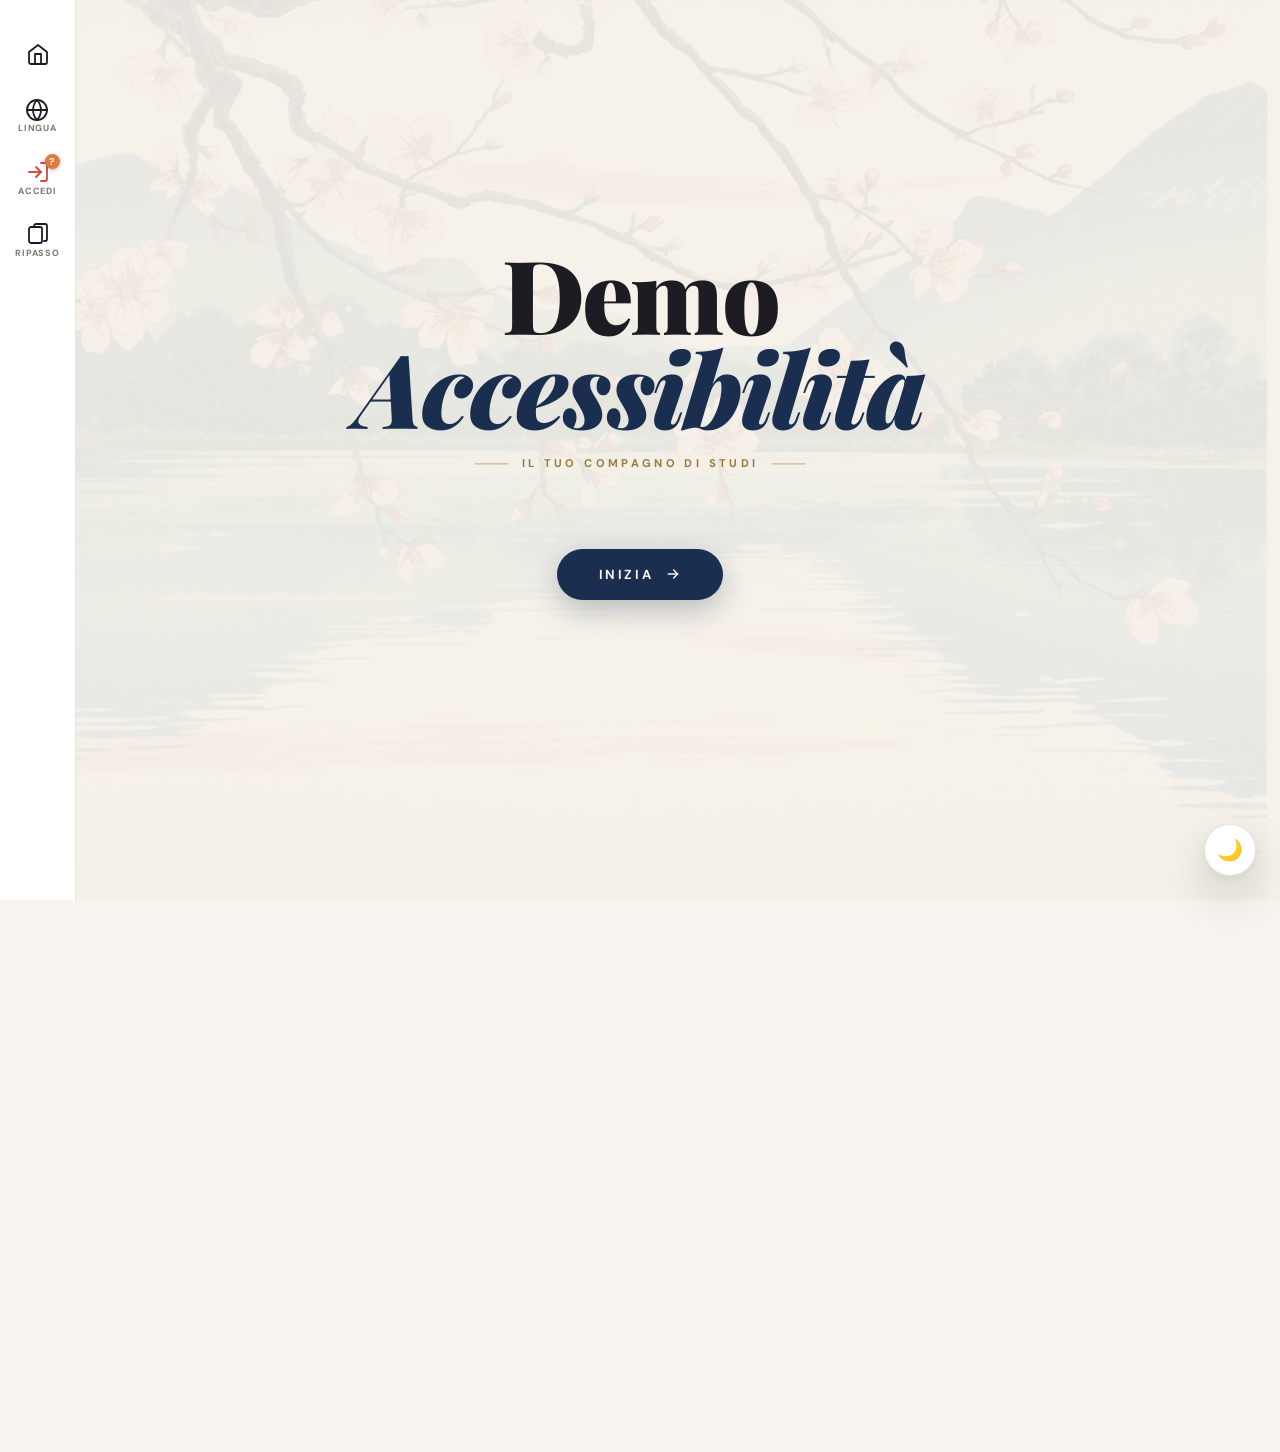
<file: index.html>
<!DOCTYPE html>
<html lang="it">
<head>
<meta charset="UTF-8">
<meta name="viewport" content="width=device-width, initial-scale=1.0">
<title>Demo Accessibilità</title>
<meta name="description" content="Flashcard, riassunti e videolezioni gratuite per preparare i tuoi esami universitari.">

<!-- Identità browser: favicon UMS, colore cornice mobile, anteprima link condivisi -->
<link rel="icon" type="image/svg+xml" href="data:image/svg+xml,%3Csvg%20xmlns='http://www.w3.org/2000/svg'%20viewBox='0%200%2064%2064'%3E%3Crect%20width='64'%20height='64'%20rx='14'%20fill='%23F7F4EF'/%3E%3Ctext%20x='32'%20y='43'%20text-anchor='middle'%20font-family='Georgia,serif'%20font-weight='700'%20font-size='30'%20fill='%231C1C22'%3ED%3Ctspan%20fill='%2322365F'%20font-style='italic'%3EA%3C/tspan%3E%3C/text%3E%3Crect%20x='25'%20y='51'%20width='14'%20height='2'%20rx='1'%20fill='%23C8A96E'/%3E%3C/svg%3E">
<meta name="theme-color" content="#F7F4EF">
<meta name="theme-color" content="#14161C" media="(prefers-color-scheme: dark)">
<link rel="manifest" href="manifest.json">
<link rel="apple-touch-icon" href="icons/icon-180.png">
<meta name="mobile-web-app-capable" content="yes">
<meta name="apple-mobile-web-app-capable" content="yes">
<meta name="apple-mobile-web-app-title" content="Demo">
<meta name="apple-mobile-web-app-status-bar-style" content="default">
<meta property="og:type" content="website">
<meta property="og:site_name" content="Demo Accessibilità">
<meta property="og:title" content="Demo Accessibilità">
<meta property="og:description" content="Flashcard, riassunti e videolezioni gratuite per preparare i tuoi esami universitari.">
<link rel="preconnect" href="https://fonts.googleapis.com">
<link rel="preconnect" href="https://fonts.gstatic.com" crossorigin>
<link href="https://fonts.googleapis.com/css2?family=Playfair+Display:ital,wght@0,400;0,600;0,700;0,900;1,600;1,700;1,900&family=DM+Sans:ital,wght@0,300;0,400;0,500;0,700&display=swap" rel="stylesheet">

<!-- Precarico la filigrana: dev'essere già a schermo prima che arrivino le lettere -->
<link rel="preload" as="image" href="img/sfondo-giappone-1600.png">

<style>
:root{
  --ivory:#F7F4EF; --ivory-2:#EFEBE2;
  --gold:#C8A96E; --gold-lt:#E8D5AA; --gold-dk:#9A7A3F;
  --navy:#1A2F4F; --navy-lt:#2A4A72;
  --dust:#E8E4DC; --mist:#C5C1B8;
  --ink:#1C1C22; --body:#3D3C3A; --sub:#7A7770;
  --font-display:'Playfair Display', Georgia, serif;
  --font-body:'DM Sans', system-ui, sans-serif;
  --r-sm:8px; --r-md:14px; --r-lg:20px; --r-xl:28px; --r-pill:50px;
  --shadow-card:0 4px 20px rgba(15,17,23,0.06), 0 1px 3px rgba(15,17,23,0.04);
  --shadow-lift:0 18px 46px rgba(15,17,23,0.16), 0 3px 10px rgba(15,17,23,0.06);
  --ease:cubic-bezier(.16,.84,.44,1);
}
*,*::before,*::after{box-sizing:border-box;margin:0;padding:0;}
html{scroll-behavior:smooth;}
body{
  background:var(--ivory); font-family:var(--font-body); color:var(--body);
  line-height:1.7; position:relative; overflow-x:hidden; font-size:16px;
  min-height:100vh;
  transition:background-color .35s ease, color .35s ease;
}
/* In splash lo scroll è bloccato: la pagina è un'unica schermata */
body.splash{overflow:hidden; height:100vh;}
img{display:block;max-width:100%;}
a{color:inherit;}
button{font-family:inherit;}
a:focus-visible, button:focus-visible, input:focus-visible{outline:2px solid var(--gold); outline-offset:3px; border-radius:6px;}
::selection{background:var(--gold-lt); color:var(--ink);}

/* ============================================================
   FILIGRANA — sfondo fisso, dietro a tutto (z-index:-1),
   presente da subito, "che si vede e non si vede"
============================================================ */
#watermark{
  position:fixed; inset:0; z-index:-1; pointer-events:none;
  background:url('img/sfondo-giappone-1600.png') center center / cover no-repeat;
  opacity:.09;
  transition:opacity .3s ease;
}
body.night-mode #watermark{opacity:.06;}

/* ============================================================
   BRAND — morfa dallo splash (grande, centrato) all'app (piccolo, alto a sx)
============================================================ */
#brandStage{
  position:fixed; left:50%; top:40%; transform:translate(-50%,-50%);
  z-index:60; text-align:center; cursor:default;
  transition:top .95s var(--ease), left .95s var(--ease), transform .95s var(--ease);
}
#brand{
  font-family:var(--font-display); font-weight:900; color:var(--ink);
  font-size:clamp(3rem,10vw,6.4rem); line-height:.92; letter-spacing:-.025em;
  transition:font-size .95s var(--ease);
  display:inline-block;
}
#brand .brand-l1, #brand .brand-l2{display:block; white-space:nowrap;}
#brand .brand-l2{font-style:italic; color:var(--navy);}

/* entrata dai due lati */
@keyframes slideFromLeft{from{opacity:0; transform:translateX(-115vw);} to{opacity:1; transform:translateX(0);}}
@keyframes slideFromRight{from{opacity:0; transform:translateX(115vw);} to{opacity:1; transform:translateX(0);}}
#brand .brand-l1{animation:slideFromLeft 1s .3s var(--ease) both;}
#brand .brand-l2{animation:slideFromRight 1s .42s var(--ease) both;}

/* stato APP: rimpicciolisce e va in alto a sinistra */
body.app-mode #brandStage{
  left:26px; top:22px; transform:translate(0,0); cursor:pointer;
}
body.app-mode #brand{
  font-size:clamp(1.35rem,4.5vw,1.9rem); line-height:.95;
}
body.app-mode #brand .brand-l1, body.app-mode #brand .brand-l2{display:inline;}
body.app-mode #brand .brand-l2{margin-left:.28em;}
@media(max-width:560px){
  body.app-mode #brand{font-size:1.25rem;}
  body.app-mode #brand .brand-l1, body.app-mode #brand .brand-l2{display:block;}
  body.app-mode #brand .brand-l2{margin-left:0;}
}

/* ============================================================
   EXTRA DELLO SPLASH — sottotitolo, INIZIA, badge
============================================================ */
#hero-extras{
  position:fixed; left:50%; top:63%; transform:translateX(-50%);
  z-index:55; text-align:center; width:min(90vw,640px);
  transition:opacity .5s ease, transform .5s ease;
}
.brand-tagline{
  margin-top:1.05rem;
  font-size:.7rem; font-weight:700; letter-spacing:.3em; text-transform:uppercase;
  color:var(--gold-dk);
  display:flex; align-items:center; justify-content:center; gap:13px;
  opacity:0; animation:fadeUp .7s 1.5s ease both;
  max-height:40px; overflow:hidden;
  transition:opacity .45s ease, max-height .55s ease, margin-top .45s ease;
}
.brand-tagline::before, .brand-tagline::after{content:''; display:block; width:34px; height:1px; background:var(--gold);}
body.app-mode .brand-tagline{opacity:0; max-height:0; margin-top:0; pointer-events:none;}

#inizia{
  margin-top:0;
  display:inline-flex; align-items:center; gap:12px;
  background:var(--navy); color:var(--ivory);
  border:none; border-radius:var(--r-pill);
  padding:1.05rem 2.6rem;
  font-size:.82rem; font-weight:700; letter-spacing:.2em; text-transform:uppercase;
  cursor:pointer; box-shadow:0 10px 30px rgba(26,47,79,.28);
  opacity:0; animation:fadeUp .7s 2s ease both;
  transition:transform .25s var(--ease), box-shadow .25s, background-color .25s;
}
#inizia:hover{transform:translateY(-3px); box-shadow:0 16px 40px rgba(26,47,79,.36); background:var(--navy-lt);}
#inizia:active{transform:translateY(-1px);}
#inizia svg{width:16px;height:16px;stroke:currentColor;fill:none;stroke-width:2.2;stroke-linecap:round;stroke-linejoin:round;}

.hero-badges{
  display:flex; justify-content:center; gap:10px; flex-wrap:wrap; margin-top:2.4rem;
  opacity:0; animation:fadeUp .7s 2.3s ease both;
}
@keyframes fadeUp{from{opacity:0; transform:translateY(18px);} to{opacity:1; transform:translateY(0);}}

/* ANTI-FLASH — gli stili completi di #ums-sostieni vivono in fondo alla
   pagina: finché il browser non li ha letti, al refresh il pulsante
   compariva per un attimo bianco e nudo, con la tazzina nera. Qui lo
   teniamo invisibile dal primo paint; poi il suo fadeUp (in fondo) lo
   fa entrare come INIZIA. Il media reduced-motion laggiù, venendo dopo,
   continua a vincere e a mostrarlo subito. */
#ums-sostieni{ opacity:0; }
#ums-sostieni .ums-cup{ fill:none; stroke:currentColor; }

/* i badge (riusati anche nel footer) */
.author-badge{
  display:inline-flex;align-items:center;gap:10px;background:#fff;padding:6px 15px 6px 6px;
  border-radius:var(--r-pill);text-decoration:none;border:1px solid var(--dust);box-shadow:var(--shadow-card);
  transition:transform .25s var(--ease), box-shadow .25s, border-color .25s, background-color .3s;
}
.author-badge:hover{transform:translateY(-3px);box-shadow:var(--shadow-lift);border-color:var(--gold);}
.author-img{width:30px;height:30px;border-radius:50%;object-fit:cover;}
.author-name{font-size:.78rem;font-weight:500;color:var(--ink);}
.author-name strong{font-weight:700;}

/* quando entriamo in app, lo splash-extra sparisce */
body.app-mode #hero-extras{opacity:0; transform:translateX(-50%) translateY(-24px); pointer-events:none;}

/* ============================================================
   TOP BAR (solo in app) — sfondo dietro brand + controlli
============================================================ */
#topbar{
  position:fixed; top:0; left:0; width:100%; height:76px; z-index:50;
  background:rgba(247,244,239,.9); backdrop-filter:blur(10px);
  border-bottom:1px solid var(--dust);
  opacity:0; pointer-events:none;
  transition:opacity .5s ease .15s, background-color .3s, border-color .3s;
}
body.app-mode #topbar{opacity:1;}

/* ============================================================
   CONTROLLI FISSI — lingua (in app) + night (sempre)
============================================================ */
#top-controls{
  position:fixed; top:18px; right:22px; z-index:65;
  display:flex; align-items:center; gap:10px;
  opacity:0; pointer-events:none;
  transition:opacity .5s ease .2s;
}
body.app-mode #top-controls{opacity:1; pointer-events:auto;}
.top-wa{
  width:44px; height:44px; border-radius:50%;
  background:#fff; border:1px solid var(--dust); box-shadow:var(--shadow-card);
  display:flex; align-items:center; justify-content:center; flex-shrink:0;
  transition:transform .2s var(--ease), box-shadow .2s, border-color .2s, background-color .3s;
}
.top-wa img{width:22px; height:22px;}
.top-wa:hover{transform:translateY(-2px); box-shadow:var(--shadow-lift); border-color:var(--gold);}

#night-toggle{
  position:fixed; bottom:24px; right:24px; z-index:9999;
  width:52px; height:52px; border-radius:50%;
  border:1px solid var(--dust); background:#fff; color:var(--ink);
  font-size:1.3rem; line-height:1; cursor:pointer; box-shadow:var(--shadow-lift);
  display:flex; align-items:center; justify-content:center;
  transition:transform .2s, background-color .3s, border-color .3s, color .3s;
}
#night-toggle:hover{transform:scale(1.08); border-color:var(--gold);}
#night-toggle:active{transform:scale(.96);}

/* ============================================================
   LANGUAGE SELECTOR (ripreso dal template lezione)
============================================================ */
#google_translate_element{display:none;}
#custom-lang-selector{display:inline-flex; flex-direction:column; align-items:center;
  background:#fff; border:1px solid var(--dust); border-radius:var(--r-md);
  padding:6px 14px; position:relative; box-shadow:var(--shadow-card);
  transition:background-color .3s, border-color .3s;}
#lang-toggle-btn{background:transparent; border:none; color:var(--navy);
  font-size:12px; font-weight:700; cursor:pointer; text-transform:uppercase;
  letter-spacing:.12em; outline:none; display:inline-flex; align-items:center; gap:6px;}
#lang-toggle-btn svg{width:15px;height:15px;stroke:currentColor;fill:none;stroke-width:1.7;stroke-linecap:round;stroke-linejoin:round;}
#lang-loading{font-size:18px; animation:spin 1s linear infinite; margin-bottom:5px;}
@keyframes spin{100%{transform:rotate(360deg);}}
.lang-options{display:none; position:absolute; top:112%; right:0;
  background:#fff; border:1px solid var(--dust); border-radius:var(--r-lg);
  grid-template-columns:repeat(4,1fr); gap:8px; padding:14px;
  box-shadow:var(--shadow-lift); min-width:240px; z-index:80;
  transition:background-color .3s, border-color .3s;}
.lang-options.show{display:grid;}
.lang-options button{background:transparent; border:1px solid transparent; padding:6px;
  cursor:pointer; border-radius:var(--r-sm); font-size:22px; transition:.2s;}
.lang-options button.active-lang{background:rgba(200,169,110,.12); border-color:var(--gold);}
.lang-options button:hover{transform:scale(1.15);}
.skiptranslate{display:none !important;}
body{top:0 !important;}
#goog-gt-tt,.goog-te-balloon-frame{display:none !important;}
.goog-text-highlight{background:transparent !important; box-shadow:none !important; border:none !important;}
#translation-disclaimer{display:none; position:fixed; top:64px; right:22px; z-index:64;
  background:#FFFBEA; color:#7A6220; padding:8px 14px; border-radius:var(--r-md);
  font-size:.75rem; border:1px solid #F0E08A; max-width:280px;}

/* ============================================================
   APP VIEW — catalogo materie (nascosto durante lo splash)
============================================================ */
#appview{
  opacity:0; transform:translateY(24px); pointer-events:none;
  transition:opacity .6s ease .25s, transform .6s var(--ease) .25s;
  padding:112px 1.5rem 0;
  max-width:1080px; margin:0 auto;
}
body.app-mode #appview{opacity:1; transform:translateY(0); pointer-events:auto;}

.app-head{display:flex; align-items:flex-end; justify-content:space-between; gap:1rem; margin-bottom:1.6rem;}
.app-kicker{display:block; font-size:.64rem; font-weight:700; letter-spacing:.28em; text-transform:uppercase; color:var(--gold-dk); margin-bottom:6px;}
.app-head h2{font-family:var(--font-display); font-weight:700; font-style:italic;
  font-size:clamp(1.7rem,4.4vw,2.4rem); color:var(--ink); line-height:1;}
.app-head .count-chip{
  font-size:.66rem; font-weight:700; letter-spacing:.18em; text-transform:uppercase;
  color:var(--gold-dk); background:rgba(200,169,110,.12);
  padding:6px 12px; border-radius:var(--r-pill); white-space:nowrap;
}

/* Ricerca a pillola */
.search-pill{
  display:flex; align-items:center; gap:14px;
  background:#fff; border:1px solid var(--dust); border-radius:var(--r-pill);
  padding:0 1.4rem; margin-bottom:2rem; box-shadow:var(--shadow-card);
  transition:border-color .25s, box-shadow .25s, background-color .3s;
}
.search-pill:focus-within{border-color:var(--gold); box-shadow:0 0 0 4px rgba(200,169,110,.14);}
.search-pill svg{width:20px;height:20px;stroke:var(--sub);fill:none;stroke-width:1.8;stroke-linecap:round;flex-shrink:0;}
.search-pill input{flex:1; border:none; outline:none; background:transparent;
  font-family:var(--font-body); font-size:1.05rem; color:var(--ink); padding:1.05rem 0; min-width:0;}
.search-pill input::placeholder{color:var(--mist);}
.search-clear{background:none; border:none; cursor:pointer; color:var(--mist);
  font-size:1.4rem; line-height:1; padding:4px; display:none; transition:color .2s;}
.search-clear.visible{display:block;}
.search-clear:hover{color:var(--navy);}

/* Griglia materie */
.subj-grid{display:grid; grid-template-columns:1fr; gap:10px;}
@media(min-width:720px){.subj-grid{grid-template-columns:1fr 1fr; gap:12px;}}

/* Intestazione d'anno — editoriale: numero grande a lato, titolo Playfair,
   sottotitolo anno accademico. Occupa l'intera riga della griglia. */
.year-head{grid-column:1/-1; display:flex; align-items:center; gap:18px;
  margin:30px 0 8px; padding-bottom:14px; border-bottom:1px solid var(--gold-lt);}
.year-head:first-child{margin-top:4px;}
.year-head .yh-num{font-family:var(--font-display,'Playfair Display',Georgia,serif);
  font-size:3.4rem; line-height:.8; font-weight:800; color:var(--gold); flex:0 0 auto;}
.year-head .yh-text{flex:1; min-width:0;}
.year-head .yh-title{display:block; font-family:var(--font-display,'Playfair Display',Georgia,serif);
  font-size:1.7rem; font-weight:800; color:var(--navy,#1A2F4F); letter-spacing:-.01em; line-height:1.05;}
.year-head .yh-sub{display:block; font-size:.66rem; font-weight:600; letter-spacing:.18em;
  text-transform:uppercase; color:var(--gold-dk); margin-top:6px;}
.year-head .yh-count{flex:0 0 auto; align-self:flex-end; font-size:.8rem;
  color:var(--sub,#7a7770); white-space:nowrap;}
body.night-mode .year-head .yh-title{color:#f0e9e2;}
body.night-mode .year-head{border-bottom-color:#3a332c;}
@media(max-width:520px){.year-head .yh-num{font-size:2.6rem;} .year-head .yh-title{font-size:1.4rem;}}

.subj-card{
  display:flex; align-items:center; gap:0.9rem; width:100%; text-align:left;
  background:#fff; border:1px solid var(--dust); border-radius:var(--r-md);
  padding:0.8rem 1rem; cursor:pointer;
  box-shadow:0 1px 2px rgba(15,17,23,.04);
  transition:transform .2s var(--ease), box-shadow .2s, border-color .2s, background-color .3s;
  -webkit-appearance:none; appearance:none; font:inherit; color:inherit;
  text-decoration:none;
}
.subj-card:hover{transform:translateY(-2px); box-shadow:var(--shadow-card); border-color:var(--gold);}
.subj-glyph{
  width:44px; min-width:44px; display:flex; align-items:center; justify-content:center;
  color:var(--dust); transition:color .2s, transform .2s var(--ease);
}
.subj-glyph svg{width:32px; height:32px; stroke:currentColor; fill:none; stroke-width:1.9; stroke-linejoin:round; stroke-linecap:round;}
.subj-card:hover .subj-glyph{color:var(--gold); transform:rotate(15deg);}
.subj-body{flex:1; min-width:0;}
.subj-name{font-family:var(--font-display); font-weight:700; font-size:1.05rem;
  color:var(--ink); line-height:1.25; display:block;}
.subj-meta{font-size:.63rem; font-weight:700; letter-spacing:.14em; text-transform:uppercase; color:var(--sub); margin-top:3px; display:block; white-space:nowrap;}
.subj-chevron{color:var(--mist); flex-shrink:0; transition:transform .2s var(--ease), color .2s;}
.subj-chevron svg{width:16px;height:16px;stroke:currentColor;fill:none;stroke-width:2;stroke-linecap:round;stroke-linejoin:round;}
.subj-card:hover .subj-chevron{color:var(--gold-dk); transform:translateX(3px);}

/* Card in evidenza: Bacheca appelli (prima voce, stile navy per distinguerla) */
.bacheca-card{
  display:flex; align-items:center; gap:1rem; width:100%; text-align:left;
  background:var(--navy); border:1px solid var(--navy); border-radius:var(--r-md);
  padding:1.1rem 1.3rem; margin-bottom:1.4rem; cursor:pointer; text-decoration:none;
  box-shadow:var(--shadow-card);
  transition:transform .2s var(--ease), box-shadow .2s, background-color .2s;
}
.bacheca-card:hover{transform:translateY(-2px); box-shadow:var(--shadow-lift); background:var(--navy-lt);}
.bacheca-glyph{width:46px; min-width:46px; height:46px; display:flex; align-items:center; justify-content:center;
  background:rgba(232,213,170,.16); border-radius:12px; color:var(--gold-lt);}
.bacheca-glyph svg{width:26px; height:26px; stroke:currentColor; fill:none; stroke-width:1.9; stroke-linecap:round; stroke-linejoin:round;}
.bacheca-body{flex:1; min-width:0;}
.bacheca-kicker{display:block; font-size:.6rem; font-weight:700; letter-spacing:.24em; text-transform:uppercase; color:var(--gold-lt); margin-bottom:3px;}
.bacheca-name{font-family:var(--font-display); font-weight:700; font-size:1.2rem; color:var(--ivory); line-height:1.2; display:block;}
.bacheca-meta{font-size:.8rem; color:rgba(247,244,239,.7); margin-top:2px; display:block;}
.bacheca-chevron{color:var(--gold-lt); flex-shrink:0; transition:transform .2s var(--ease);}
.bacheca-chevron svg{width:18px; height:18px; stroke:currentColor; fill:none; stroke-width:2; stroke-linecap:round; stroke-linejoin:round;}
.bacheca-card:hover .bacheca-chevron{transform:translateX(4px);}
body.night-mode .bacheca-card{background:var(--navy); border-color:#3A5A85;}

.subj-empty{display:none; text-align:center; padding:3rem 1rem;
  font-family:var(--font-display); font-style:italic; color:var(--sub); font-size:1.1rem; line-height:1.7;
  grid-column:1/-1;}
.subj-empty.visible{display:block;}

/* DISCLAIMER + FOOTER (in coda all'app) */
.disclaimer-card{background:#fff; border:1px solid var(--dust); border-radius:var(--r-xl);
  padding:2.6rem; margin:3.5rem auto 1.5rem; box-shadow:var(--shadow-card);
  transition:background-color .3s, border-color .3s;}
@media(max-width:700px){.disclaimer-card{padding:1.5rem; border-radius:var(--r-lg);}}
.disclaimer-card h3{font-size:.64rem; font-weight:700; letter-spacing:.22em; text-transform:uppercase; color:var(--gold-dk); margin-bottom:.8rem;}
.disclaimer-card h3:not(:first-child){margin-top:1.8rem;}
.disclaimer-card p{font-size:.8rem; color:var(--sub); line-height:1.75;}
.footer-badges{display:flex; justify-content:center; gap:10px; flex-wrap:wrap; margin:2rem 0 1rem;}
.site-footer{text-align:center; padding:2rem 1.5rem 3rem;}
.site-footer p{font-size:.7rem; color:var(--mist); letter-spacing:.1em; text-transform:uppercase; font-weight:600;}
.site-footer strong{color:var(--sub);}

/* ============================================================
   VISTA CORSO — scivola dentro dalla destra (secondo livello)
============================================================ */
#course-view{
  position:fixed; inset:0; z-index:85; background:var(--ivory);
  transform:translateX(100%); pointer-events:none;
  transition:transform .45s var(--ease);
  overflow-y:auto; -webkit-overflow-scrolling:touch;
}
#course-view.open{transform:translateX(0); pointer-events:auto;}

.cv-inner{max-width:820px; margin:0 auto; padding:1.6rem 1.5rem 4rem;}

.cv-header{padding:.5rem 0 1.6rem;}
.cv-back{
  display:inline-flex; align-items:center; gap:8px;
  background:none; border:none; cursor:pointer; padding:8px 4px;
  font-family:var(--font-body); font-size:.8rem; font-weight:700;
  letter-spacing:.1em; text-transform:uppercase; color:var(--sub);
  transition:color .2s, gap .2s;
}
.cv-back svg{width:18px;height:18px;stroke:currentColor;fill:none;stroke-width:2;stroke-linecap:round;stroke-linejoin:round;}
.cv-back:hover{color:var(--navy); gap:12px;}
.cv-kicker{display:block; font-size:.64rem; font-weight:700; letter-spacing:.28em; text-transform:uppercase; color:var(--gold-dk); margin:1.2rem 0 6px;}
.cv-title{font-family:var(--font-display); font-weight:700; font-style:italic;
  font-size:clamp(1.7rem,5vw,2.6rem); color:var(--ink); line-height:1.08;}
.cv-progress{display:inline-block; margin-top:.9rem; font-size:.68rem; font-weight:700;
  letter-spacing:.14em; text-transform:uppercase; color:var(--sub);}
.cv-progress b{color:var(--gold-dk);}
.cv-rule{border:none; border-top:1px solid var(--dust); margin:1.4rem 0 .4rem; transition:border-color .3s;}

/* righe lezione */
.cv-row{
  display:flex; align-items:center; gap:1.1rem; width:100%; text-align:left;
  background:none; border:none; border-bottom:1px solid var(--dust);
  padding:1.05rem .2rem; cursor:pointer; font:inherit; color:inherit;
  -webkit-appearance:none; appearance:none;
  opacity:0; animation:rowIn .5s var(--ease) both;
  transition:border-color .3s;
}
@keyframes rowIn{from{opacity:0; transform:translateY(10px);} to{opacity:1; transform:translateY(0);}}
.cv-num{
  font-family:var(--font-display); font-weight:900; font-size:1.9rem; line-height:.8;
  color:var(--dust); width:44px; min-width:44px; text-align:center; letter-spacing:-.03em;
  transition:color .2s;
}
.cv-row:hover .cv-num{color:var(--gold);}
.cv-row-body{flex:1; min-width:0;}
.cv-row-title{font-family:var(--font-display); font-weight:700; font-size:1.12rem; color:var(--ink); line-height:1.2;}
.cv-row-meta{display:block; font-size:.7rem; font-weight:600; letter-spacing:.02em; color:var(--gold-dk); margin-top:3px;}
.cv-row-meta.empty{color:var(--mist); font-weight:500;}
.cv-dot{width:10px; height:10px; min-width:10px; border-radius:50%; border:1.5px solid var(--mist); background:transparent; transition:.2s;}
.cv-dot.on{background:var(--gold); border-color:var(--gold); box-shadow:0 0 0 4px rgba(200,169,110,.16);}
.cv-chevron{color:var(--mist); flex-shrink:0; transition:transform .2s var(--ease), color .2s;}
.cv-chevron svg{width:17px;height:17px;stroke:currentColor;fill:none;stroke-width:2;stroke-linecap:round;stroke-linejoin:round;}
.cv-row:hover .cv-chevron{color:var(--gold-dk); transform:translateX(3px);}

/* ============================================================
   NIGHT MODE
============================================================ */
body.night-mode{background:#14161C; color:#C7C4BC;}
body.night-mode #brand{color:#F2EFE8;}
body.night-mode #brand .brand-l2{color:#8FB4E8;}
body.night-mode .brand-tagline{color:#D9BC85;}
body.night-mode #inizia{background:var(--navy); color:#F2EFE8;}
body.night-mode #inizia:hover{background:var(--navy-lt);}
body.night-mode #night-toggle{background:#1E212A; border-color:#2B2E38; color:#F2EFE8;}
body.night-mode #topbar{background:rgba(20,22,28,.9); border-color:#2B2E38;}
body.night-mode .app-head h2{color:#F2EFE8;}
body.night-mode .app-head .count-chip{color:#D9BC85; background:rgba(200,169,110,.14);}
body.night-mode .author-badge,
body.night-mode #custom-lang-selector,
body.night-mode .lang-options,
body.night-mode .search-pill,
body.night-mode .subj-card,
body.night-mode .disclaimer-card{background:#1E212A; border-color:#2B2E38;}
body.night-mode .author-name{color:#F2EFE8;}
body.night-mode #lang-toggle-btn{color:#8FB4E8;}
body.night-mode .search-pill input{color:#F2EFE8;}
body.night-mode .search-pill svg{stroke:#918E86;}
body.night-mode .search-pill:focus-within{box-shadow:0 0 0 4px rgba(200,169,110,.1);}
body.night-mode .subj-name{color:#F2EFE8;}
body.night-mode .subj-meta,
body.night-mode .disclaimer-card p,
body.night-mode .cv-progress{color:#918E86;}
body.night-mode .subj-glyph{color:#2B2E38;}
body.night-mode .subj-card:hover .subj-glyph{color:var(--gold);}
body.night-mode .subj-eyebrow, body.night-mode .app-kicker{color:#D9BC85;}
body.night-mode .top-wa{background:#1E212A; border-color:#2B2E38;}
body.night-mode .disclaimer-card h3{color:#D9BC85;}
body.night-mode .subj-empty{color:#918E86;}
body.night-mode #course-view{background:#14161C;}
body.night-mode .cv-back{color:#918E86;}
body.night-mode .cv-back:hover{color:#8FB4E8;}
body.night-mode .cv-kicker, body.night-mode .cv-progress b, body.night-mode .cv-row-meta{color:#D9BC85;}
body.night-mode .cv-title, body.night-mode .cv-row-title{color:#F2EFE8;}
body.night-mode .cv-rule, body.night-mode .cv-row{border-color:#2B2E38;}
body.night-mode .cv-num{color:#2B2E38;}
body.night-mode .cv-row:hover .cv-num{color:var(--gold);}
body.night-mode .cv-row-meta.empty{color:#5C5F6A;}
body.night-mode .cv-dot{border-color:#5C5F6A;}
body.night-mode .cv-dot.on{background:var(--gold); border-color:var(--gold);}
body.night-mode #translation-disclaimer{background:#221D10; color:#D9BC85; border-color:#4A3F1E;}
body.night-mode .site-footer p{color:#5C5F6A;}

/* ============================================================
   INSTANT — quando si salta lo splash (già visto): niente animazioni al primo paint
============================================================ */
body.instant #brand .brand-l1, body.instant #brand .brand-l2, body.instant .brand-tagline{animation:none !important; opacity:1; transform:none;}
body.instant .brand-tagline{opacity:0;}
body.instant #brandStage, body.instant #brand, body.instant #hero-extras,
body.instant #appview, body.instant #topbar, body.instant #top-controls{transition:none !important;}

/* ============================================================
   REDUCED MOTION — niente slide, mostra tutto pronto
============================================================ */
@media (prefers-reduced-motion: reduce){
  #brand .brand-l1, #brand .brand-l2, .brand-tagline, #inizia, .hero-badges{animation:none !important; opacity:1 !important; transform:none !important;}
  body.app-mode .brand-tagline{opacity:0 !important;}
  #brandStage, #brand, #hero-extras, #appview, #topbar, #top-controls{transition:none !important;}
}

/* ---- GENERA LEZIONE ---- */
.gen-card{background:var(--card-bg,#1c1a18);border:1px solid var(--bordo-card,#2e2a26);border-radius:18px;padding:20px;margin-bottom:22px}
.gen-head{margin-bottom:14px}
.gen-kicker{font-size:.75rem;font-weight:600;letter-spacing:.06em;text-transform:uppercase;color:var(--oro,#c8a96e);display:block;margin-bottom:2px}
.gen-card h2{font-family:var(--serif,'Playfair Display',Georgia,serif);font-size:1.25rem;margin:0}
.gen-input{width:100%;font:inherit;padding:10px 14px;border-radius:12px;border:1px solid var(--bordo-card,#2e2a26);background:rgba(0,0,0,.25);color:var(--testo,#f0ebe4);margin-bottom:12px}
.gen-tabs{display:flex;gap:6px;margin-bottom:14px}
.gen-tab{font:600 .85rem/1 inherit;padding:8px 14px;border-radius:999px;border:1px solid var(--bordo-card,#2e2a26);background:transparent;color:var(--testo-tenue,#a09890);cursor:pointer;transition:.15s}
.gen-tab.active{background:var(--oro,#c8a96e);border-color:var(--oro,#c8a96e);color:#1a1612}
.gen-pane{min-height:80px}
.gen-drop{border:2px dashed var(--bordo-card,#2e2a26);border-radius:14px;padding:28px;text-align:center;color:var(--testo-tenue,#a09890);cursor:pointer;transition:.15s}
.gen-drop.on{border-color:var(--oro,#c8a96e);background:rgba(200,169,110,.08)}
.gen-rec-btn{display:flex;align-items:center;gap:10px;font:600 .95rem inherit;padding:12px 20px;border-radius:999px;border:2px solid #c05040;background:transparent;color:var(--testo,#f0ebe4);cursor:pointer;margin:0 auto;transition:.15s}
.gen-rec-btn.recording{border-color:#e05040;background:rgba(224,80,64,.12);animation:gen-pulse 1.5s ease-in-out infinite}
.gen-rec-dot{width:14px;height:14px;border-radius:50%;background:#c05040;flex-shrink:0}
.gen-rec-btn.recording .gen-rec-dot{background:#e05040}
@keyframes gen-pulse{0%,100%{opacity:1}50%{opacity:.5}}
.gen-rec-time{text-align:center;font-size:.85rem;color:var(--testo-tenue,#a09890);margin-top:8px;min-height:1.2em}
.gen-textarea{width:100%;font:.85rem ui-monospace,monospace;padding:10px;border-radius:12px;border:1px solid var(--bordo-card,#2e2a26);background:rgba(0,0,0,.25);color:var(--testo,#f0ebe4);resize:vertical}
.gen-go{display:block;width:100%;font:600 .95rem inherit;padding:12px;border-radius:999px;border:none;background:var(--oro,#c8a96e);color:#1a1612;cursor:pointer;margin-top:14px;transition:.15s}
.gen-go:disabled{opacity:.4;cursor:not-allowed}
.gen-status{font-size:.85rem;color:var(--testo-tenue,#a09890);margin-top:10px;min-height:1.2em;text-align:center}

</style>
</head>
<body class="splash">
<!-- ================================================================
     BOOT SCREEN (solo app installata) — il ponte premium:
     la splash di sistema (fondo #14161C + icona fusa) passa il
     testimone a QUESTO schermo identico, che poi sfuma sul sito.
     Nel browser normale non compare mai (display-mode: standalone).
================================================================ -->
<style id="ums-boot-style">
#ums-boot{ display: none; }
@media all and (display-mode: standalone){
  #ums-boot{
    display: flex; position: fixed; inset: 0; z-index: 2147483000;
    background: #14161C;
    align-items: center; justify-content: center;
    transition: opacity .45s ease;
  }
  #ums-boot.via{ opacity: 0; pointer-events: none; }
  .ums-boot-brand{
    text-align: center;
    font-family: 'Playfair Display', Georgia, serif;
    font-weight: 900; line-height: .96; letter-spacing: -0.02em;
    /* invisibile finché Playfair non è pronto: niente salto di font */
    opacity: 0; transition: opacity .25s ease;
  }
  .ums-boot-brand.pronta{ opacity: 1; }
  .ums-boot-brand .b1, .ums-boot-brand .b2{ display: block; font-size: clamp(2.2rem, 9vw, 3.4rem); }
  .ums-boot-brand .b1{ color: #F2EFE8; }
  .ums-boot-brand .b2{ color: #8FB4E8; font-style: italic; }
  .ums-boot-brand .btag{
    display: flex; align-items: center; justify-content: center; gap: 11px;
    margin-top: 14px;
    font-family: 'DM Sans', system-ui, sans-serif;
    font-size: .6rem; font-weight: 700; letter-spacing: .3em; text-transform: uppercase;
    color: #D9BC85;
  }
  .ums-boot-brand .btag::before, .ums-boot-brand .btag::after{
    content: ''; display: block; width: 26px; height: 1px; background: #C8A96E;
  }
  @media (prefers-reduced-motion: reduce){ #ums-boot{ transition: none; } }
}

/* ---- GENERA LEZIONE ---- */
.gen-card{background:var(--card-bg,#1c1a18);border:1px solid var(--bordo-card,#2e2a26);border-radius:18px;padding:20px;margin-bottom:22px}
.gen-head{margin-bottom:14px}
.gen-kicker{font-size:.75rem;font-weight:600;letter-spacing:.06em;text-transform:uppercase;color:var(--oro,#c8a96e);display:block;margin-bottom:2px}
.gen-card h2{font-family:var(--serif,'Playfair Display',Georgia,serif);font-size:1.25rem;margin:0}
.gen-input{width:100%;font:inherit;padding:10px 14px;border-radius:12px;border:1px solid var(--bordo-card,#2e2a26);background:rgba(0,0,0,.25);color:var(--testo,#f0ebe4);margin-bottom:12px}
.gen-tabs{display:flex;gap:6px;margin-bottom:14px}
.gen-tab{font:600 .85rem/1 inherit;padding:8px 14px;border-radius:999px;border:1px solid var(--bordo-card,#2e2a26);background:transparent;color:var(--testo-tenue,#a09890);cursor:pointer;transition:.15s}
.gen-tab.active{background:var(--oro,#c8a96e);border-color:var(--oro,#c8a96e);color:#1a1612}
.gen-pane{min-height:80px}
.gen-drop{border:2px dashed var(--bordo-card,#2e2a26);border-radius:14px;padding:28px;text-align:center;color:var(--testo-tenue,#a09890);cursor:pointer;transition:.15s}
.gen-drop.on{border-color:var(--oro,#c8a96e);background:rgba(200,169,110,.08)}
.gen-rec-btn{display:flex;align-items:center;gap:10px;font:600 .95rem inherit;padding:12px 20px;border-radius:999px;border:2px solid #c05040;background:transparent;color:var(--testo,#f0ebe4);cursor:pointer;margin:0 auto;transition:.15s}
.gen-rec-btn.recording{border-color:#e05040;background:rgba(224,80,64,.12);animation:gen-pulse 1.5s ease-in-out infinite}
.gen-rec-dot{width:14px;height:14px;border-radius:50%;background:#c05040;flex-shrink:0}
.gen-rec-btn.recording .gen-rec-dot{background:#e05040}
@keyframes gen-pulse{0%,100%{opacity:1}50%{opacity:.5}}
.gen-rec-time{text-align:center;font-size:.85rem;color:var(--testo-tenue,#a09890);margin-top:8px;min-height:1.2em}
.gen-textarea{width:100%;font:.85rem ui-monospace,monospace;padding:10px;border-radius:12px;border:1px solid var(--bordo-card,#2e2a26);background:rgba(0,0,0,.25);color:var(--testo,#f0ebe4);resize:vertical}
.gen-go{display:block;width:100%;font:600 .95rem inherit;padding:12px;border-radius:999px;border:none;background:var(--oro,#c8a96e);color:#1a1612;cursor:pointer;margin-top:14px;transition:.15s}
.gen-go:disabled{opacity:.4;cursor:not-allowed}
.gen-status{font-size:.85rem;color:var(--testo-tenue,#a09890);margin-top:10px;min-height:1.2em;text-align:center}

</style>
<div id="ums-boot" aria-hidden="true">
  <div class="ums-boot-brand notranslate" translate="no">
    <span class="b1">Demo</span>
    <span class="b2">Accessibilità</span>
    <span class="btag">Il tuo compagno di studi</span>
  </div>
</div>
<script>
(function(){
  var b = document.getElementById('ums-boot');
  if (!b) return;
  /* Il wordmark compare solo quando Playfair è caricato, così non "salta"
     dalla riserva (Georgia, più piccola) al font vero. Se il font tarda
     oltre 350ms, si mostra comunque: meglio la riserva del vuoto. */
  var brand = b.querySelector('.ums-boot-brand');
  function mostra(){ if (brand) brand.classList.add('pronta'); }
  try {
    if (document.fonts && document.fonts.check('900 1rem "Playfair Display"')) { mostra(); }
    else if (document.fonts && document.fonts.ready) {
      var tf = setTimeout(mostra, 350);
      document.fonts.ready.then(function(){ clearTimeout(tf); mostra(); });
    } else { mostra(); }
  } catch(e) { mostra(); }
  function via(){
    if (!b) return;
    b.classList.add('via');
    setTimeout(function(){ if (b && b.parentNode) b.parentNode.removeChild(b); b = null; }, 520);
  }
  if (document.readyState === 'complete') { setTimeout(via, 200); }
  else { window.addEventListener('load', function(){ setTimeout(via, 200); }); }
  setTimeout(via, 2600); /* rete lenta: mai piu' di 2,6 s di attesa */
})();
</script>

<script>try{
  if(localStorage.getItem('ums_night_mode')==='1'){document.body.classList.add('night-mode');}
}catch(e){}</script>

<!-- FILIGRANA — sfondo fisso, dietro a tutto, a bassissima opacità -->
<div id="watermark" aria-hidden="true"></div>

<!-- TOP BAR (sfondo in app) -->
<div id="topbar"></div>

<!-- BRAND che morfa -->
<div id="brandStage">
  <div id="brand" class="notranslate" translate="no">
    <span class="brand-l1">Demo</span>
    <span class="brand-l2">Accessibilità</span>
  </div>
  <div class="brand-tagline"><span>Il tuo compagno <span style="white-space:nowrap">di&nbsp;studi</span></span></div>
</div>

<!-- EXTRA SPLASH -->
<div id="hero-extras">
  <div id="hero-actions">
    <button id="inizia" type="button">
      Inizia
      <svg viewBox="0 0 24 24" aria-hidden="true"><path d="M5 12h14"/><path d="m13 6 6 6-6 6"/></svg>
    </button>
    
  </div>
  
</div>

<!-- CONTROLLI IN ALTO (in app): chat + lingua -->
<div id="top-controls">
  
  <div id="google_translate_element"></div>
  <div id="custom-lang-selector" class="notranslate">
    <div id="lang-loading" style="display:none;">&hellip;</div>
    <button id="lang-toggle-btn" onclick="toggleLangMenu()">
      <span id="lang-label"><svg viewBox="0 0 24 24" aria-hidden="true"><circle cx="12" cy="12" r="10"/><path d="M2 12h20"/><path d="M12 2a15.3 15.3 0 0 1 4 10 15.3 15.3 0 0 1-4 10 15.3 15.3 0 0 1-4-10 15.3 15.3 0 0 1 4-10Z"/></svg> Lingua</span> <small id="lang-arrow">▼</small>
    </button>
    <div class="lang-options" id="lang-options-menu">
      <button onclick="triggerTranslation('it', this)" title="Italiano" class="active-lang">🇮🇹</button>
      <button onclick="triggerTranslation('en', this)" title="English">🇬🇧</button>
      <button onclick="triggerTranslation('fr', this)" title="Français">🇫🇷</button>
      <button onclick="triggerTranslation('de', this)" title="Deutsch">🇩🇪</button>
      <button onclick="triggerTranslation('es', this)" title="Español">🇪🇸</button>
      <button onclick="triggerTranslation('bg', this)" title="Български">🇧🇬</button>
      <button onclick="triggerTranslation('pl', this)" title="Polski">🇵🇱</button>
      <button onclick="triggerTranslation('el', this)" title="Ελληνικά">🇬🇷</button>
      <button onclick="triggerTranslation('lt', this)" title="Lietuvių">🇱🇹</button>
      <button onclick="triggerTranslation('da', this)" title="Dansk">🇩🇰</button>
      <button onclick="triggerTranslation('pt', this)" title="Português">🇵🇹</button>
      <button onclick="triggerTranslation('zh-CN', this)" title="中文">🇨🇳</button>
      <button onclick="triggerTranslation('ar', this)" title="العربية">🇸🇦</button>
      <button onclick="triggerTranslation('hi', this)" title="हिन्दी">🇮🇳</button>
      <button onclick="triggerTranslation('ru', this)" title="Русский">🇷🇺</button>
      <button onclick="triggerTranslation('ja', this)" title="日本語">🇯🇵</button>
    </div>
  </div>
</div>
<div id="translation-disclaimer">🌐 Traduzione a cura dell'IA: possibili errori o imprecisioni.</div>

<!-- NIGHT -->
<button id="night-toggle" type="button" aria-label="Attiva modalità notte" title="Modalità notte on/off">🌙</button>

<!-- VISTA CORSO — scivola dentro dalla destra -->
<div id="course-view" aria-hidden="true">
  <div class="cv-inner">
    <div class="cv-header">
      <button type="button" class="cv-back" id="cv-back">
        <svg viewBox="0 0 24 24" aria-hidden="true"><path d="M19 12H5"/><path d="m11 18-6-6 6-6"/></svg>
        Indietro
      </button>
      <span class="cv-kicker">Corso</span>
      <h2 class="cv-title" id="cv-title"></h2>
      <span class="cv-progress" id="cv-progress"></span>
    </div>
    <hr class="cv-rule">
    <div id="cv-list"></div>
  </div>
</div>

<!-- APP VIEW -->
<main id="appview">
  <div class="app-head">
    <div>
      <span class="app-kicker">Catalogo</span>
      <h2>Corsi</h2>
    </div>
    <span class="count-chip" id="course-count"></span>
  </div>


  <!-- ======= GENERA UNA LEZIONE ======= -->
  <div class="gen-card" id="gen-card">
    <div class="gen-head">
      <span class="gen-kicker">Genera</span>
      <h2>Nuova lezione</h2>
    </div>
    <input type="text" id="gen-materia" class="gen-input" placeholder="Nome della materia (es. Psicologia)" autocomplete="off">
    <div class="gen-tabs">
      <button class="gen-tab active" onclick="genTab('file',this)">Carica file</button>
      <button class="gen-tab" onclick="genTab('mic',this)">Registra</button>
      <button class="gen-tab" onclick="genTab('yt',this)">YouTube</button>
    </div>
    <!-- FILE -->
    <div class="gen-pane" id="gen-file">
      <div class="gen-drop" id="gen-drop">Trascina qui un file .txt<br><small>oppure tocca per scegliere</small></div>
      <input id="gen-f" type="file" accept=".txt,.vtt,.srt" hidden>
    </div>
    <!-- MIC -->
    <div class="gen-pane" id="gen-mic" style="display:none">
      <button class="gen-rec-btn" id="gen-rec-btn" onclick="genToggleRec()">
        <span class="gen-rec-dot" id="gen-rec-dot"></span>
        <span id="gen-rec-label">Avvia registrazione</span>
      </button>
      <div class="gen-rec-time" id="gen-rec-time"></div>
    </div>
    <!-- YOUTUBE -->
    <div class="gen-pane" id="gen-yt" style="display:none">
      <textarea id="gen-yt-link" class="gen-textarea" rows="3" placeholder="Incolla i link YouTube — separati da virgola o uno per riga"></textarea>
    </div>
    <button class="gen-go" id="gen-go" onclick="genInvia()">Genera la lezione</button>
    <div class="gen-status" id="gen-status"></div>
  </div>

  <div class="search-pill">
    <svg viewBox="0 0 24 24" aria-hidden="true"><circle cx="11" cy="11" r="7"/><path d="m21 21-4.3-4.3"/></svg>
    <label for="course-search" style="position:absolute;width:1px;height:1px;overflow:hidden;clip:rect(0 0 0 0);">Cerca una materia</label>
    <input type="text" id="course-search" placeholder="Cerca una materia&hellip;" autocomplete="off">
    <button type="button" class="search-clear" id="search-clear" aria-label="Cancella ricerca">&times;</button>
  </div>

  

  <div class="subj-grid" id="course-grid"></div>
  <div class="subj-empty" id="subj-empty">Nessuna materia trovata.<br>Prova con un termine diverso.</div>

  <div class="disclaimer-card">
    <h3>Tutela del diritto d'autore e limitazione di responsabilità</h3>
    <p>Tutti i materiali didattici presenti all'interno del portale <span class="notranslate" translate="no">Demo Accessibilità</span> (inclusi, a titolo esemplificativo e non esaustivo: riassunti, schemi, mappe concettuali, flashcard e quiz) costituiscono una rielaborazione personale, critica e originale degli appunti universitari. Tali contenuti sono realizzati e condivisi esclusivamente per finalità didattiche, di studio e di mutuo soccorso accademico, ai sensi e nel pieno rispetto dell'Art. 70 della Legge 22 aprile 1941 n. 633 in materia di protezione del diritto d'autore. I materiali presenti sulla piattaforma hanno natura puramente integrativa e non intendono in alcun modo porsi come sostitutivi dei libri di testo ufficiali, delle dispense fornite dai docenti o della frequenza alle lezioni frontali. Si dichiara espressamente l'assenza di riproduzioni pedisseque, integrali o non autorizzate di opere intellettuali protette da copyright di terzi. L'utente fruitore solleva i gestori della piattaforma da qualsivoglia responsabilità derivante da un uso improprio del materiale fornito.</p>
    <h3>Aiutami a tenere in ordine la piattaforma! 🛠️</h3>
    <p>Se noti un refuso, un link che non funziona o un errore in una lezione, segnalalo: ogni segnalazione aiuta a migliorare il materiale.</p>
  </div>

  

  <footer class="site-footer">
    <p><strong class="notranslate" translate="no">Demo Accessibilità</strong> &nbsp;&middot;&nbsp; Tutti i diritti riservati &nbsp;&middot;&nbsp; &copy; 2025</p>
    <p style="margin-top:.7rem;"><a href="privacy.html" style="color:var(--sub); text-decoration:underline; text-underline-offset:2px;">Privacy</a></p>
  </footer>
</main>

<script>
// =========================================================================
// DATI CORSI
// =========================================================================
const courses = [
  { name: "Antropologia Culturale MOD. A", lezioni: { count: 1, urlTemplate: "lezione-template.html?file=antropologia-culturale-mod-a/lezione-{n}.json" } }
];

const chevronSVG = '<svg viewBox="0 0 24 24" aria-hidden="true"><path d="m9 6 6 6-6 6"/></svg>';

// Marcatori geometrici (SVG, non testo): non vengono tradotti da Google Translate.
// Uno per corso, in ordine; se i corsi superano 7 si ripetono ciclicamente.
const GLYPHS = [
  '<circle cx="20" cy="20" r="13"/>',                                  // cerchio
  '<path d="M20 6 34 32 6 32 Z"/>',                                    // triangolo
  '<rect x="8" y="8" width="24" height="24" rx="2"/>',                 // quadrato
  '<path d="M20 5 35 20 20 35 5 20 Z"/>',                              // rombo
  '<path d="M20 5 33 12.5 33 27.5 20 35 7 27.5 7 12.5 Z"/>',           // esagono
  '<path d="M20 5 34 15.5 28.5 33 11.5 33 6 15.5 Z"/>',               // pentagono
  '<circle cx="20" cy="20" r="13"/><circle cx="20" cy="20" r="4.5"/>' // cerchi concentrici
];

function normalizza(s){ return s.toLowerCase().normalize('NFD').replace(/[\u0300-\u036f]/g,''); }

// =========================================================================
// ANNI DEL CORSO — la lista `courses` sopra resta INTATTA (la pipeline la
// aggiorna). Qui una mappa separata cartella->anno raggruppa le materie al
// rendering. Tutte etichettate anno accademico 25/26. Una materia senza voce
// qui finisce in "Altro" in fondo (cosi non sparisce mai).
// =========================================================================
const ANNO_ACCADEMICO = '25/26';
const ANNO_MATERIE = {1:[],2:[],3:[],4:[],5:[]};
const ORDINALE = {1:'Primo',2:'Secondo',3:'Terzo',4:'Quarto',5:'Quinto'};

function cartellaDi(c){
  if(c.lezioni){ const m = c.lezioni.urlTemplate.match(/file=([^/]+)\//); return m ? m[1] : ''; }
  if(c.url){ const m = c.url.match(/^([^/]+)\//); return m ? m[1] : ''; }
  return '';
}
function annoDi(cartella){
  for(const a of [1,2,3,4,5]){ if(ANNO_MATERIE[a].includes(cartella)) return a; }
  return 0;
}

function cardCorso(c, i){
  const hasLezioni = !!c.lezioni;
  const el = document.createElement(hasLezioni ? 'button' : 'a');
  el.className = 'subj-card';
  el.dataset.search = normalizza(c.name);
  if (hasLezioni){ el.type = 'button'; el.addEventListener('click', () => openCourse(c)); }
  else { el.href = c.url; el.target = '_blank'; el.rel = 'noopener'; }
  const glyph = GLYPHS[i % GLYPHS.length];
  el.innerHTML = `
    <span class="subj-glyph" aria-hidden="true"><svg viewBox="0 0 40 40">${glyph}</svg></span>
    <span class="subj-body">
      <span class="subj-name">${c.name}</span>
      <span class="subj-meta">${hasLezioni ? c.lezioni.count + ' lezioni' : 'Sito esterno \u2197'}</span>
    </span>
    <span class="subj-chevron" aria-hidden="true">${chevronSVG}</span>`;
  return el;
}

function renderCourses(){
  const grid = document.getElementById('course-grid');
  grid.innerHTML = '';
  const perAnno = {1:[],2:[],3:[],4:[],5:[],0:[]};
  courses.forEach((c,i) => { perAnno[annoDi(cartellaDi(c))].push(i); });
  [1,2,3,4,5,0].forEach(anno => {
    const indici = perAnno[anno];
    if(!indici.length) return;
    const head = document.createElement('div');
    head.className = 'year-head';
    head.dataset.year = anno;
    const titolo = anno === 0 ? 'Materie' : ORDINALE[anno] + ' Anno';
    const nMaterie = indici.length + (indici.length === 1 ? ' materia' : ' materie');
    if(anno === 0){
      head.innerHTML = `<span class="yh-text"><span class="yh-title">Altro</span></span>` +
        `<span class="yh-count">${nMaterie}</span>`;
    } else {
      head.innerHTML =
        `<span class="yh-num">${anno}</span>` +
        `<span class="yh-text">` +
          `<span class="yh-title">${titolo}</span>` +
          `<span class="yh-sub">Anno Accademico ${ANNO_ACCADEMICO}</span>` +
        `</span>` +
        `<span class="yh-count">${nMaterie}</span>`;
    }
    grid.appendChild(head);
    indici.forEach(i => grid.appendChild(cardCorso(courses[i], i)));
  });
  aggiornaConteggio(courses.length);
}
function aggiornaConteggio(n){
  document.getElementById('course-count').textContent = n === 1 ? '1 materia' : n + ' materie';
}
function filtraMaterie(){
  const q = normalizza(document.getElementById('course-search').value.trim());
  let visibili = 0;
  document.querySelectorAll('.subj-card').forEach(card => {
    const match = q === '' || card.dataset.search.includes(q);
    card.style.display = match ? '' : 'none';
    if(match) visibili++;
  });
  // nascondo l'intestazione di un anno se tutte le sue materie sono filtrate
  document.querySelectorAll('.year-head').forEach(head => {
    let vis = 0, el = head.nextElementSibling;
    while(el && el.classList.contains('subj-card')){
      if(el.style.display !== 'none') vis++;
      el = el.nextElementSibling;
    }
    head.style.display = vis === 0 ? 'none' : '';
  });
  document.getElementById('subj-empty').classList.toggle('visible', visibili === 0);
  document.getElementById('search-clear').classList.toggle('visible', q !== '');
  aggiornaConteggio(visibili);
}

// =========================================================================
// SPLASH → APP
// =========================================================================
const inizia = document.getElementById('inizia');
function enterApp(){
  document.body.classList.remove('splash');
  document.body.classList.add('app-mode');
  // Autofocus solo su desktop (mouse): su touch farebbe sbucare la
  // tastiera da sola — lì il focus arriva solo toccando il campo.
  if (window.matchMedia && window.matchMedia('(hover: hover) and (pointer: fine)').matches) {
    setTimeout(() => { document.getElementById('course-search').focus({preventScroll:true}); }, 700);
  }
}
function backToSplash(){
  document.body.classList.remove('app-mode');
  document.body.classList.add('splash');
  window.scrollTo({top:0, behavior:'auto'});
}
inizia.addEventListener('click', enterApp);
// clic sul logo rimpicciolito → torna allo splash (ma neutro se sei dentro un corso)
document.getElementById('brandStage').addEventListener('click', () => {
  if(document.getElementById('course-view').classList.contains('open')) return;
  if(document.body.classList.contains('app-mode')) backToSplash();
});
// se abbiamo saltato lo splash, togliamo "instant" dopo il primo paint
requestAnimationFrame(() => { requestAnimationFrame(() => { document.body.classList.remove('instant'); }); });

// =========================================================================
// VISTA CORSO + TRACKING VISITE (localStorage, per dispositivo/browser)
// =========================================================================
const MESI = ['gennaio','febbraio','marzo','aprile','maggio','giugno','luglio','agosto','settembre','ottobre','novembre','dicembre'];

// chiave stabile del corso: la cartella nel percorso file (es. "materia-esempio")
function courseKey(course){
  const m = course.lezioni.urlTemplate.match(/file=([^/]+)\//);
  return m ? m[1] : normalizza(course.name).replace(/\s+/g,'-');
}
function loadVisits(){ try{ return JSON.parse(localStorage.getItem('ums_visits')||'{}'); }catch(e){ return {}; } }
function saveVisits(v){ try{ localStorage.setItem('ums_visits', JSON.stringify(v)); }catch(e){} }

// "l'8 luglio" / "l'11 marzo" / "il 3 maggio"
function fraseVisita(iso){
  const d = new Date(iso + 'T00:00:00');
  const g = d.getDate();
  const art = (g === 8 || g === 11) ? "l'" : "il ";
  return `visitata ${art}${g} ${MESI[d.getMonth()]}`;
}

let currentCourse = null;

function openCourse(course){
  currentCourse = course;
  const key = courseKey(course);
  const visits = loadVisits();

  document.getElementById('cv-title').textContent = course.name;

  const list = document.getElementById('cv-list');
  list.innerHTML = '';
  let fatte = 0;

  for (let i = 1; i <= course.lezioni.count; i++){
    const iso = visits[key + '#' + i];
    if (iso) fatte++;
    const url = course.lezioni.urlTemplate.replace('{n}', i);

    const row = document.createElement('button');
    row.type = 'button';
    row.className = 'cv-row';
    row.style.animationDelay = (i * 0.04) + 's';
    row.dataset.n = i;
    row.innerHTML = `
      <span class="cv-num" aria-hidden="true">${i}</span>
      <span class="cv-row-body">
        <span class="cv-row-title">Lezione ${i}</span>
        <span class="cv-row-meta ${iso ? '' : 'empty'}">${iso ? fraseVisita(iso) : 'Non ancora aperta'}</span>
      </span>
      <span class="cv-dot ${iso ? 'on' : ''}" aria-hidden="true"></span>
      <span class="cv-chevron" aria-hidden="true">${chevronSVG}</span>`;

    row.addEventListener('click', () => {
      // apre la lezione e registra la visita (ultima volta)
      window.open(url, '_blank', 'noopener');
      const oggi = new Date();
      const isoOggi = oggi.getFullYear() + '-' + String(oggi.getMonth()+1).padStart(2,'0') + '-' + String(oggi.getDate()).padStart(2,'0');
      const v = loadVisits();
      v[key + '#' + i] = isoOggi;
      saveVisits(v);
      // aggiorno la riga in tempo reale
      row.querySelector('.cv-dot').classList.add('on');
      const meta = row.querySelector('.cv-row-meta');
      meta.classList.remove('empty');
      meta.textContent = fraseVisita(isoOggi);
      aggiornaProgresso(course, key);
    });

    list.appendChild(row);
  }

  aggiornaProgresso(course, key, fatte);
  document.getElementById('course-view').classList.add('open');
  document.getElementById('course-view').setAttribute('aria-hidden','false');
  document.body.style.overflow = 'hidden';
}

function aggiornaProgresso(course, key, fatteNota){
  let fatte = fatteNota;
  if (fatte === undefined){
    const v = loadVisits();
    fatte = 0;
    for (let i = 1; i <= course.lezioni.count; i++) if (v[key + '#' + i]) fatte++;
  }
  document.getElementById('cv-progress').innerHTML = `<b>${fatte}</b> di ${course.lezioni.count} visitate`;
}

function closeCourse(){
  document.getElementById('course-view').classList.remove('open');
  document.getElementById('course-view').setAttribute('aria-hidden','true');
  document.body.style.overflow = '';
  currentCourse = null;
}
document.getElementById('cv-back').addEventListener('click', closeCourse);
document.addEventListener('keydown', (e) => { if(e.key === 'Escape') closeCourse(); });

// ricerca
const searchInput = document.getElementById('course-search');
searchInput.addEventListener('input', filtraMaterie);
document.getElementById('search-clear').addEventListener('click', () => { searchInput.value=''; filtraMaterie(); searchInput.focus(); });
searchInput.addEventListener('keydown', (e) => { if(e.key==='Escape'){ searchInput.value=''; filtraMaterie(); } });

renderCourses();
</script>

<!-- LANGUAGE JS -->
<script>
  const langLabels = {'it':'Lingua','en':'Language','fr':'Langue','de':'Sprache','es':'Idioma','bg':'Език','pl':'Język','el':'Γλώσσα','lt':'Kalba','da':'Sprog','pt':'Língua','zh-CN':'语言','ar':'اللغة','hi':'भाषा','ru':'Язык','ja':'日本語'};
  const langGlobeSVG = '<svg viewBox="0 0 24 24" aria-hidden="true"><circle cx="12" cy="12" r="10"/><path d="M2 12h20"/><path d="M12 2a15.3 15.3 0 0 1 4 10 15.3 15.3 0 0 1-4 10 15.3 15.3 0 0 1-4-10 15.3 15.3 0 0 1 4-10Z"/></svg>';
  function googleTranslateElementInit(){ new google.translate.TranslateElement({pageLanguage:'it',includedLanguages:'en,it,fr,de,es,bg,pl,el,lt,da,pt,zh-CN,ar,hi,ru,ja',autoDisplay:false}, 'google_translate_element'); }
  function toggleLangMenu(){ const m=document.getElementById('lang-options-menu'); const a=document.getElementById('lang-arrow'); m.classList.toggle('show'); a.innerHTML=m.classList.contains('show')?'▲':'▼'; }
  function triggerTranslation(lang, btn){
    const loading=document.getElementById('lang-loading'), menu=document.getElementById('lang-options-menu'), toggleBtn=document.getElementById('lang-toggle-btn'), label=document.getElementById('lang-label'), disc=document.getElementById('translation-disclaimer');
    label.innerHTML = langGlobeSVG + ' ' + (langLabels[lang]||'Language');
    loading.style.display='block'; menu.classList.remove('show'); toggleBtn.style.display='none';
    document.querySelectorAll('.lang-options button').forEach(b=>b.classList.remove('active-lang')); btn.classList.add('active-lang');
    const sel=document.querySelector('select.goog-te-combo'); if(sel){ sel.value=lang; sel.dispatchEvent(new Event('change',{bubbles:true})); }
    if(disc) disc.style.display = lang!=='it' ? 'block' : 'none';
    setTimeout(()=>{ loading.style.display='none'; toggleBtn.style.display='inline-flex'; document.getElementById('lang-arrow').innerHTML='▼'; }, 1500);
  }
</script>
<script type="text/javascript" src="https://translate.google.com/translate_a/element.js?cb=googleTranslateElementInit"></script>

<!-- NIGHT MODE -->
<script>
(function(){
  const KEY='ums_night_mode', btn=document.getElementById('night-toggle');
  function apply(on){ document.body.classList.toggle('night-mode', on); btn.textContent = on?'☀️':'🌙'; btn.setAttribute('aria-label', on?'Attiva modalità giorno':'Attiva modalità notte'); }
  apply(document.body.classList.contains('night-mode'));
  btn.addEventListener('click', ()=>{ const on=!document.body.classList.contains('night-mode'); apply(on); try{localStorage.setItem(KEY, on?'1':'0');}catch(e){} });
})();
</script>

<!-- ================================================================
     INSTA-NAV — BLOCCO ADDITIVO (versione index)
     Stessa barra del template lezione: rail a sinistra su desktop,
     barra in basso su mobile. Ordine: Lingua · Home · l'autore
     (avatar → popup © 2025 → social) · chat.
     Il selettore lingua di #top-controls viene SPOSTATO nella barra
     (logica intatta); i vecchi badge sotto INIZIA e i controlli in
     alto vengono nascosti. INIZIA viene alzato (63% → 56%).
================================================================ -->
<style id="ums-inav-style">
  /* SFONDO STABILE — come nel template: con inset:0 il watermark si
     riscala quando la barra del browser mobile si ritira. Ancorato in
     alto con altezza 100lvh (il massimo del viewport) resta immobile. */
  #watermark{
    bottom: auto;
    height: 100vh;
    height: 100lvh;
  }

  /* INIZIA nello splash: alzato rispetto all'origine (63%) ma con
     più respiro dal brand rispetto al primo tentativo (56%) */
  #hero-extras{ top: 59%; }
  /* Solo PC: un filo più in basso ancora, per dare respiro al brand */
  @media (min-width: 901px){
    #hero-extras{ top: 61%; }
  }

  /* Via i vecchi accessi: badge sotto INIZIA e controlli in alto */
  .hero-badges{ display: none !important; }
  #top-controls{ display: none !important; }

  #ums-insta-nav{
    /* MOBILE-FIRST: la barra in basso è lo stato di default, così
       esiste sempre anche se una media query non scattasse; il rail
       desktop è solo l'override sotto. */
    position: fixed;
    left: 0; right: 0; bottom: 0;
    height: calc(58px + env(safe-area-inset-bottom, 0px));
    padding: 0 8px env(safe-area-inset-bottom, 0px);
    z-index: 990; /* sopra course-view (85) e topbar (50), sotto night-toggle (9999) */
    background: rgba(255,255,255,.92);
    -webkit-backdrop-filter: blur(12px); backdrop-filter: blur(12px);
    border-top: 1px solid var(--dust, #E8E4DC);
    display: flex;
    flex-direction: row;
    align-items: center;
    justify-content: space-around;
    font-family: var(--font-body, 'DM Sans', sans-serif);
  }

  .ums-inav-item{
    display: flex; flex-direction: column;
    align-items: center; justify-content: center;
    gap: 3px;
    border: none; background: transparent;
    text-decoration: none; cursor: pointer;
    color: var(--ink, #1C1C22);
    border-radius: 12px;
    transition: background .18s, transform .18s;
    -webkit-tap-highlight-color: transparent;
  }
  .ums-inav-item:hover{ background: rgba(15,17,23,.05); }
  .ums-inav-item:active{ transform: scale(.94); }
  .ums-inav-item > svg{
    width: 24px; height: 24px;
    stroke: currentColor; fill: none;
    stroke-width: 1.8; stroke-linecap: round; stroke-linejoin: round;
  }

  .ums-inav-label{
    font-size: .56rem; font-weight: 700;
    letter-spacing: .1em; text-transform: uppercase;
    color: var(--sub, #7A7770);
    line-height: 1;
  }

  .ums-inav-avatar{
    width: 28px; height: 28px; border-radius: 50%;
    object-fit: cover; display: block;
    border: 2px solid transparent;
    transition: border-color .2s;
  }
  .ums-inav-item:hover .ums-inav-avatar{ border-color: var(--gold, #C8A96E); }

  /* --- Selettore lingua trapiantato nella barra --- */
  #ums-insta-nav #custom-lang-selector{
    background: transparent !important; border: none !important;
    box-shadow: none !important; padding: 0 !important; margin: 0 !important;
    position: static !important;
  }
  #ums-insta-nav #lang-toggle-btn{
    display: flex; flex-direction: column; align-items: center; gap: 3px;
    background: transparent; border: none; cursor: pointer;
    font-family: var(--font-body, 'DM Sans', sans-serif);
    font-size: .56rem; font-weight: 700;
    letter-spacing: .1em; text-transform: uppercase;
    color: var(--sub, #7A7770);
  }
  #ums-insta-nav #lang-label svg{
    width: 24px; height: 24px;
    stroke: currentColor; fill: none;
    stroke-width: 1.8; stroke-linecap: round; stroke-linejoin: round;
    color: var(--ink, #1C1C22);
    display: block; margin: 0 auto;
  }
  #ums-insta-nav #lang-arrow{ display: none; }

  /* Menu bandiere nel BODY (mai dentro la barra: il backdrop-filter
     sfaserebbe render e tap su iOS). Centrato senza transform. */
  .lang-options.ums-lang-portal{
    position: fixed;
    top: auto; right: auto; left: auto;
    transform: none;
    z-index: 995;
  }
  .lang-options.ums-lang-portal.show{ display: grid; }

  /* ---------------- DESKTOP: rail a sinistra (override) ---------------- */
  @media (min-width: 901px){
    #ums-insta-nav{
      top: 0; left: 0; bottom: 0; right: auto;
      width: 76px; height: auto;
      flex-direction: column;
      align-items: center;
      justify-content: flex-start;
      gap: 10px;
      padding: 28px 0;
      background: #fff;
      -webkit-backdrop-filter: none; backdrop-filter: none;
      border-top: none;
      border-right: 1px solid var(--dust, #E8E4DC);
    }
    .ums-inav-item{ width: 52px; height: 52px; flex: 0 0 auto; max-width: none; }
    body{ padding-left: 76px; }
    #topbar{ left: 76px !important; width: calc(100% - 76px) !important; }
    #course-view{ left: 76px !important; }
    /* il brand rimpicciolito (app-mode) parte dopo il rail, non sotto */
    body.app-mode #brandStage{ left: 102px; }
    .lang-options.ums-lang-portal{ left: 90px; top: 24px; bottom: auto; }
  }

  /* ---------------- MOBILE: aggiustamenti di contorno ---------------- */
  @media (max-width: 900px){
    .ums-inav-item{ flex: 1 1 0; height: 50px; max-width: 90px; }
    #night-toggle{ bottom: calc(78px + env(safe-area-inset-bottom, 0px)) !important; }
    .site-footer{ padding-bottom: calc(3rem + 70px + env(safe-area-inset-bottom, 0px)); }
    #course-view .cv-inner{ padding-bottom: calc(70px + env(safe-area-inset-bottom, 0px)); }
    .lang-options.ums-lang-portal{
      left: 0; right: 0;
      margin: 0 auto;
      width: max-content;
      max-width: calc(100vw - 24px);
      bottom: calc(70px + env(safe-area-inset-bottom, 0px));
      top: auto;
    }
  }

  /* ---------------- Night mode ----------------
     Testi/icone usano var(--ink)/var(--sub): l'index li rimappa da
     solo col tema scuro, qui si scurisce solo la superficie. */
  body.night-mode #ums-insta-nav{
    background: #16181F;
    border-color: #2B2E38;
  }
  @media (max-width: 900px){
    body.night-mode #ums-insta-nav{ background: rgba(20,22,28,.92); }
  }
  body.night-mode .ums-inav-item:hover{ background: rgba(255,255,255,.07); }
  body.night-mode #ums-insta-nav #lang-label svg{ color: #F2EFE8; }
  body.night-mode .ums-inav-item{ color: #F2EFE8; }

  /* ---------------- Popup "Creato da l'autore" ---------------- */
  #ums-autore-overlay{
    display: none;
    position: fixed; inset: 0;
    z-index: 9998;
    background: rgba(15,17,23,.55);
    -webkit-backdrop-filter: blur(6px); backdrop-filter: blur(6px);
    align-items: center; justify-content: center;
    padding: 24px;
  }
  #ums-autore-overlay.show{ display: flex; }

  .ums-autore-card{
    background: var(--ivory, #F7F4EF);
    border-radius: 32px;
    box-shadow: 0 12px 40px rgba(15,17,23,.2);
    padding: 44px 40px 36px;
    max-width: 340px; width: 100%;
    text-align: center;
    position: relative;
    animation: umsAutorePop .35s ease both;
  }
  @keyframes umsAutorePop{
    from{ opacity: 0; transform: scale(.9) translateY(12px); }
    to{ opacity: 1; transform: scale(1) translateY(0); }
  }
  @media (prefers-reduced-motion: reduce){
    .ums-autore-card{ animation: none; }
  }

  .ums-autore-link{ text-decoration: none; display: block; }
  .ums-autore-img{
    width: 150px; height: 150px; border-radius: 50%;
    object-fit: cover; display: block; margin: 0 auto 20px;
    border: 3px solid var(--gold, #C8A96E);
    box-shadow: 0 8px 32px rgba(200,169,110,.25);
    transition: transform .25s ease;
  }
  .ums-autore-link:hover .ums-autore-img{ transform: scale(1.04); }
  .ums-autore-title{
    font-family: var(--font-display, 'Playfair Display', serif);
    font-size: 1.35rem; font-weight: 700; color: var(--ink, #1C1C22);
    margin-bottom: 6px;
  }
  .ums-autore-sub{
    font-size: .78rem; color: var(--sub, #7A7770);
    letter-spacing: .04em;
  }
  .ums-autore-close{
    position: absolute; top: 14px; right: 14px;
    width: 36px; height: 36px; border-radius: 50%;
    border: none; background: rgba(15,17,23,.06);
    color: var(--ink, #1C1C22);
    font-size: 1rem; cursor: pointer;
    display: grid; place-items: center;
    transition: background .2s;
  }
  .ums-autore-close:hover{ background: rgba(15,17,23,.12); }

  body.night-mode .ums-autore-card{ background: #1C1F27; }
  body.night-mode .ums-autore-title{ color: #F2EFE8; }
  body.night-mode .ums-autore-close{ background: rgba(255,255,255,.08); color: #F2EFE8; }

  /* ================= ACCESSO CON CHIAVE (login) ================= */
  .ums-fc-btn{ position: relative; }
  /* Notifica stile social: pallino rosso con "!" bianco */
  .ums-fc-badge{
    position: absolute; top: 4px; right: 8px;
    width: 18px; height: 18px; box-sizing: border-box;
    background: #D14B3D; color: #fff; border-radius: 50%;
    font-size: .78rem; font-weight: 800; line-height: 18px; text-align: center;
    font-family: var(--font-body,'DM Sans',sans-serif);
    box-shadow: 0 2px 6px rgba(209,75,61,.4);
    animation: umsBadgePop .3s ease both;
  }
  @keyframes umsBadgePop{ from{ transform: scale(0); } to{ transform: scale(1); } }
  .ums-notif-row{ text-align: center; margin: -6px 0 16px; }
  .ums-notif-btn{
    display: inline-flex; align-items: center; gap: 8px;
    background: transparent; border: 1.5px solid var(--gold,#C8A96E);
    color: var(--gold-dk,#9A7A3F); border-radius: 999px;
    padding: 8px 18px; font-family: var(--font-body,'DM Sans',sans-serif);
    font-size: .76rem; font-weight: 700; letter-spacing: .03em; cursor: pointer;
    transition: background .2s;
  }
  .ums-notif-btn:hover{ background: rgba(200,169,110,.12); }
  .ums-notif-ok{ font-size: .74rem; color: var(--sub,#5f5c55); font-style: italic; }
  body.night-mode .ums-notif-btn{ color: #D9BC85; }
  @media (min-width: 901px){ .ums-fc-badge{ top: 2px; right: 8px; } }
  body.ums-noscroll{ overflow: hidden; }
  #ums-rv-overlay{
    display: none; position: fixed; inset: 0; z-index: 99999999;
    background: rgba(15,17,23,.55);
    -webkit-backdrop-filter: blur(6px); backdrop-filter: blur(6px);
    align-items: center; justify-content: center; padding: 24px;
  }
  #ums-rv-overlay.show{ display: flex; }
  .ums-rv-card{
    background: var(--ivory, #F7F4EF); border-radius: 28px;
    box-shadow: 0 12px 40px rgba(15,17,23,.2);
    padding: 30px 26px 26px; max-width: 440px; width: 100%;
    max-height: 88vh; overflow-y: auto; position: relative;
    overscroll-behavior: contain;
    font-family: var(--font-body,'DM Sans',sans-serif);
  }
  .ums-rv-close{
    position: absolute; top: 12px; right: 12px; width: 34px; height: 34px;
    border-radius: 50%; border: none; background: rgba(15,17,23,.06);
    color: var(--ink,#1C1C22); font-size: 1rem; cursor: pointer;
    display: grid; place-items: center;
  }
  .ums-rv-title{
    font-family: var(--font-display,'Playfair Display',serif);
    font-size: 1.4rem; color: var(--ink,#1C1C22); margin: 2px 0 4px; text-align: center;
  }
  .ums-rv-sub{ font-size: .82rem; color: var(--sub,#5f5c55); text-align: center; margin: 0 0 18px; }
  .ums-rv-mat{
    font-size: .7rem; font-weight: 700; letter-spacing: .12em; text-transform: uppercase;
    color: var(--gold-dk,#A8823C); margin: 16px 0 8px;
  }
  .ums-rv-lez{
    border: 1px solid var(--dust,#E8E4DC); border-radius: 14px;
    padding: 12px 14px; margin-bottom: 10px; background: #fff;
  }
  .ums-rv-lez-top{ display: flex; align-items: flex-start; justify-content: space-between; gap: 10px; }
  .ums-rv-del{
    flex: 0 0 auto; width: 28px; height: 28px; border-radius: 50%;
    border: none; background: rgba(15,17,23,.06); color: var(--sub,#5f5c55);
    font-size: .8rem; cursor: pointer; display: grid; place-items: center;
  }
  .ums-rv-del:hover{ background: rgba(209,75,61,.12); color: #D14B3D; }
  .ums-rv-lez-nome{ font-size: .9rem; font-weight: 700; color: var(--ink,#1C1C22); }
  .ums-rv-lez-conta{ font-size: .72rem; color: var(--sub,#5f5c55); margin: 2px 0 0; }
  .ums-rv-actions{ display: flex; gap: 8px; margin-top: 10px; }
  .ums-rv-run{
    flex: 1; padding: 9px; font-size: .8rem; font-weight: 700; cursor: pointer;
    border-radius: 10px; border: 1px solid var(--ink,#1C1C22);
    background: transparent; color: var(--ink,#1C1C22);
    font-family: var(--font-body,'DM Sans',sans-serif);
  }
  .ums-rv-run.primary{ background: var(--ink,#1C1C22); color: #fff; }
  .ums-rv-run.wrong{ border-color: #D14B3D; color: #D14B3D; }
  .ums-rv-run.wrong:disabled{ opacity: .4; cursor: default; }
  .ums-rv-empty{ text-align: center; color: var(--sub,#5f5c55); font-size: .9rem; padding: 24px 0; line-height: 1.5; }
  body.night-mode .ums-rv-card{ background: #1C1F27; }
  body.night-mode .ums-rv-title, body.night-mode .ums-rv-lez-nome{ color: #F2EFE8; }
  body.night-mode .ums-rv-lez{ background: #14161C; border-color: #2B2E38; }
  body.night-mode .ums-rv-run{ color: #F2EFE8; border-color: #F2EFE8; }
  body.night-mode .ums-rv-run.primary{ background: var(--gold,#C8A96E); color: #1C1F27; border-color: var(--gold,#C8A96E); }
  body.night-mode .ums-rv-close{ background: rgba(255,255,255,.08); color: #F2EFE8; }
  body.night-mode .ums-rv-del{ background: rgba(255,255,255,.08); color: #C5C1B8; }
  body.night-mode .ums-rv-del:hover{ background: rgba(209,75,61,.2); color: #E07A6E; }
  .ums-login-btn > svg{ color: #D14B3D; transition: color .2s; }
  .ums-login-btn.is-in  > svg{ color: #1D9E75; }
  .ums-login-btn.is-out > svg{ color: #D14B3D; }

        /* PALLINO "1" SUL GRUPPO CHAT — stesso stile del pallino ripasso.
           Compare SOLO a chi non ha ancora la chiave: un clic e sei nel gruppo. */
        .ums-inav-wa { position: relative; }
        .ums-wa-badge {
            position: absolute; top: 4px; right: 8px;
            width: 18px; height: 18px; box-sizing: border-box;
            background: #D14B3D; color: #fff; border-radius: 50%;
            font-size: .78rem; font-weight: 800; line-height: 18px; text-align: center;
            font-family: var(--font-body, 'DM Sans', sans-serif);
            box-shadow: 0 2px 6px rgba(209,75,61,.4);
            animation: umsBadgePop .3s ease both;
            pointer-events: none;
        }
        .ums-wa-badge[hidden] { display: none; }
        @media (min-width: 901px) { .ums-wa-badge { top: 2px; right: 8px; } }


        /* PUNTO INTERROGATIVO SU ACCEDI — compare SOLO a chi non ha la chiave:
           incuriosisce e invita al clic. Chi e' gia' dentro non lo vede. */
        .ums-login-btn { position: relative; }
        .ums-login-q {
            display: none;
            position: absolute; top: 2px; right: 4px;
            width: 15px; height: 15px; border-radius: 50%;
            background: #E07A3F; color: #fff;
            font-family: var(--font-body, 'DM Sans', sans-serif);
            font-size: 10px; font-weight: 700; line-height: 15px; text-align: center;
            box-shadow: 0 1px 4px rgba(0,0,0,.28);
            animation: umsQPulse 2.4s ease-in-out infinite;
            pointer-events: none;
        }
        .ums-login-btn.is-out .ums-login-q { display: block; }
        @keyframes umsQPulse {
            0%, 70%, 100% { transform: scale(1); }
            80% { transform: scale(1.22); }
        }
        @media (prefers-reduced-motion: reduce) {
            .ums-login-q { animation: none; }
        }



  #ums-access-overlay{
    display: none; position: fixed; inset: 0; z-index: 9998;
    background: rgba(15,17,23,.55);
    -webkit-backdrop-filter: blur(6px); backdrop-filter: blur(6px);
    align-items: center; justify-content: center; padding: 24px;
  }
  #ums-access-overlay.show{ display: flex; }
  .ums-access-card{
    background: var(--ivory, #F7F4EF);
    border-radius: 28px;
    box-shadow: 0 12px 40px rgba(15,17,23,.2);
    padding: 34px 28px 28px; max-width: 380px; width: 100%;
    max-height: 88vh; overflow-y: auto; text-align: center; position: relative;
    animation: umsAutorePop .35s ease both;
    font-family: var(--font-body, 'DM Sans', sans-serif);
  }
  .ums-access-close{
    position: absolute; top: 12px; right: 12px;
    width: 34px; height: 34px; border-radius: 50%;
    border: none; background: rgba(15,17,23,.06); color: var(--ink,#1C1C22);
    font-size: 1rem; cursor: pointer; display: grid; place-items: center;
  }
  .ums-access-close:hover{ background: rgba(15,17,23,.12); }
  .ums-access-logo{
    font-family: var(--font-display,'Playfair Display',serif);
    font-weight: 700; line-height: 1.02;
    margin: 6px 0 22px; text-align: center;
  }
  .ums-access-logo .ums-logo-l1,
  .ums-access-logo .ums-logo-l2{ display: block; font-size: 2rem; white-space: nowrap; }
  .ums-access-logo .ums-logo-l1{ color: var(--ink,#1C1C22); }
  .ums-access-logo .ums-logo-l2{ color: var(--navy,#22365F); font-style: italic; }
  .ums-logo-tag{
    margin-top: 12px;
    font-family: var(--font-body,'DM Sans',sans-serif);
    font-size: .62rem; font-weight: 700; letter-spacing: .3em; text-transform: uppercase;
    color: var(--gold-dk, #A8823C);
    display: flex; align-items: center; justify-content: center; gap: 11px;
  }
  .ums-logo-tag::before, .ums-logo-tag::after{ content:''; display:block; width:28px; height:1px; background: var(--gold,#C8A96E); }
  body.night-mode .ums-access-logo .ums-logo-l1{ color: #F2EFE8; }
  body.night-mode .ums-access-logo .ums-logo-l2{ color: #8FB4E8; }
  body.night-mode .ums-logo-tag{ color: #D9BC85; }
  .ums-access-h{
    font-family: var(--font-display,'Playfair Display',serif);
    font-size: 1.25rem; color: var(--ink,#1C1C22); margin: 4px 0 8px;
  }
  .ums-access-p{ font-size: .86rem; line-height: 1.55; color: var(--sub,#5f5c55); margin: 0 0 18px; }
  .ums-access-block{ border-top: 1px solid var(--dust,#E8E4DC); padding-top: 16px; margin-top: 4px; }
  .ums-access-lbl{ font-size: .8rem; font-weight: 700; color: var(--ink,#1C1C22); margin: 0 0 10px; }
  .ums-access-input{
    width: 100%; box-sizing: border-box; padding: 11px 12px;
    font-size: 1rem; font-family: monospace; text-transform: uppercase;
    text-align: center; letter-spacing: 1px;
    border: 1px solid var(--dust,#E8E4DC); border-radius: 12px;
    margin-bottom: 10px; background: #fff;
  }
  .ums-access-btn{
    width: 100%; box-sizing: border-box; padding: 12px;
    font-size: .92rem; font-weight: 700; cursor: pointer;
    border-radius: 12px; border: 1px solid var(--ink,#1C1C22);
    background: transparent; color: var(--ink,#1C1C22);
    transition: background .18s, opacity .18s;
    font-family: var(--font-body,'DM Sans',sans-serif);
  }
  .ums-access-btn:hover{ background: rgba(15,17,23,.05); }
  .ums-access-btn.primary{ background: var(--ink,#1C1C22); color: #fff; border-color: var(--ink,#1C1C22); }
  .ums-access-btn.primary:hover{ background: #33323b; }
  .ums-access-btn:disabled{ opacity: .5; cursor: default; }
  .ums-chiave-box{ margin-top: 12px; }
  .ums-chiave-val{
    font-family: monospace; font-size: 1.5rem; font-weight: 700;
    letter-spacing: 1px; color: var(--gold,#C8A96E);
    background: #fff; border: 1px dashed var(--gold,#C8A96E);
    border-radius: 12px; padding: 12px; margin: 4px 0 8px; word-break: break-all;
  }
  .ums-copy{
    background: transparent; border: 1px solid var(--dust,#E8E4DC);
    border-radius: 10px; padding: 6px 14px; font-size: .78rem;
    cursor: pointer; color: var(--sub,#5f5c55); margin-bottom: 10px;
  }
  .ums-nb{
    font-size: .76rem; line-height: 1.5; color: var(--sub,#5f5c55);
    background: rgba(200,169,110,.12); border-radius: 12px;
    padding: 12px 14px; margin: 8px 0 14px; text-align: left;
  }
  .ums-access-msg{ font-size: .8rem; margin: 8px 0 0; min-height: 1em; color: var(--sub,#5f5c55); }
  .ums-access-msg.err{ color: #D14B3D; font-weight: 600; }
        .ums-switch{
            background: none; border: none; cursor: pointer;
            font-size: .78rem; color: var(--sub,#5f5c55);
            text-decoration: underline; margin-top: 12px;
            font-family: var(--font-body,'DM Sans',sans-serif);
        }
        body.night-mode .ums-switch{ color: #C9C5BB; }
  body.night-mode .ums-access-card{ background: #1C1F27; }
  body.night-mode .ums-access-name,
  body.night-mode .ums-access-h,
  body.night-mode .ums-access-lbl{ color: #F2EFE8; }
  body.night-mode .ums-access-btn{ color: #F2EFE8; border-color: #F2EFE8; }
  body.night-mode .ums-access-btn.primary{ background: var(--gold,#C8A96E); color: #1C1F27; border-color: var(--gold,#C8A96E); }
  body.night-mode .ums-access-input{ background: #14161C; color: #F2EFE8; border-color: #2B2E38; }
  body.night-mode .ums-chiave-val{ background: #14161C; }
  body.night-mode .ums-access-close{ background: rgba(255,255,255,.08); color: #F2EFE8; }

/* ---- GENERA LEZIONE ---- */
.gen-card{background:var(--card-bg,#1c1a18);border:1px solid var(--bordo-card,#2e2a26);border-radius:18px;padding:20px;margin-bottom:22px}
.gen-head{margin-bottom:14px}
.gen-kicker{font-size:.75rem;font-weight:600;letter-spacing:.06em;text-transform:uppercase;color:var(--oro,#c8a96e);display:block;margin-bottom:2px}
.gen-card h2{font-family:var(--serif,'Playfair Display',Georgia,serif);font-size:1.25rem;margin:0}
.gen-input{width:100%;font:inherit;padding:10px 14px;border-radius:12px;border:1px solid var(--bordo-card,#2e2a26);background:rgba(0,0,0,.25);color:var(--testo,#f0ebe4);margin-bottom:12px}
.gen-tabs{display:flex;gap:6px;margin-bottom:14px}
.gen-tab{font:600 .85rem/1 inherit;padding:8px 14px;border-radius:999px;border:1px solid var(--bordo-card,#2e2a26);background:transparent;color:var(--testo-tenue,#a09890);cursor:pointer;transition:.15s}
.gen-tab.active{background:var(--oro,#c8a96e);border-color:var(--oro,#c8a96e);color:#1a1612}
.gen-pane{min-height:80px}
.gen-drop{border:2px dashed var(--bordo-card,#2e2a26);border-radius:14px;padding:28px;text-align:center;color:var(--testo-tenue,#a09890);cursor:pointer;transition:.15s}
.gen-drop.on{border-color:var(--oro,#c8a96e);background:rgba(200,169,110,.08)}
.gen-rec-btn{display:flex;align-items:center;gap:10px;font:600 .95rem inherit;padding:12px 20px;border-radius:999px;border:2px solid #c05040;background:transparent;color:var(--testo,#f0ebe4);cursor:pointer;margin:0 auto;transition:.15s}
.gen-rec-btn.recording{border-color:#e05040;background:rgba(224,80,64,.12);animation:gen-pulse 1.5s ease-in-out infinite}
.gen-rec-dot{width:14px;height:14px;border-radius:50%;background:#c05040;flex-shrink:0}
.gen-rec-btn.recording .gen-rec-dot{background:#e05040}
@keyframes gen-pulse{0%,100%{opacity:1}50%{opacity:.5}}
.gen-rec-time{text-align:center;font-size:.85rem;color:var(--testo-tenue,#a09890);margin-top:8px;min-height:1.2em}
.gen-textarea{width:100%;font:.85rem ui-monospace,monospace;padding:10px;border-radius:12px;border:1px solid var(--bordo-card,#2e2a26);background:rgba(0,0,0,.25);color:var(--testo,#f0ebe4);resize:vertical}
.gen-go{display:block;width:100%;font:600 .95rem inherit;padding:12px;border-radius:999px;border:none;background:var(--oro,#c8a96e);color:#1a1612;cursor:pointer;margin-top:14px;transition:.15s}
.gen-go:disabled{opacity:.4;cursor:not-allowed}
.gen-status{font-size:.85rem;color:var(--testo-tenue,#a09890);margin-top:10px;min-height:1.2em;text-align:center}

</style>

<script id="ums-inav-script">
(function () {
  const IG_URL   = '';
  const WA_URL   = '';
  const HOME_URL = 'index.html';
  const AVATAR   = '';
  const API      = '';

  const HOME_SVG  = '<svg viewBox="0 0 24 24" aria-hidden="true"><path d="m3 10 9-7 9 7v10a2 2 0 0 1-2 2H5a2 2 0 0 1-2-2Z"/><path d="M9 22V12h6v10"/></svg>';
  const WA_SVG    = '';
  const LOGIN_SVG = '<svg viewBox="0 0 24 24" aria-hidden="true"><path d="M15 3h4a2 2 0 0 1 2 2v14a2 2 0 0 1-2 2h-4"/><path d="M10 17l5-5-5-5"/><path d="M15 12H3"/></svg>';
  const CARDS_SVG = '<svg viewBox="0 0 24 24" aria-hidden="true"><rect x="3" y="5" width="13" height="16" rx="2"/><path d="M8 5V4a2 2 0 0 1 2-2h9a2 2 0 0 1 2 2v13a2 2 0 0 1-2 2h-1"/></svg>';

  const getChiave   = () => localStorage.getItem('ums_chiave') || '';
  const setChiaveLS = (k) => localStorage.setItem('ums_chiave', k);
  const clearChiave = () => localStorage.removeItem('ums_chiave');

  const nav = document.createElement('nav');
  nav.id = 'ums-insta-nav';
  nav.setAttribute('aria-label', 'Navigazione principale');
  nav.innerHTML =
    '<a class="ums-inav-item" href="' + HOME_URL + '" title="Home" aria-label="Home">' + HOME_SVG + '</a>' +
    '<div class="ums-inav-item" id="ums-inav-lang"></div>' +
    '<button class="ums-inav-item ums-login-btn" id="ums-inav-login" type="button" aria-haspopup="dialog" title="Accedi" aria-label="Accedi">' +
    '<span class="ums-login-q" aria-hidden="true">?</span>' +
      LOGIN_SVG +
      '<span class="ums-inav-label" id="ums-login-label">Accedi</span>' +
    '</button>' +
    '<button class="ums-inav-item ums-fc-btn" id="ums-inav-fc" type="button" title="Flashcard da ripassare" aria-label="Flashcard da ripassare">' +
      CARDS_SVG +
      '<span class="ums-fc-badge" id="ums-fc-badge" hidden>0</span>' +
      '<span class="ums-inav-label">Ripasso</span>' +
    '</button>' +
    '';
  document.body.appendChild(nav);

  // ---- Pallino rosso flashcard (legge la stessa memoria del template) ----
  const TEMPLATE_URL = 'lezione-template.html?file=';
  function umsCaricaSR() { try { return JSON.parse(localStorage.getItem('ums_sr') || '{}'); } catch (e) { return {}; } }
  function umsDueTotali() {
    const db = umsCaricaSR(); const ora = new Date().toISOString(); let n = 0;
    Object.keys(db).forEach(lk => { const c = db[lk].cards || {}; Object.keys(c).forEach(f => { if ((c[f].due || '') <= ora) n++; }); });
    return n;
  }
  function umsLezionePiuDovuta() {
    const db = umsCaricaSR(); const ora = new Date().toISOString(); let best = null, bestN = 0;
    Object.keys(db).forEach(lk => {
      const c = db[lk].cards || {}; let n = 0;
      Object.keys(c).forEach(f => { if ((c[f].due || '') <= ora) n++; });
      if (n > bestN) { bestN = n; best = lk; }
    });
    return best;
  }
  function umsAggiornaBadgeIndex() {
    const badge = document.getElementById('ums-fc-badge'); if (!badge) return;
    const n = umsDueTotali();
    // Stile social: "!" bianco su pallino rosso; il numero resta nel tooltip e nell'hub
    if (n > 0) {
      badge.textContent = '!';
      badge.title = n + (n === 1 ? ' carta da ripassare' : ' carte da ripassare');
      badge.hidden = false;
    } else { badge.hidden = true; }
  }
  // Nomi leggibili delle materie dal catalogo corsi (COURSES), via slug del file
  function umsMappaMaterie() {
    const map = {};
    try {
      (typeof courses !== 'undefined' ? courses : []).forEach(c => {
        if (c.lezioni && c.lezioni.urlTemplate) {
          const m = c.lezioni.urlTemplate.match(/file=([^/]+)\//);
          if (m) map[m[1]] = c.name;
        }
      });
    } catch (e) {}
    return map;
  }
  function umsSlugMateria(lk) { return (lk || '').split('/')[0]; }

  // CATALOGO CONDIVISO COL TEMPLATE — unica fonte di verità: `courses`.
  // A ogni caricamento della home scriviamo { slug: { nome, n } } nel
  // localStorage: il template lo legge per i nomi delle materie e per le
  // freccette precedente/successiva. Aggiungere una materia (o una lezione
  // a una materia esistente) richiede SOLO di aggiornare `courses`.
  try {
    const cat = {};
    (typeof courses !== 'undefined' ? courses : []).forEach(c => {
      if (c.lezioni && c.lezioni.urlTemplate) {
        const m = c.lezioni.urlTemplate.match(/file=([^/]+)\//);
        if (m) cat[m[1]] = { nome: c.name, n: c.lezioni.count || 0 };
      }
    });
    localStorage.setItem('ums_catalogo', JSON.stringify(cat));
  } catch (e) {}
  function umsNomeLezione(lk) {
    // "antropologia-culturale-mod-a/lezione-1.json" -> "Lezione 3"
    const file = (lk || '').split('/').pop() || '';
    const n = (file.match(/(\d+)/) || [])[1];
    return n ? ('Lezione ' + n) : file.replace(/\.json$/, '');
  }

  // ---- Pop-up "Da ripassare" sulla home ----
  const rvOverlay = document.createElement('div');
  rvOverlay.id = 'ums-rv-overlay';
  rvOverlay.setAttribute('role', 'dialog');
  rvOverlay.setAttribute('aria-modal', 'true');
  rvOverlay.setAttribute('aria-label', 'Da ripassare');
  rvOverlay.innerHTML =
    '<div class="ums-rv-card">' +
      '<button class="ums-rv-close" type="button" aria-label="Chiudi">&#10005;</button>' +
      '<div class="ums-bmc-logo notranslate" translate="no"><span class="l1">Demo</span><span class="l2">Accessibilità</span></div>' +
      '<div class="ums-bmc-tag"><span>Il tuo compagno di studi</span></div>' +
      '<div class="ums-rv-title">Da ripassare</div>' +
      '<div class="ums-rv-sub" id="ums-rv-sub"></div>' +
      '<div class="ums-notif-row" id="ums-notif-row" hidden>' +
        '<button class="ums-notif-btn" id="ums-notif-btn" type="button"><svg width="15" height="15" viewBox="0 0 24 24" fill="none" stroke="currentColor" stroke-width="1.8" stroke-linecap="round" stroke-linejoin="round" aria-hidden="true"><path d="M6 8a6 6 0 0 1 12 0c0 7 3 9 3 9H3s3-2 3-9"/><path d="M10.3 21a1.94 1.94 0 0 0 3.4 0"/></svg> Avvisami quando ho un ripasso</button>' +
        '<span class="ums-notif-ok" id="ums-notif-msg" hidden></span>' +
      '</div>' +
      '<div id="ums-rv-list"></div>' +
    '</div>';
  document.body.appendChild(rvOverlay);
  const rvClose = rvOverlay.querySelector('.ums-rv-close');
  const rvList = document.getElementById('ums-rv-list');
  const rvSub = document.getElementById('ums-rv-sub');

  // UN FALDONE PER MATERIA: le carte di tutte le lezioni di una materia si
  // accumulano in un'unica scatola. Le chiavi del db restano per-lezione
  // (servono alla sincronizzazione cloud): l'unione avviene qui, in vista.
  function umsGruppiRipasso() {
    const db = umsCaricaSR(); const ora = new Date().toISOString();
    const materie = umsMappaMaterie();
    const out = {}; // slug -> { slug, nome, dovute, totale, sbagliate, lkTop }
    Object.keys(db).forEach(lk => {
      const cards = db[lk].cards || {};
      let dovute = 0, totale = 0, sbagliate = 0, prossima = null;
      Object.keys(cards).forEach(f => {
        totale++;
        if ((cards[f].due || '') <= ora) dovute++;
        if (cards[f].due && (!prossima || cards[f].due < prossima)) prossima = cards[f].due;
        const bucket = cards[f].bucket || (cards[f].stato === 'unknown' ? 'sbagliate' : 'giuste');
        if (bucket === 'sbagliate') sbagliate++;
      });
      if (totale === 0) return;
      const slug = umsSlugMateria(lk);
      const nomeMat = materie[slug] || ((db[lk].titolo && db[lk].titolo !== lk) ? db[lk].titolo : slug);
      const g = out[slug] = out[slug] || { slug, nome: nomeMat, dovute: 0, totale: 0, sbagliate: 0, prossima: null, lkTop: lk, _topDovute: -1, lks: [] };
      g.dovute += dovute; g.totale += totale; g.sbagliate += sbagliate;
      if (prossima && (!g.prossima || prossima < g.prossima)) g.prossima = prossima;
      g.lks.push(lk);
      // La pagina che ospiterà il pop-up: la lezione della materia con più
      // carte in scadenza (il pop-up pesca comunque dal db, non dalla pagina).
      if (dovute > g._topDovute) { g._topDovute = dovute; g.lkTop = lk; }
    });
    return out;
  }

  // Elimina l'intero FALDONE di una materia: locale + cloud (stesso protocollo
  // del template: kind 'sr' con contenuto null = cancellazione logica, che il
  // pull salta — così il mazzo non "risorge" alla prossima sincronizzazione).
  function umsEliminaMateria(g) {
    // via il confirm() nativo: pop-up brandizzato stile Accedi
    umsConfirm({
      title: 'Eliminare il ripasso di "' + g.nome + '"?',
      message: 'Le carte non ti verranno più riproposte.',
      okText: 'Elimina',
      cancelText: 'Annulla',
      danger: true
    }).then(conferma => {
    if (!conferma) return;
    const db = umsCaricaSR();
    g.lks.forEach(lk => { delete db[lk]; });
    try { localStorage.setItem('ums_sr', JSON.stringify(db)); } catch (e) {}
    const chiave = getChiave();
    if (chiave) {
      const items = g.lks.map(lk => ({ kind: 'sr', id: lk, content: null }));
      fetch(API + '/save', {
        method: 'POST', headers: { 'Content-Type': 'application/json' },
        body: JSON.stringify({ chiave, items })
      }).catch(() => {});
    }
    rvRender();
    umsAggiornaBadgeIndex();
    });
  }

  function umsAvviaRipasso(g, soloSbagliate) {
    // Target per MATERIA: il template unirà le carte di tutte le lezioni.
    try { sessionStorage.setItem('ums_review_target', JSON.stringify({ mat: g.slug, soloSbagliate })); } catch (e) {}
    window.location.href = TEMPLATE_URL + encodeURIComponent(g.lkTop);
  }

  // Riga conteggio con countdown, come nel template ("tra N giorni", "domani")
  function umsContaTesto(g) {
    let t = g.dovute + ' da ripassare · ' + g.totale + ' totali';
    if (g.dovute === 0 && g.prossima) {
      const giorni = Math.ceil((new Date(g.prossima) - new Date()) / 86400000);
      if (giorni <= 0) t += ' · prossimo ripasso a breve';
      else if (giorni === 1) t += ' · prossimo ripasso domani';
      else t += ' · prossimo ripasso tra ' + giorni + ' giorni';
    }
    return t;
  }

  function rvRender() {
    // Senza accesso la sezione non salva né sincronizza: cancello con invito
    if (!localStorage.getItem('ums_chiave')) {
      rvSub.textContent = '';
      const riga = document.getElementById('ums-notif-row');
      if (riga) riga.hidden = true;
      rvList.innerHTML =
        '<div class="ums-rv-empty">Per usare il ripasso serve la tua chiave: accedendo, ogni flashcard che provi si salva e te la riproponiamo al momento giusto, su qualsiasi dispositivo. Bastano due tocchi, ed &egrave; gratis.</div>' +
        '<div style="text-align:center;"><button class="ums-rv-accedi" type="button">Accedi ora</button></div>';
      rvList.querySelector('.ums-rv-accedi').addEventListener('click', function () {
        rvClose.click();
        const acc = document.getElementById('ums-access-overlay');
        if (acc) acc.classList.add('show');
      });
      return;
    }
    const gruppi = Object.values(umsGruppiRipasso());
    rvList.innerHTML = '';
    if (gruppi.length === 0) {
      rvSub.textContent = '';
      rvList.innerHTML = '<div class="ums-rv-empty">Non hai ancora salvato nessun ripasso.<br>Apri una lezione e prova le flashcard: ogni risposta si salva da sola.</div>';
      return;
    }
    const tot = umsDueTotali();
    rvSub.textContent = tot > 0 ? (tot + (tot === 1 ? ' carta da ripassare oggi' : ' carte da ripassare oggi')) : 'Nessuna carta in scadenza oggi — ottimo!';
    gruppi.forEach(g => {
      const box = document.createElement('div');
      box.className = 'ums-rv-lez';
      box.innerHTML =
        '<div class="ums-rv-lez-top">' +
          '<div>' +
            '<div class="ums-rv-lez-nome"></div>' +
            '<div class="ums-rv-lez-conta">' + umsContaTesto(g) + '</div>' +
          '</div>' +
          '<button class="ums-rv-del" type="button" title="Elimina questo mazzo" aria-label="Elimina questo mazzo">&#10005;</button>' +
        '</div>' +
        '<div class="ums-rv-actions">' +
          '<button class="ums-rv-run primary" type="button">Ripassa tutte (' + g.totale + ')</button>' +
          '<button class="ums-rv-run wrong" type="button"' + (g.sbagliate === 0 ? ' disabled' : '') + '>Solo sbagliate (' + g.sbagliate + ')</button>' +
        '</div>';
      box.querySelector('.ums-rv-lez-nome').textContent = g.nome;
      box.querySelector('.primary').addEventListener('click', () => umsAvviaRipasso(g, false));
      const w = box.querySelector('.wrong');
      if (g.sbagliate > 0) w.addEventListener('click', () => umsAvviaRipasso(g, true));
      box.querySelector('.ums-rv-del').addEventListener('click', () => umsEliminaMateria(g));
      rvList.appendChild(box);
    });
  }

  const fcBtnIndex = document.getElementById('ums-inav-fc');
  const rvOpen = () => { rvRender(); rvOverlay.classList.add('show'); document.body.classList.add('ums-noscroll'); rvClose.focus(); };
  const rvCloseFn = () => { rvOverlay.classList.remove('show'); document.body.classList.remove('ums-noscroll'); if (fcBtnIndex) fcBtnIndex.focus(); };
  if (fcBtnIndex) fcBtnIndex.addEventListener('click', rvOpen);
  rvClose.addEventListener('click', rvCloseFn);
  rvOverlay.addEventListener('click', (e) => { if (e.target === rvOverlay) rvCloseFn(); });
  document.addEventListener('keydown', (e) => { if (e.key === 'Escape' && rvOverlay.classList.contains('show')) rvCloseFn(); });
  umsAggiornaBadgeIndex();

  // ---- PROMEMORIA RIPASSO — v2: PWA + notifiche push (fasi 2/3) ----
  if ('serviceWorker' in navigator) { try { navigator.serviceWorker.register('sw.js'); } catch (e) {} }
  const PUSH_API = '';
  const VAPID_PUBLIC = 'BHjqsvdBP-RMbECYw0ZWApfxaEMECbjVmNUFmDSNoE3DYVXe8j1xnlrCBu8fIN8vI-YiBTm9YAhcJpe-pXVTaBg';
  const NOTIF_ICONA = 'icons/icon-192.png';
  function umsB64aArray(b64) {
    const pad = '='.repeat((4 - b64.length % 4) % 4);
    const raw = atob((b64 + pad).replace(/-/g, '+').replace(/_/g, '/'));
    const arr = new Uint8Array(raw.length);
    for (let i = 0; i < raw.length; i++) arr[i] = raw.charCodeAt(i);
    return arr;
  }
  function umsProssimaScadenza() {
    try {
      const db = JSON.parse(localStorage.getItem('ums_sr') || '{}');
      let min = null;
      Object.keys(db).forEach(function (lk) {
        const c = (db[lk] && db[lk].cards) || {};
        Object.keys(c).forEach(function (f) {
          const d = c[f].due;
          if (d && (!min || d < min)) min = d;
        });
      });
      return min;
    } catch (e) { return null; }
  }
  function umsMostraNotifica(corpo) {
    const opz = { body: corpo, icon: NOTIF_ICONA, tag: 'ums-ripasso' };
    const ripiego = function () { try { new Notification('Demo Accessibilità', opz); } catch (e) {} };
    if ('serviceWorker' in navigator) {
      navigator.serviceWorker.getRegistration().then(function (reg) {
        if (reg && reg.showNotification) { reg.showNotification('Demo Accessibilità', opz); }
        else { ripiego(); }
      }).catch(ripiego);
    } else { ripiego(); }
  }
  function umsPushSync(sub) {
    fetch(PUSH_API + '/aggiorna', {
      method: 'POST', headers: { 'Content-Type': 'application/json' },
      body: JSON.stringify({ endpoint: sub.endpoint, prossima: umsProssimaScadenza() })
    }).catch(function () {});
  }
  function umsIscriviPush() {
    if (!('serviceWorker' in navigator) || !('PushManager' in window)) return;
    navigator.serviceWorker.ready.then(function (reg) {
      return reg.pushManager.subscribe({ userVisibleOnly: true, applicationServerKey: umsB64aArray(VAPID_PUBLIC) });
    }).then(function (sub) {
      fetch(PUSH_API + '/iscrivi', {
        method: 'POST', headers: { 'Content-Type': 'application/json' },
        body: JSON.stringify({ sub: sub.toJSON(), chiave: localStorage.getItem('ums_chiave') || '', prossima: umsProssimaScadenza() })
      }).catch(function () {});
    }).catch(function () { /* push non supportate qui: restano le notifiche all'apertura */ });
  }
  function umsNotifRender() {
    const row = document.getElementById('ums-notif-row');
    if (!row) return;
    if (!('Notification' in window)) { row.hidden = true; return; }
    const btn = document.getElementById('ums-notif-btn');
    const msg = document.getElementById('ums-notif-msg');
    row.hidden = false;
    if (Notification.permission === 'granted') {
      btn.hidden = true; msg.hidden = false;
      msg.textContent = 'Promemoria attivi su questo dispositivo';
    } else if (Notification.permission === 'denied') {
      btn.hidden = true; msg.hidden = false;
      msg.textContent = 'Notifiche bloccate: riattivale dalle impostazioni del sito';
    } else { btn.hidden = false; msg.hidden = true; }
  }
  function umsNotificaDovute(forza) {
    if (!('Notification' in window) || Notification.permission !== 'granted') return;
    const n = umsDueTotali();
    if (n <= 0) return;
    const oggi = new Date().toDateString();
    try { if (!forza && localStorage.getItem('ums_notif_giorno') === oggi) return; } catch (e) {}
    umsMostraNotifica(n === 1 ? 'Hai 1 carta da ripassare oggi. Due minuti e sei a posto.'
                              : 'Hai ' + n + ' carte da ripassare oggi. Due minuti e sei a posto.');
    try { localStorage.setItem('ums_notif_giorno', oggi); } catch (e) {}
  }
  const notifBtn = document.getElementById('ums-notif-btn');
  if (notifBtn) notifBtn.addEventListener('click', function () {
    Notification.requestPermission().then(function () {
      umsNotifRender();
      umsNotificaDovute(true);
      if (Notification.permission === 'granted') umsIscriviPush();
    });
  });
  if (fcBtnIndex) fcBtnIndex.addEventListener('click', umsNotifRender);
  setTimeout(function () {
    umsNotificaDovute(false);
    // se i promemoria sono attivi, tieni aggiornato il server sulla prossima scadenza
    if ('Notification' in window && Notification.permission === 'granted'
        && 'serviceWorker' in navigator && 'PushManager' in window) {
      navigator.serviceWorker.ready.then(function (reg) { return reg.pushManager.getSubscription(); })
        .then(function (sub) { if (sub) umsPushSync(sub); else umsIscriviPush(); })
        .catch(function () {});
    }
  }, 1500);

  const langSel  = document.getElementById('custom-lang-selector');
  const langSlot = document.getElementById('ums-inav-lang');
  if (langSel && langSlot) langSlot.appendChild(langSel);
  const menu = document.getElementById('lang-options-menu');
  if (menu && menu.parentElement !== document.body) {
    menu.classList.add('ums-lang-portal');
    document.body.appendChild(menu);
  }

  const overlay = document.createElement('div');
  overlay.id = 'ums-access-overlay';
  overlay.setAttribute('role', 'dialog');
  overlay.setAttribute('aria-modal', 'true');
  overlay.setAttribute('aria-label', 'Accesso');
  overlay.innerHTML =
    '<div class="ums-access-card">' +
      '<button class="ums-access-close" type="button" aria-label="Chiudi">&#10005;</button>' +
      '<div class="ums-access-logo notranslate" translate="no">' +
        '<span class="ums-logo-l1">Demo</span>' +
        '<span class="ums-logo-l2">Accessibilità</span>' +
        '<div class="ums-logo-tag"><span>Il tuo compagno di studi</span></div>' +
      '</div>' +
      '<div id="ums-access-out">' +
                        '<h3 class="ums-access-h">Salva i tuoi progressi</h3>' +
                        '<p class="ums-access-p">Con l\'accesso tutto ci&ograve; che fai su <span class="notranslate" translate="no">Demo Accessibilità</span> resta tuo: le lezioni che segui, gli appunti che scrivi, le sottolineature e le flashcard che ripassi. Li ritrovi ogni volta che torni, anche da un altro dispositivo. Nessuna email, nessuna password, nessun dato personale: ti basta una chiave.</p>' +
                        '<div class="ums-access-block" id="ums-choice">' +
                            '<button class="ums-access-btn primary" id="ums-scegli-ho" type="button">Ho gi&agrave; la mia chiave</button>' +
                            '<div style="height:10px"></div>' +
                            '<button class="ums-access-btn" id="ums-scegli-primo" type="button">&Egrave; la mia prima volta qui</button>' +
                        '</div>' +
                        '<div class="ums-access-block" id="ums-view-login" hidden>' +
                            '<p class="ums-access-lbl">Inserisci la tua chiave</p>' +
                            '<input id="ums-input-chiave" class="ums-access-input" type="text" placeholder="ESEMPIO123" autocomplete="off" spellcheck="false">' +
                            '<button class="ums-access-btn primary" id="ums-accedi" type="button">Accedi</button>' +
                            '<p class="ums-access-msg" id="ums-login-msg"></p>' +
                            '<button class="ums-switch" id="ums-to-genera" type="button">Non ho mai avuto una chiave</button>' +
                        '</div>' +
                        '<div class="ums-access-block" id="ums-view-genera" hidden>' +
                            '<p class="ums-nb">&#9888;&#65039; Genera una chiave solo se non ne hai mai avuta una. Se in passato ne avevi gi&agrave; creata una, usa quella: una chiave nuova parte da zero e i tuoi vecchi appunti non la seguiranno.</p>' +
                            '<button class="ums-access-btn primary" id="ums-genera" type="button">S&igrave;, &egrave; la mia prima volta: genera</button>' +
                            '<p class="ums-access-msg" id="ums-genera-msg"></p>' +
                            '<div id="ums-chiave-box" class="ums-chiave-box" hidden>' +
                                '<div class="ums-chiave-val" id="ums-chiave-val"></div>' +
                                '<button class="ums-copy" id="ums-copy" type="button">Copia</button>' +
                                '<p class="ums-nb">&#9888;&#65039; Questa &egrave; la tua chiave, ed &egrave; unica e irripetibile. Scrivila e conservala subito &mdash; nelle note del telefono, su un foglio, dove preferisci. &Egrave; l\'unico modo per ritrovare i tuoi appunti: non &egrave; legata a nessuna email, quindi se la perdi non pu&ograve; essere recuperata.</p>' +
                                '<button class="ums-access-btn primary" id="ums-conferma" type="button">Ho salvato la chiave, entra</button>' +
                            '</div>' +
                            '<button class="ums-switch" id="ums-to-login" type="button">In realt&agrave; ho gi&agrave; una chiave</button>' +
                        '</div>' +
                    '</div>' +
                    '<div id="ums-access-in" hidden>' +
        '<h3 class="ums-access-h">Sei connesso</h3>' +
        '<p class="ums-access-p">I tuoi progressi vengono salvati con questa chiave:</p>' +
        '<div class="ums-chiave-val" id="ums-chiave-mine"></div>' +
        '<p class="ums-nb">Conservala con cura: &egrave; ci&ograve; che ti serve per ritrovare i tuoi appunti da qualsiasi dispositivo.</p>' +
        '<button class="ums-access-btn" id="ums-esci" type="button">Esci</button>' +
      '</div>' +
    '</div>';
  document.body.appendChild(overlay);

  const loginBtn   = document.getElementById('ums-inav-login');
  const loginLabel = document.getElementById('ums-login-label');
  const closeBtn   = overlay.querySelector('.ums-access-close');
  const outView    = document.getElementById('ums-access-out');
  const inView     = document.getElementById('ums-access-in');

  function refreshState() {
    const k = getChiave();
    if (k) {
      loginBtn.classList.add('is-in'); loginBtn.classList.remove('is-out');
      loginLabel.textContent = 'Accesso';
      loginBtn.title = 'Sei connesso'; loginBtn.setAttribute('aria-label', 'Sei connesso');
      document.getElementById('ums-chiave-mine').textContent = k;
      outView.hidden = true; inView.hidden = false;
    } else {
      loginBtn.classList.add('is-out'); loginBtn.classList.remove('is-in');
      loginLabel.textContent = 'Accedi';
      loginBtn.title = 'Accedi'; loginBtn.setAttribute('aria-label', 'Accedi');
      outView.hidden = false; inView.hidden = true;
    }
  }
  refreshState();
  if (window.umsWaBadge) window.umsWaBadge();

  const choiceView  = document.getElementById('ums-choice');
            const loginView2  = document.getElementById('ums-view-login');
            const generaView  = document.getElementById('ums-view-genera');
            const resetOut = () => { choiceView.hidden = false; loginView2.hidden = true; generaView.hidden = true; };
            document.getElementById('ums-scegli-ho').addEventListener('click', () => { choiceView.hidden = true; loginView2.hidden = false; });
            document.getElementById('ums-scegli-primo').addEventListener('click', () => { choiceView.hidden = true; generaView.hidden = false; });
            document.getElementById('ums-to-genera').addEventListener('click', () => { loginView2.hidden = true; generaView.hidden = false; });
            document.getElementById('ums-to-login').addEventListener('click', () => { generaView.hidden = true; loginView2.hidden = false; });
            const open  = () => { resetOut(); overlay.classList.add('show'); closeBtn.focus(); };
  const close = () => { overlay.classList.remove('show'); loginBtn.focus(); };
  loginBtn.addEventListener('click', open);
  closeBtn.addEventListener('click', close);
  overlay.addEventListener('click', (e) => { if (e.target === overlay) close(); });
  document.addEventListener('keydown', (e) => { if (e.key === 'Escape' && overlay.classList.contains('show')) close(); });

  let chiaveGenerata = '';
  const generaBtn = document.getElementById('ums-genera');
  const chiaveBox = document.getElementById('ums-chiave-box');
  const chiaveVal = document.getElementById('ums-chiave-val');
  generaBtn.addEventListener('click', async () => {
                const gMsg = document.getElementById('ums-genera-msg');
                gMsg.textContent = ''; gMsg.className = 'ums-access-msg';
                generaBtn.disabled = true; generaBtn.textContent = 'Genero\u2026';
                try {
                    const r = await fetch(API + '/create', { method: 'POST' });
                    const d = await r.json();
                    if (d.chiave) {
                        chiaveGenerata = d.chiave;
                        chiaveVal.textContent = d.chiave;
                        chiaveBox.hidden = false;
                        generaBtn.hidden = true;
                    } else if (r.status === 429) {
                        gMsg.textContent = 'Hai gi\u00e0 creato diverse chiavi oggi. Quasi sicuramente ne hai una: cercala dove l\u2019avevi salvata e usa \u201cHo gi\u00e0 la mia chiave\u201d.';
                        gMsg.className = 'ums-access-msg err';
                        generaBtn.textContent = 'S\u00ec, \u00e8 la mia prima volta: genera';
                        generaBtn.disabled = false;
                    } else {
                        gMsg.textContent = 'Errore, riprova.';
                        gMsg.className = 'ums-access-msg err';
                        generaBtn.textContent = 'S\u00ec, \u00e8 la mia prima volta: genera';
                        generaBtn.disabled = false;
                    }
                } catch (e) {
                    gMsg.textContent = 'Errore di connessione, riprova.';
                    gMsg.className = 'ums-access-msg err';
                    generaBtn.textContent = 'S\u00ec, \u00e8 la mia prima volta: genera';
                    generaBtn.disabled = false;
                }
            });

            const copyBtn = document.getElementById('ums-copy');
  copyBtn.addEventListener('click', () => {
    if (!chiaveGenerata) return;
    navigator.clipboard.writeText(chiaveGenerata).then(() => {
      copyBtn.textContent = 'Copiata \u2713';
      setTimeout(() => { copyBtn.textContent = 'Copia'; }, 1500);
    }).catch(() => {});
  });

  document.getElementById('ums-conferma').addEventListener('click', () => {
    if (chiaveGenerata) { setChiaveLS(chiaveGenerata); refreshState(); }
  });

  const accediBtn   = document.getElementById('ums-accedi');
  const inputChiave = document.getElementById('ums-input-chiave');
  const loginMsg    = document.getElementById('ums-login-msg');
  accediBtn.addEventListener('click', async () => {
    const chiave = (inputChiave.value || '').toUpperCase().replace(/[\s-]/g, '');
    if (!chiave) { loginMsg.textContent = 'Scrivi la tua chiave.'; loginMsg.className = 'ums-access-msg err'; return; }
    accediBtn.disabled = true; loginMsg.textContent = 'Controllo\u2026'; loginMsg.className = 'ums-access-msg';
    try {
      const r = await fetch(API + '/login', { method: 'POST', headers: { 'Content-Type': 'application/json' }, body: JSON.stringify({ chiave }) });
      const d = await r.json();
      if (d.valida) { setChiaveLS(chiave); refreshState(); loginMsg.textContent = ''; }
      else { loginMsg.textContent = 'Chiave non trovata. Controlla di averla scritta bene.'; loginMsg.className = 'ums-access-msg err'; }
    } catch (e) { loginMsg.textContent = 'Errore di connessione, riprova.'; loginMsg.className = 'ums-access-msg err'; }
    accediBtn.disabled = false;
  });
  inputChiave.addEventListener('keydown', (e) => { if (e.key === 'Enter') accediBtn.click(); });

  document.getElementById('ums-esci').addEventListener('click', () => { clearChiave(); refreshState(); });
})();
</script>

    <!-- ================================================================
         UMS CONFIRM — pop-up di conferma brandizzato (stile pop-up Accedi)
         Sostituisce i confirm() nativi. API: umsConfirm({...}) -> Promise
    ================================================================ -->
    <style id="ums-confirm-style">
        #ums-confirm-overlay{
            display: none; position: fixed; inset: 0; z-index: 999999999;
            background: rgba(15,17,23,.55);
            -webkit-backdrop-filter: blur(6px); backdrop-filter: blur(6px);
            align-items: center; justify-content: center; padding: 24px;
        }
        #ums-confirm-overlay.show{ display: flex; }
        .ums-confirm-card{ max-width: 340px; }
        .ums-confirm-card .ums-access-logo{ margin-bottom: 16px; }
        .ums-confirm-card .ums-access-logo .ums-logo-l1,
        .ums-confirm-card .ums-access-logo .ums-logo-l2{ font-size: 1.5rem; }
        #ums-confirm-ok.danger{ background: #B4573E; border-color: #B4573E; color: #fff; }
        #ums-confirm-ok.danger:hover{ background: #9C4934; }
        .night-mode #ums-confirm-ok.danger{ background: #B4573E; border-color: #B4573E; color: #fff; }
    
/* ---- GENERA LEZIONE ---- */
.gen-card{background:var(--card-bg,#1c1a18);border:1px solid var(--bordo-card,#2e2a26);border-radius:18px;padding:20px;margin-bottom:22px}
.gen-head{margin-bottom:14px}
.gen-kicker{font-size:.75rem;font-weight:600;letter-spacing:.06em;text-transform:uppercase;color:var(--oro,#c8a96e);display:block;margin-bottom:2px}
.gen-card h2{font-family:var(--serif,'Playfair Display',Georgia,serif);font-size:1.25rem;margin:0}
.gen-input{width:100%;font:inherit;padding:10px 14px;border-radius:12px;border:1px solid var(--bordo-card,#2e2a26);background:rgba(0,0,0,.25);color:var(--testo,#f0ebe4);margin-bottom:12px}
.gen-tabs{display:flex;gap:6px;margin-bottom:14px}
.gen-tab{font:600 .85rem/1 inherit;padding:8px 14px;border-radius:999px;border:1px solid var(--bordo-card,#2e2a26);background:transparent;color:var(--testo-tenue,#a09890);cursor:pointer;transition:.15s}
.gen-tab.active{background:var(--oro,#c8a96e);border-color:var(--oro,#c8a96e);color:#1a1612}
.gen-pane{min-height:80px}
.gen-drop{border:2px dashed var(--bordo-card,#2e2a26);border-radius:14px;padding:28px;text-align:center;color:var(--testo-tenue,#a09890);cursor:pointer;transition:.15s}
.gen-drop.on{border-color:var(--oro,#c8a96e);background:rgba(200,169,110,.08)}
.gen-rec-btn{display:flex;align-items:center;gap:10px;font:600 .95rem inherit;padding:12px 20px;border-radius:999px;border:2px solid #c05040;background:transparent;color:var(--testo,#f0ebe4);cursor:pointer;margin:0 auto;transition:.15s}
.gen-rec-btn.recording{border-color:#e05040;background:rgba(224,80,64,.12);animation:gen-pulse 1.5s ease-in-out infinite}
.gen-rec-dot{width:14px;height:14px;border-radius:50%;background:#c05040;flex-shrink:0}
.gen-rec-btn.recording .gen-rec-dot{background:#e05040}
@keyframes gen-pulse{0%,100%{opacity:1}50%{opacity:.5}}
.gen-rec-time{text-align:center;font-size:.85rem;color:var(--testo-tenue,#a09890);margin-top:8px;min-height:1.2em}
.gen-textarea{width:100%;font:.85rem ui-monospace,monospace;padding:10px;border-radius:12px;border:1px solid var(--bordo-card,#2e2a26);background:rgba(0,0,0,.25);color:var(--testo,#f0ebe4);resize:vertical}
.gen-go{display:block;width:100%;font:600 .95rem inherit;padding:12px;border-radius:999px;border:none;background:var(--oro,#c8a96e);color:#1a1612;cursor:pointer;margin-top:14px;transition:.15s}
.gen-go:disabled{opacity:.4;cursor:not-allowed}
.gen-status{font-size:.85rem;color:var(--testo-tenue,#a09890);margin-top:10px;min-height:1.2em;text-align:center}

</style>
    <script id="ums-confirm-script">
        (function () {
            const ov = document.createElement('div');
            ov.id = 'ums-confirm-overlay';
            ov.setAttribute('role', 'alertdialog');
            ov.setAttribute('aria-modal', 'true');
            ov.innerHTML =
                '<div class="ums-access-card ums-confirm-card">' +
                    '<div class="ums-access-logo notranslate" translate="no">' +
                        '<span class="ums-logo-l1">Demo</span>' +
                        '<span class="ums-logo-l2">Accessibilità</span>' +
                    '</div>' +
                    '<h3 class="ums-access-h" id="ums-confirm-title"></h3>' +
                    '<p class="ums-access-p" id="ums-confirm-msg"></p>' +
                    '<button class="ums-access-btn primary" id="ums-confirm-ok" type="button"></button>' +
                    '<div style="height:10px"></div>' +
                    '<button class="ums-access-btn" id="ums-confirm-cancel" type="button"></button>' +
                '</div>';
            document.body.appendChild(ov);
            const t = document.getElementById('ums-confirm-title');
            const m = document.getElementById('ums-confirm-msg');
            const ok = document.getElementById('ums-confirm-ok');
            const no = document.getElementById('ums-confirm-cancel');
            let risolvi = null;
            function chiudi(esito) {
                ov.classList.remove('show');
                document.removeEventListener('keydown', suEsc);
                if (risolvi) { const r = risolvi; risolvi = null; r(esito); }
            }
            function suEsc(e) { if (e.key === 'Escape') chiudi(false); }
            ok.addEventListener('click', () => chiudi(true));
            no.addEventListener('click', () => chiudi(false));
            ov.addEventListener('click', (e) => { if (e.target === ov) chiudi(false); });
            window.umsConfirm = function (opz) {
                opz = opz || {};
                t.textContent = opz.title || 'Sei sicuro?';
                m.textContent = opz.message || '';
                m.style.display = opz.message ? '' : 'none';
                ok.textContent = opz.okText || 'Conferma';
                no.textContent = opz.cancelText || 'Annulla';
                ok.classList.toggle('danger', !!opz.danger);
                ov.classList.add('show');
                document.addEventListener('keydown', suEsc);
                try { no.focus(); } catch (e) {}
                return new Promise(res => { risolvi = res; });
            };
        })();
    </script>
<!-- ================================================================
     SOSTEGNO — pulsante accanto a INIZIA + pop-up con le tre fasce
     La SCELTA della fascia avviene qui dentro, con i colori e i testi
     del sito. Solo il pagamento vero apre Buy Me a Coffee in una nuova
     scheda (Stripe non si può incorporare: il pagamento deve avvenire
     su un dominio riconoscibile, o i browser lo bloccano).
================================================================ -->
<style id="ums-sostieni-style">
  /* --- i due pulsanti dello splash, affiancati --- */
  #hero-actions{
    display: flex; align-items: stretch; justify-content: center;
    gap: 12px; flex-wrap: nowrap;
  }
  #ums-sostieni{
    display: inline-flex; align-items: center; justify-content: center; gap: 10px;
    background: var(--gold); color: #2A2113;
    border: none; border-radius: var(--r-pill);
    padding: 1.05rem 1.6rem;
    font-family: var(--font-body);
    font-size: .82rem; font-weight: 700; letter-spacing: .12em; text-transform: uppercase;
    cursor: pointer; box-shadow: 0 10px 30px rgba(200,169,110,.35);
    opacity: 0; animation: fadeUp .7s 2.15s ease both;
    transition: transform .25s var(--ease), box-shadow .25s, background-color .25s;
    /* larghezza fissa: la scritta cambia, il pulsante no */
    width: 15.5rem; min-width: 15.5rem;
  }
  #ums-sostieni:hover{ transform: translateY(-3px); box-shadow: 0 16px 40px rgba(200,169,110,.45); background: var(--gold-lt); }
  #ums-sostieni:active{ transform: translateY(-1px); }
  #ums-sostieni .ums-cup{
    width: 17px; height: 17px; flex-shrink: 0;
    stroke: currentColor; fill: none; stroke-width: 1.8;
    stroke-linecap: round; stroke-linejoin: round;
  }
  #ums-sostieni-label{
    white-space: nowrap;
    transition: opacity .35s ease, font-size .2s ease;
    /* la dimensione la calcola il JS: la scritta non viene MAI tagliata */
  }
  #ums-sostieni-label.ums-fade{ opacity: 0; }
  body.night-mode #ums-sostieni{ background: var(--gold); color: #2A2113; }
  body.app-mode #hero-actions{ display: none; }

  @media (max-width: 640px){
    #hero-actions{ flex-direction: column; align-items: center; gap: 10px; }
    #inizia{ width: 15.5rem; justify-content: center; }
  }
  @media (prefers-reduced-motion: reduce){
    #ums-sostieni{ animation: none; opacity: 1; }
    #ums-sostieni-label{ transition: none; }
  }

  /* --- pop-up fasce: riusa il linguaggio del pop-up Accedi --- */
  #ums-bmc-overlay{
    display: none; position: fixed; inset: 0; z-index: 99999999;
    background: rgba(15,17,23,.55);
    -webkit-backdrop-filter: blur(6px); backdrop-filter: blur(6px);
    align-items: center; justify-content: center; padding: 24px;
  }
  #ums-bmc-overlay.show{ display: flex; }
  .ums-bmc-card{
    background: var(--ivory, #F7F4EF);
    border-radius: 28px;
    box-shadow: 0 12px 40px rgba(15,17,23,.2);
    padding: 34px 26px 26px; max-width: 440px; width: 100%;
    max-height: 88vh; overflow-y: auto; text-align: center; position: relative;
    animation: umsAutorePop .35s ease both;
    font-family: var(--font-body);
  }
  .ums-bmc-close{
    position: absolute; top: 12px; right: 12px;
    width: 34px; height: 34px; border-radius: 50%;
    border: none; background: rgba(15,17,23,.06); color: var(--ink);
    font-size: 1rem; cursor: pointer; display: grid; place-items: center;
  }
  .ums-bmc-close:hover{ background: rgba(15,17,23,.12); }
  .ums-bmc-logo{
    font-family: var(--font-display); font-weight: 700; line-height: 1.02;
    margin: 4px 0 14px;
  }
  .ums-bmc-logo .l1, .ums-bmc-logo .l2{ display: block; font-size: 1.6rem; white-space: nowrap; }
  .ums-bmc-logo .l1{ color: var(--ink); }
  .ums-bmc-logo .l2{ color: var(--navy); font-style: italic; }
  .ums-bmc-tag{
    display: flex; align-items: center; justify-content: center; gap: 11px;
    font-family: var(--font-body);
    font-size: .6rem; font-weight: 700; letter-spacing: .28em; text-transform: uppercase;
    color: var(--gold-dk); margin: 10px 0 20px;
  }
  .ums-bmc-tag::before, .ums-bmc-tag::after{
    content: ''; display: block; width: 26px; height: 1px; background: var(--gold);
  }
  .ums-bmc-intro{
    font-size: .86rem; line-height: 1.6; color: var(--sub);
    margin: 0 0 20px; text-align: left;
  }
  .ums-bmc-intro b{ color: var(--ink); font-weight: 700; }
  .ums-sir-link{ color: inherit; text-decoration: none; border-bottom: 2px solid var(--gold); }
  .ums-sir-link:hover{ background: rgba(200,169,110,.15); }

  .ums-tier{
    display: block; width: 100%; text-align: left;
    background: #fff; border: 1.5px solid var(--dust);
    border-radius: 16px; padding: 15px 16px; margin-bottom: 10px;
    cursor: pointer; font-family: var(--font-body);
    transition: border-color .2s, transform .15s, box-shadow .2s;
    position: relative;
  }
  .ums-tier:hover{ border-color: var(--gold); transform: translateY(-2px); box-shadow: 0 10px 26px rgba(15,17,23,.09); }
  .ums-tier-top{ display: flex; align-items: baseline; justify-content: space-between; gap: 10px; }
  .ums-tier-nome{ font-family: var(--font-display); font-size: 1.06rem; font-weight: 700; color: var(--ink); }
  .ums-tier-prezzo{ font-size: .82rem; font-weight: 700; color: var(--gold-dk); white-space: nowrap; }
  .ums-tier-desc{ font-size: .8rem; line-height: 1.5; color: var(--sub); margin-top: 5px; }
  .ums-tier-desc b{ color: var(--ink); font-weight: 700; }
  .ums-tier.consigliato{ border-color: var(--gold); box-shadow: 0 6px 20px rgba(200,169,110,.18); }
  .ums-tier-badge{
    position: absolute; top: -9px; left: 16px;
    background: var(--gold); color: #2A2113;
    font-size: .58rem; font-weight: 700; letter-spacing: .14em; text-transform: uppercase;
    padding: 3px 10px; border-radius: 999px;
  }
  .ums-bmc-nota{
    font-size: .72rem; line-height: 1.5; color: var(--sub);
    margin: 14px 0 0; font-style: italic;
  }
  /* NIGHT MODE — l'index non rimappa i token, quindi ogni colore che
     usa --ink o --sub va riscritto a mano: prima i grassetti erano
     nero su nero (invisibili). */
  body.night-mode .ums-bmc-card{ background: #1C1F27; }
  body.night-mode .ums-bmc-logo .l1{ color: #F2EFE8; }
  body.night-mode .ums-bmc-logo .l2{ color: #8FB4E8; }
  body.night-mode .ums-bmc-tag{ color: #D9BC85; }
  body.night-mode .ums-bmc-intro{ color: #C7C4BC; }
  body.night-mode .ums-bmc-intro b{ color: #F2EFE8; }
  body.night-mode .ums-sir-link b{ color: #F2EFE8; }
  body.night-mode .ums-tier{ background: #262933; border-color: #383C48; }
  body.night-mode .ums-tier.consigliato{ border-color: var(--gold); }
  body.night-mode .ums-tier-nome{ color: #F2EFE8; }
  body.night-mode .ums-tier-prezzo{ color: #D9BC85; }
  body.night-mode .ums-tier-desc{ color: #B0ADA5; }
  body.night-mode .ums-tier-desc b{ color: #F2EFE8; }
  body.night-mode .ums-bmc-nota{ color: #918E86; }
  body.night-mode .ums-bmc-close{ background: rgba(255,255,255,.08); color: #F2EFE8; }

/* ---- GENERA LEZIONE ---- */
.gen-card{background:var(--card-bg,#1c1a18);border:1px solid var(--bordo-card,#2e2a26);border-radius:18px;padding:20px;margin-bottom:22px}
.gen-head{margin-bottom:14px}
.gen-kicker{font-size:.75rem;font-weight:600;letter-spacing:.06em;text-transform:uppercase;color:var(--oro,#c8a96e);display:block;margin-bottom:2px}
.gen-card h2{font-family:var(--serif,'Playfair Display',Georgia,serif);font-size:1.25rem;margin:0}
.gen-input{width:100%;font:inherit;padding:10px 14px;border-radius:12px;border:1px solid var(--bordo-card,#2e2a26);background:rgba(0,0,0,.25);color:var(--testo,#f0ebe4);margin-bottom:12px}
.gen-tabs{display:flex;gap:6px;margin-bottom:14px}
.gen-tab{font:600 .85rem/1 inherit;padding:8px 14px;border-radius:999px;border:1px solid var(--bordo-card,#2e2a26);background:transparent;color:var(--testo-tenue,#a09890);cursor:pointer;transition:.15s}
.gen-tab.active{background:var(--oro,#c8a96e);border-color:var(--oro,#c8a96e);color:#1a1612}
.gen-pane{min-height:80px}
.gen-drop{border:2px dashed var(--bordo-card,#2e2a26);border-radius:14px;padding:28px;text-align:center;color:var(--testo-tenue,#a09890);cursor:pointer;transition:.15s}
.gen-drop.on{border-color:var(--oro,#c8a96e);background:rgba(200,169,110,.08)}
.gen-rec-btn{display:flex;align-items:center;gap:10px;font:600 .95rem inherit;padding:12px 20px;border-radius:999px;border:2px solid #c05040;background:transparent;color:var(--testo,#f0ebe4);cursor:pointer;margin:0 auto;transition:.15s}
.gen-rec-btn.recording{border-color:#e05040;background:rgba(224,80,64,.12);animation:gen-pulse 1.5s ease-in-out infinite}
.gen-rec-dot{width:14px;height:14px;border-radius:50%;background:#c05040;flex-shrink:0}
.gen-rec-btn.recording .gen-rec-dot{background:#e05040}
@keyframes gen-pulse{0%,100%{opacity:1}50%{opacity:.5}}
.gen-rec-time{text-align:center;font-size:.85rem;color:var(--testo-tenue,#a09890);margin-top:8px;min-height:1.2em}
.gen-textarea{width:100%;font:.85rem ui-monospace,monospace;padding:10px;border-radius:12px;border:1px solid var(--bordo-card,#2e2a26);background:rgba(0,0,0,.25);color:var(--testo,#f0ebe4);resize:vertical}
.gen-go{display:block;width:100%;font:600 .95rem inherit;padding:12px;border-radius:999px;border:none;background:var(--oro,#c8a96e);color:#1a1612;cursor:pointer;margin-top:14px;transition:.15s}
.gen-go:disabled{opacity:.4;cursor:not-allowed}
.gen-status{font-size:.85rem;color:var(--testo-tenue,#a09890);margin-top:10px;min-height:1.2em;text-align:center}

</style>

<script id="ums-sostieni-script">
(function () {
  // ⚠️ CONTROLLA QUESTO: dev'essere il tuo indirizzo Buy Me a Coffee.
  const BMC_UTENTE = '';
  const BMC_MEMBERSHIP = '' + BMC_UTENTE + '/membership';

  // --- scritte a rotazione (il pulsante resta della stessa larghezza) ---
  const SCRITTE = ['Sostieni il progetto'];
  const btn = document.getElementById('ums-sostieni');
  const label = document.getElementById('ums-sostieni-label');

  // Il pulsante ha larghezza fissa: la scritta si adatta AL PULSANTE,
  // rimpicciolendo il corpo del carattere quanto basta. Mai puntini,
  // mai testo tagliato. Si ricalcola anche al ridimensionamento.
  const FONT_MAX = 0.82, FONT_MIN = 0.60;   // in rem
  function adattaScritta() {
    if (!btn || !label) return;
    const stile = getComputedStyle(btn);
    const disponibile = btn.clientWidth
      - parseFloat(stile.paddingLeft) - parseFloat(stile.paddingRight)
      - 17 - 10 - 2;                        // icona + gap + margine di sicurezza
    let fs = FONT_MAX;
    label.style.fontSize = fs + 'rem';
    // scendo a passi finché la scritta non entra (o tocco il minimo)
    while (label.scrollWidth > disponibile && fs > FONT_MIN) {
      fs = Math.round((fs - 0.01) * 100) / 100;
      label.style.fontSize = fs + 'rem';
    }
    // la spaziatura larga costa spazio: sulle scritte lunghe la stringo
    label.style.letterSpacing = (fs < 0.72) ? '.06em' : '.12em';
  }

  if (btn && label) {
    let i = Math.floor(Math.random() * SCRITTE.length);
    label.textContent = SCRITTE[i];
    adattaScritta();
    // i font web arrivano dopo: ricalcolo quando sono pronti
    if (document.fonts && document.fonts.ready) document.fonts.ready.then(adattaScritta);
    window.addEventListener('resize', adattaScritta);

    // Niente rotazione: una frase a caso per apertura, e resta quella.
  }

  // --- pop-up con le tre fasce ---
  const ov = document.createElement('div');
  ov.id = 'ums-bmc-overlay';
  ov.setAttribute('role', 'dialog');
  ov.setAttribute('aria-modal', 'true');
  ov.setAttribute('aria-label', 'Sostieni Demo Accessibilità');
  ov.innerHTML =
    '<div class="ums-bmc-card">' +
      '<button class="ums-bmc-close" type="button" aria-label="Chiudi">&#10005;</button>' +
      '<div class="ums-bmc-logo notranslate" translate="no">' +
        '<span class="l1">Demo</span><span class="l2">Accessibilità</span>' +
      '</div>' +
      '<div class="ums-bmc-tag"><span>Il tuo compagno di studi</span></div>' +
      '<p class="ums-bmc-intro">Questo sito &egrave; <b>gratis</b>, e lo rester&agrave;: nessuna lezione dietro un abbonamento, niente riservato a chi paga. Chi sostiene <b>non compra un vantaggio</b> &mdash; tiene acceso il sito e, dalla seconda fascia in su, manda una parte della quota a <b>Still I Rise</b>, che apre scuole per bambini profughi e vulnerabili <a class="ums-sir-link" href="https://www.stillirise.org/" target="_blank" rel="noopener"><b>dove la scuola non c\'&egrave;</b></a>.</p>' +

      '<button class="ums-tier" type="button" data-tier="1">' +
        '<span class="ums-tier-top"><span class="ums-tier-nome">Un caff&egrave; al mese</span><span class="ums-tier-prezzo">1 &euro; / mese</span></span>' +
        '<span class="ums-tier-desc">Copre le spese vive: dominio, server, le ore passate a scrivere lezioni e codice. Nulla di pi&ugrave;.</span>' +
      '</button>' +

      '<button class="ums-tier consigliato" type="button" data-tier="2">' +
        '<span class="ums-tier-badge">Il pi&ugrave; scelto</span>' +
        '<span class="ums-tier-top"><span class="ums-tier-nome">Sostenitore</span><span class="ums-tier-prezzo">5 &euro; / mese</span></span>' +
        '<span class="ums-tier-desc">Il <b>30%</b> va a Still I Rise. Mentre studi tu, studia anche chi questo diritto non ce l\'ha. Il corrispettivo di una colazione al mese.</span>' +
      '</button>' +

      '<button class="ums-tier" type="button" data-tier="3">' +
        '<span class="ums-tier-top"><span class="ums-tier-nome">Diritto allo studio</span><span class="ums-tier-prezzo">10 &euro; / mese</span></span>' +
        '<span class="ums-tier-desc">Il <b>50%</b> va a Still I Rise. Non sblocchi niente: qui &egrave; gi&agrave; tutto gratis. <b>Sblocchi che lo sia anche altrove.</b></span>' +
      '</button>' +

      '<p class="ums-bmc-nota">Il pagamento avviene su Buy Me a Coffee, che si apre in una nuova scheda: il sito resta aperto qui. Puoi disdire quando vuoi, con un clic.</p>' +
    '</div>';
  document.body.appendChild(ov);

  const chiudi = function () {
    ov.classList.remove('show');
    document.body.classList.remove('ums-noscroll');
    document.removeEventListener('keydown', suEsc);
    if (btn) btn.focus();
  };
  const suEsc = function (e) { if (e.key === 'Escape') chiudi(); };
  const apri = function () {
    ov.classList.add('show');
    document.body.classList.add('ums-noscroll');
    document.addEventListener('keydown', suEsc);
    ov.querySelector('.ums-bmc-close').focus();
  };

  if (btn) btn.addEventListener('click', apri);
  ov.querySelector('.ums-bmc-close').addEventListener('click', chiudi);
  ov.addEventListener('click', function (e) { if (e.target === ov) chiudi(); });
  ov.querySelectorAll('.ums-tier').forEach(function (t) {
    t.addEventListener('click', function () {
      window.open(BMC_MEMBERSHIP, '_blank', 'noopener');
      chiudi();
    });
  });
  // apribile da qualunque punto del sito: window.umsApriSostegno()
  window.umsApriSostegno = function () {};
})();
</script>
<!-- RITOCCHI HUB — brand in testa, riga promemoria ordinata, cancello accesso -->
<style id="ums-hub-ritocchi-style">
  /* il logo a due righe si centra da solo: l'hub non ha text-align:center */
  .ums-bmc-logo, .ums-bmc-tag{ text-align: center; }
  .ums-rv-card .ums-bmc-logo{ margin: 4px 0 0; }
  .ums-rv-card .ums-bmc-tag{ margin: 10px 0 16px; }
  .ums-notif-row{
    display: flex; flex-direction: column; align-items: center;
    gap: 8px; margin: -2px 0 18px; text-align: center;
  }
  .ums-rv-accedi{
    display: inline-flex; align-items: center; gap: 8px;
    background: var(--gold); color: #2A2113;
    border: none; border-radius: 999px; padding: 12px 22px;
    font-family: var(--font-body); font-size: .8rem; font-weight: 700;
    letter-spacing: .1em; text-transform: uppercase; cursor: pointer;
    box-shadow: 0 8px 22px rgba(200,169,110,.3); margin-top: 4px;
    transition: background-color .2s, transform .15s;
  }
  .ums-rv-accedi:hover{ background: var(--gold-lt); transform: translateY(-1px); }

/* ---- GENERA LEZIONE ---- */
.gen-card{background:var(--card-bg,#1c1a18);border:1px solid var(--bordo-card,#2e2a26);border-radius:18px;padding:20px;margin-bottom:22px}
.gen-head{margin-bottom:14px}
.gen-kicker{font-size:.75rem;font-weight:600;letter-spacing:.06em;text-transform:uppercase;color:var(--oro,#c8a96e);display:block;margin-bottom:2px}
.gen-card h2{font-family:var(--serif,'Playfair Display',Georgia,serif);font-size:1.25rem;margin:0}
.gen-input{width:100%;font:inherit;padding:10px 14px;border-radius:12px;border:1px solid var(--bordo-card,#2e2a26);background:rgba(0,0,0,.25);color:var(--testo,#f0ebe4);margin-bottom:12px}
.gen-tabs{display:flex;gap:6px;margin-bottom:14px}
.gen-tab{font:600 .85rem/1 inherit;padding:8px 14px;border-radius:999px;border:1px solid var(--bordo-card,#2e2a26);background:transparent;color:var(--testo-tenue,#a09890);cursor:pointer;transition:.15s}
.gen-tab.active{background:var(--oro,#c8a96e);border-color:var(--oro,#c8a96e);color:#1a1612}
.gen-pane{min-height:80px}
.gen-drop{border:2px dashed var(--bordo-card,#2e2a26);border-radius:14px;padding:28px;text-align:center;color:var(--testo-tenue,#a09890);cursor:pointer;transition:.15s}
.gen-drop.on{border-color:var(--oro,#c8a96e);background:rgba(200,169,110,.08)}
.gen-rec-btn{display:flex;align-items:center;gap:10px;font:600 .95rem inherit;padding:12px 20px;border-radius:999px;border:2px solid #c05040;background:transparent;color:var(--testo,#f0ebe4);cursor:pointer;margin:0 auto;transition:.15s}
.gen-rec-btn.recording{border-color:#e05040;background:rgba(224,80,64,.12);animation:gen-pulse 1.5s ease-in-out infinite}
.gen-rec-dot{width:14px;height:14px;border-radius:50%;background:#c05040;flex-shrink:0}
.gen-rec-btn.recording .gen-rec-dot{background:#e05040}
@keyframes gen-pulse{0%,100%{opacity:1}50%{opacity:.5}}
.gen-rec-time{text-align:center;font-size:.85rem;color:var(--testo-tenue,#a09890);margin-top:8px;min-height:1.2em}
.gen-textarea{width:100%;font:.85rem ui-monospace,monospace;padding:10px;border-radius:12px;border:1px solid var(--bordo-card,#2e2a26);background:rgba(0,0,0,.25);color:var(--testo,#f0ebe4);resize:vertical}
.gen-go{display:block;width:100%;font:600 .95rem inherit;padding:12px;border-radius:999px;border:none;background:var(--oro,#c8a96e);color:#1a1612;cursor:pointer;margin-top:14px;transition:.15s}
.gen-go:disabled{opacity:.4;cursor:not-allowed}
.gen-status{font-size:.85rem;color:var(--testo-tenue,#a09890);margin-top:10px;min-height:1.2em;text-align:center}

</style>
<script>
/* ====================================================================
   PALLINO "1" SUL GRUPPO CHAT — solo per chi non ha la chiave.
   L'icona e' gia' un link al gruppo: un clic e ci sei.
   ==================================================================== */
(function () {
    function aggiorna() {
        var b = document.getElementById('ums-wa-badge');
        if (!b) return;
        var dentro = false;
        try { dentro = !!localStorage.getItem('ums_chiave'); } catch (e) {}
        b.hidden = dentro;
    }
    window.umsWaBadge = aggiorna;
    function avvia() { aggiorna(); setTimeout(aggiorna, 600); }
    if (document.readyState === 'loading') document.addEventListener('DOMContentLoaded', avvia);
    else avvia();
    window.addEventListener('storage', aggiorna);
})();

// ---- GENERA LEZIONE ----
(function(){
  const API = 'http://204.168.165.37:8001';
  const PWD = ''; // viene chiesta al primo uso
  let _pwd = '';
  function hdr(extra){
    const h = {'Authorization':'Basic '+btoa('ums:'+_pwd)};
    if(extra) Object.assign(h,extra);
    return h;
  }
  async function chiediPwd(){
    if(_pwd) return true;
    const p = prompt('Password del server:');
    if(!p) return false;
    try{
      const r = await fetch(API+'/stato',{headers:{'Authorization':'Basic '+btoa('ums:'+p)}});
      if(r.status===401){alert('Password sbagliata'); return false;}
      _pwd = p; return true;
    }catch(e){alert('Server non raggiungibile'); return false;}
  }

  // tabs
  window.genTab = function(id,btn){
    document.querySelectorAll('.gen-pane').forEach(p=>p.style.display='none');
    document.querySelectorAll('.gen-tab').forEach(t=>t.classList.remove('active'));
    document.getElementById('gen-'+id).style.display='';
    btn.classList.add('active');
  };

  // file upload
  const drop=document.getElementById('gen-drop'), fi=document.getElementById('gen-f');
  let fileScelto=null;
  if(drop){
    drop.addEventListener('click',()=>fi.click());
    ['dragenter','dragover'].forEach(ev=>drop.addEventListener(ev,e=>{e.preventDefault();drop.classList.add('on')}));
    ['dragleave','drop'].forEach(ev=>drop.addEventListener(ev,e=>{e.preventDefault();drop.classList.remove('on')}));
    drop.addEventListener('drop',e=>{fileScelto=e.dataTransfer.files[0];drop.textContent=fileScelto.name});
    fi.addEventListener('change',e=>{fileScelto=e.target.files[0];if(fileScelto)drop.textContent=fileScelto.name});
  }

  // mic
  let mediaRec=null, chunks=[], recStart=0, recTimer=null;
  window.genToggleRec = async function(){
    const btn=document.getElementById('gen-rec-btn'), lbl=document.getElementById('gen-rec-label'), tm=document.getElementById('gen-rec-time');
    if(mediaRec && mediaRec.state==='recording'){
      mediaRec.stop(); clearInterval(recTimer);
      btn.classList.remove('recording'); lbl.textContent='Avvia registrazione';
      return;
    }
    try{
      const stream = await navigator.mediaDevices.getUserMedia({audio:true});
      mediaRec = new MediaRecorder(stream, {mimeType:'audio/webm;codecs=opus'});
      chunks=[];
      mediaRec.ondataavailable = e=>{if(e.data.size)chunks.push(e.data)};
      mediaRec.onstop = ()=>{stream.getTracks().forEach(t=>t.stop())};
      mediaRec.start();
      recStart=Date.now();
      btn.classList.add('recording'); lbl.textContent='Ferma registrazione';
      recTimer=setInterval(()=>{
        const s=Math.floor((Date.now()-recStart)/1000);
        tm.textContent=String(Math.floor(s/60)).padStart(2,'0')+':'+String(s%60).padStart(2,'0');
      },500);
    }catch(e){alert('Microfono non disponibile: '+e.message)}
  };

  // invia
  window.genInvia = async function(){
    if(!await chiediPwd()) return;
    const materia = document.getElementById('gen-materia').value.trim();
    if(!materia){document.getElementById('gen-status').textContent='Scrivi prima la materia'; return;}
    const status = document.getElementById('gen-status');
    const goBtn = document.getElementById('gen-go');
    goBtn.disabled=true;

    // quale tab è attivo?
    const tabAttivo = document.querySelector('.gen-tab.active').textContent.trim();

    try{
      if(tabAttivo==='Carica file'){
        if(!fileScelto){status.textContent='Scegli prima un file'; goBtn.disabled=false; return;}
        status.textContent='Carico il file…';
        const fd=new FormData(); fd.append('file',fileScelto); fd.append('materia',materia);
        const r=await fetch(API+'/carica',{method:'POST',headers:hdr(),body:fd});
        const j=await r.json(); status.textContent=j.messaggio;
        if(!j.ok){goBtn.disabled=false; return;}
        // lancia la generazione
        status.textContent='File caricato — lancio la generazione…';
        const r2=await fetch(API+'/genera',{method:'POST',headers:hdr()});
        const j2=await r2.json();
        if(j2.ok) genPoll(status,goBtn);
        else{status.textContent=j2.messaggio; goBtn.disabled=false;}

      } else if(tabAttivo==='Registra'){
        if(!chunks.length){status.textContent='Registra prima qualcosa'; goBtn.disabled=false; return;}
        status.textContent='Invio l\'audio e trascrivo…';
        const blob=new Blob(chunks,{type:'audio/webm'});
        const fd=new FormData(); fd.append('audio',blob,'registrazione.webm'); fd.append('materia',materia);
        const r=await fetch(API+'/registra',{method:'POST',headers:hdr(),body:fd});
        const j=await r.json(); status.textContent=j.messaggio;
        if(!j.ok){goBtn.disabled=false; return;}
        chunks=[];
        status.textContent='Trascritto — lancio la generazione…';
        const r2=await fetch(API+'/genera',{method:'POST',headers:hdr()});
        const j2=await r2.json();
        if(j2.ok) genPoll(status,goBtn);
        else{status.textContent=j2.messaggio; goBtn.disabled=false;}

      } else { // YouTube
        const link=document.getElementById('gen-yt-link').value.trim();
        if(!link){status.textContent='Incolla prima i link'; goBtn.disabled=false; return;}
        status.textContent='Avvio la generazione da YouTube…';
        const r=await fetch(API+'/youtube',{method:'POST',headers:hdr({'Content-Type':'application/json'}),
          body:JSON.stringify({materia,link})});
        const j=await r.json();
        if(j.ok) genPoll(status,goBtn);
        else{status.textContent=j.messaggio; goBtn.disabled=false;}
      }
    }catch(e){status.textContent='Errore: '+e.message; goBtn.disabled=false;}
  };

  function genPoll(status,goBtn){
    status.textContent='⏳ Generazione in corso…';
    const iv=setInterval(async()=>{
      try{
        const r=await fetch(API+'/stato',{headers:hdr()});
        const j=await r.json();
        if(j.log){
          const righe=j.log.split('\n').filter(x=>x.trim());
          status.textContent=righe[righe.length-1]||'in corso…';
        }
        if(!j.attivo){
          clearInterval(iv);
          status.textContent='✅ Lezione generata — ricarica la pagina per vederla nel catalogo';
          goBtn.disabled=false;
        }
      }catch(e){/* ignora */}
    },4000);
  }
})();

</script>
</body>
</html>
</file>
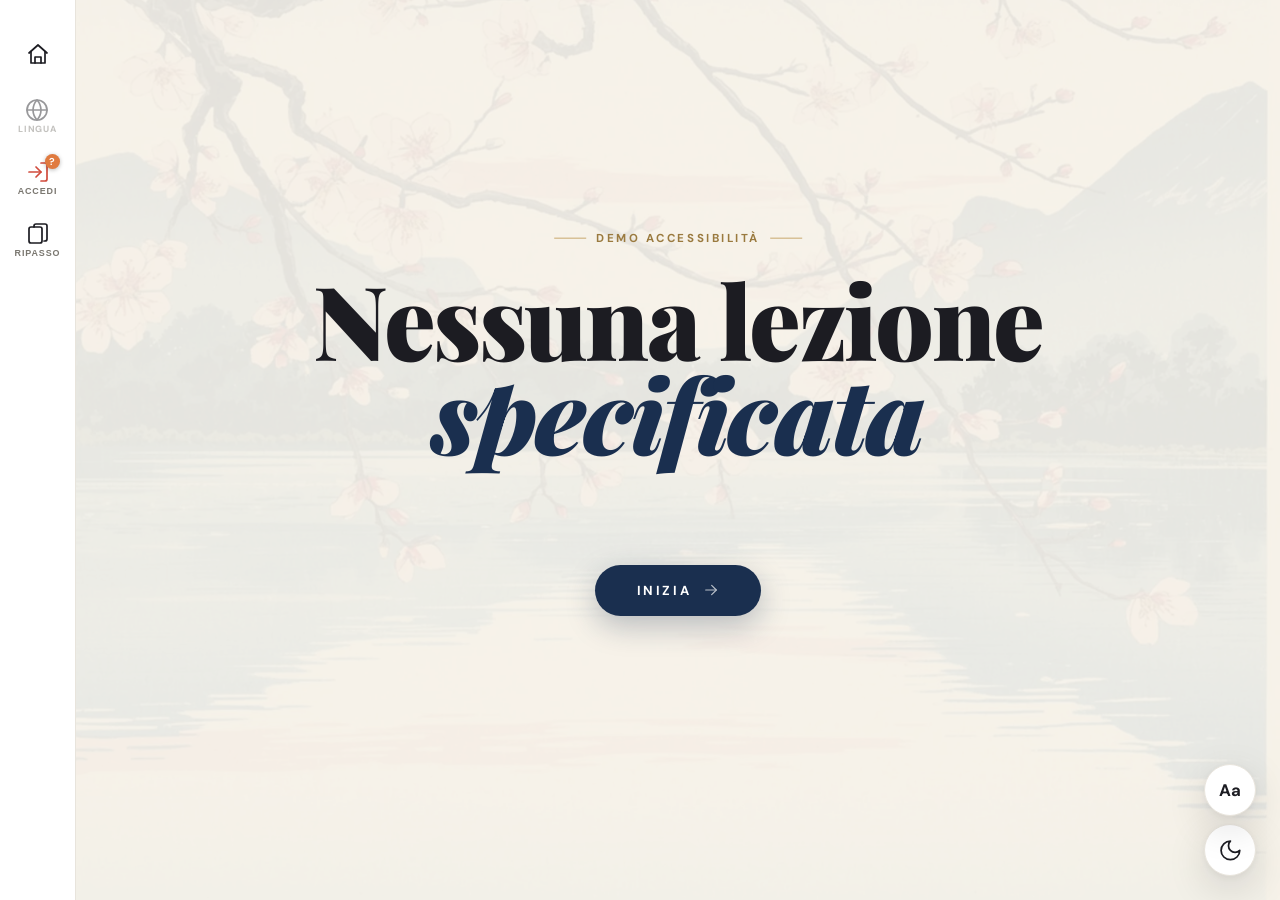
<file: lezione-template.html>
<!DOCTYPE html>
<html lang="it">
<head>
    <meta charset="UTF-8">
    <meta name="viewport" content="width=device-width, initial-scale=1.0">
    <title>Demo Accessibilità | Lezione Dinamica</title>
    <meta name="ums-build" content="v10">

    <!-- PUNTO 3 — identità browser: favicon (logo su due righe, come nella Home
         e nel pop-up Accedi), colore della cornice mobile e anteprima link -->
    <link rel="icon" type="image/svg+xml" href="data:image/svg+xml,%3Csvg%20xmlns='http://www.w3.org/2000/svg'%20viewBox='0%200%2064%2064'%3E%3Crect%20width='64'%20height='64'%20rx='14'%20fill='%23F7F4EF'/%3E%3Ctext%20x='32'%20y='43'%20text-anchor='middle'%20font-family='Georgia,serif'%20font-weight='700'%20font-size='30'%20fill='%231C1C22'%3ED%3Ctspan%20fill='%2322365F'%20font-style='italic'%3EA%3C/tspan%3E%3C/text%3E%3Crect%20x='25'%20y='51'%20width='14'%20height='2'%20rx='1'%20fill='%23C8A96E'/%3E%3C/svg%3E">
    <meta name="theme-color" content="#F7F4EF">
    <meta name="theme-color" content="#14161C" media="(prefers-color-scheme: dark)">
    <link rel="manifest" href="manifest.json">
    <link rel="apple-touch-icon" href="icons/icon-180.png">
    <meta name="mobile-web-app-capable" content="yes">
    <meta name="apple-mobile-web-app-capable" content="yes">
    <meta name="apple-mobile-web-app-title" content="Demo">
    <meta name="apple-mobile-web-app-status-bar-style" content="default">
    <meta property="og:type" content="website">
    <meta property="og:site_name" content="Demo Accessibilità">
    <meta property="og:title" content="Demo Accessibilità">
    <meta property="og:description" content="Lezioni con podcast, riassuntoni, flashcard e giochi di ripasso: il tuo compagno di studi.">
    <!-- FIX 3 — rimosso html2pdf (caricato ma mai usato: wbExportPDF usa window.print) -->

    <link rel="preconnect" href="https://fonts.googleapis.com">
    <link rel="preconnect" href="https://fonts.gstatic.com" crossorigin>
    <link href="https://fonts.googleapis.com/css2?family=Playfair+Display:ital,wght@0,400;0,600;0,700;0,900;1,400;1,700&family=DM+Sans:ital,wght@0,300;0,400;0,500;0,700;1,400&display=swap" rel="stylesheet">


    <!-- Filigrana: stesso asset ottimizzato della home, precaricato perché sia a schermo da subito -->
    <link rel="preload" as="image" href="img/sfondo-giappone-1600.png">

    <!-- ================================================================
         GUARDIA ANTI-FLASH — deve stare nel HEAD.
         Le animazioni d'ingresso sono definite nel blocco additivo in
         fondo al file: senza questa guardia il browser dipinge la pagina
         completa per un istante prima di leggerle. Qui gli elementi
         animati nascono già invisibili; le animazioni (fill: both) li
         portano poi a visibili. Con motion ridotto restano visibili.
    ================================================================ -->
    <style id="ums-preload-guard">
        .header-eyebrow, header h1, header .subtitle, header .badges-row,
        #custom-lang-selector.loaded, .content-card, .disclaimer-card, .site-footer{
            opacity: 0;
        }
        @media (prefers-reduced-motion: reduce){
            .header-eyebrow, header h1, header .subtitle, header .badges-row,
            #custom-lang-selector.loaded, .content-card, .disclaimer-card, .site-footer{
                opacity: 1 !important;
            }
        }
    </style>
    <!-- Tutto il CSS del progetto vive in css/ums.css (vedi README).
         DEVE stare DOPO la guardia anti-flash qui sopra: contiene le
         regole che "riaccendono" gli elementi con opacity:1. -->
    <link rel="stylesheet" href="css/ums.css">

    <!-- ================================================================
         NIGHT MODE — BLOCCO ADDITIVO (non modifica il CSS originale)
         Nessun filtro/inversione sulle immagini: cambiano solo i token
         colore e gli sfondi hardcoded. Le foto restano intatte.
    ================================================================ -->

    <!-- ================================================================
         PUNTI 2/5/8/9 — RIFINITURA PREMIUM (blocco additivo)
         2: skeleton + media lazy · 5: icone SVG coerenti
         8: palette editoriale · 9: progress bar senza loop perenne
         Sta dopo night-mode-style per vincere in cascata.
    ================================================================ -->
</head>
<body>
    <a href="#master-content" id="ums-salta">Salta al contenuto</a>
    <!-- NIGHT MODE — applica subito il tema salvato per evitare il "flash" chiaro -->
    <script>try{if(localStorage.getItem('ums_night_mode')==='1'){document.body.classList.add('night-mode');}}catch(e){}</script>
<!-- ================================================================
     BOOT SCREEN (solo app installata) — il ponte premium:
     la splash di sistema (fondo #14161C + icona fusa) passa il
     testimone a QUESTO schermo identico, che poi sfuma sul sito.
     Nel browser normale non compare mai (display-mode: standalone).
================================================================ -->
<div id="ums-boot" aria-hidden="true">
  <div class="ums-boot-brand notranslate" translate="no">
    <span class="b1">Demo</span>
    <span class="b2">Accessibilità</span>
    <span class="btag">Il tuo compagno di studi</span>
  </div>
</div>
<script>
(function(){
  var b = document.getElementById('ums-boot');
  if (!b) return;
  /* Il wordmark compare solo quando Playfair è caricato, così non "salta"
     dalla riserva (Georgia, più piccola) al font vero. Se il font tarda
     oltre 350ms, si mostra comunque: meglio la riserva del vuoto. */
  var brand = b.querySelector('.ums-boot-brand');
  function mostra(){ if (brand) brand.classList.add('pronta'); }
  try {
    if (document.fonts && document.fonts.check('900 1rem "Playfair Display"')) { mostra(); }
    else if (document.fonts && document.fonts.ready) {
      var tf = setTimeout(mostra, 350);
      document.fonts.ready.then(function(){ clearTimeout(tf); mostra(); });
    } else { mostra(); }
  } catch(e) { mostra(); }
  function via(){
    if (!b) return;
    b.classList.add('via');
    setTimeout(function(){ if (b && b.parentNode) b.parentNode.removeChild(b); b = null; }, 520);
  }
  if (document.readyState === 'complete') { setTimeout(via, 200); }
  else { window.addEventListener('load', function(){ setTimeout(via, 200); }); }
  setTimeout(via, 2600); /* rete lenta: mai piu' di 2,6 s di attesa */
})();
</script>

    <!-- Progress Bar -->
    <div id="scroll-progress-container">
        <div id="scroll-progress-bar"></div>
    </div>

    <!-- Background -->
    <div class="giants-background">
        <img class="main-background-image"
            src="img/sfondo-giappone-1600.png"
            alt="">
    </div>

    <!-- Toast Container -->
    <div id="toast-container" class="notranslate"></div>

    <!-- UPGRADE GRAFICA — sprite icone line-art (sostituiscono le emoji) -->
    <svg xmlns="http://www.w3.org/2000/svg" style="display:none" aria-hidden="true">
        <symbol id="ic-moon" viewBox="0 0 24 24"><path d="M12 3a6 6 0 0 0 9 9 9 9 0 1 1-9-9Z"/></symbol>
        <symbol id="ic-sun" viewBox="0 0 24 24"><circle cx="12" cy="12" r="4"/><path d="M12 2v2M12 20v2M4.93 4.93l1.41 1.41M17.66 17.66l1.41 1.41M2 12h2M20 12h2M6.34 17.66l-1.41 1.41M19.07 4.93l-1.41 1.41"/></symbol>
        <symbol id="ic-pen" viewBox="0 0 24 24"><path d="M12 20h9"/><path d="M16.5 3.5a2.12 2.12 0 0 1 3 3L7 19l-4 1 1-4Z"/></symbol>
        <symbol id="ic-highlighter" viewBox="0 0 24 24"><path d="m9 11-6 6v3h9l3-3"/><path d="m22 12-4.6 4.6a2 2 0 0 1-2.8 0l-5.2-5.2a2 2 0 0 1 0-2.8L14 4l8 8Z"/></symbol>
        <symbol id="ic-printer" viewBox="0 0 24 24"><path d="M6 9V3h12v6"/><path d="M6 18H4a2 2 0 0 1-2-2v-5a2 2 0 0 1 2-2h16a2 2 0 0 1 2 2v5a2 2 0 0 1-2 2h-2"/><rect x="6" y="14" width="12" height="8" rx="1"/></symbol>
        <symbol id="ic-download" viewBox="0 0 24 24"><path d="M21 15v4a2 2 0 0 1-2 2H5a2 2 0 0 1-2-2v-4"/><path d="m7 10 5 5 5-5"/><path d="M12 15V3"/></symbol>
        <symbol id="ic-globe" viewBox="0 0 24 24"><circle cx="12" cy="12" r="10"/><path d="M2 12h20"/><path d="M12 2a15.3 15.3 0 0 1 4 10 15.3 15.3 0 0 1-4 10 15.3 15.3 0 0 1-4-10 15.3 15.3 0 0 1 4-10Z"/></symbol>
        <symbol id="ic-search" viewBox="0 0 24 24"><circle cx="11" cy="11" r="7"/><path d="m21 21-4.3-4.3"/></symbol>
        <symbol id="ic-check" viewBox="0 0 24 24"><path d="M20 6 9 17l-5-5"/></symbol>
        <symbol id="ic-x" viewBox="0 0 24 24"><path d="M18 6 6 18M6 6l12 12"/></symbol>
        <symbol id="ic-home" viewBox="0 0 24 24"><path d="m3 11 9-8 9 8"/><path d="M5 9.5V21h14V9.5"/><path d="M9 21v-6h6v6"/></symbol>
        <symbol id="ic-login" viewBox="0 0 24 24"><path d="M15 3h4a2 2 0 0 1 2 2v14a2 2 0 0 1-2 2h-4"/><path d="M10 17l5-5-5-5"/><path d="M15 12H3"/></symbol>
        <symbol id="ic-cards" viewBox="0 0 24 24"><rect x="3" y="5" width="13" height="16" rx="2"/><path d="M8 5V4a2 2 0 0 1 2-2h9a2 2 0 0 1 2 2v13a2 2 0 0 1-2 2h-1"/></symbol>
        <symbol id="ic-wrench" viewBox="0 0 24 24"><path d="M14.7 6.3a1 1 0 0 0 0 1.4l1.6 1.6a1 1 0 0 0 1.4 0l3.77-3.77a6 6 0 0 1-7.94 7.94l-6.91 6.91a2.12 2.12 0 0 1-3-3l6.91-6.91a6 6 0 0 1 7.94-7.94l-3.76 3.76Z"/></symbol>
        <symbol id="ic-award" viewBox="0 0 24 24"><circle cx="12" cy="8" r="6"/><path d="M15.5 13 17 22l-5-3-5 3 1.5-9"/></symbol>
        <symbol id="ic-chevron-up" viewBox="0 0 24 24"><path d="m6 15 6-6 6 6"/></symbol>
        <symbol id="ic-chevron-down" viewBox="0 0 24 24"><path d="m6 9 6 6 6-6"/></symbol>
        <symbol id="ic-chevron-left" viewBox="0 0 24 24"><path d="m15 6-6 6 6 6"/></symbol>
        <symbol id="ic-chevron-right" viewBox="0 0 24 24"><path d="m9 6 6 6-6 6"/></symbol>
        <symbol id="ic-arrow-right" viewBox="0 0 24 24"><path d="M4 12h16"/><path d="m13 5 7 7-7 7"/></symbol>
        <symbol id="ic-rotate" viewBox="0 0 24 24"><path d="M21 12a9 9 0 1 1-2.64-6.36"/><path d="M21 3v6h-6"/></symbol>
        <symbol id="ic-bell" viewBox="0 0 24 24"><path d="M6 8a6 6 0 0 1 12 0c0 7 3 9 3 9H3s3-2 3-9"/><path d="M10.3 21a1.94 1.94 0 0 0 3.4 0"/></symbol>
        <symbol id="ic-share" viewBox="0 0 24 24"><circle cx="18" cy="5" r="3"/><circle cx="6" cy="12" r="3"/><circle cx="18" cy="19" r="3"/><path d="m8.6 13.5 6.8 4M15.4 6.5l-6.8 4"/></symbol>
    </svg>

    <!-- NIGHT MODE — pulsante on/off -->
    <button id="night-toggle" type="button" aria-label="Attiva modalità notte" title="Modalità notte on/off"><svg class="ums-ic" aria-hidden="true"><use href="#ic-moon"/></svg></button>

    <!-- Modali -->
    <div id="factor-modal" onclick="closeModal(event)">
        <div class="modal-paper" onclick="event.stopPropagation()">
            <span class="close-modal" onclick="closeModalDirect()">&times;</span>
            <div id="m-title"></div>
            <div id="m-body"></div>
        </div>
    </div>

    <div id="fc-mobile-modal" onclick="closeMobileAnswerPopup()">
        <div class="fc-mobile-content" onclick="event.stopPropagation()">
            <h3>Risposta</h3>
            <div id="fc-mobile-body"></div>
            <button class="fc-mobile-close" onclick="closeMobileAnswerPopup()">Ho capito, chiudi</button>
        </div>
    </div>

    <!-- Header -->
    <header>
        <div class="header-eyebrow notranslate" translate="no">Demo Accessibilità</div>
        <h1 id="dyn-title"><span class="ums-skel ums-skel-l1" aria-hidden="true"></span><span class="ums-skel ums-skel-l2" aria-hidden="true"></span></h1>
        <div class="subtitle" id="dyn-subtitle"><span class="ums-skel ums-skel-sub" aria-hidden="true"></span></div>

        <div id="translation-disclaimer"><svg class="ums-ic" aria-hidden="true"><use href="#ic-globe"/></svg> Traduzione a cura dell'IA: possibili errori o imprecisioni.</div>

        <div class="badges-row">
            <a href="index.html" class="author-badge primary">
                <span class="author-name" style="padding: 4px 6px;"><svg class="ums-ic" aria-hidden="true"><use href="#ic-home"/></svg> Torna alla Home</span>
            </a>
            
            
        </div>

        <div id="google_translate_element" style="display:none;"></div>
        <div id="custom-lang-selector" class="notranslate">
            <div id="lang-loading" style="display:none;">&hellip;</div>
            <button id="lang-toggle-btn" onclick="toggleLangMenu()">
                <span id="lang-label"><svg class="ums-ic" aria-hidden="true"><use href="#ic-globe"/></svg> Lingua</span> <small id="lang-arrow"><svg class="ums-ic" aria-hidden="true"><use href="#ic-chevron-down"/></svg></small>
            </button>
            <div class="lang-options" id="lang-options-menu">
                <button onclick="triggerTranslation('it', this)" title="Italiano" class="active-lang">🇮🇹</button>
                <button onclick="triggerTranslation('en', this)" title="English">🇬🇧</button>
                <button onclick="triggerTranslation('fr', this)" title="Français">🇫🇷</button>
                <button onclick="triggerTranslation('de', this)" title="Deutsch">🇩🇪</button>
                <button onclick="triggerTranslation('es', this)" title="Español">🇪🇸</button>
                <button onclick="triggerTranslation('bg', this)" title="Български">🇧🇬</button>
                <button onclick="triggerTranslation('pl', this)" title="Polski">🇵🇱</button>
                <button onclick="triggerTranslation('el', this)" title="Ελληνικά">🇬🇷</button>
                <button onclick="triggerTranslation('lt', this)" title="Lietuvių">🇱🇹</button>
                <button onclick="triggerTranslation('da', this)" title="Dansk">🇩🇰</button>
                <button onclick="triggerTranslation('pt', this)" title="Português">🇵🇹</button>
                <button onclick="triggerTranslation('zh-CN', this)" title="中文">🇨🇳</button>
                <button onclick="triggerTranslation('ar', this)" title="العربية">🇸🇦</button>
                <button onclick="triggerTranslation('hi', this)" title="हिन्दी">🇮🇳</button>
                <button onclick="triggerTranslation('ru', this)" title="Русский">🇷🇺</button>
                <button onclick="triggerTranslation('ja', this)" title="日本語">🇯🇵</button>
            </div>
        </div>
    </header>

    <!-- Main Content Card -->
    <div class="content-card" role="main" aria-label="Contenuto della lezione">

        <div class="master-accordion-item">
            <div class="ums-master-row">
                <button class="master-header" id="master-toggle-btn" onclick="toggleMaster()" aria-expanded="false">
                    <span>Inizia</span>
                    <span class="mh-arrow"><svg class="ums-ic" aria-hidden="true"><use href="#ic-arrow-right"/></svg></span>
                </button>
                
            </div>

            <div class="master-content" id="master-content" tabindex="-1">
                <div class="master-content-inner">

                    <!-- 01. OBIETTIVI -->
                    <div class="accordion-item">
                        <h2 class="ums-acc-h">
                        <button class="accordion-header">
                            <span class="ch-number">01</span>
                            <span class="ch-text">
                                <span class="ch-eyebrow">Orientamento</span>
                                <span class="ch-title">Obiettivi &amp; Punti Chiave</span>
                            </span>
                            <span class="ch-icon">+</span>
                        </button></h2>
                        <div class="accordion-content">
                            
                            <!-- Box Obiettivi -->
                            <div class="obj-box">
                                <p><strong>Obiettivi della lezione</strong></p>
                                <ul class="obj-list" id="dyn-obiettivi"></ul>
                            </div>

                            <!-- Box Concetto Fondamentale (Dinamico) -->
                            <div id="dyn-concetto-fondamentale" style="display: none; background: var(--navy); color: #fff; padding: 1.5rem; border-radius: var(--r-md); margin-bottom: 2rem; line-height: 1.6;"></div>

                            <!-- Punti Chiave -->
                            <span class="factors-intro">Punti chiave — clicca per approfondire</span>
                            <div class="factors-grid" id="dyn-punti-chiave"></div>

                            <!-- Box Nota Extra (Dinamico) -->
                            <div id="dyn-nota-extra" style="display: none; background: #FFFDF7; border: 1px solid var(--gold-lt); padding: 1.5rem; margin-top: 0.5rem; margin-bottom: 2rem; border-radius: var(--r-md); color: var(--body);"></div>

                            <!-- Domande Autovalutazione (Dinamico) -->
                            <div id="dyn-domande-container" style="display: none; margin-bottom: 2rem;">
                                <p style="font-family: var(--font-display); font-size: 1.2rem; font-weight: 700; color: var(--ink); margin-bottom: 0.8rem;">Domande per l'autovalutazione</p>
                                <ul class="obj-list" id="dyn-domande"></ul>
                            </div>

                            <button class="btn-close-section" onclick="closeThisSection(this)">Chiudi Sezione <svg class="ums-ic" aria-hidden="true"><use href="#ic-chevron-up"/></svg></button>
                        </div>
                    </div>

                    <!-- 02. PODCAST -->
                    <div class="accordion-item">
                        <h2 class="ums-acc-h">
                        <button class="accordion-header">
                            <span class="ch-number">02</span>
                            <span class="ch-text">
                                <span class="ch-eyebrow">Ascolto</span>
                                <span class="ch-title">Il Podcast</span>
                            </span>
                            <span class="ch-icon">+</span>
                        </button></h2>
                        <div class="accordion-content">
                            <div class="media-notes-grid">
                                <div>
                                    <div class="video-container">
                                        <iframe id="dyn-podcast-player" title="Podcast della lezione" allow="accelerometer; clipboard-write; encrypted-media; gyroscope; picture-in-picture" allowfullscreen></iframe>
                                    </div>
                                    <p class="video-fallback-note" style="display:none;">Il contenuto non è disponibile per questa lezione.</p>
                                    <a id="dyn-podcast-link" href="LINK_YOUTUBE_QUI" target="_blank" class="video-direct-link">YouTube fa i capricci? Apri direttamente ↗</a>
                                </div>
                                <div class="notes-widget">
                                    <div class="notes-toolbar">
                                        <span class="notes-label">Appunti</span>
                                        <button class="tool-btn copy-btn">Copia</button>
                                        <button class="tool-btn download-btn"><svg class="ums-ic" aria-hidden="true"><use href="#ic-download"/></svg> .txt</button>
                                    </div>
                                    <textarea class="notes-area" placeholder="Scrivi qui i tuoi appunti mentre ascolti…"></textarea>
                                </div>
                            </div>
                            <button class="btn-close-section" onclick="closeThisSection(this)">Chiudi Sezione <svg class="ums-ic" aria-hidden="true"><use href="#ic-chevron-up"/></svg></button>
                        </div>
                    </div>

                    <!-- 03. VIDEO SINTESI -->
                    <div class="accordion-item">
                        <h2 class="ums-acc-h">
                        <button class="accordion-header">
                            <span class="ch-number">03</span>
                            <span class="ch-text">
                                <span class="ch-eyebrow">Visione</span>
                                <span class="ch-title">Video Sintesi</span>
                            </span>
                            <span class="ch-icon">+</span>
                        </button></h2>
                        <div class="accordion-content">
                            <div class="media-notes-grid">
                                <div>
                                    <div class="video-container">
                                        <iframe id="dyn-video-player" title="Video sintesi della lezione" allow="accelerometer; clipboard-write; encrypted-media; gyroscope; picture-in-picture" allowfullscreen></iframe>
                                    </div>
                                    <p class="video-fallback-note" style="display:none;">Il contenuto non è disponibile per questa lezione.</p>
                                    <a id="dyn-video-link" href="LINK_YOUTUBE_QUI" target="_blank" class="video-direct-link">YouTube fa i capricci? Apri direttamente ↗</a>
                                </div>
                                <div class="notes-widget">
                                    <div class="notes-toolbar">
                                        <span class="notes-label">Appunti</span>
                                        <button class="tool-btn copy-btn">Copia</button>
                                        <button class="tool-btn download-btn"><svg class="ums-ic" aria-hidden="true"><use href="#ic-download"/></svg> .txt</button>
                                    </div>
                                    <textarea class="notes-area" placeholder="Scrivi qui i tuoi appunti mentre guardi…"></textarea>
                                </div>
                            </div>
                            <button class="btn-close-section" onclick="closeThisSection(this)">Chiudi Sezione <svg class="ums-ic" aria-hidden="true"><use href="#ic-chevron-up"/></svg></button>
                        </div>
                    </div>

                    <!-- 04. FLASHCARDS -->
                    <div class="accordion-item">
                        <h2 class="ums-acc-h">
                        <button class="accordion-header">
                            <span class="ch-number">04</span>
                            <span class="ch-text">
                                <span class="ch-eyebrow">Ripasso Attivo</span>
                                <span class="ch-title">Dritti al Sodo</span>
                            </span>
                            <span class="ch-icon">+</span>
                        </button></h2>
                        <div class="accordion-content">
                            <!-- FOGLIO DI RIPASSO — domande a sinistra, risposte a destra:
                                 si stampa e si copre la colonna col quaderno. Il pulsante
                                 compare solo se la lezione ha davvero le flashcard. -->
                            <div id="ums-fc-print-bar" hidden>
                                <button id="ums-fc-print-btn" type="button" onclick="window.__umsStampa && window.__umsStampa('flash', false, false)">
                                    <svg viewBox="0 0 24 24" fill="none" stroke="currentColor" stroke-width="1.8" stroke-linecap="round" stroke-linejoin="round"><path d="M6 9V3h12v6"/><path d="M6 18H4a2 2 0 0 1-2-2v-5a2 2 0 0 1 2-2h16a2 2 0 0 1 2 2v5a2 2 0 0 1-2 2h-2"/><rect x="6" y="14" width="12" height="8" rx="1"/></svg>
                                    Stampa il foglio di ripasso
                                </button>
                            </div>
                            <div class="media-notes-grid">
                                <div>
                                    <div id="fc-start-screen" style="text-align:center; padding: 1rem 0;">
                                        <div class="flashcard-wrapper" style="cursor:default;">
                                            <div class="flashcard-inner">
                                                <div class="flashcard-front"></div>
                                            </div>
                                        </div>
                                        <button class="btn-pop btn-start" onclick="startFlashcards()">Inizia il Ripasso</button>
                                    </div>

                                    <div id="fc-game-screen" style="display:none;">
                                        <div class="fc-counter" id="fc-counter"></div>
                                        <div id="flashcard-deck" class="flashcard-wrapper" onclick="handleWrapperClick(event)">
                                            <div class="flashcard-inner">
                                                <div class="flashcard-front">
                                                    <h2 id="fc-front-text">Caricamento…</h2>
                                                    <button class="btn-flip-mobile" onclick="forceFlip(event)">GIRA <svg class="ums-ic" aria-hidden="true"><use href="#ic-rotate"/></svg></button>
                                                </div>
                                                <div class="flashcard-back">
                                                    <p id="fc-back-text">Caricamento…</p>
                                                    <button class="btn-flip-mobile" onclick="forceFlip(event)">GIRA <svg class="ums-ic" aria-hidden="true"><use href="#ic-rotate"/></svg></button>
                                                </div>
                                            </div>
                                        </div>
                                        <div class="fc-controls" id="fc-controls-bar">
                                            <button class="btn-pop btn-nav" onclick="navCard(-1)" aria-label="Carta precedente"><svg class="ums-ic" aria-hidden="true"><use href="#ic-chevron-left"/></svg></button>
                                            <div class="fc-actions">
                                                <button class="btn-pop btn-no" onclick="markUnknown()">Ripasso dopo :(</button>
                                                <button class="btn-pop btn-yes" onclick="markKnown()">La so! :)</button>
                                            </div>
                                            <button class="btn-pop btn-nav" onclick="navCard(1)" aria-label="Carta successiva"><svg class="ums-ic" aria-hidden="true"><use href="#ic-chevron-right"/></svg></button>
                                        </div>
                                    </div>

                                    <div id="win-screen">
                                        <h2>Ma allora se le sai tutte io vado via!!</h2>
                                        <p style="margin:20px 0; font-size:2.5rem; color:var(--gold-dk);"><svg class="ums-ic" aria-hidden="true"><use href="#ic-award"/></svg></p>
                                        <button class="btn-pop btn-yes" onclick="resetDeck()">Ricomincia da capo</button>
                                    </div>
                                </div>

                                <div class="notes-widget">
                                    <div class="notes-toolbar">
                                        <span class="notes-label">Appunti</span>
                                        <button class="tool-btn copy-btn">Copia</button>
                                        <button class="tool-btn download-btn"><svg class="ums-ic" aria-hidden="true"><use href="#ic-download"/></svg> .txt</button>
                                    </div>
                                    <textarea class="notes-area" placeholder="Annota quello che non ricordi…"></textarea>
                                </div>
                            </div>
                            <button class="btn-close-section" onclick="closeThisSection(this)">Chiudi Sezione <svg class="ums-ic" aria-hidden="true"><use href="#ic-chevron-up"/></svg></button>
                        </div>
                    </div>

                    <!-- 05. RIASSUNTONE -->
                    <div class="accordion-item">
                        <h2 class="ums-acc-h">
                        <button class="accordion-header">
                            <span class="ch-number">05</span>
                            <span class="ch-text">
                                <span class="ch-eyebrow">Studio Approfondito</span>
                                <span class="ch-title">Il Riassuntone</span>
                            </span>
                            <span class="ch-icon">+</span>
                        </button></h2>
                        <div class="accordion-content">
                            <div class="media-notes-grid" id="riass-grid">

                                <!-- LAVAGNA — figlia diretta della griglia: su desktop
                                     occupa TUTTA la larghezza (entrambe le colonne,
                                     vedi ums-riass-layout-style) -->
                                    <div class="wb-banner-wrap">

                                        <!-- Smart Whiteboard -->
                                        <div id="smart-whiteboard">
                                            <div class="wb-header">
                                                <span class="wb-title"><svg class="ums-ic" aria-hidden="true"><use href="#ic-pen"/></svg> Lavagna Concetti</span>
                                            </div>
                                            <div class="wb-body-wrap">
                                                <div class="wb-body" id="wb-body"></div>
                                                <div class="wb-vuota" id="wb-vuota">Le frasi che sottolinei qui sotto compaiono su questa lavagna.</div>
                                                <div class="wb-scroll-btns">
                                                    <button class="wb-scroll-btn" onclick="wbScroll(-40)" aria-label="Scorri in su"><svg class="ums-ic" aria-hidden="true"><use href="#ic-chevron-up"/></svg></button>
                                                    <button class="wb-scroll-btn" onclick="wbScroll(40)" aria-label="Scorri in giù"><svg class="ums-ic" aria-hidden="true"><use href="#ic-chevron-down"/></svg></button>
                                                </div>
                                            </div>
                                            <!-- Footer con bottoni sempre visibili in basso -->
                                            <div class="wb-footer">
                                                <button class="wb-btn wb-btn-pdf" onclick="wbExportPDF()"><svg class="ums-ic" aria-hidden="true"><use href="#ic-printer"/></svg> Stampa / PDF</button>
                                            </div>
                                        </div>
                                    </div>

                                    <!-- Come funziona la sottolineatura (copy sotto il banner/lavagna) -->
                                    <div class="wb-hint">
                                        <span class="hl-copy-desktop"><svg class="ums-ic" aria-hidden="true"><use href="#ic-highlighter"/></svg> Seleziona una frase qui sotto col mouse e premi &laquo;Sottolinea&raquo;: il concetto appare qui sopra, sulla Lavagna. Quando hai finito, &laquo;Stampa / PDF&raquo; trasforma le tue sottolineature in un foglio di ripasso.</span>
                                        <span class="hl-copy-mobile"><svg class="ums-ic" aria-hidden="true"><use href="#ic-highlighter"/></svg> Tieni premuto su una parola qui sotto, allarga la selezione coi cursori e tocca &laquo;Sottolinea&raquo;: il concetto appare qui sopra, sulla Lavagna. Con &laquo;Stampa / PDF&raquo; salvi il foglio di ripasso sul telefono.</span>
                                        <div class="hl-palette-row">
                                            <span class="hl-palette-micro">Tocca un colore per cambiare evidenziatore:</span>
                                            <div class="hl-palette-swatches" id="hl-palette">
                                                <div class="hl-swatch hl-swatch-active" data-color="#FFF176" style="background:#FFF176;" title="Giallo" onclick="hlSetColor(this)"></div>
                                                <div class="hl-swatch" data-color="#A5D6A7" style="background:#A5D6A7;" title="Verde" onclick="hlSetColor(this)"></div>
                                                <div class="hl-swatch" data-color="#F48FB1" style="background:#F48FB1;" title="Rosa" onclick="hlSetColor(this)"></div>
                                                <div class="hl-swatch" data-color="#90CAF9" style="background:#90CAF9;" title="Azzurro" onclick="hlSetColor(this)"></div>
                                                <div class="hl-swatch" data-color="#FFCC80" style="background:#FFCC80;" title="Arancione" onclick="hlSetColor(this)"></div>
                                            </div>
                                        </div>
                                    </div>

                                <!-- ================== COLONNA SINISTRA ==================
                                     Ora contiene SOLO il testo del riassuntone: il bloc
                                     notes a destra parte alla sua stessa altezza -->
                                <div>
                                    <div id="dyn-riassuntone-container" class="text-content-box" tabindex="-1"></div>
                                </div>

                                <!-- ================== COLONNA DESTRA ================== -->
                                <div class="notes-widget" id="riassuntone-notes-widget">
                                    <div class="notes-toolbar">
                                        <span class="notes-label">Appunti</span>
                                        <button class="tool-btn copy-btn">Copia</button>
                                        <button class="tool-btn download-btn"><svg class="ums-ic" aria-hidden="true"><use href="#ic-download"/></svg> .txt</button>
                                    </div>
                                    <textarea class="notes-area" placeholder="Annota concetti da ricordare…"></textarea>
                                </div>

                            </div>
                            <button class="btn-close-section" onclick="closeThisSection(this)">Chiudi Sezione <svg class="ums-ic" aria-hidden="true"><use href="#ic-chevron-up"/></svg></button>
                        </div>
                    </div>

                    <!-- 06. PAUSA — MINI WORD SEARCH — TASK 1: notranslate -->
                    <div class="accordion-item">
                        <h2 class="ums-acc-h">
                        <button class="accordion-header">
                            <span class="ch-number">06</span>
                            <span class="ch-text">
                                <span class="ch-eyebrow">Giochi</span>
                                <span class="ch-title">Fai una Pausa</span>
                            </span>
                            <span class="ch-icon">+</span>
                        </button></h2>
                        <div class="accordion-content">

                            <!-- TASK 1: aggiunta classe notranslate + rimosso il <p> ridondante -->
                            <div class="pausa-wordsearch">
                                <div class="pausa-ws-header">
                                    <h3>I Giochi <svg class="ums-ic" aria-hidden="true"><use href="#ic-search"/></svg></h3>
                                </div>

                                <!-- Selettore gioco (su mobile: etichetta + pulsanti impilati) -->
                                <div class="ws-select-label">Scegli il gioco</div>
                                <div class="ws-lang-row">
                                    <button class="ws-lang-btn active" id="ws-btn-words" onclick="pausaSetGame('words')">Cerca le Parole</button>
                                    <button class="ws-lang-btn" id="ws-btn-sudoku" onclick="pausaSetGame('sudoku')">Sudoku</button>
                                    <button class="ws-lang-btn" id="ws-btn-sol" onclick="pausaSetGame('sol')">Solitario</button>
                                </div>

                                <!-- GIOCO 1: Cerca le Parole (parole della lezione, tradotte con la pagina) -->
                                <div id="ws-game">
                                    <button class="ums-gioca-cta" type="button" onclick="umsGiocaApri('words')"><svg class="ums-ic" aria-hidden="true"><use href="#ic-search"/></svg> Gioca a Cerca le Parole</button>
                                    <div class="ws-layout">
                                        <div>
                                            <div class="ws-grid-wrap notranslate">
                                                <div class="ws-grid" id="ws-grid"></div>
                                            </div>
                                            <div class="ws-status notranslate" id="ws-status">Trascina o tocca per selezionare le lettere.</div>
                                            <div class="ws-win-msg" id="ws-win-msg">
                                                <p><svg class="ums-ic" aria-hidden="true"><use href="#ic-award"/></svg> Ammazza che bravo/a... complimentoni!</p>
                                                <button class="ws-new-btn" onclick="wsNewGame()">Nuova partita</button>
                                            </div>
                                        </div>
                                        <div class="ws-word-list notranslate" id="ws-word-list"></div>
                                    </div>
                                    <p class="sd-howto">Le parole nascoste sono i concetti chiave di questa lezione: trovarle è un piccolo ripasso travestito da pausa.</p>
                                </div>

                                <!-- GIOCO 2: Sudoku -->
                                <div id="sd-game" style="display:none;">
                                    <button class="ums-gioca-cta" type="button" onclick="umsGiocaApri('sudoku')"><svg class="ums-ic" aria-hidden="true"><use href="#ic-search"/></svg> Gioca a Sudoku</button>
                                    <div class="ums-info-row"><button class="ums-info-btn" type="button" onclick="umsInfoApri('sudoku')" aria-label="Come si gioca a Sudoku">?</button></div>
                                    <div class="sd-diff-row">
                                        <button class="ws-lang-btn active" id="sd-btn-facile" onclick="sdSetDiff('facile')">Facile</button>
                                        <button class="ws-lang-btn" id="sd-btn-medio" onclick="sdSetDiff('medio')">Medio</button>
                                        <button class="ws-lang-btn" id="sd-btn-difficile" onclick="sdSetDiff('difficile')">Difficile</button>
                                    </div>
                                    <div class="sd-wrap notranslate">
                                        <div class="sd-grid" id="sd-grid"></div>
                                    </div>
                                    <div class="sd-pad notranslate" id="sd-pad"></div>
                                    <div class="ws-status notranslate" id="sd-status">Tocca una casella vuota e scegli un numero.</div>
                                    <div class="ws-win-msg" id="sd-win-msg">
                                        <p><svg class="ums-ic" aria-hidden="true"><use href="#ic-award"/></svg> Ammazza che bravo/a... complimentoni!</p>
                                        <button class="ws-new-btn" onclick="sdNewGame()">Nuova partita</button>
                                    </div>
                                </div>

                                <!-- GIOCO 3: Solitario (variante a seme unico) -->
                                <div id="sol-game" style="display:none;">
                                    <button class="ums-gioca-cta" type="button" onclick="umsGiocaApri('sol')"><svg class="ums-ic" aria-hidden="true"><use href="#ic-search"/></svg> Gioca a Solitario</button>
                                    <div class="ums-info-row"><button class="ums-info-btn" type="button" onclick="umsInfoApri('sol')" aria-label="Come si gioca a Solitario">?</button></div>
                                    <div class="sol-board notranslate" id="sol-board">
                                        <div class="sol-pile" id="sol-stock"></div>
                                        <div class="sol-pile" id="sol-waste"></div>
                                        <div class="sol-spacer"></div>
                                        <div class="sol-pile sol-found" id="sol-f0" data-suit="♥">♥</div>
                                        <div class="sol-pile sol-found" id="sol-f1" data-suit="♦">♦</div>
                                        <div class="sol-pile sol-found" id="sol-f2" data-suit="♣">♣</div>
                                        <div class="sol-pile sol-found" id="sol-f3" data-suit="♠">♠</div>
                                        <div class="sol-pile sol-tab" id="sol-t1"></div>
                                        <div class="sol-pile sol-tab" id="sol-t2"></div>
                                        <div class="sol-pile sol-tab" id="sol-t3"></div>
                                        <div class="sol-pile sol-tab" id="sol-t4"></div>
                                        <div class="sol-pile sol-tab" id="sol-t5"></div>
                                        <div class="sol-pile sol-tab" id="sol-t6"></div>
                                        <div class="sol-pile sol-tab" id="sol-t7"></div>
                                    </div>
                                    <div class="ws-status notranslate" id="sol-status">Tocca il mazzo per pescare, trascina le carte per spostarle.</div>
                                    <div class="ws-win-msg" id="sol-win-msg">
                                        <p><svg class="ums-ic" aria-hidden="true"><use href="#ic-award"/></svg> Ammazza che bravo/a... complimentoni!</p>
                                        <button class="ws-new-btn" onclick="solNewGame()">Nuova partita</button>
                                    </div>
                                    <div style="text-align:center; margin-top:1.1rem;">
                                        <button class="ls-btn" onclick="solNewGame()">Nuova partita</button>
                                    </div>
                                </div>

                                <!-- ACCADDE OGGI — rubrica dinamica (Wikipedia), tradotta insieme alla pagina -->
                                <div class="losapevi" id="losapevi-box">
                                    <div class="ls-head">
                                        <div class="ws-kicker">Accadde Oggi</div>
                                        <div class="ls-data" id="ls-data"></div>
                                    </div>
                                    <div id="losapevi-list"></div>
                                    <div class="ls-footer">
                                        <button class="ls-btn" onclick="lsShuffle()"><svg class="ums-ic" aria-hidden="true"><use href="#ic-rotate"/></svg> Altri fatti</button>
                                    </div>
                                </div>
                            </div>

                            <button class="btn-close-section" onclick="closeThisSection(this)">Chiudi Sezione <svg class="ums-ic" aria-hidden="true"><use href="#ic-chevron-up"/></svg></button>
                        </div>
                    </div>

                    <!-- 07. ASSISTENTE IA -->
                    <div class="accordion-item">
                        <h2 class="ums-acc-h">
                        <button class="accordion-header">
                            <span class="ch-number">07</span>
                            <span class="ch-text">
                                <span class="ch-eyebrow">Intelligenza Artificiale</span>
                                <span class="ch-title" id="dyn-ia-tab-title">Assistente IA</span>
                            </span>
                            <span class="ch-icon">+</span>
                        </button></h2>
                        <div class="accordion-content">
                            <div class="ia-container" data-kenburns>
                                <div class="ia-image-col">
                                    <img src="img/robot-ia.jpg" alt="Assistente IA">
                                </div>
                                <div class="ia-text-col">
                                    <span class="ia-eyebrow">Il tuo tutor personale</span>
                                    <div class="ia-name" id="dyn-ia-nome">Caricamento…</div>
                                    <p class="ia-sub" id="dyn-ia-sottotesto"></p>
                                    <p class="ia-privacy-note" style="font-size:.78rem; line-height:1.5; color:var(--sub); background:rgba(200,169,110,.12); border-radius:10px; padding:10px 12px; margin:0 0 14px;">L'assistente usa NotebookLM di Google: <strong>non inserire dati personali</strong> nelle domande.</p>
                                    <a id="dyn-ia-url" href="#" target="_blank" class="btn-ia">Avvia Chat →</a>
                                </div>
                            </div>
                            <button class="btn-close-section" onclick="closeThisSection(this)">Chiudi Sezione <svg class="ums-ic" aria-hidden="true"><use href="#ic-chevron-up"/></svg></button>
                        </div>
                    </div>

                    <!-- 08. IL SUPER QUIZ -->
                    <div class="accordion-item">
                        <h2 class="ums-acc-h">
                        <button class="accordion-header">
                            <span class="ch-number">08</span>
                            <span class="ch-text">
                                <span class="ch-eyebrow">Verifica Finale</span>
                                <span class="ch-title">Il Super Quiz</span>
                            </span>
                            <span class="ch-icon">+</span>
                        </button></h2>
                        <div class="accordion-content">
                            <div class="quiz-list" id="dyn-super-quiz"></div>
                            <button class="btn-close-section" onclick="closeThisSection(this)">Chiudi Sezione <svg class="ums-ic" aria-hidden="true"><use href="#ic-chevron-up"/></svg></button>
                        </div>
                    </div>

                </div><!-- /master-content-inner -->
            </div><!-- /master-content -->
        </div><!-- /master-accordion-item -->

    </div><!-- /content-card -->

    <!-- Disclaimer -->
    <div class="disclaimer-card">
        <h3>Tutela del diritto d'autore e limitazione di responsabilità</h3>
        <p>Tutti i materiali didattici presenti all'interno del portale <span class="notranslate" translate="no">Demo Accessibilità</span> (inclusi, a titolo esemplificativo e non esaustivo: riassunti, schemi, mappe concettuali, flashcard e quiz) costituiscono una rielaborazione personale, critica e originale degli appunti universitari. Tali contenuti sono realizzati e condivisi esclusivamente per finalità didattiche, di studio e di mutuo soccorso accademico, ai sensi e nel pieno rispetto dell'Art. 70 della Legge 22 aprile 1941 n. 633 in materia di protezione del diritto d'autore. I materiali presenti sulla piattaforma hanno natura puramente integrativa e non intendono in alcun modo porsi come sostitutivi dei libri di testo ufficiali, delle dispense fornite dai docenti o della frequenza alle lezioni frontali. Si dichiara espressamente l'assenza di riproduzioni pedisseque, integrali o non autorizzate di opere intellettuali protette da copyright di terzi. L'utente fruitore solleva i gestori della piattaforma da qualsivoglia responsabilità derivante da un uso improprio del materiale fornito.</p>
        <h3>Aiutami a tenere in ordine la piattaforma! <svg class="ums-ic" aria-hidden="true"><use href="#ic-wrench"/></svg></h3>
        <p>Se noti un refuso, un link che non funziona o un errore in una lezione, segnalalo: ogni segnalazione aiuta a migliorare il materiale.</p>
    </div>

    <footer class="site-footer">
        <strong class="notranslate" translate="no">Demo Accessibilità</strong> &nbsp;·&nbsp; Tutti i diritti riservati &copy; 2025
        <br><a href="index.html" style="color:var(--sub);">Home</a> &nbsp;·&nbsp; <a href="privacy.html" style="color:var(--sub);">Privacy</a>
    </footer>

    <!-- ================================================================
         JAVASCRIPT
    ================================================================ -->

    <!-- Language JS -->

    <!-- ================================================================
         NIGHT MODE — SCRIPT ADDITIVO (toggle + persistenza)
    ================================================================ -->

    <!-- ================================================================
         UMS APP ALIGN — BLOCCO ADDITIVO (allineamento al nuovo index)
         Non modifica il CSS/JS originale: solo aggiunte e override.
    ================================================================ -->

    <!-- ================================================================
         NAVIGAZIONE LEZIONI — BLOCCO ADDITIVO
         Legge il ?file= dall'URL, ricava cartella + numero e costruisce
         i link "precedente/successiva" sostituendo solo l'ultimo numero
         prima di .json. Funziona sia con "materia-esempio-lezione-N.json"
         sia con "lezione-N.json". I corsi non in mappa (Ed. Musicale)
         non mostrano alcun pulsante.
    ================================================================ -->

    <!-- ================================================================
         INSTA-NAV — BLOCCO ADDITIVO
         Barra di navigazione stile social:
         · Desktop: rail verticale fissa a sinistra
         · Mobile:  barra fissa in basso
         Ordine: Lingua (icona+testo) · Home · l'autore (avatar → popup
         "© 2025, tutti i diritti riservati" → social) · chat.
         I vecchi badge nell'header vengono nascosti; il selettore
         lingua originale viene SPOSTATO (non duplicato) dentro la
         barra, così tutta la sua logica resta intatta.
    ================================================================ -->

    <!-- ================================================================
         TITOLO STILE BRAND — BLOCCO ADDITIVO
         Il nome della materia replica ESATTAMENTE il brand dell'index:
         Playfair 900, clamp(3rem,10vw,6.4rem), line-height .92,
         prima parola nel colore base, resto in corsivo blu navy
         (azzurro #8FB4E8 in night mode), righe che entrano dai due lati.
         Il data-binding originale riscrive il titolo con innerText dopo
         il fetch: l'observer lo ri-spezza in due righe ogni volta.
    ================================================================ -->

    <!-- ================================================================
         TITOLO MORPHING CENTRATO — BLOCCO ADDITIVO
         Come il brand dell'index ma con destinazione in alto e SEMPRE
         CENTRATA: il translate(-50%,-50%) resta identico nei due stati,
         quindi transitano solo `top` (40% → centro barra) e `font-size`
         (grande → piccolo). Il ricentraggio orizzontale durante il
         rimpicciolimento è automatico. Niente script: solo CSS su
         body.ums-master-open. Il titolo mini resta blindato nella
         barra: una riga, larghezza vincolata, ellissi sui nomi lunghi.
    ================================================================ -->

    <!-- ================================================================
         FIXUPS — BLOCCO ADDITIVO
         1) Il disclaimer traduzione viene SPOSTATO fuori dall'header
            (dentro, gonfiava l'header fisso al cambio lingua: il titolo
            sforava sopra la barra e il disclaimer collassava su mobile).
            Diventa una pillola fissa, centrata, con una ✕ per chiuderla.
         2) La ✕ del modale (voci Wikipedia di Accadde Oggi) era absolute
            in un contenitore scrollabile: scorrendo spariva e su mobile
            si restava incastrati. Ora è sticky (sempre visibile) con
            area di tocco da 40px, e il modale si chiude anche con Esc.
    ================================================================ -->

    <!-- ================================================================
         UMS CONFIRM — pop-up di conferma brandizzato (stile pop-up Accedi)
         Sostituisce i confirm() nativi. API: umsConfirm({...}) -> Promise
    ================================================================ -->
    <!-- ================================================================
         SOSTEGNO — pulsante accanto a "Inizia" + pop-up con le tre fasce
         Gemello di quello dell'index. La scelta della fascia avviene qui;
         solo il pagamento apre Buy Me a Coffee in una nuova scheda.
    ================================================================ -->

    <!-- ================================================================
         RITOCCHI — BLOCCO ADDITIVO
         1) Lavagna: grande di default (via ingrandisci/riduci)
         2) Chip fissa "Lavagna": indica dov'è e ci porta al click
         3) Giochi Pausa a tutta larghezza su mobile (celle più grandi)
         4) Splash mobile: blocco vero dello scroll (iOS ignorava
            overflow:hidden e il titolo fisso "seguiva" il dito)
         5) Selettore giochi su mobile: etichetta + tre pulsanti impilati,
            il "Gioca a X" sotto segue la selezione
    ================================================================ -->

    <!-- RITOCCHI HUB & FLASHCARD — riga promemoria ordinata, controlli
         flashcard da app vera su mobile, tap sulla topbar = torna in cima -->
    <!-- ================================================================
         RIASSUNTONE — LAVAGNA A TUTTA LARGHEZZA + APPUNTI AFFIANCATI
         Bug risolto: sottolineando, la lavagna si apriva nella colonna
         sinistra e spingeva giù il riassuntone, mentre il bloc notes
         (sticky in alto a destra) restava su — testo e appunti si
         allontanavano fino a non poter più leggere e scrivere insieme.
         Ora: la lavagna occupa tutta la larghezza
         della sezione; il bloc notes parte in corrispondenza della
         prima riga del riassuntone ed è alto quanto lo schermo utile
         (poi resta incollato mentre si scorre il testo).
         Su mobile (colonna singola) non cambia nulla.
    ================================================================ -->
    <!-- Tutto il JavaScript del progetto vive in js/ums.js (vedi README).
         Google Translate DEVE caricare dopo: la sua callback è definita lì. -->
    <script src="js/ums.js"></script>
    <script type="text/javascript" src="https://translate.google.com/translate_a/element.js?cb=googleTranslateElementInit"></script>

    <!-- ================================================================
         SLIDE NEL RIASSUNTONE — BLOCCO ADDITIVO
         Se il JSON della lezione ha un campo "slide" (lista di URL immagine),
         aggiunge in cima al Riassuntone un interruttore "Solo testo /
         Testo + slide" e una galleria di miniature; clic = pop-up a schermo
         intero (frecce + Esc). Il bloc notes resta di fianco.
         Le lezioni SENZA "slide" (tutte quelle attuali) restano identiche.
    ================================================================ -->
    <style>
      /* toggle Solo testo / Testo + slide (invariato) */
      .ums-slide-toggle{display:flex;gap:.5rem;margin:0 0 1.2rem;flex-wrap:wrap;align-items:center}
      .ums-slide-toggle button{font-family:var(--font-sans,'DM Sans',sans-serif);
        font-weight:600;font-size:.82rem;padding:.5rem .8rem;border-radius:999px;
        border:1px solid var(--gold-lt,#e5d6bd);background:#fff;color:var(--sub,#6b6b73);cursor:pointer}
      .ums-slide-toggle button.on{background:var(--navy,#22365f);color:#fff;border-color:var(--navy,#22365f)}

      /* FIGURA FLOTTANTE — la slide vive DENTRO il testo del riassuntone,
         stile pagina enciclopedica: il testo le scorre attorno. Si alterna
         destra/sinistra tramite le classi .flo-dx / .flo-sx. */
      figure.ums-slide-fig{
        margin:.35rem 0 1rem; width:min(360px,48%);
        background:#faf7f1;border:1px solid var(--gold-lt,#e5d6bd);
        border-radius:12px;padding:.5rem;cursor:zoom-in;
        transition:transform .15s ease,box-shadow .15s ease;
      }
      figure.ums-slide-fig.flo-dx{float:right;margin-left:1.4rem;clear:both}
      figure.ums-slide-fig.flo-sx{float:left; margin-right:1.4rem;clear:both}
      /* GRANDE — ogni 4ª slide, a piena colonna (effetto libro di testo):
         non flottante, centrata, larga; il testo NON le scorre attorno. */
      figure.ums-slide-fig.flo-full{float:none;clear:both;width:100%;max-width:100%;
        margin:1.4rem auto;display:block}
      figure.ums-slide-fig:hover{transform:translateY(-2px);box-shadow:0 8px 22px rgba(0,0,0,.14)}
      figure.ums-slide-fig img{width:100%;max-width:100%;display:block;border-radius:8px;aspect-ratio:16/9;object-fit:cover}
      /* SHIMMER — placeholder animato finché l'immagine non ha finito di
         caricare (le slide arrivano da R2 e possono metterci un attimo). */
      figure.ums-slide-fig.caricando{position:relative}
      figure.ums-slide-fig.caricando img{opacity:0;aspect-ratio:16/9;min-height:150px}
      figure.ums-slide-fig.caricando::after{
        content:"";position:absolute;inset:.5rem;border-radius:8px;pointer-events:none;
        background:linear-gradient(100deg,#ece7dd 30%,#f6f2ea 50%,#ece7dd 70%);
        background-size:200% 100%;animation:umsShimmer 1.3s ease-in-out infinite}
      @keyframes umsShimmer{0%{background-position:200% 0}100%{background-position:-200% 0}}
      body.night-mode figure.ums-slide-fig.caricando::after{
        background:linear-gradient(100deg,#23262e 30%,#2c313b 50%,#23262e 70%);background-size:200% 100%}
      figure.ums-slide-fig figcaption{
        font-family:var(--font-sans,'DM Sans',sans-serif);font-size:.72rem;
        color:var(--sub,#6b6b73);text-align:center;margin-top:.4rem;letter-spacing:.02em}
      /* TELEFONO E TABLET — niente float e niente colonne: una slide sotto
         l'altra, a piena larghezza. La soglia e' 900px, la stessa che il resto
         del sito usa per il mobile (prima era 640px: fra i 641 e i 900 le slide
         restavano affiancate e la seconda finiva tagliata fuori schermo). */
      @media (max-width:900px){
        figure.ums-slide-fig,
        figure.ums-slide-fig.flo-dx,
        figure.ums-slide-fig.flo-sx,
        figure.ums-slide-fig.flo-full{
          float:none !important;width:100% !important;max-width:100%;
          margin:.6rem 0 1.2rem}
        .ums-riass-soloslide{grid-template-columns:1fr !important}
        .ums-riass-soloslide figure.ums-slide-fig{margin:0 0 1rem}
      }
      /* modalità "solo testo": le figure spariscono, il testo si ricompatta */
      .ums-riass-solotesto figure.ums-slide-fig{display:none}
      /* modalità "solo slide": sparisce il testo, le figure diventano una
         griglia ordinata (il float non ha senso senza testo attorno) */
      .ums-riass-soloslide > :not(figure.ums-slide-fig){display:none}
      .ums-riass-soloslide{display:grid;grid-template-columns:repeat(auto-fill,minmax(220px,1fr));gap:1rem;min-width:0}
      .ums-riass-soloslide figure.ums-slide-fig{float:none !important;width:100%;margin:0}

      /* lightbox a schermo intero */
      .ums-slide-lb{position:fixed;inset:0;z-index:99999999;background:rgba(10,10,14,.9);
        display:none;align-items:center;justify-content:center;padding:2vh 2vw}
      .ums-slide-lb.on{display:flex}
      .ums-slide-lb img{max-width:96vw;max-height:92vh;border-radius:8px;box-shadow:0 10px 40px rgba(0,0,0,.5)}
      .ums-slide-lb .lb-x{position:fixed;top:20px;right:24px;z-index:10001;width:52px;height:52px;
        font-size:2.1rem;color:#fff;background:rgba(20,20,26,.85);border:2px solid #fff;
        border-radius:50%;cursor:pointer;line-height:1;display:flex;align-items:center;justify-content:center;
        transition:background .15s ease,transform .15s ease;box-shadow:0 3px 16px rgba(0,0,0,.6)}
      .ums-slide-lb .lb-x:hover{background:#c0392b;transform:scale(1.08)}
      .ums-slide-lb .lb-nav{position:absolute;top:50%;transform:translateY(-50%);font-size:2.6rem;color:#fff;background:none;border:none;cursor:pointer;padding:0 14px;user-select:none}
      .ums-slide-lb .lb-prev{left:4px}.ums-slide-lb .lb-next{right:4px}
      body.night-mode .ums-slide-toggle button{background:#20232b;color:#c9c9d2;border-color:#3a3f4b}
      body.night-mode .ums-slide-toggle button.on{background:#8FB4E8;color:#14161c;border-color:#8FB4E8}
      body.night-mode figure.ums-slide-fig{background:#20232b;border-color:#3a3f4b}
    </style>
    <script>
    (function(){
      function param(k){ try{return new URLSearchParams(location.search).get(k);}catch(e){return null;} }
      var file = param('file'); if(!file) return;
      fetch(file).then(function(r){return r.json();}).then(function(d){
        var grezze = d && (d.slide || d.slides);
        if(!Array.isArray(grezze) || !grezze.length) return;   // niente campo slide = lezione invariata
        // NORMALIZZAZIONE: due formati convivono.
        //  - vecchio: "https://.../slide-1.jpg"           (stringa, senza titolo)
        //  - nuovo:   {url:"...", titolo:"La Parola ..."}  (con titolo OCR)
        var slides = grezze.map(function(s){
          if(typeof s === 'string') return { url:s, titolo:'' };
          return { url:(s && s.url) || '', titolo:(s && s.titolo) || '' };
        }).filter(function(s){ return s.url; });
        if(!slides.length) return;
        var tries=0;
        (function attendi(){
          var cont = document.getElementById('dyn-riassuntone-container');
          // il contenitore esiste VUOTO fin dal primo istante: aspettare solo
          // lui era una lotteria (se questo script batteva ums.js, trovava zero
          // paragrafi e usciva senza montare nulla). Si aspetta il TESTO.
          if(!cont || !cont.querySelector('p')){
            if(tries++<200){ setTimeout(attendi,150); } return;
          }
          monta(cont, slides);
        })();
      }).catch(function(){});

      // ---- utilità per l'abbinamento titolo-slide ↔ paragrafo ----
      var STOP = {'di':1,'a':1,'da':1,'in':1,'con':1,'su':1,'per':1,'tra':1,'fra':1,
        'il':1,'lo':1,'la':1,'i':1,'gli':1,'le':1,'un':1,'uno':1,'una':1,'e':1,'ed':1,
        'o':1,'che':1,'come':1,'del':1,'dello':1,'della':1,'dei':1,'degli':1,'delle':1,
        'al':1,'allo':1,'alla':1,'nel':1,'nella':1,'sul':1,'sulla':1,'si':1,'non':1,'è':1};
      function parole(t){
        return (t||'').toLowerCase()
          .normalize('NFD').replace(/[\u0300-\u036f]/g,'')
          .replace(/[^a-z0-9\s]/g,' ').split(/\s+/)
          .filter(function(w){ return w.length>2 && !STOP[w]; });
      }
      function punteggio(titoloWords, paragrafo){
        if(!titoloWords.length) return 0;
        var testo = ' ' + parole(paragrafo).join(' ') + ' ';
        var n=0;
        titoloWords.forEach(function(w){ if(testo.indexOf(' '+w+' ')>=0) n++; });
        return n;
      }

      function monta(cont, slides){
        if(document.getElementById('ums-slide-toggle-box')) return;

        // Interruttore Solo testo / Testo + slide / Solo slide.
        var box = document.createElement('div'); box.id='ums-slide-toggle-box';
        var tg = document.createElement('div'); tg.className='ums-slide-toggle';
        var bText  = document.createElement('button'); bText.textContent='Solo testo'; bText.className='ums-tg-vista';
        var bSlide = document.createElement('button'); bSlide.textContent='Testo + slide'; bSlide.className='ums-tg-vista on';
        var bOnly  = document.createElement('button'); bOnly.textContent='Solo slide'; bOnly.className='ums-tg-vista';
        tg.appendChild(bText); tg.appendChild(bSlide); tg.appendChild(bOnly);
        box.appendChild(tg);
        cont.parentElement.insertBefore(box, cont);

        // Lightbox condiviso.
        var lb=document.createElement('div'); lb.className='ums-slide-lb';
        lb.innerHTML='<button class="lb-x" aria-label="Chiudi">&times;</button>'+
                     '<button class="lb-nav lb-prev" aria-label="Precedente">&#8249;</button>'+
                     '<img alt="Slide">'+
                     '<button class="lb-nav lb-next" aria-label="Successiva">&#8250;</button>';
        document.body.appendChild(lb);
        var lbImg=lb.querySelector('img'), cur=0;
        function mostra(i){ cur=(i+slides.length)%slides.length; lbImg.src=slides[cur].url; }
        function apri(i){ mostra(i); lb.classList.add('on'); }
        function chiudi(){ lb.classList.remove('on'); }
        lb.querySelector('.lb-x').addEventListener('click', chiudi);
        lb.querySelector('.lb-prev').addEventListener('click', function(e){ e.stopPropagation(); mostra(cur-1); });
        lb.querySelector('.lb-next').addEventListener('click', function(e){ e.stopPropagation(); mostra(cur+1); });
        lb.addEventListener('click', function(e){ if(e.target===lb) chiudi(); });
        document.addEventListener('keydown', function(e){
          if(!lb.classList.contains('on')) return;
          if(e.key==='Escape') chiudi();
          else if(e.key==='ArrowLeft') mostra(cur-1);
          else if(e.key==='ArrowRight') mostra(cur+1);
        });

        function creaFigura(slide, i){
          var fig=document.createElement('figure');
          // ogni 4ª slide (la 4ª, l'8ª...) diventa GRANDE a piena colonna,
          // effetto libro di testo; le altre restano flottanti alternate dx/sx.
          var cls;
          if((i+1) % 4 === 0){ cls='flo-full'; }
          else { cls = (i%2===0 ? 'flo-dx' : 'flo-sx'); }
          fig.className='ums-slide-fig caricando '+cls;
          var im=document.createElement('img'); im.src=slide.url;
          im.alt=slide.titolo||('Slide '+(i+1));
          // NIENTE lazy: le slide devono iniziare a caricare subito, così lo
          // shimmer è un vero "sta arrivando" e non un buco che sembra rotto.
          // Lo shimmer resta finché l'immagine non è DAVVERO pronta (load) o
          // fallisce (error) — nessun timeout che lo spenga lasciando il vuoto.
          function pronto(){ fig.classList.remove('caricando'); }
          if(im.complete && im.naturalWidth>0){ pronto(); }
          else { im.addEventListener('load', pronto); im.addEventListener('error', pronto); }
          fig.appendChild(im);
          // Nessuna didascalia visibile: il titolo OCR serve SOLO ad abbinare
          // la slide al paragrafo giusto (l'OCR del testo piccolo è inaffidabile
          // e produceva didascalie troncate tipo "nte non è un recettore...").
          fig.addEventListener('click', function(){ apri(i); });
          return fig;
        }

        // DISTRIBUZIONE v3 — per MACROARGOMENTO: ogni slide viene assegnata
        // alla SEZIONE (h3) piu' affine, con un tetto per sezione calcolato per
        // coprirle tutte (niente sezioni nude in fondo). Dentro la sezione, la
        // slide va accanto al paragrafo che le somiglia di piu'.
        // Pesi: titolo sezione x3, paragrafo x2 (prima il capitolo giusto, poi
        // il punto giusto nel capitolo).
        function distribuisci(){
          // sezioni in ordine, ognuna coi suoi paragrafi
          var sezioni = [];
          var corrente = null;
          Array.prototype.forEach.call(cont.children, function(el){
            if(el.tagName === 'H3'){
              corrente = { titolo: el.textContent||'', paragrafi: [], usate: 0 };
              sezioni.push(corrente);
            } else if(el.tagName === 'P' && !el.closest('.cornell-box')){
              if(!corrente){ corrente = { titolo:'', paragrafi: [], usate: 0 }; sezioni.push(corrente); }
              corrente.paragrafi.push({ el: el, occupato: false });
            }
          });
          sezioni = sezioni.filter(function(s){ return s.paragrafi.length; });
          if(!sezioni.length){ return; }
          // indicizzo i paragrafi dentro ogni sezione (serve al buffer di distanza)
          sezioni.forEach(function(sez){ sez.paragrafi.forEach(function(p,idx){ p.idx = idx; }); });

          var tetto = Math.max(1, Math.ceil(slides.length / sezioni.length));
          var conTitolo = slides.filter(function(s){ return s.titolo; }).length;
          var GAP = 1; // almeno 1 paragrafo di stacco tra due slide della stessa sezione

          function liberoConGap(sez, p){
            if(p.occupato) return false;
            // niente slide se una figura è già ancorata entro GAP paragrafi
            for(var d=1; d<=GAP; d++){
              var a = sez.paragrafi[p.idx-d], b = sez.paragrafi[p.idx+d];
              if((a && a.haSlide) || (b && b.haSlide)) return false;
            }
            return true;
          }

          function piazzaInSezione(sez, slide, i, parPreferito){
            var target = null;
            if(parPreferito && liberoConGap(sez, parPreferito)){ target = parPreferito; }
            else {
              for(var k=0;k<sez.paragrafi.length;k++){
                if(liberoConGap(sez, sez.paragrafi[k])){ target = sez.paragrafi[k]; break; }
              }
            }
            // se il gap non lascia posti liberi, ripiego sul primo non occupato
            if(!target){
              for(var k2=0;k2<sez.paragrafi.length;k2++){
                if(!sez.paragrafi[k2].occupato){ target = sez.paragrafi[k2]; break; }
              }
            }
            if(!target){ target = sez.paragrafi[sez.paragrafi.length-1]; }
            else { target.occupato = true; target.haSlide = true; }
            target.el.parentNode.insertBefore(creaFigura(slide,i), target.el);
            sez.usate++;
          }

          // RAMO PRIORITARIO — abbinamento semantico deciso dall'IA in pipeline:
          // se le slide portano l'indice "macro", ogni slide va in quella sezione,
          // sparsa dx/sx nel testo (niente più matching per parole). Il tetto qui
          // NON si applica: il macro giusto vince sempre.
          var conMacro = slides.filter(function(s){ return typeof s.macro === 'number'; }).length;
          if(conMacro >= Math.ceil(slides.length/2)){
            slides.forEach(function(slide,i){
              var mi = (typeof slide.macro === 'number') ? slide.macro : 0;
              if(mi < 0 || mi >= sezioni.length) mi = Math.min(sezioni.length-1, mi < 0 ? 0 : sezioni.length-1);
              piazzaInSezione(sezioni[mi], slide, i, null);
            });
            return;
          }

          if(conTitolo >= Math.ceil(slides.length/2)){
            slides.forEach(function(slide,i){
              var tw = parole(slide.titolo);
              var bestSez=-1, bestScore=0, bestPar=null;
              sezioni.forEach(function(sez, si){
                if(sez.usate >= tetto) return;   // sezione piena: tocca alle altre
                var sTit = punteggio(tw, sez.titolo);
                var mPar = 0, pEl = null;
                sez.paragrafi.forEach(function(p){
                  var s = punteggio(tw, p.el.textContent);
                  if(s > mPar){ mPar = s; pEl = p; }
                });
                var tot = sTit*3 + mPar*2;
                if(tot > bestScore){ bestScore = tot; bestSez = si; bestPar = pEl; }
              });
              if(bestScore === 0){
                // nessun aggancio: sezione col minor numero di slide (equilibrio)
                var minU = Infinity;
                sezioni.forEach(function(sez, si){
                  if(sez.usate < minU && sez.usate < tetto){ minU = sez.usate; bestSez = si; }
                });
                bestPar = null;
              }
              if(bestSez < 0){ cont.appendChild(creaFigura(slide,i)); return; }
              piazzaInSezione(sezioni[bestSez], slide, i, bestPar);
            });
          } else {
            // senza titoli OCR: giro round-robin sulle sezioni, in ordine
            slides.forEach(function(slide,i){
              var si = Math.min(sezioni.length-1, Math.floor(i * sezioni.length / slides.length));
              // se la sezione ideale e' piena, avanti alla prossima con posto
              var giri = 0;
              while(sezioni[si].usate >= tetto && giri < sezioni.length){ si=(si+1)%sezioni.length; giri++; }
              piazzaInSezione(sezioni[si], slide, i, null);
            });
          }
        }
        distribuisci();

        // Toggle a tre stati: classi sul container decidono cosa si vede.
        function modo(quale){
          cont.classList.remove('ums-riass-solotesto','ums-riass-soloslide');
          bText.classList.remove('on'); bSlide.classList.remove('on'); bOnly.classList.remove('on');
          if(quale==='testo'){ cont.classList.add('ums-riass-solotesto'); bText.classList.add('on'); }
          else if(quale==='slide'){ cont.classList.add('ums-riass-soloslide'); bOnly.classList.add('on'); }
          else { bSlide.classList.add('on'); }
        }
        bText.addEventListener('click', function(){ modo('testo'); });
        bSlide.addEventListener('click', function(){ modo('misto'); });
        bOnly.addEventListener('click', function(){ modo('slide'); });
      }
    })();
    </script>

    <!-- ================= UMS · STAMPA / SALVA PDF =================
         Pulsante nel riassuntone → pop-up brandizzato con due contenuti
         (Solo testo / Testo + slide) e una spunta per le evidenziazioni.
         Genera il PDF con la stampa del browser (iframe nascosto, come
         wbExportPDF). Testo prima, tutte le slide dopo. -->
    <style>
      #ums-print-btn{display:inline-flex;align-items:center;gap:.5rem;
        font-family:var(--font-sans,'DM Sans',sans-serif);font-weight:600;font-size:.82rem;
        padding:.5rem .95rem;border-radius:999px;border:1px solid var(--gold-lt,#e5d6bd);
        background:#fff;color:var(--navy,#22365f);cursor:pointer;
        transition:background .15s ease,box-shadow .15s ease}
      #ums-print-btn:hover{background:var(--ivory-2,#efebe2);box-shadow:0 3px 12px rgba(0,0,0,.08)}
      #ums-print-btn svg{width:1.05em;height:1.05em}
      body.night-mode #ums-print-btn{background:#20232b;color:#c9c9d2;border-color:#3a3f4b}
      /* la barra del riassuntone: toggle a sinistra, stampa spinto a destra */
      #ums-fc-print-bar{display:flex;justify-content:flex-end;margin:0 0 1rem}
      #ums-fc-print-bar[hidden]{display:none}
      #ums-fc-print-btn{display:inline-flex;align-items:center;gap:.5rem;
        font-family:var(--font-sans,'DM Sans',sans-serif);font-weight:600;font-size:.82rem;
        padding:.5rem .95rem;border-radius:999px;cursor:pointer;
        border:1px solid var(--gold-lt,#e5d6bd);background:#fff;color:var(--sub,#6b6b73);
        transition:background .15s,box-shadow .15s}
      #ums-fc-print-btn:hover{background:var(--ivory-2,#efebe2);box-shadow:0 3px 12px rgba(0,0,0,.08)}
      #ums-fc-print-btn svg{width:1.05em;height:1.05em}
      body.night-mode #ums-fc-print-btn{background:#20232b;color:#c9c9d2;border-color:#3a3f4b}
      #ums-slide-toggle-box .ums-slide-toggle{align-items:center}
      #ums-slide-toggle-box #ums-print-btn{margin-left:auto}
      /* MOBILE — i pulsanti (viste + Mappa + le tre stampe) NON si devono mai
         accavallare. Griglia semplice a 2 colonne: ogni pulsante ha la sua
         cella, niente sovrapposizioni, niente margin-left:auto che li spinge
         uno sull'altro. Su schermi molto stretti diventa 1 colonna. */
      @media (max-width:760px){
        #ums-slide-toggle-box .ums-slide-toggle{
          display:grid;grid-template-columns:1fr 1fr;gap:.5rem;align-items:stretch}
        #ums-slide-toggle-box .ums-slide-toggle button{
          justify-content:center;text-align:center;
          font-size:.8rem;padding:.6rem .5rem;margin:0 !important;width:100%}
        /* le tre viste stanno strette: le metto in fila da tre in cima */
        #ums-slide-toggle-box .ums-tg-vista{grid-column:auto}
      }
      @media (max-width:420px){
        #ums-slide-toggle-box .ums-slide-toggle{grid-template-columns:1fr}
      }

      #ums-pdf-overlay{display:none;position:fixed;inset:0;z-index:99999999;
        background:rgba(15,17,23,.55);align-items:center;justify-content:center;padding:5vw}
      #ums-pdf-overlay.show{display:flex}
      .ums-pdf-card{background:var(--ivory,#f7f4ef);border-radius:22px;max-width:440px;width:100%;
        padding:2rem 1.8rem;box-shadow:0 24px 70px rgba(0,0,0,.35);position:relative;
        font-family:var(--font-sans,'DM Sans',sans-serif)}
      body.night-mode .ums-pdf-card{background:#1b1e25;color:#e8e8ee}
      .ums-pdf-card h3{font-family:var(--font-display,'Playfair Display',serif);
        font-size:1.5rem;color:var(--navy,#22365f);margin:0 0 .3rem}
      body.night-mode .ums-pdf-card h3{color:#8FB4E8}
      .ums-pdf-card .ums-pdf-sub{color:var(--sub,#7a7770);font-size:.9rem;margin:0 0 1.4rem}
      .ums-pdf-opt.sel{border-color:var(--gold,#c8a96e);border-width:2px;box-shadow:0 4px 16px rgba(200,169,110,.25)}
      .ums-pdf-actions{display:flex;gap:.7rem;margin-top:.4rem}
      .ums-pdf-actions button{flex:1;display:inline-flex;align-items:center;justify-content:center;gap:.5rem;
        font-family:var(--font-sans,'DM Sans',sans-serif);font-weight:700;font-size:.85rem;
        padding:.8rem 1rem;border-radius:12px;cursor:pointer;border:none;transition:transform .15s,box-shadow .15s}
      .ums-pdf-actions .act-print{background:var(--navy,#22365f);color:#fff}
      .ums-pdf-actions button:hover{transform:translateY(-1px);box-shadow:0 6px 18px rgba(0,0,0,.15)}
      .ums-pdf-actions button svg{width:1.1em;height:1.1em}
      .ums-pdf-opt{display:flex;gap:.9rem;align-items:flex-start;width:100%;text-align:left;
        border:1.5px solid var(--gold-lt,#e5d6bd);border-radius:14px;padding:1rem;
        background:#fff;cursor:pointer;margin-bottom:.8rem;transition:border-color .15s,box-shadow .15s}
      .ums-pdf-opt:hover{border-color:var(--gold,#c8a96e);box-shadow:0 4px 16px rgba(200,169,110,.2)}
      body.night-mode .ums-pdf-opt{background:#23262e;border-color:#3a3f4b}
      .ums-pdf-opt .ic{flex:0 0 auto;width:34px;height:34px;color:var(--navy,#22365f)}
      body.night-mode .ums-pdf-opt .ic{color:#8FB4E8}
      .ums-pdf-opt .tt{font-weight:700;color:var(--ink,#1c1c22);display:block;margin-bottom:.15rem}
      body.night-mode .ums-pdf-opt .tt{color:#e8e8ee}
      .ums-pdf-opt .ds{font-size:.82rem;color:var(--sub,#7a7770);line-height:1.4}
      .ums-pdf-evid{display:flex;align-items:center;gap:.6rem;margin:.4rem 0 1.2rem;
        font-size:.86rem;color:var(--body,#3d3c3a);cursor:pointer}
      body.night-mode .ums-pdf-evid{color:#c9c9d2}

      .ums-pdf-brand{ font-family:var(--font-display,'Playfair Display',serif); font-weight:700;
        line-height:1.02; text-align:center; margin:.2rem 0 .1rem; }
      .ums-pdf-brand .l1, .ums-pdf-brand .l2{ display:block; font-size:1.35rem; white-space:nowrap; }
      .ums-pdf-brand .l1{ color:var(--ink,#1C1C22); }
      .ums-pdf-brand .l2{ color:var(--navy,#1A2F4F); font-style:italic; }
      body.night-mode .ums-pdf-brand .l2{ color:#8FB4E8; }
      .ums-pdf-card h3{ text-align:center; }
      .ums-pdf-savehint{ font-size:.82rem; line-height:1.45; color:var(--sub,#6b6b73);
        margin:.2rem 0 1rem; padding:.6rem .8rem; background:rgba(26,47,79,.06); border-radius:10px; }
      body.night-mode .ums-pdf-savehint{ background:rgba(143,180,232,.08); color:#c9c9d2; }
      .ums-pdf-evid-nota{margin:-.6rem 0 1rem;padding:.6rem .8rem;font-size:.82rem;line-height:1.45;
        background:rgba(200,169,110,.14);border-radius:10px;color:var(--sub,#6b6b73)}
      body.night-mode .ums-pdf-evid-nota{background:rgba(200,169,110,.12);color:#c9c9d2}
      .ums-pdf-evid input{width:18px;height:18px;accent-color:var(--gold,#c8a96e);cursor:pointer}
      .ums-pdf-x{position:absolute;top:14px;right:16px;width:34px;height:34px;border:none;
        background:transparent;font-size:1.6rem;color:var(--sub,#7a7770);cursor:pointer;line-height:1;border-radius:50%}
      .ums-pdf-x:hover{background:rgba(0,0,0,.06)}
    </style>
    <script>
    (function(){
      function param(k){ try{return new URLSearchParams(location.search).get(k);}catch(e){return null;} }
      var file = param('file'); if(!file) return;
      var datiLezione = null;
      fetch(file).then(function(r){return r.json();}).then(function(d){
        datiLezione = d;
        accendiPulsanteFlash();   // i dati arrivano dopo il primo giro: riprovo qui
      }).catch(function(){});

      // aspetta che il riassuntone sia montato, poi aggancia il pulsante.
      // Se la lezione HA slide, aspetto anche la barra dei toggle (montata dal
      // blocco slide) per non creare una barra doppia; se NON ha slide, dopo un
      // po' rinuncio ad aspettarla e metto il pulsante da solo.
      var tries=0;
      (function attendi(){
        var cont = document.getElementById('dyn-riassuntone-container');
        if(!cont){ if(tries++<100){ setTimeout(attendi,200); } return; }
        var haSlide = datiLezione && (Array.isArray(datiLezione.slide) && datiLezione.slide.length ||
                                      Array.isArray(datiLezione.slides) && datiLezione.slides.length);
        var barra = document.getElementById('ums-slide-toggle-box');
        if(haSlide && !barra && tries++<100){ setTimeout(attendi,200); return; } // aspetto la barra slide
        montaPulsante(barra, cont);
        accendiPulsanteFlash();
      })();

      function montaPulsante(barra, cont){
        if(document.getElementById('ums-print-btn')) return;
        var btn = document.createElement('button');
        btn.id='ums-print-btn'; btn.type='button';
        btn.innerHTML='<svg viewBox="0 0 24 24" fill="none" stroke="currentColor" stroke-width="1.8" stroke-linecap="round" stroke-linejoin="round"><path d="M6 9V3h12v6"/><path d="M6 18H4a2 2 0 0 1-2-2v-5a2 2 0 0 1 2-2h16a2 2 0 0 1 2 2v5a2 2 0 0 1-2 2h-2"/><rect x="6" y="14" width="12" height="8" rx="1"/></svg> Stampa il riassuntone';
        btn.addEventListener('click', apriPopup);
        // se c'è la barra dei toggle slide, ci metto il pulsante accanto (spinto
        // a destra dal CSS); altrimenti creo una mini-barra sopra il testo.
        if(barra && barra.querySelector('.ums-slide-toggle')){
          barra.querySelector('.ums-slide-toggle').appendChild(btn);
        } else {
          var mini=document.createElement('div'); mini.id='ums-print-bar';
          mini.style.cssText='margin:0 0 1.2rem;display:flex';
          mini.appendChild(btn); cont.parentElement.insertBefore(mini, cont);
          // se la barra dei toggle slide compare più tardi, ci sposto dentro il
          // pulsante e rimuovo la mini-barra (niente doppia riga).
          var att=0;
          var iv=setInterval(function(){
            var b=document.getElementById('ums-slide-toggle-box');
            if(b && b.querySelector('.ums-slide-toggle')){
              b.querySelector('.ums-slide-toggle').appendChild(btn);
              if(mini.parentNode) mini.parentNode.removeChild(mini);
              clearInterval(iv);
            } else if(att++>50){ clearInterval(iv); }
          },200);
        }
      }

      function apriPopup(){
        var ov = document.getElementById('ums-pdf-overlay');
        if(!ov){
          ov = document.createElement('div'); ov.id='ums-pdf-overlay';
          ov.innerHTML =
            '<div class="ums-pdf-card">'+
              '<button class="ums-pdf-x" aria-label="Chiudi">&times;</button>'+
              '<div class="ums-pdf-brand notranslate" translate="no"><span class="l1">Demo</span><span class="l2">Accessibilità</span></div>'+
              '<h3>Stampa o salva</h3>'+
              '<p class="ums-pdf-sub">Scegli cosa includere, poi stampa o scarica in PDF.</p>'+
              '<button class="ums-pdf-opt" data-modo="completo">'+
                '<svg class="ic" viewBox="0 0 24 24" fill="none" stroke="currentColor" stroke-width="1.6" stroke-linecap="round" stroke-linejoin="round"><path d="M4 5h16v11H4z"/><path d="M4 20h16M8 9h8M8 13h5"/></svg>'+
                '<span><span class="tt">Tutto</span><span class="ds">Riassuntone, slide e mappa mentale, in un unico documento.</span></span>'+
              '</button>'+
              '<button class="ums-pdf-opt" data-modo="testo">'+
                '<svg class="ic" viewBox="0 0 24 24" fill="none" stroke="currentColor" stroke-width="1.6" stroke-linecap="round" stroke-linejoin="round"><path d="M4 6h16M4 12h16M4 18h10"/></svg>'+
                '<span><span class="tt">Solo testo</span><span class="ds">Il riassuntone completo con i Check Point, senza immagini.</span></span>'+
              '</button>'+
              '<button class="ums-pdf-opt" data-modo="slide">'+
                '<svg class="ic" viewBox="0 0 24 24" fill="none" stroke="currentColor" stroke-width="1.6" stroke-linecap="round" stroke-linejoin="round"><path d="M4 5h16v11H4z"/><path d="M4 20h16M9 9l2 2 4-4"/></svg>'+
                '<span><span class="tt">Solo slide</span><span class="ds">Tutte le slide della lezione, una dopo l\u2019altra.</span></span>'+
              '</button>'+
              '<button class="ums-pdf-opt" data-modo="mappa">'+
                '<svg class="ic" viewBox="0 0 24 24" fill="none" stroke="currentColor" stroke-width="1.6" stroke-linecap="round" stroke-linejoin="round"><circle cx="5" cy="12" r="2"/><circle cx="19" cy="6" r="2"/><circle cx="19" cy="18" r="2"/><path d="M7 12h4M11 12l6-6M11 12l6 6"/></svg>'+
                '<span><span class="tt">Solo mappa mentale</span><span class="ds">Il diagramma dei concetti della lezione.</span></span>'+
              '</button>'+
              '<label class="ums-pdf-evid"><input type="checkbox" id="ums-pdf-evid-chk"> Mantieni le mie evidenziazioni</label>'+
              '<p class="ums-pdf-evid-nota" id="ums-pdf-evid-nota" hidden>Per stampare i colori: nella finestra di stampa apri <b>Altre impostazioni</b> e attiva <b>Grafica di sfondo</b>. Senza, il browser stampa il testo ma non gli sfondi colorati.</p>'+
              '<p class="ums-pdf-savehint">Vuoi salvarlo invece di stamparlo? Nella finestra che si apre, alla voce <b>Destinazione</b> scegli <b>Salva come PDF</b> e premi <b>Salva</b>.</p>'+
              '<label class="ums-pdf-evid"><input type="checkbox" id="ums-pdf-facile-chk"> Lettura facilitata (carattere pi\u00f9 grande, righe corte \u2014 consuma pi\u00f9 pagine)</label>'+
              '<div class="ums-pdf-actions">'+
                '<button class="act-print" type="button">'+
                  '<svg viewBox="0 0 24 24" fill="none" stroke="currentColor" stroke-width="1.8" stroke-linecap="round" stroke-linejoin="round"><path d="M6 9V3h12v6"/><path d="M6 18H4a2 2 0 0 1-2-2v-5a2 2 0 0 1 2-2h16a2 2 0 0 1 2 2v5a2 2 0 0 1-2 2h-2"/><rect x="6" y="14" width="12" height="8" rx="1"/></svg> Stampa PDF</button>'+
              '</div>'+
            '</div>';
          document.body.appendChild(ov);
          ov.querySelector('.ums-pdf-x').addEventListener('click', function(){ ov.classList.remove('show'); });
          ov.addEventListener('click', function(e){ if(e.target===ov) ov.classList.remove('show'); });
          var modoSel = 'completo';
          ov.querySelectorAll('.ums-pdf-opt').forEach(function(b, idx){
            if(idx===0) b.classList.add('sel');   // "Tutto" preselezionato
            b.addEventListener('click', function(){
              ov.querySelectorAll('.ums-pdf-opt').forEach(function(x){ x.classList.remove('sel'); });
              b.classList.add('sel');
              modoSel = b.getAttribute('data-modo');
            });
          });
          document.getElementById('ums-pdf-evid-chk').addEventListener('change', function(){
            var nota=document.getElementById('ums-pdf-evid-nota');
            if(nota) nota.hidden = !this.checked;
          });
          ov.querySelector('.act-print').addEventListener('click', function(){
            var evid = document.getElementById('ums-pdf-evid-chk').checked;
            var facile = document.getElementById('ums-pdf-facile-chk').checked;
            ov.classList.remove('show');
            stampa(modoSel, evid, false, facile);
          });

        }
        // PULSANTI INTELLIGENTI — ogni opzione compare solo se la lezione ha
        // davvero quel materiale. Chi ha solo il riassuntone non si trova
        // davanti a quattro scelte di cui tre stampano un foglio vuoto.
        var okSlide = elencoSlide().length > 0;
        var okMappa = !!(window.__umsMappaGen && window.__umsMappaGen());
        var disponibili = { completo:(okSlide||okMappa), testo:true,
                            slide:okSlide, mappa:okMappa };

        // "Tutto" racconta solo quello che c'e' davvero dentro
        var pezzi = ['Riassuntone'];
        if(okSlide) pezzi.push('slide');
        if(okMappa) pezzi.push('mappa mentale');
        var dsTutto = ov.querySelector('[data-modo="completo"] .ds');
        if(dsTutto){
          dsTutto.textContent = pezzi.length > 2
            ? pezzi.slice(0,-1).join(', ') + ' e ' + pezzi[pezzi.length-1] + ', in un unico documento.'
            : pezzi.join(' e ') + ', in un unico documento.';
        }

        var visibili = [];
        ov.querySelectorAll('.ums-pdf-opt').forEach(function(b){
          var m = b.getAttribute('data-modo');
          var ok = !!disponibili[m];
          b.style.display = ok ? '' : 'none';
          if(ok) visibili.push(b);
          else b.classList.remove('sel');
        });

        // se resta una scelta sola non e' una scelta: la nascondo e la applico
        var sceltaUnica = visibili.length < 2;
        visibili.forEach(function(b){ if(sceltaUnica) b.style.display = 'none'; });
        var sub = ov.querySelector('.ums-pdf-sub');
        if(sub){
          sub.textContent = sceltaUnica
            ? 'Questa lezione ha solo il riassuntone: lo stampo cosi\u2019 com\u2019e\u2019.'
            : 'Scegli cosa includere, poi stampa.';
        }
        // se la selezione corrente e' sparita, ne scelgo un'altra valida
        if(!ov.querySelector('.ums-pdf-opt.sel') && visibili.length){
          visibili[0].click();
        }
        ov.classList.add('show');
      }

      function elencoSlide(){
        if(!datiLezione) return [];
        var raw = datiLezione.slide || datiLezione.slides || [];
        if(!Array.isArray(raw)) return [];
        return raw.map(function(s){ return typeof s==='string' ? s : (s&&s.url); }).filter(Boolean);
      }

      // il pulsante del foglio di ripasso vive in cima a "Dritti al Sodo":
      // lo accendo solo se la lezione ha davvero le flashcard
      function accendiPulsanteFlash(){
        var bar = document.getElementById('ums-fc-print-bar');
        if(bar) bar.hidden = !(elencoFlash().length > 0);
      }

      function elencoFlash(){
        if(!datiLezione) return [];
        var raw = datiLezione.flashcards || [];
        if(!Array.isArray(raw)) return [];
        return raw.filter(function(c){ return c && c.front; });
      }

      // FOGLIO DI RIPASSO — domanda e risposta una sotto l'altra, a
      // scorrimento come il riassuntone: compatto, senza sprecare fogli.
      function flashHTML(carte){
        var righe = carte.map(function(c, i){
          return '<div class="fc-qa">'+
                   '<p class="fc-dom"><span class="fc-num">'+(i+1)+'.</span> '+esc(c.front)+'</p>'+
                   '<p class="fc-ris">'+esc(c.back||'')+'</p>'+
                 '</div>';
        }).join('');
        return '<h2 class="ums-pdf-sec-title">Domande e risposte</h2>'+righe;
      }

      function esc(s){
        return String(s==null?'':s)
          .replace(/&/g,'&amp;').replace(/</g,'&lt;').replace(/>/g,'&gt;');
      }

      function titoloLezione(){
        // Il titolo in pagina e' spezzato in due <span> ATTACCATI
        // ("Sociologia" + "dell'Educazione"): textContent li incollerebbe
        // senza spazio. Unisco i pezzi a mano, come fa gia' la stampa della
        // lavagna in ums.js.
        var t = document.getElementById('dyn-title');
        if(!t) return 'Lezione';
        var s = Array.prototype.map.call(t.childNodes, function(n){
          return (n.textContent||'').trim();
        }).filter(Boolean).join(' ');
        s = s.replace(/\s+/g,' ').trim();
        return s || 'Lezione';
      }

      // CSS lettura facilitata IDENTICO alla modalità "Aa" del sito
      // (Atkinson Hyperlegible, 1.18rem, interlinea 1.6, spaziatura lettere
      // 0.05em, spazio parole 0.18em, righe ~55 caratteri, testo a sinistra)
      function cssLetturaFacile(){
        return 'body{font-family:\'Atkinson Hyperlegible\',\'DM Sans\',system-ui,sans-serif;'+
            'font-size:1.38rem;line-height:1.7;letter-spacing:.05em;word-spacing:.18em}'+
          'p{max-width:52ch;text-align:left;margin:0 0 1.3rem}'+
          'h3{font-size:1.5rem;line-height:1.4;letter-spacing:.02em;margin:1.9rem 0 .8rem}'+
          '.cornell-box{margin:1.4rem 0}';
      }
      function stampa(modo, conEvidenziazioni, scarica, facile){
        var cont = document.getElementById('dyn-riassuntone-container');
        if(!cont) return;
        // clono il testo per non toccare la pagina viva
        var clone = cont.cloneNode(true);
        // via le figure flottanti dal testo (le slide vanno in fondo, non nel mezzo)
        clone.querySelectorAll('figure.ums-slide-fig').forEach(function(f){ f.remove(); });
        // evidenziazioni: se non richieste, scarto i <mark>
        if(!conEvidenziazioni){
          clone.querySelectorAll('mark, .highlighted-text').forEach(function(m){
            var t=document.createTextNode(m.textContent); m.parentNode.replaceChild(t, m);
          });
        }
        var testoHTML = clone.innerHTML;

        // decido cosa includere in base al modo scelto:
        //  completo = testo + slide + mappa ; testo = solo riassuntone ;
        //  slide = solo slide ; mappa = solo mappa mentale
        var vuoiTesto = (modo==='completo' || modo==='testo');
        var vuoiSlide = (modo==='completo' || modo==='slide');
        var vuoiMappa = (modo==='completo' || modo==='mappa');
        var vuoiFlash = (modo==='flash');
        // le flashcard sono un foglio da ritagliare, non un capitolo del
        // documento: quando si stampano quelle, si stampano solo quelle
        if(vuoiFlash){ vuoiTesto = vuoiSlide = vuoiMappa = false; }

        // classe intestazione sezione: col salto pagina SOLO se prima c'è
        // altro contenuto — altrimenti la prima pagina esce quasi vuota e la
        // sezione finisce "invisibile" a pagina 2 (il bug della mappa bianca)
        var slideHTML = '';
        if(vuoiSlide && datiLezione){
          var urls = elencoSlide();
          if(urls.length){
            var clsS = vuoiTesto ? 'ums-pdf-slide-title' : 'ums-pdf-sec-title';
            slideHTML = '<h2 class="'+clsS+'">Slide della lezione</h2>' +
              urls.map(function(u){ return '<img class="ums-pdf-slide" src="'+u+'">'; }).join('');
          }
        }

        var mappaHTML = '';
        if(vuoiMappa){
          var svgMappa = (window.__umsMappaGen && window.__umsMappaGen()) || window.__umsMappaSVG || '';
          if(svgMappa){
            var clsM = (vuoiTesto || slideHTML) ? 'ums-pdf-slide-title' : 'ums-pdf-sec-title';
            // Quando si stampa la SOLA mappa, il foglio deve contenere il
            // diagramma e nient'altro: niente titolo di sezione.
            mappaHTML = (modo==='mappa' ? '' : '<h2 class="'+clsM+'">Mappa mentale</h2>') +
              '<div class="ums-pdf-mappa">' + svgMappa + '</div>';
          }
        }

        var flashHTMLout = '';
        if(vuoiFlash){
          var carte = elencoFlash();
          if(!carte.length) return;
          flashHTMLout = flashHTML(carte);
        }

        if(!vuoiTesto) testoHTML = '';

        var titolo = titoloLezione();
        var css =
          '@page{'+(modo==='mappa' ? 'size:A4 landscape;margin:10mm' : 'margin:16mm 14mm')+'}'+
          (modo!=='mappa' ? '@page mappa{size:A4 landscape;margin:10mm}' : '')+
          '*{box-sizing:border-box}'+
          'body{margin:0;font-family:\'DM Sans\',system-ui,sans-serif;color:#1c1c22;line-height:1.6}'+
          '.pdf-brand{text-align:center;margin:0 0 4px}'+
          '.pdf-brand .wm{font-family:\'Playfair Display\',Georgia,serif;font-weight:900;'+
            'font-size:1.15rem;letter-spacing:-.02em;color:#1c1c22}'+
          '.pdf-brand .wm em{font-style:italic;color:#1a2f4f}'+
          '.pdf-brand .dom{font-size:.62rem;letter-spacing:.22em;text-transform:uppercase;'+
            'color:#9a7a3f;font-weight:700;margin-top:2px}'+
          '.pdf-head{border-bottom:2px solid #c8a96e;padding-bottom:12px;margin-bottom:22px;text-align:center}'+
          '.pdf-head h1{font-family:\'Playfair Display\',Georgia,serif;font-size:1.7rem;color:#1a2f4f;margin:14px 0 0}'+
          'h3{font-family:\'Playfair Display\',Georgia,serif;color:#1a2f4f;font-size:1.25rem;margin:1.4rem 0 .5rem;'+
            'break-after:avoid;page-break-after:avoid}'+
          'p{margin:0 0 .7rem;text-align:justify}'+
          'mark,.highlighted-text{background:#fff2ac;padding:0 .1em}'+
          '.cornell-box{border:1px solid #e5d6bd;border-radius:10px;padding:.8rem 1rem;margin:1rem 0;'+
            'background:#faf7f1;break-inside:avoid;page-break-inside:avoid}'+
          '.cp-label{font-size:.68rem;letter-spacing:.14em;text-transform:uppercase;color:#9a7a3f;font-weight:700}'+
          '.cornell-question{font-weight:700;margin:.5rem 0 .2rem}'+
          '.ums-pdf-slide-title{font-family:\'Playfair Display\',Georgia,serif;color:#1a2f4f;'+
            'border-top:2px solid #c8a96e;padding-top:14px;margin:26px 0 14px;break-before:page;page-break-before:always}'+
          '.ums-pdf-slide{width:100%;border:1px solid #e5d6bd;border-radius:8px;margin:0 0 14px;'+
            'break-inside:avoid;page-break-inside:avoid}'+
          '.ums-pdf-sec-title{font-family:\'Playfair Display\',Georgia,serif;color:#1a2f4f;'+
            'border-top:2px solid #c8a96e;padding-top:14px;margin:10px 0 14px}'+
          '.ums-pdf-mappa{'+(modo!=='mappa' ? 'page:mappa;' : '')+'width:100%;overflow:visible;'+
            'break-inside:avoid;page-break-inside:avoid}'+
          '.ums-pdf-mappa svg{width:100%;height:auto'+(modo==='mappa' ? ';max-height:190mm' : '')+'}'+
          /* FOGLIO DI RIPASSO — domanda e risposta di seguito, compatto */
          '.fc-qa{margin:0 0 9px;padding:0 0 8px;border-bottom:1px solid #efe8db;'+
            'break-inside:avoid;page-break-inside:avoid}'+
          '.fc-num{color:#a89f8e;font-weight:400}'+
          '.fc-dom{font-family:\'Playfair Display\',Georgia,serif;font-weight:700;'+
            'font-size:11pt;line-height:1.3;color:#1a2f4f;margin:0 0 2px}'+
          '.fc-ris{font-size:9.8pt;line-height:1.4;color:#25242a;margin:0;white-space:pre-line}';

        // lettura facilitata: appendo le regole "Aa" DOPO, così vincono
        if(facile && (modo==='completo' || modo==='testo')){ css += cssLetturaFacile(); }

        // Intestazione col marchio e il nome della materia: su tutto tranne
        // la stampa della sola mappa (li' mangiava una pagina intera, con il
        // diagramma spinto al foglio dopo).
        var testaHTML = (modo==='mappa') ? '' :
          '<div class="pdf-head">'+
            '<div class="pdf-brand"><div class="wm">Demo <em>Accessibilità</em></div>'+
            '</div>'+
            '<h1>'+titolo+'</h1></div>';

        var html =
          '<html><head><title>'+titolo+' \u2014 Demo Accessibilità</title>'+
          '<link rel="preconnect" href="https://fonts.googleapis.com">'+
          '<link rel="preconnect" href="https://fonts.gstatic.com" crossorigin>'+
          '<link href="https://fonts.googleapis.com/css2?family=Playfair+Display:ital,wght@0,700;0,900;1,700;1,900&family=DM+Sans:ital,wght@0,400;0,700;1,400&family=Atkinson+Hyperlegible:ital,wght@0,400;0,700;1,400&display=swap" rel="stylesheet">'+
          '<style>'+css+'</style></head><body>'+
          testaHTML +
          testoHTML + slideHTML + mappaHTML + flashHTMLout +
          '<scr'+'ipt>window.onload=function(){setTimeout(function(){window.print();},600);};</scr'+'ipt>'+
          '</body></html>';

        var ifr = document.createElement('iframe');
        ifr.style.cssText='position:fixed;right:0;bottom:0;width:0;height:0;border:none';
        ifr.setAttribute('aria-hidden','true'); ifr.setAttribute('title','Stampa');
        document.body.appendChild(ifr);
        var doc = ifr.contentWindow.document;
        doc.open(); doc.write(html); doc.close();
        setTimeout(function(){ try{ document.body.removeChild(ifr); }catch(e){} }, 20000);
      }
      // esposta per i pulsanti Stampa/PDF del pop-up della mappa mentale
      window.__umsStampa = stampa;
      window.__umsStampaSingola = apriPopup;   // menu unico Stampa: 'questa lezione'
    })();
    </script>

    <!-- ================= UMS · MAPPA MENTALE (pop-up) =================
         Il pulsante "Mappa mentale" apre un POP-UP sopra la pagina (come il
         lightbox delle slide): la mappa è un diagramma SVG generato al volo
         dai dati della lezione — immune a qualsiasi riscrittura del
         riassuntone. Dentro il pop-up: stampa e download. -->
    <style>
      #ums-mappa-overlay{display:none;position:fixed;inset:0;z-index:99999999;
        background:rgba(15,17,23,.6);align-items:center;justify-content:center;padding:3vh 3vw}
      #ums-mappa-overlay.show{display:flex}
      .ums-mappa-card{background:#fffdf8;border-radius:18px;max-width:1100px;width:100%;
        max-height:92vh;display:flex;flex-direction:column;overflow:hidden;
        box-shadow:0 24px 70px rgba(0,0,0,.4)}
      .ums-mappa-head{display:flex;align-items:center;gap:10px;padding:.85rem 1.1rem;
        border-bottom:1px solid #e5d6bd;flex:0 0 auto}
      .ums-mappa-head .tt{font-family:'Playfair Display',Georgia,serif;font-weight:800;
        font-size:1.15rem;color:#1A2F4F;flex:1;min-width:0}
      .ums-mappa-head button{display:inline-flex;align-items:center;justify-content:center;
        gap:.45rem;font-family:'DM Sans',sans-serif;font-weight:700;font-size:.78rem;
        border-radius:999px;cursor:pointer;padding:.55rem .95rem;border:1px solid #e5d6bd;
        background:#fff;color:#22365f;transition:background .15s}
      .ums-mappa-head button:hover{background:#f2ede2}
      .ums-mappa-head button svg{width:1.05em;height:1.05em}
      .ums-mappa-head .mx{width:38px;height:38px;padding:0;font-size:1.4rem;line-height:1;
        border-radius:50%}
      .ums-mappa-body{overflow:auto;padding:14px;flex:1 1 auto;background:#fffdf8}
      .ums-mappa-body svg{display:block;max-width:none}
      body.night-mode .ums-mappa-card,body.night-mode .ums-mappa-body{background:#181b21}
      body.night-mode .ums-mappa-head{border-bottom-color:#3a3f4b}
      body.night-mode .ums-mappa-head .tt{color:#8FB4E8}
      body.night-mode .ums-mappa-head button{background:#23262e;color:#c9c9d2;border-color:#3a3f4b}
    </style>
    <script>
    (function(){
      function param(k){ try{return new URLSearchParams(location.search).get(k);}catch(e){return null;} }
      var file = param('file'); if(!file) return;
      var datiMappa = null;
      fetch(file).then(function(r){return r.json();}).then(function(d){ datiMappa = d; aggancia(); }).catch(function(){});

      // SOLO la mappa pensata da NotebookLM (campo "mappa" del JSON, scritto
      // dalla pipeline con --mappa). Nessun ripiego dal riassuntone: se la
      // lezione non ha la mappa, il pulsante non compare (scelta di l'autore:
      // meglio niente che una mappa meccanica).
      function pulisci(t){ return String(t||'').replace(/\s+/g,' ').trim(); }
      function alberoDa(d){
        var m = d && d.mappa;
        if(!m || !Array.isArray(m.rami) || m.rami.length < 2) return null;
        var rami = m.rami.map(function(r){
          return {
            testo: pulisci(r.tema),
            figli: (r.sotto || []).map(function(s){
              return { testo: pulisci(s), figli: [] };
            }).filter(function(f){ return f.testo; })
          };
        }).filter(function(r){ return r.testo; });
        if(rami.length < 2) return null;
        return { testo: pulisci(m.titolo || d.titolo_lezione || 'Lezione'), figli: rami };
      }

      function aCapo(t, max){
        var parole = t.split(' '), righe = [], cur = '';
        parole.forEach(function(p){
          if((cur + ' ' + p).trim().length > max){ if(cur) righe.push(cur); cur = p; }
          else { cur = (cur ? cur + ' ' : '') + p; }
        });
        if(cur) righe.push(cur);
        return righe.slice(0, 3);
      }

      function generaSVG(albero){
        // MAPPA CENTRATA: radice al centro, temi divisi meta' a destra e
        // meta' a sinistra (bilanciati sul numero di foglie) -> la forma
        // combacia con un foglio A4 orizzontale invece del "pettine" alto
        // e stretto che stampava piccolo.
        var LW=230, MW=190, RW=180, G1=36, G2=36;      // larghezze e spazi
        var PADY=12, LH=16, NPY=9;
        var navy='#1A2F4F', gold='#C8A96E', ink='#1c1c22', sub='#5f5e5a';
        var MAXC_F=28, MAXC_M=20, MAXC_R=18;           // caratteri per riga

        function hNodo(txt, maxc){
          var r = aCapo(txt, maxc);
          return Math.max(1, r.length)*LH + NPY*2;
        }

        // divido i temi nei due lati, bilanciando il "peso" (1 + n foglie)
        var temi = albero.figli;
        var pesi = temi.map(function(t){ return 1 + (t.figli ? t.figli.length : 0); });
        var tot = pesi.reduce(function(a,b){ return a+b; }, 0);
        // scelgo il punto di taglio che rende i due lati piu' SIMILI possibile
        var acc = 0, taglio = 1, migliore = Infinity;
        for(var i=0;i<temi.length-1;i++){
          acc += pesi[i];
          var sq = Math.abs(acc - (tot - acc));
          if(sq < migliore){ migliore = sq; taglio = i+1; }
        }
        if(temi.length === 1) taglio = 1;
        var destra = temi.slice(0, taglio), sinistra = temi.slice(taglio);

        function layoutLato(lista){
          var y = PADY, out = [];
          lista.forEach(function(macro){
            var foglie = (macro.figli || []).filter(function(f){ return f.testo; });
            var y0 = y, pf = [];
            if(foglie.length){
              foglie.forEach(function(f){
                var h = hNodo(f.testo, MAXC_F);
                pf.push({ nodo:f, y:y, h:h }); y += h + 8;
              });
            } else { y += hNodo(macro.testo, MAXC_M); }
            var hM = hNodo(macro.testo, MAXC_M);
            var yM = foglie.length ? (y0 + (y-8-y0)/2 - hM/2) : (y - hM);
            out.push({ nodo:macro, y:Math.max(PADY,yM), h:hM, foglie:pf });
            y += 14;
          });
          return { pos:out, h:y };
        }
        var latoD = layoutLato(destra), latoS = layoutLato(sinistra);
        var totH = Math.max(latoD.h, latoS.h, 160);
        var hR = hNodo(albero.testo, MAXC_R);
        var yR = totH/2 - hR/2;

        // colonne: [foglie sx][macro sx][radice][macro dx][foglie dx]
        var xFS=16, xMS=xFS+LW+G1, xR=xMS+MW+G2, xMD=xR+RW+G2, xFD=xMD+MW+G1;
        var totW = xFD + LW + 16;

        function esc(s){ return (s||'').replace(/&/g,'&amp;').replace(/</g,'&lt;').replace(/>/g,'&gt;'); }
        function nodo(x, ny, w, h, txt, maxc, opts){
          opts = opts || {};
          var righe = aCapo(txt, maxc);
          var fill = opts.fill || '#fff', stroke = opts.stroke || gold;
          var tcol = opts.tcol || ink, fw = opts.bold ? '700' : '600', fs = opts.fs || 13;
          var s = '<rect x="'+x+'" y="'+ny+'" width="'+w+'" height="'+h+'" rx="10" ry="10" fill="'+fill+'" stroke="'+stroke+'" stroke-width="'+(opts.sw||1.5)+'"/>';
          var ty = ny + NPY + fs;
          righe.forEach(function(r){
            s += '<text x="'+(x+12)+'" y="'+ty+'" font-family="Georgia, serif" font-size="'+fs+'" font-weight="'+fw+'" fill="'+tcol+'">'+esc(r)+'</text>';
            ty += LH;
          });
          return s;
        }
        function curva(x1,y1,x2,y2,col){
          var mx = (x1+x2)/2;
          return '<path d="M '+x1+' '+y1+' C '+mx+' '+y1+', '+mx+' '+y2+', '+x2+' '+y2+'" fill="none" stroke="'+(col||gold)+'" stroke-width="1.6"/>';
        }

        var svg = '<svg viewBox="0 0 '+totW+' '+totH+'" width="'+totW+'" height="'+totH+'" xmlns="http://www.w3.org/2000/svg" font-family="Georgia, serif">';
        // curve radice -> macro
        latoD.pos.forEach(function(mp){ svg += curva(xR+RW, yR+hR/2, xMD, mp.y+mp.h/2, gold); });
        latoS.pos.forEach(function(mp){ svg += curva(xR, yR+hR/2, xMS+MW, mp.y+mp.h/2, gold); });
        // curve macro -> foglie
        latoD.pos.forEach(function(mp){
          mp.foglie.forEach(function(fp){ svg += curva(xMD+MW, mp.y+mp.h/2, xFD, fp.y+fp.h/2, '#d9c9a3'); });
        });
        latoS.pos.forEach(function(mp){
          mp.foglie.forEach(function(fp){ svg += curva(xMS, mp.y+mp.h/2, xFS+LW, fp.y+fp.h/2, '#d9c9a3'); });
        });
        // foglie
        latoD.pos.forEach(function(mp){
          mp.foglie.forEach(function(fp){
            svg += nodo(xFD, fp.y, LW, fp.h, fp.nodo.testo, MAXC_F, {fill:'#fbf8f1', stroke:'#e5d6bd', tcol:sub, fs:12.5, sw:1});
          });
        });
        latoS.pos.forEach(function(mp){
          mp.foglie.forEach(function(fp){
            svg += nodo(xFS, fp.y, LW, fp.h, fp.nodo.testo, MAXC_F, {fill:'#fbf8f1', stroke:'#e5d6bd', tcol:sub, fs:12.5, sw:1});
          });
        });
        // macro
        latoD.pos.forEach(function(mp){
          svg += nodo(xMD, mp.y, MW, mp.h, mp.nodo.testo, MAXC_M, {fill:'#f7f1e6', stroke:gold, tcol:navy, bold:true, fs:13.5});
        });
        latoS.pos.forEach(function(mp){
          svg += nodo(xMS, mp.y, MW, mp.h, mp.nodo.testo, MAXC_M, {fill:'#f7f1e6', stroke:gold, tcol:navy, bold:true, fs:13.5});
        });
        // radice al centro
        svg += nodo(xR, yR, RW, hR, albero.testo, MAXC_R, {fill:navy, stroke:navy, tcol:'#fff', bold:true, fs:15});
        svg += '</svg>';
        return svg;
      }

      // generatore esposto: lo usa anche il modulo di stampa (mappa sempre fresca)
      window.__umsMappaGen = function(){
        if(!datiMappa) return '';
        var alb = alberoDa(datiMappa);
        if(!alb) return '';
        try { return generaSVG(alb); } catch(e){ return ''; }
      };
      // per la "Mappa per l'esame": genera l'SVG dai dati di QUALUNQUE lezione
      window.__umsMappaGenDa = function(d){
        var alb = alberoDa(d);
        if(!alb) return '';
        try { return generaSVG(alb); } catch(e){ return ''; }
      };

      function apriMappa(){
        var svg = window.__umsMappaGen();
        if(!svg) return;
        var ov = document.getElementById('ums-mappa-overlay');
        if(!ov){
          ov = document.createElement('div'); ov.id = 'ums-mappa-overlay';
          ov.innerHTML =
            '<div class="ums-mappa-card">'+
              '<div class="ums-mappa-head">'+
                '<span class="tt">Mappa mentale</span>'+
                '<button type="button" class="m-print"><svg viewBox="0 0 24 24" fill="none" stroke="currentColor" stroke-width="1.8" stroke-linecap="round" stroke-linejoin="round"><path d="M6 9V3h12v6"/><path d="M6 18H4a2 2 0 0 1-2-2v-5a2 2 0 0 1 2-2h16a2 2 0 0 1 2 2v5a2 2 0 0 1-2 2h-2"/><rect x="6" y="14" width="12" height="8" rx="1"/></svg> Stampa PDF</button>'+
                '<button type="button" class="mx" aria-label="Chiudi">&times;</button>'+
              '</div>'+
              '<div class="ums-mappa-body"></div>'+
            '</div>';
          document.body.appendChild(ov);
          ov.querySelector('.mx').addEventListener('click', function(){ ov.classList.remove('show'); });
          ov.addEventListener('click', function(e){ if(e.target===ov) ov.classList.remove('show'); });
          ov.querySelector('.m-print').addEventListener('click', function(){
            ov.classList.remove('show');
            if(window.__umsStampa) window.__umsStampa('mappa', false, false);
          });
          // accessibilità: Esc chiude la mappa
          document.addEventListener('keydown', function(e){
            if(e.key==='Escape' && ov.classList.contains('show')) ov.classList.remove('show');
          });

        }
        ov.querySelector('.ums-mappa-body').innerHTML = svg;
        // accessibilità: il disegno è muto per gli screen reader → stessa
        // struttura come elenco invisibile (classe .ums-sr-only in ums.css)
        try {
          var svgEl = ov.querySelector('.ums-mappa-body svg');
          if (svgEl) svgEl.setAttribute('aria-hidden','true');
          var alb2 = alberoDa(datiMappa);
          var esc2 = function(s){ return String(s==null?'':s).replace(/&/g,'&amp;').replace(/</g,'&lt;').replace(/>/g,'&gt;'); };
          if (alb2) {
            var ul = '<ul>' + alb2.figli.map(function(r){
              return '<li>' + esc2(r.testo) + (r.figli.length ? '<ul>' + r.figli.map(function(f){ return '<li>'+esc2(f.testo)+'</li>'; }).join('') + '</ul>' : '') + '</li>';
            }).join('') + '</ul>';
            ov.querySelector('.ums-mappa-body').insertAdjacentHTML('beforeend',
              '<div class="ums-sr-only" role="region" aria-label="Mappa mentale in forma di elenco">' + ul + '</div>');
          }
        } catch(err) {}
        ov.classList.add('show');
      }

      // pulsante nella barra dei toggle (o barra propria se la lezione non ha slide)
      var tries = 0;
      function aggancia(){
        if(!datiMappa || !alberoDa(datiMappa)) return;   // niente mappa NotebookLM = niente pulsante
        var barra = document.getElementById('ums-slide-toggle-box');
        var tg = barra && barra.querySelector('.ums-slide-toggle');
        var cont = document.getElementById('dyn-riassuntone-container');
        // Se la lezione HA le slide aspetto la barra montata dal blocco slide,
        // per non ritrovarmi due barre. Se NON le ha, quella barra non arriverà
        // mai: me la costruisco subito, altrimenti il pulsante Mappa comparirebbe
        // solo dopo venti secondi di attesa a vuoto (era questo il bug).
        var haSlide = !!(datiMappa && (
          (Array.isArray(datiMappa.slide)  && datiMappa.slide.length) ||
          (Array.isArray(datiMappa.slides) && datiMappa.slides.length)));
        if(!tg){
          if(!cont){ if(tries++ < 100) setTimeout(aggancia, 200); return; }
          if(haSlide && tries++ < 100){ setTimeout(aggancia, 200); return; }
          var box = document.createElement('div'); box.id='ums-slide-toggle-box';
          tg = document.createElement('div'); tg.className='ums-slide-toggle';
          box.appendChild(tg); cont.parentElement.insertBefore(box, cont);
        }
        if(document.getElementById('ums-btn-mappa')) return;
        var bMap = document.createElement('button');
        bMap.id='ums-btn-mappa'; bMap.type='button'; bMap.textContent='Mappa mentale';
        tg.appendChild(bMap);
        bMap.addEventListener('click', apriMappa);
      }
    })();
    </script>

    <!-- ============================================================================
     UMS · ASCOLTA IL RIASSUNTONE  (ipovedenti · DSA · chi non ha voglia di leggere)
     Blocco additivo: incollalo nella pagina della lezione, vicino agli altri
     blocchi (es. prima del BLOCCO MEDIA). Non tocca ums.js né ums.css.

     • Il pulsante compare SOLO se nel JSON della lezione c'è l'audio (gating).
     • Legge un paragrafo per volta con la voce registrata (tua zia).
       Avanti = freccia destra, indietro = freccia sinistra, play/pausa = spazio.
     • Tre salti: inizio lezione · inizio macroargomento · inizio paragrafo.
     • La sottolineatura NON è rifatta: resta il tuo #floating-highlighter, che
       già crea la mark e la manda in Lavagna (wbAddEntry). In lettura il testo
       resta selezionabile, quindi sottolineare funziona ed è collegato alla
       Lavagna come sempre.
     • Schemi: piccoli SVG (riquadri + frecce colorate) disegnati dai concetti
       del paragrafo, in un pannello a parte (NON dentro il container, per non
       sporcare l'innerHTML che salvi in localStorage).

     CONTRATTO COL JSON (lo riempie la pipeline, dopo). A ogni voce di
     data.riassuntone si aggiunge un oggetto "ascolto":

       "ascolto": {
         "titolo":    { "audio": "URL", "testo": "titolo pulito", "schema": {...} },
         "paragrafi": [
            { "audio": "URL", "testo": "testo pulito del chunk",
              "schema": { "titolo":"", "nodi":["A","B","C"], "frecce":[[0,1],[1,2]] } },
            ...  // stesso ordine e stesso numero dei chunk di chunkParagraphs(testo)
         ]
       }

     "schema" è opzionale per blocco. "frecce" collega i nodi per indice.
     Finché "ascolto" non c'è, il pulsante resta nascosto: si può incollare ora.
============================================================================ -->
<style>
  /* ---- pulsante d'ingresso (nascosto finché non c'è audio) ---- */
  #ums-ascolta-bar{display:none;margin:0 0 1.3rem}
  #ums-ascolta-bar.c-è{display:flex}
  #ums-ascolta-btn{display:inline-flex;align-items:center;gap:.45rem;
    font-family:var(--font-body,'DM Sans',sans-serif);font-weight:700;font-size:.82rem;
    padding:.5rem .8rem;border-radius:999px;cursor:pointer;
    border:1px solid var(--navy,#1A2F4F);background:var(--navy,#1A2F4F);color:#fff;
    transition:transform .12s ease,box-shadow .2s ease}
  #ums-ascolta-btn:hover{transform:translateY(-1px);box-shadow:0 8px 22px rgba(26,47,79,.32)}
  #ums-ascolta-btn:focus-visible{outline:3px solid var(--gold,#C8A96E);outline-offset:3px}
  #ums-ascolta-btn svg{width:1.05em;height:1.05em}
  .night-mode #ums-ascolta-btn{background:#8FB4E8;border-color:#8FB4E8;color:#14161C}

  /* ---- lettura: paragrafo corrente ingrandito e in evidenza, gli altri attenuati ---- */
  body.ums-read-on #dyn-riassuntone-container{ /* resa amichevole DSA/ipovedenti */
    text-align:left !important; letter-spacing:.012em; word-spacing:.06em;}
  body.ums-read-on .ums-lb{transition:opacity .3s ease}
  body.ums-read-on .ums-lb:not(.ums-lb-cur){opacity:.3}
  .ums-lb-cur{
    background:rgba(200,169,110,.18);
    box-shadow:-7px 0 0 0 var(--gold,#C8A96E);
    border-radius:6px;padding:.45rem .8rem;margin-left:-.8rem;
    font-size:1.28em !important;line-height:1.85 !important}
  .night-mode .ums-lb-cur{background:rgba(143,180,232,.16);box-shadow:-7px 0 0 0 #8FB4E8}
  body.ums-read-on{scroll-padding-top:210px;scroll-padding-bottom:140px}

  /* ---- pannello schema (in alto, fisso) ---- */
  #ums-schema{position:fixed;top:14px;left:50%;transform:translateX(-50%);z-index:99999997;
    display:none;max-width:min(560px,92vw);background:var(--ivory,#F7F4EF);
    border:2px solid var(--gold,#C8A96E);border-radius:16px;padding:.7rem .9rem;
    box-shadow:0 14px 40px rgba(0,0,0,.18);font-family:var(--font-body,'DM Sans',sans-serif)}
  #ums-schema.on{display:block}
  #ums-schema .tit{font-size:.72rem;font-weight:700;letter-spacing:.16em;text-transform:uppercase;
    color:var(--gold-dk,#9A7A3F);margin:0 0 .35rem}
  #ums-schema svg{display:block;width:100%;height:auto}
  .night-mode #ums-schema{background:#1b1e25;border-color:#8FB4E8}
  .night-mode #ums-schema .tit{color:#8FB4E8}

  /* ---- barra comandi in basso: grande, alto contrasto, tastiera+touch ---- */
  #ums-read-bar{position:fixed;left:0;right:0;bottom:0;z-index:99999998;display:none;
    align-items:center;justify-content:center;gap:.5rem;flex-wrap:wrap;
    padding:.75rem 1rem calc(.75rem + env(safe-area-inset-bottom,0px));
    background:var(--ivory,#F7F4EF);border-top:2px solid var(--gold,#C8A96E);
    box-shadow:0 -8px 30px rgba(0,0,0,.14);font-family:var(--font-body,'DM Sans',sans-serif)}
  #ums-read-bar.on{display:flex}
  .night-mode #ums-read-bar{background:#1b1e25;border-top-color:#8FB4E8}
  #ums-read-bar button{display:inline-flex;align-items:center;justify-content:center;gap:.4rem;
    font-family:inherit;font-weight:700;font-size:.95rem;border-radius:12px;cursor:pointer;
    border:2px solid var(--gold-lt,#E8D5AA);background:#fff;color:var(--navy,#1A2F4F);
    min-height:54px;padding:0 .95rem;transition:background .12s ease}
  #ums-read-bar button:hover{background:var(--ivory-dk,#EDE9E0)}
  #ums-read-bar button:focus-visible{outline:3px solid var(--gold,#C8A96E);outline-offset:2px}
  #ums-read-bar .play{background:var(--navy,#1A2F4F);color:#fff;border-color:var(--navy,#1A2F4F);min-width:104px}
  #ums-read-bar .sep{width:1px;height:34px;background:var(--gold-lt,#E8D5AA);margin:0 .2rem}
  #ums-read-bar .pos{font-weight:700;color:var(--sub,#7A7770);min-width:74px;text-align:center;
    font-variant-numeric:tabular-nums}
  #ums-read-bar .vel-giu,#ums-read-bar .vel-su{min-width:48px;font-size:1.35rem;padding:0 .6rem}
  #ums-read-bar .vel{font-weight:700;color:var(--navy,#1A2F4F);min-width:58px;text-align:center;
    font-variant-numeric:tabular-nums}
  #ums-read-bar .auto.on{background:var(--gold,#C8A96E);color:#14161c;border-color:var(--gold,#C8A96E)}
  .night-mode #ums-read-bar .auto.on{background:var(--gold,#C8A96E);color:#14161c;border-color:var(--gold,#C8A96E)}
  #ums-read-bar .esci{border-color:transparent;color:var(--sub,#7A7770)}
  #ums-read-bar svg{width:1.25em;height:1.25em}
  .night-mode #ums-read-bar button{background:#23262e;color:#c9c9d2;border-color:#3a3f4b}
  .night-mode #ums-read-bar .play{background:#8FB4E8;color:#14161C;border-color:#8FB4E8}
  .night-mode #ums-read-bar .sep{background:#3a3f4b}
  .night-mode #ums-read-bar .vel{color:#c9c9d2}
  @media (prefers-reduced-motion:reduce){ .ums-lb,.ums-lb-cur{transition:none} }
</style>
<script>
(function(){
  "use strict";
  var blocchi = [];          // {el, audio, testo, schema, macro}
  var idx = 0, attivo = false, audioEl = null;
  var velocita = 1.0;
  var autoplay = false;   // legge tutto di seguito; si attiva a mano
  var elBar, elPos, elPlay, elSchema, elVel, live;

  function param(k){ try{return new URLSearchParams(location.search).get(k);}catch(e){return null;} }

  // 1) aspetta che ums.js abbia riempito il riassuntone, poi carica il JSON e decide se mostrare il pulsante
  var tries = 0;
  (function attendi(){
    var cont = document.getElementById('dyn-riassuntone-container');
    if(!cont || !cont.querySelector('p')){ if(tries++ < 240){ setTimeout(attendi,150); } return; }
    var file = param('file'); if(!file) return;
    fetch(decodeURIComponent(file)).then(function(r){ return r.json(); })
      .then(function(data){ prepara(cont, data); })
      .catch(function(){ /* niente audio raggiungibile: pulsante resta nascosto */ });
  })();

  function prepara(cont, data){
    var macro = (data && data.riassuntone) || [];
    // pulisce eventuali classi mie rimaste nell'innerHTML salvato
    cont.querySelectorAll('.ums-lb,.ums-lb-cur').forEach(function(el){ el.classList.remove('ums-lb','ums-lb-cur'); });
    // 2) abbina i blocchi renderizzati (h3 + p) all'audio del JSON, macro per macro
    blocchi = [];
    var mi = -1, pi = 0;
    Array.prototype.forEach.call(cont.children, function(el){
      if(el.tagName === 'H3'){
        mi++; pi = 0;
        var a = macro[mi] && macro[mi].ascolto && macro[mi].ascolto.titolo;
        if(a && a.audio) aggiungi(el, a, mi);
      } else if(el.tagName === 'P' && !el.closest('.cornell-box')){
        var pa = macro[mi] && macro[mi].ascolto && macro[mi].ascolto.paragrafi;
        var b = pa && pa[pi]; pi++;
        if(b && b.audio) aggiungi(el, b, mi);
      }
    });
    if(!blocchi.length) return;   // gating: nessun audio → niente pulsante
    montaPulsante(cont); costruisci();
  }

  function aggiungi(el, dati, macro){
    el.classList.add('ums-lb');
    var cont=document.getElementById('dyn-riassuntone-container');
    var childIdx = cont ? Array.prototype.indexOf.call(cont.children, el) : -1;
    blocchi.push({ el:el, childIdx:childIdx, audio:dati.audio, testo:(dati.testo||el.textContent||'').trim(),
                   schema:dati.schema || null, macro:macro });
  }
  // ritrova l'elemento vivo del blocco: se il riferimento è stato staccato dal
  // DOM (succede quando le sottolineature vengono ripristinate rimpiazzando
  // l'HTML del riassuntone), lo recupero per posizione e riattacco .ums-lb
  function elBlocco(i){
    var bl=blocchi[i]; if(!bl) return null;
    if(bl.el && bl.el.isConnected) return bl.el;
    var cont=document.getElementById('dyn-riassuntone-container');
    if(cont && bl.childIdx>=0 && cont.children[bl.childIdx]){
      bl.el=cont.children[bl.childIdx];
      bl.el.classList.add('ums-lb');
      return bl.el;
    }
    return bl.el || null;
  }

  function montaPulsante(cont){
    if(document.getElementById('ums-ascolta-bar')) return;
    var bar = document.createElement('div'); bar.id='ums-ascolta-bar'; bar.className='c-è';
    var b = document.createElement('button');
    b.id='ums-ascolta-btn'; b.type='button';
    b.setAttribute('aria-label','Ascolta il riassuntone: la voce legge un paragrafo per volta');
    b.innerHTML='<svg viewBox="0 0 24 24" fill="none" stroke="currentColor" stroke-width="1.9" stroke-linecap="round" stroke-linejoin="round"><path d="M11 5 6 9H3v6h3l5 4z"/><path d="M16 9a3 3 0 0 1 0 6"/><path d="M19 6a7 7 0 0 1 0 12"/></svg> Ascolta il riassuntone';
    b.addEventListener('click', avvia);
    bar.appendChild(b);
    cont.parentElement.insertBefore(bar, cont);
  }

  // 3) barra comandi + pannello schema + regione annunci
  function costruisci(){
    if(document.getElementById('ums-read-bar')) return;
    elBar=document.createElement('div'); elBar.id='ums-read-bar';
    elBar.setAttribute('role','group'); elBar.setAttribute('aria-label','Comandi lettura riassuntone');
    function btn(cls,aria,html){ return '<button class="'+cls+'" type="button" aria-label="'+aria+'">'+html+'</button>'; }
    var I={home:'<svg viewBox="0 0 24 24" fill="none" stroke="currentColor" stroke-width="2" stroke-linecap="round" stroke-linejoin="round"><path d="M3 12 12 3l9 9"/><path d="M5 10v10h14V10"/></svg>',
      restart:'<svg viewBox="0 0 24 24" fill="none" stroke="currentColor" stroke-width="2" stroke-linecap="round" stroke-linejoin="round"><path d="M3 12a9 9 0 1 0 3-6.7L3 8"/><path d="M3 3v5h5"/></svg>',
      prev:'<svg viewBox="0 0 24 24" fill="none" stroke="currentColor" stroke-width="2.2" stroke-linecap="round" stroke-linejoin="round"><path d="m15 6-6 6 6 6"/></svg>',
      next:'<svg viewBox="0 0 24 24" fill="none" stroke="currentColor" stroke-width="2.2" stroke-linecap="round" stroke-linejoin="round"><path d="m9 6 6 6-6 6"/></svg>'};
    elBar.innerHTML=
      btn('lezione','Torna a inizio lezione', I.home+' Lezione')+
      btn('macro','Torna a inizio macroargomento', I.restart+' Macro')+
      '<span class="sep"></span>'+
      btn('prev','Paragrafo precedente (freccia sinistra)', I.prev)+
      btn('play','Play o pausa (barra spaziatrice)','<svg class="ic-play" viewBox="0 0 24 24" fill="currentColor"><path d="M8 5v14l11-7z"/></svg><svg class="ic-pause" viewBox="0 0 24 24" fill="currentColor" style="display:none"><path d="M7 5h4v14H7zM13 5h4v14h-4z"/></svg><span class="ptxt">Play</span>')+
      btn('next','Paragrafo successivo (freccia destra)', I.next)+
      '<span class="sep"></span>'+
      btn('auto','Leggi tutto di seguito senza fermarti','<svg viewBox="0 0 24 24" fill="none" stroke="currentColor" stroke-width="2" stroke-linecap="round" stroke-linejoin="round"><path d="M5 3v18l15-9z"/></svg> Autoplay')+
      '<span class="sep"></span>'+
      btn('vel-giu','Rallenta la voce','&minus;')+
      '<span class="vel" aria-live="polite">1,0&times;</span>'+
      btn('vel-su','Accelera la voce','+')+
      '<span class="pos"></span>'+
      '<span class="sep"></span>'+
      btn('rip','Riascolta questo paragrafo dall\'inizio', I.restart+' Paragrafo')+
      btn('esci','Esci dalla lettura','Esci');
    document.body.appendChild(elBar);
    elPos=elBar.querySelector('.pos'); elPlay=elBar.querySelector('.play'); elVel=elBar.querySelector('.vel');
    elBar.querySelector('.lezione').onclick=function(){ vaiA(0,true); };
    elBar.querySelector('.macro').onclick=inizioMacro;
    elBar.querySelector('.prev').onclick=function(){ vai(-1); };
    elBar.querySelector('.next').onclick=function(){ vai(1); };
    elBar.querySelector('.rip').onclick=leggiBlocco;
    elBar.querySelector('.vel-giu').onclick=function(){ cambiaVel(-0.1); };
    elBar.querySelector('.vel-su').onclick=function(){ cambiaVel(0.1); };
    elBar.querySelector('.auto').onclick=function(){
      autoplay=!autoplay;
      var a=elBar.querySelector('.auto');
      a.classList.toggle('on', autoplay);
      a.setAttribute('aria-pressed', autoplay?'true':'false');
      // se accendo l'autoplay mentre è fermo, riparte da dove sono
      if(autoplay && (!audioEl || audioEl.paused)) leggiBlocco();
    };
    elPlay.onclick=playPausa;
    elBar.querySelector('.esci').onclick=esci;
    mostraVel();

    elSchema=document.createElement('div'); elSchema.id='ums-schema';
    elSchema.setAttribute('aria-hidden','true');   // è un aiuto visivo; il testo lo dà l'annuncio
    document.body.appendChild(elSchema);
  }

  function mostraVel(){ if(elVel) elVel.textContent = velocita.toFixed(1).replace('.', ',') + '\u00D7'; }
  function cambiaVel(d){
    velocita = Math.min(2.0, Math.max(0.5, Math.round((velocita + d) * 10) / 10));
    if(audioEl) audioEl.playbackRate = velocita;
    mostraVel();
  }

  function annuncia(t){
    if(!live){ live=document.createElement('div'); live.setAttribute('aria-live','polite');
      live.style.cssText='position:absolute;width:1px;height:1px;overflow:hidden;clip:rect(0 0 0 0)';
      document.body.appendChild(live); }
    live.textContent=t;
  }

  function avvia(){
    if(!blocchi.length) return;
    attivo=true; idx=0;
    document.body.classList.add('ums-read-on');
    elBar.classList.add('on');
    document.addEventListener('keydown', tasti, true);
    vaiA(0,true);
  }
  function esci(){
    attivo=false; ferma();
    document.body.classList.remove('ums-read-on');
    elBar.classList.remove('on'); elSchema.classList.remove('on');
    document.removeEventListener('keydown', tasti, true);
    blocchi.forEach(function(b){ b.el.classList.remove('ums-lb-cur'); });
    var e=document.getElementById('ums-ascolta-btn'); if(e) e.focus();
  }
  function ferma(){ if(audioEl){ audioEl.pause(); audioEl=null; } mostraFermo(); }

  function vai(d){ vaiA(idx+d, true); }
  function inizioMacro(){
    var m=blocchi[idx].macro, i=idx;
    while(i>0 && blocchi[i-1].macro===m) i--;   // primo blocco di questo macro
    vaiA(i,true);
  }
  function vaiA(i,leggi){
    if(i<0) i=0; if(i>blocchi.length-1) i=blocchi.length-1; idx=i;
    blocchi.forEach(function(b,k){ var e=elBlocco(k); if(e) e.classList.remove('ums-lb-cur'); });
    var b=blocchi[idx]; var el=elBlocco(idx); if(el){ el.classList.add('ums-lb-cur');
      try{ el.scrollIntoView({behavior:'smooth',block:'center'}); }catch(e){ el.scrollIntoView(); } }
    if(elPos) elPos.textContent=(idx+1)+' / '+blocchi.length;
    mostraSchema(b.schema);
    annuncia(b.testo);
    if(leggi) leggiBlocco();
  }

  function garantisciEvidenza(){
    // se sto leggendo ma per qualche motivo nessun paragrafo è evidenziato,
    // rimetto l'evidenza su quello corrente (evita il "tutto oscurato")
    if(!attivo) return;
    if(!document.querySelector('.ums-lb-cur') && blocchi[idx]){
      blocchi.forEach(function(b,k){ var e=elBlocco(k); if(e) e.classList.remove('ums-lb-cur'); });
      var e=elBlocco(idx); if(e) e.classList.add('ums-lb-cur');
    }
  }
  setInterval(garantisciEvidenza, 700);

  function fineBlocco(){
    // autoplay: se c'è un paragrafo dopo, ci passo e lo leggo; altrimenti stop
    if(autoplay && idx < blocchi.length-1){ vaiA(idx+1, true); return; }
    if(autoplay && idx === blocchi.length-1){ autoplay=false;
      var a=elBar&&elBar.querySelector('.auto'); if(a){ a.classList.remove('on'); a.setAttribute('aria-pressed','false'); } }
    mostraFermo();
  }
  function leggiBlocco(){
    ferma();
    var b=blocchi[idx];
    audioEl=new Audio(b.audio);
    audioEl.playbackRate=velocita;
    audioEl.onended=fineBlocco;
    audioEl.play().then(mostraLeggendo).catch(function(){ mostraFermo(); });
  }
  function playPausa(){
    if(audioEl && !audioEl.paused){ audioEl.pause(); mostraFermo(); }
    else if(audioEl && audioEl.paused){ audioEl.play(); mostraLeggendo(); }
    else leggiBlocco();
  }
  function mostraLeggendo(){ setIco(true); }
  function mostraFermo(){ setIco(false); }
  function setIco(leggendo){
    if(!elPlay) return;
    elPlay.querySelector('.ic-play').style.display  = leggendo?'none':'';
    elPlay.querySelector('.ic-pause').style.display = leggendo?'':'none';
    elPlay.querySelector('.ptxt').textContent       = leggendo?'Pausa':'Play';
  }

  // 4) disegnatore SVG: riquadri + frecce dai concetti del paragrafo
  function mostraSchema(schema){
    if(!schema || !schema.nodi || !schema.nodi.length){ elSchema.classList.remove('on'); return; }
    elSchema.innerHTML = (schema.titolo ? '<div class="tit">'+esc(schema.titolo)+'</div>' : '') + disegna(schema);
    elSchema.classList.add('on');
  }
  function esc(s){ return String(s).replace(/[&<>"]/g,function(c){return{'&':'&amp;','<':'&lt;','>':'&gt;','"':'&quot;'}[c];}); }
  function disegna(schema){
    var nodi=schema.nodi.slice(0,6), frecce=schema.frecce||[];
    var perRiga = nodi.length>3 ? Math.ceil(nodi.length/2) : nodi.length;
    var BW=132, BH=54, GX=34, GY=46, PAD=12;
    var righe=Math.ceil(nodi.length/perRiga);
    var W = PAD*2 + perRiga*BW + (perRiga-1)*GX;
    var H = PAD*2 + righe*BH + (righe-1)*GY;
    var pos = nodi.map(function(_,i){
      var r=Math.floor(i/perRiga), c=i%perRiga, inRiga=Math.min(perRiga, nodi.length-r*perRiga);
      var offset=(perRiga-inRiga)*(BW+GX)/2;
      return { x:PAD+offset+c*(BW+GX), y:PAD+r*(BH+GY), w:BW, h:BH };
    });
    var s='<svg viewBox="0 0 '+W+' '+H+'" role="img" aria-hidden="true" xmlns="http://www.w3.org/2000/svg">';
    s+='<defs><marker id="ums-ah" markerWidth="9" markerHeight="9" refX="7" refY="3" orient="auto">'
      +'<path d="M0 0 6 3 0 6z" fill="var(--gold-dk,#9A7A3F)"/></marker></defs>';
    frecce.forEach(function(f){
      var a=pos[f[0]], b=pos[f[1]]; if(!a||!b) return;
      var x1=a.x+a.w/2, y1=a.y+a.h/2, x2=b.x+b.w/2, y2=b.y+b.h/2;
      // accorcia sul bordo dei riquadri
      var dx=x2-x1, dy=y2-y1, L=Math.hypot(dx,dy)||1;
      x1+=dx/L*(a.w/2+3); y1+=dy/L*8; x2-=dx/L*(b.w/2+9); y2-=dy/L*8;
      s+='<line x1="'+x1.toFixed(1)+'" y1="'+y1.toFixed(1)+'" x2="'+x2.toFixed(1)+'" y2="'+y2.toFixed(1)
        +'" stroke="var(--gold-dk,#9A7A3F)" stroke-width="2.2" marker-end="url(#ums-ah)"/>';
    });
    nodi.forEach(function(t,i){
      var p=pos[i];
      s+='<rect x="'+p.x+'" y="'+p.y+'" width="'+p.w+'" height="'+p.h+'" rx="10" '
        +'fill="var(--navy,#1A2F4F)" stroke="var(--gold,#C8A96E)" stroke-width="2"/>';
      s+=testoCentrato(t, p);
    });
    s+='</svg>';
    return s;
  }
  function testoCentrato(t, p){
    var parole=String(t).split(/\s+/), righe=[], cur='';
    parole.forEach(function(w){ if((cur+' '+w).trim().length>16){ righe.push(cur.trim()); cur=w; } else cur+=' '+w; });
    if(cur.trim()) righe.push(cur.trim());
    righe=righe.slice(0,3);
    var cx=p.x+p.w/2, startY=p.y+p.h/2 - (righe.length-1)*8;
    var o='';
    righe.forEach(function(r,i){
      o+='<text x="'+cx+'" y="'+(startY+i*16)+'" fill="#fff" font-size="13" font-weight="600" '
        +'font-family="var(--font-body,sans-serif)" text-anchor="middle" dominant-baseline="middle">'+esc(r)+'</text>';
    });
    return o;
  }

  function tasti(e){
    if(!attivo) return;
    var tag=(e.target&&e.target.tagName)||'';
    if(/^(INPUT|TEXTAREA|SELECT)$/.test(tag)) return;
    // se sta selezionando testo per sottolineare, non rubare le frecce
    var sel=window.getSelection&&window.getSelection().toString();
    if(sel){ if(e.key==='Escape'){ esci(); } return; }
    if(e.key==='ArrowRight'){ e.preventDefault(); e.stopPropagation(); vai(1); }
    else if(e.key==='ArrowLeft'){ e.preventDefault(); e.stopPropagation(); vai(-1); }
    else if(e.key===' '||e.key==='Spacebar'){ e.preventDefault(); e.stopPropagation(); playPausa(); }
    else if(e.key==='Home'){ e.preventDefault(); vaiA(0,true); }
    else if(e.key==='Escape'){ e.preventDefault(); esci(); }
  }
})();
</script>
<!-- ===================== FINE · ASCOLTA IL RIASSUNTONE ===================== -->
<!-- ===================== FINE · ASCOLTA IL RIASSUNTONE ===================== -->

<!-- ================= UMS · BLOCCO MEDIA (mp3 / mp4 da Cloudflare R2) =================
     Da incollare in fondo alla pagina, subito prima del tag di chiusura del body
     Cosa fa: se podcast_url o video_sintesi_url puntano a un file (.mp3, .mp4 ...)
     invece che a YouTube, nasconde l'iframe e mette un player nativo.
     Retrocompatibile: con i link YouTube non fa assolutamente nulla.
     ================================================================================= -->
<style>
  .ums-media-player{ width:100%; margin-top:4px; }
  .ums-media-player audio{ width:100%; display:block; border-radius:12px; }
  .ums-media-player video{ width:100%; display:block; border-radius:12px; background:#000; }
  .ums-media-badge{
    display:inline-flex; align-items:center; gap:6px; margin-top:8px;
    font-size:.78rem; letter-spacing:.04em; text-transform:uppercase; opacity:.6;
  }
  .ums-media-skip{ display:flex; gap:8px; align-items:center; margin-top:10px; flex-wrap:wrap; }
  .ums-skip-btn{
    display:inline-flex; align-items:center; gap:6px;
    padding:7px 14px; border-radius:999px; cursor:pointer;
    font-size:.85rem; font-weight:600; line-height:1;
    color:inherit; background:rgba(127,127,127,.12);
    border:1px solid rgba(127,127,127,.35);
    transition:background .15s ease, transform .06s ease;
  }
  .ums-skip-btn:hover{ background:rgba(127,127,127,.22); }
  .ums-skip-btn:active{ transform:scale(.96); }
</style>
<script>
(function(){
  var AUDIO = /\.(mp3|m4a|wav|ogg|aac)(\?.*)?$/i;
  var VIDEO = /\.(mp4|webm|mov|m4v)(\?.*)?$/i;

  function param(n){
    return new URLSearchParams(window.location.search).get(n);
  }

  // Chrome, se un iframe punta a un mp3/mp4, apre il suo lettore interno e parte
  // da solo: invisibile ma udibile. Quindi all'iframe togliamo proprio l'indirizzo.
  function zittisci(iframe){
    if(!iframe) return;
    var src = iframe.getAttribute('src') || '';
    if(src && src !== 'about:blank'){
      iframe.removeAttribute('src');
      iframe.setAttribute('src', 'about:blank');
    }
  }

  // AUDIO FANTASMA — ums.js mette l'indirizzo dell'mp4 nell'iframe appena la
  // lezione si apre; noi invece aspettavamo di aver scaricato il JSON prima di
  // zittirlo, e in quella finestra Chrome apriva il suo lettore interno e
  // partiva da solo. Qui non aspettiamo piu' nulla: sorvegliamo l'attributo src
  // e lo svuotiamo nell'istante esatto in cui diventa un file audio o video.
  function sorveglia(id){
    var el = document.getElementById(id);
    if(!el) return;
    function controlla(){
      var s = el.getAttribute('src') || '';
      if(AUDIO.test(s) || VIDEO.test(s)) zittisci(el);
    }
    controlla();
    if(window.MutationObserver){
      new MutationObserver(controlla).observe(el, {attributes:true, attributeFilter:['src']});
    }
  }
  sorveglia('dyn-podcast-player');
  sorveglia('dyn-video-player');

  function monta(idIframe, idLink, url, tipo){
    var iframe = document.getElementById(idIframe);
    if(!iframe) return;
    var box = iframe.closest('.video-container') || iframe.parentElement;
    var colonna = box.parentElement;
    if(colonna.querySelector('.ums-media-player')) return;   // già montato

    // l'iframe resta nel DOM (così ums.js non si lamenta) ma sparisce dalla vista
    // e soprattutto resta MUTO: gli togliamo l'indirizzo del file
    box.style.display = 'none';
    zittisci(iframe);
    var nota = colonna.querySelector('.video-fallback-note');
    if(nota) nota.style.display = 'none';

    var wrap = document.createElement('div');
    wrap.className = 'ums-media-player';

    if(tipo === 'audio'){
      var a = document.createElement('audio');
      a.controls = true; a.preload = 'metadata'; a.src = url;
      wrap.appendChild(a);
    } else {
      var v = document.createElement('video');
      v.controls = true; v.preload = 'metadata'; v.playsInline = true; v.src = url;
      wrap.appendChild(v);
    }

    var media = wrap.querySelector('audio, video');

    // pulsanti indietro/avanti di 10 secondi
    var barra = document.createElement('div');
    barra.className = 'ums-media-skip';

    function salta(secondi, etichetta){
      var b = document.createElement('button');
      b.type = 'button';
      b.className = 'ums-skip-btn';
      b.textContent = etichetta;
      b.addEventListener('click', function(){
        if(!media) return;
        var durata = isFinite(media.duration) ? media.duration : Infinity;
        var t = media.currentTime + secondi;
        media.currentTime = Math.max(0, Math.min(t, durata));
      });
      return b;
    }

    barra.appendChild(salta(-10, '↺ 10s'));
    barra.appendChild(salta(10,  '10s ↻'));

    var badge = document.createElement('span');
    badge.className = 'ums-media-badge';
    badge.textContent = (tipo === 'audio' ? '🎧 Audio della lezione' : '🎬 Video della lezione');
    barra.appendChild(badge);
    wrap.appendChild(barra);

    box.insertAdjacentElement('afterend', wrap);

    // il link "apri direttamente" punta al file vero
    var link = document.getElementById(idLink);
    if(link){
      link.href = url;
      link.textContent = (tipo === 'audio' ? 'Scarica / apri l\u2019audio \u2197'
                                           : 'Scarica / apri il video \u2197');
      link.style.display = '';
    }
  }

  function applica(dati){
    var p = (dati.podcast_url || '').trim();
    var v = (dati.video_sintesi_url || '').trim();
    // ums.js può rimettere l'indirizzo nell'iframe: lo ri-svuotiamo ogni giro
    if(AUDIO.test(p) || VIDEO.test(p)) zittisci(document.getElementById('dyn-podcast-player'));
    if(AUDIO.test(v) || VIDEO.test(v)) zittisci(document.getElementById('dyn-video-player'));
    if(AUDIO.test(p)) monta('dyn-podcast-player', 'dyn-podcast-link', p, 'audio');
    else if(VIDEO.test(p)) monta('dyn-podcast-player', 'dyn-podcast-link', p, 'video');
    if(VIDEO.test(v)) monta('dyn-video-player', 'dyn-video-link', v, 'video');
    else if(AUDIO.test(v)) monta('dyn-video-player', 'dyn-video-link', v, 'audio');
  }

  function avvia(){
    var f = param('file');
    if(!f) return;
    fetch(f, {cache:'no-store'})
      .then(function(r){ return r.json(); })
      .then(function(dati){
        applica(dati);
        // ums.js potrebbe ridisegnare dopo di noi: ripassiamo per qualche secondo
        var n = 0;
        var t = setInterval(function(){
          applica(dati);
          if(++n > 120) clearInterval(t);   // sorveglia per un minuto buono
        }, 500);
      })
      .catch(function(){ /* nessun JSON, nessun problema */ });
  }

  if(document.readyState === 'loading')
    document.addEventListener('DOMContentLoaded', avvia);
  else
    avvia();
})();
</script>
<!-- =============== FINE BLOCCO MEDIA =============== -->




<!-- ================= UMS · STAMPA RIASSUNTI / MAPPE =================
     Blocco additivo. Aggiunge alla barra dei toggle due pulsanti:
     "Tutti i riassunti" e "Tutte le mappe". Ognuno apre una finestra con
     l'elenco delle lezioni della materia e le spunte; poi stampa in un
     colpo, a colori, brandizzato, con "Lezione N — titolo" e l'indirizzo
     su ogni pagina. Riassunti: ogni lezione inizia in pagina nuova.
     Mappe: una lezione per pagina. Tutto navigabile da tastiera. -->
<style id="ums-stampe-style">
#ums-riass-btn, #ums-mappe-btn{ display:inline-flex; align-items:center; gap:7px; }
#ums-stampe-overlay{ display:none; position:fixed; inset:0; z-index:99999998;
  background:rgba(15,17,23,.6); -webkit-backdrop-filter:blur(4px); backdrop-filter:blur(4px);
  align-items:center; justify-content:center; padding:20px; }
#ums-stampe-overlay.show{ display:flex; }
.ums-stampe-card{ background:var(--ivory,#F7F3EA); color:var(--ink,#1C1C22);
  width:100%; max-width:560px; max-height:86vh; overflow:auto;
  border-radius:18px; border-top:4px solid var(--gold,#C8A96E);
  padding:26px 30px; box-shadow:0 40px 80px rgba(0,0,0,.4); }
.night-mode .ums-stampe-card{ background:#1C1F27; color:#E8E4DC; }
.ums-stampe-card h3{ margin:0 0 8px; font-size:1.25rem; text-align:center; }
.ums-stampe-nota{ text-align:center; }
.ums-stampe-nota{ font-size:.9rem; line-height:1.55; opacity:.85; margin:0 0 14px; }
.ums-stampe-tutte{ display:flex; gap:14px; align-items:center; margin:0 0 12px; font-size:.9rem; }
.ums-stampe-tutte button{ background:none; border:none; color:var(--gold-dk,#9A7A3F); font-weight:700;
  cursor:pointer; text-decoration:underline; padding:4px 2px; font-size:.9rem; }
.ums-stampe-lista{ display:flex; flex-direction:column; gap:6px; margin:0 0 18px; }
.ums-stampe-riga{ display:flex; align-items:center; gap:10px; padding:8px 10px;
  border:1px solid var(--dust,#E5DFD3); border-radius:10px; cursor:pointer; }
.night-mode .ums-stampe-riga{ border-color:#2C3140; }
.ums-stampe-riga input{ width:18px; height:18px; accent-color:var(--gold,#C8A96E); }
.ums-stampe-riga.spenta{ opacity:.5; cursor:default; }
.ums-stampe-riga .manca{ font-style:italic; opacity:.75; }
.ums-stampe-azioni{ display:flex; gap:10px; justify-content:flex-end; flex-wrap:wrap; }
.ums-stampe-azioni button{ padding:11px 18px; border-radius:50px; cursor:pointer;
  font-weight:700; border:1px solid var(--gold,#C8A96E); background:#fff; color:var(--navy,#1A2F4F); }
.ums-stampe-azioni .primario{ background:var(--navy,#1A2F4F); color:#fff; border-color:var(--navy,#1A2F4F); }
.night-mode .ums-stampe-azioni button{ background:#262933; color:#E8E4DC; }
.night-mode .ums-stampe-azioni .primario{ background:var(--gold,#C8A96E); color:#14161c; }
.ums-stampe-stato{ font-size:.9rem; margin:0 0 12px; opacity:.8; }
.ums-stampe-modo{ display:flex; flex-direction:column; gap:8px; margin:0 0 14px;
  padding:12px 14px; border:1px solid var(--dust,#E5DFD3); border-radius:12px; background:rgba(200,169,110,.06); }
.night-mode .ums-stampe-modo{ border-color:#2C3140; background:rgba(200,169,110,.08); }
.ums-stampe-opt{ display:flex; align-items:flex-start; gap:10px; font-size:.88rem; line-height:1.45; cursor:pointer; }
.ums-stampe-opt input{ margin-top:3px; width:17px; height:17px; accent-color:var(--gold,#C8A96E); flex:0 0 auto; }
.ums-print-pill{ display:inline-flex; align-items:center; gap:7px; }
.ums-print-pill svg{ width:1em; height:1em; flex:0 0 auto; }
/* tre tinte leggermente diverse, coerenti col tema (navy / oro / terracotta tenue) */
.ums-pill-single{ border-color:var(--navy,#1A2F4F) !important; color:var(--navy,#1A2F4F) !important; }
.ums-pill-single:hover{ background:var(--navy,#1A2F4F) !important; color:#fff !important; }
.ums-pill-riass{ border-color:var(--gold,#C8A96E) !important; color:var(--gold-dk,#9A7A3F) !important; }
.ums-pill-riass:hover{ background:var(--gold,#C8A96E) !important; color:#14161c !important; }
.ums-pill-mappe{ border-color:#B5744E !important; color:#B5744E !important; }
.ums-pill-mappe:hover{ background:#B5744E !important; color:#fff !important; }
.night-mode .ums-pill-single{ border-color:#8FB4E8 !important; color:#8FB4E8 !important; }
.night-mode .ums-pill-single:hover{ background:#8FB4E8 !important; color:#14161c !important; }
.night-mode .ums-pill-riass{ color:var(--gold,#C8A96E) !important; }
.night-mode .ums-pill-mappe{ color:#D89B76 !important; border-color:#D89B76 !important; }
</style>
<script id="ums-stampe-script">
(function(){
  function param(k){ try{return new URLSearchParams(location.search).get(k);}catch(e){return null;} }
  var fileP = param('file'); if(!fileP) return;
  var dec = decodeURIComponent(fileP);
  var slash = dec.lastIndexOf('/');
  var dir = slash>=0 ? dec.slice(0,slash+1) : '';
  var base = slash>=0 ? dec.slice(slash+1) : dec;
  var folder = dec.split('/')[0];
  if(!/(\d+)\.json$/i.test(base)) return;

  function urlLez(n){ return dir + base.replace(/(\d+)(\.json)$/i, n+'$2'); }
  function catalogo(){ try{ return JSON.parse(localStorage.getItem('ums_catalogo')||'{}'); }catch(e){ return {}; } }
  function totale(){ var c=catalogo(); return (c[folder]&&c[folder].n)||0; }
  function nomeMateria(){ var c=catalogo(); return (c[folder]&&c[folder].nome)||folder; }
  function esc(s){ return String(s==null?'':s).replace(/&/g,'&amp;').replace(/</g,'&lt;').replace(/>/g,'&gt;'); }

  var ov=null, lez=null, modo='riass';  // lez: [{n,titolo,dati,okR,okM}]

  function apri(quale){
    modo = quale;
    if(!ov) costruisciOverlay();
    aggiornaTesti();
    ov.classList.add('show');
    ov.querySelector('.annulla').focus();
    if(!lez) carica(); else disegnaLista();
  }
  function chiudi(){ if(ov) ov.classList.remove('show'); }
  window.__umsStampeApri = apri;   // usato dal menu unico Stampa

  function costruisciOverlay(){
    ov=document.createElement('div'); ov.id='ums-stampe-overlay';
    ov.setAttribute('role','dialog'); ov.setAttribute('aria-modal','true');
    ov.innerHTML='<div class="ums-stampe-card">'+
      '<div class="ums-pdf-brand notranslate" translate="no"><span class="l1">Demo</span><span class="l2">Accessibilità</span></div>'+
      '<h3 class="ums-stampe-tit"></h3>'+
      '<p class="ums-stampe-nota"></p>'+
      '<div class="ums-stampe-tutte">'+
        '<button type="button" class="tutte">Seleziona tutte</button>'+
        '<button type="button" class="nessuna">Deseleziona tutte</button>'+
      '</div>'+
      '<div class="ums-stampe-modo">'+
        '<label class="ums-stampe-opt"><input type="radio" name="ums-lettura" value="standard" checked> <span><b>Lettura standard</b> \u2014 compatta, paragrafi distanziati (meno pagine).</span></label>'+
        '<label class="ums-stampe-opt"><input type="radio" name="ums-lettura" value="facile"> <span><b>Lettura facilitata</b> \u2014 carattere pi\u00f9 grande e righe corte, per chi fa fatica a leggere <i>(consuma pi\u00f9 pagine)</i>.</span></label>'+
      '</div>'+
      '<p class="ums-stampe-stato"></p>'+
      '<div class="ums-stampe-lista"></div>'+
      '<p class="ums-pdf-savehint">Vuoi salvarlo invece di stamparlo? Nella finestra che si apre, alla voce <b>Destinazione</b> scegli <b>Salva come PDF</b> e premi <b>Salva</b>.</p>'+
      '<div class="ums-stampe-azioni">'+
        '<button type="button" class="annulla">Chiudi</button>'+
        '<button type="button" class="primario">Stampa</button>'+
      '</div></div>';
    document.body.appendChild(ov);
    ov.addEventListener('click', function(e){ if(e.target===ov) chiudi(); });
    ov.querySelector('.annulla').addEventListener('click', chiudi);
    ov.querySelector('.primario').addEventListener('click', stampaScelte);
    ov.querySelector('.tutte').addEventListener('click', function(){ segna(true); });
    ov.querySelector('.nessuna').addEventListener('click', function(){ segna(false); });
    document.addEventListener('keydown', function(e){
      if(e.key==='Escape' && ov.classList.contains('show')) chiudi();
    });
  }
  function aggiornaTesti(){
    var tit = ov.querySelector('.ums-stampe-tit');
    var nota = ov.querySelector('.ums-stampe-nota');
    if(modo==='riass'){
      tit.textContent='Tutti i riassunti';
      nota.innerHTML='Scegli le lezioni e stampa i riassunti in un colpo, a colori. Ogni lezione inizia in una pagina nuova.';
    } else if(modo==='slide'){
      tit.textContent='Tutte le slide';
      nota.innerHTML='Scegli le lezioni e stampa le slide in un colpo, a colori.';
    } else {
      tit.textContent='Tutte le mappe';
      nota.innerHTML='Scegli le lezioni e stampa le mappe mentali in un colpo, a colori. Una lezione per pagina.';
    }
    ov.querySelector('.primario').textContent = 'Stampa';
    var modoBox = ov.querySelector('.ums-stampe-modo');
    if(modoBox) modoBox.style.display = (modo==='riass') ? 'flex' : 'none';
  }
  function segna(v){
    if(!lez) return;
    ov.querySelectorAll('.ums-stampe-lista input:not(:disabled)').forEach(function(c){ c.checked=v; });
  }

  function carica(){
    var tot=totale();
    var stato=ov.querySelector('.ums-stampe-stato');
    if(!tot){ stato.textContent='Non riesco a leggere l\u2019elenco delle lezioni: apri prima la pagina iniziale del sito, poi riprova.'; return; }
    lez=[]; var fatte=0;
    stato.textContent='Raccolgo le lezioni\u2026 0 / '+tot;
    ov.querySelector('.ums-stampe-lista').innerHTML='';
    for(var n=1;n<=tot;n++){
      (function(n){
        fetch(urlLez(n)).then(function(r){ return r.ok ? r.json() : null; })
        .catch(function(){ return null; })
        .then(function(d){
          fatte++;
          stato.textContent='Raccolgo le lezioni\u2026 '+fatte+' / '+tot;
          var okR = !!(d && Array.isArray(d.riassuntone) && d.riassuntone.length);
          var okM = !!(d && d.mappa && Array.isArray(d.mappa.rami) && d.mappa.rami.length>=2);
          var slArr = d && (d.slide || d.slides);
          var okS = !!(Array.isArray(slArr) && slArr.length);
          lez.push({ n:n, titolo:(d&&(d.titolo_lezione||(d.mappa&&d.mappa.titolo)))||('Lezione '+n),
                     dati:d, okR:okR, okM:okM, okS:okS, mancante:!d });
          if(fatte===tot){ lez.sort(function(a,b){return a.n-b.n;}); disegnaLista(); stato.textContent=''; }
        });
      })(n);
    }
  }

  function disegnaLista(){
    var lista=ov.querySelector('.ums-stampe-lista'); lista.innerHTML='';
    lez.forEach(function(m){
      var ok = (modo==='riass') ? m.okR : (modo==='slide' ? m.okS : m.okM);
      var senza = (modo==='riass' ? '(senza riassunto)' : (modo==='slide' ? '(senza slide)' : '(senza mappa)'));
      var motivo = m.mancante ? ' <span class="manca">(lezione mancante)</span>'
                 : (ok ? '' : ' <span class="manca">'+senza+'</span>');
      var l=document.createElement('label');
      l.className='ums-stampe-riga'+(ok?'':' spenta');
      l.innerHTML='<input type="checkbox" '+(ok?'checked':'disabled')+' data-n="'+m.n+'">'+
        '<span>Lezione '+m.n+' \u2014 '+esc(m.titolo)+motivo+'</span>';
      lista.appendChild(l);
    });
  }

  // ---- costruzione HTML di stampa ----
  function testaComune(){
    return '@page{margin:16mm 14mm}'+
      '*{box-sizing:border-box}'+
      'body{margin:0;font-family:\'DM Sans\',system-ui,sans-serif;color:#1c1c22;line-height:1.6}'+
      '.pdf-brand{text-align:center;margin:0 0 4px}'+
      '.pdf-brand .wm{font-family:\'Playfair Display\',Georgia,serif;font-weight:900;font-size:1.05rem;letter-spacing:-.02em;color:#1c1c22}'+
      '.pdf-brand .wm em{font-style:italic;color:#1a2f4f}'+
      '.pdf-brand .dom{font-size:.6rem;letter-spacing:.22em;text-transform:uppercase;color:#9a7a3f;font-weight:700;margin-top:2px}'+
      '.lez{break-before:page;page-break-before:always}'+
      '.lez:first-of-type{break-before:auto;page-break-before:auto}'+
      '.lez-head{border-bottom:2px solid #c8a96e;padding-bottom:10px;margin:0 0 18px;text-align:center}'+
      '.lez-head .et{font-size:.62rem;letter-spacing:.2em;text-transform:uppercase;color:#9a7a3f;font-weight:700}'+
      '.lez-head h1{font-family:\'Playfair Display\',Georgia,serif;font-size:1.5rem;color:#1a2f4f;margin:6px 0 0}'+
      'h3{font-family:\'Playfair Display\',Georgia,serif;color:#1a2f4f;font-size:1.2rem;margin:1.3rem 0 .5rem;break-after:avoid;page-break-after:avoid}'+
      'p{margin:0 0 .7rem;text-align:justify}'+
      '.cornell-box{border:1px solid #e5d6bd;border-radius:10px;padding:.8rem 1rem;margin:1rem 0;background:#faf7f1;break-inside:avoid;page-break-inside:avoid}'+
      '.cp-label{font-size:.68rem;letter-spacing:.14em;text-transform:uppercase;color:#9a7a3f;font-weight:700}'+
      '.cornell-question{font-weight:700;margin:.5rem 0 .2rem}'+
      '.pie{margin-top:6px;text-align:center;font-size:.6rem;letter-spacing:.18em;text-transform:uppercase;color:#9a7a3f}'+
      '.vuoto{font-style:italic;color:#7a736a;margin:1rem 0}'+
      '.mp{display:flex;align-items:center;justify-content:center;min-height:150mm}'+
      '.mp svg{max-width:100%;max-height:170mm;height:auto}';
  }
  // spaziatura per la lettura STANDARD: paragrafi ben distanziati, così le
  // schede stampate non sono un muro (era il problema segnalato)
  function cssStandard(){
    return 'p{margin:0 0 .85rem;line-height:1.6}'+
      'h3{margin:1.5rem 0 .6rem}'+
      '.cornell-box{margin:1.1rem 0}';
  }
  // lettura FACILITATA: come la modalità "Aa" del sito — carattere più
  // grande, righe corte, più aria fra righe e paragrafi. Consuma più pagine.
  function cssFacile(){
    // IDENTICO alla modalità "Aa": Atkinson, 1.18rem, interlinea 1.6,
    // spaziatura lettere .05em, spazio parole .18em, righe ~55 caratteri.
    return 'body{font-family:\'Atkinson Hyperlegible\',\'DM Sans\',system-ui,sans-serif;'+
        'font-size:1.38rem;line-height:1.7;letter-spacing:.05em;word-spacing:.18em}'+
      'p{max-width:52ch;text-align:left;margin:0 0 1.3rem}'+
      'h3{font-size:1.5rem;line-height:1.4;letter-spacing:.02em;margin:1.9rem 0 .8rem}'+
      '.cornell-box{margin:1.4rem 0;padding:1rem 1.2rem}';
  }
  function testaLezione(m){
    return '<div class="lez-head"><div class="pdf-brand"><div class="wm">Demo <em>Accessibilità</em></div>'+
      '</div>'+
      '<div class="et">'+esc(nomeMateria())+' \u00b7 Lezione '+m.n+'</div>'+
      '<h1>'+esc(m.titolo)+'</h1></div>';
  }
  // spezza il testo in paragrafi ESATTAMENTE come il sito (chunkParagraphs
  // in ums.js): ogni ~2 frasi un paragrafo → gli stessi "vuoti" della pagina
  function chunkPar(rawText){
    if(!rawText) return [];
    if(typeof rawText!=='string') rawText=String(rawText);
    if(/<[a-z][\s\S]*>/i.test(rawText)) return [rawText];
    var count=0;
    var marked=rawText.replace(/\.\s+/g,function(m){ count++; return (count%2===0)?'.\u0001':m; });
    return marked.split('\u0001').map(function(s){return s.trim();}).filter(Boolean);
  }
  function riassuntoneHTML(d){
    var macro=(d&&d.riassuntone)||[];
    if(!macro.length) return '<p class="vuoto">Questa lezione non ha un riassunto.</p>';
    return macro.map(function(mac){
      var h = mac.titolo ? '<h3>'+esc(mac.titolo)+'</h3>' : '';
      var corpo = chunkPar(mac.testo).map(function(par){
        return '<p>'+esc(par)+'</p>';
      }).join('');
      var cp = (mac.check_points||[]).map(function(c){
        return '<div class="cornell-box"><div class="cp-label">Check Point</div>'+
          '<p class="cornell-question">'+esc(c.domanda||'')+'</p>'+
          '<p>'+esc(c.risposta||'')+'</p></div>';
      }).join('');
      return h+corpo+cp;
    }).join('');
  }

  function stampaScelte(){
    if(!lez) return;
    var scelte=[];
    ov.querySelectorAll('.ums-stampe-lista input:checked').forEach(function(c){
      var n=parseInt(c.dataset.n,10);
      var m=lez.filter(function(x){return x.n===n;})[0];
      if(m) scelte.push(m);
    });
    if(!scelte.length) return;
    var materia=nomeMateria();
    var lettura='standard';
    var sel=ov.querySelector('input[name="ums-lettura"]:checked');
    if(sel) lettura=sel.value;
    var titoloDoc=(modo==='riass'?'Riassunti':(modo==='slide'?'Slide':'Mappe'))+' \u2014 '+materia;
    var corpo='';
    if(modo==='riass'){
      corpo=scelte.map(function(m){
        return '<section class="lez">'+testaLezione(m)+
          riassuntoneHTML(m.dati)+
          '</section>';
      }).join('');
    } else if(modo==='slide'){
      corpo=scelte.map(function(m){
        var raw=(m.dati && (m.dati.slide||m.dati.slides))||[];
        var urls=raw.map(function(s){ return typeof s==='string'?s:(s&&s.url); }).filter(Boolean);
        var imgs = urls.length
          ? urls.map(function(u){ return '<div class="sl"><img src="'+u+'" alt="Slide"></div>'; }).join('')
          : '<p class="vuoto">Questa lezione non ha slide.</p>';
        return '<section class="lez">'+testaLezione(m)+imgs+
          '</section>';
      }).join('');
    } else {
      corpo=scelte.map(function(m){
        var svg=(window.__umsMappaGenDa && m.dati)?window.__umsMappaGenDa(m.dati):'';
        var dis = svg ? '<div class="mp">'+svg+'</div>' : '<p class="vuoto">Questa lezione non ha una mappa.</p>';
        return '<section class="lez">'+testaLezione(m)+dis+
          '</section>';
      }).join('');
    }
    var css=testaComune()+
      ((modo==='mappe'||modo==='slide')?'@media print{@page{size:A4 landscape}} .sl{break-inside:avoid;page-break-inside:avoid;margin:0 0 10mm;text-align:center} .sl img{max-width:100%;max-height:170mm;height:auto;border:1px solid #e5d6bd;border-radius:6px}':'')+
      (modo==='riass' && lettura==='facile' ? cssFacile() : cssStandard());
    var w=window.open('','_blank');
    if(!w) return;
    w.document.write('<!doctype html><html><head><meta charset="utf-8"><title>'+esc(titoloDoc)+'</title>'+
      '<link rel="preconnect" href="https://fonts.googleapis.com">'+
      '<link href="https://fonts.googleapis.com/css2?family=Playfair+Display:ital,wght@0,700;0,900;1,700&family=DM+Sans:ital,wght@0,400;0,700;1,400&family=Atkinson+Hyperlegible:ital,wght@0,400;0,700;1,400&display=swap" rel="stylesheet">'+
      '<style>'+css+'</style></head><body>'+corpo+'</body></html>');
    w.document.close(); w.focus();
    setTimeout(function(){ try{ w.print(); }catch(e){} }, 700);
    chiudi();
  }

  // ---- pulsanti nella barra dei toggle ----
  var tenta=0;
  function aggancia(){
    var tg=document.querySelector('#ums-slide-toggle-box .ums-slide-toggle');
    if(!tg){ if(++tenta<40) setTimeout(aggancia,400); return; }
    if(document.getElementById('ums-riass-btn')) return;
    var modello=(tg.querySelector('button')&&tg.querySelector('button').className)||'';
    var b1=document.createElement('button');
    b1.type='button'; b1.id='ums-riass-btn'; b1.className=modello+' ums-print-pill ums-pill-riass';
    b1.innerHTML='<svg viewBox="0 0 24 24" fill="none" stroke="currentColor" stroke-width="1.8" stroke-linecap="round" stroke-linejoin="round" style="width:1em;height:1em;flex:0 0 auto"><path d="M6 9V3h12v6"/><path d="M6 18H4a2 2 0 0 1-2-2v-5a2 2 0 0 1 2-2h16a2 2 0 0 1 2 2v5a2 2 0 0 1-2 2h-2"/><rect x="6" y="14" width="12" height="8" rx="1"/></svg> <span>Tutti i riassunti</span>';
    b1.addEventListener('click', function(){ apri('riass'); });
    var b2=document.createElement('button');
    b2.type='button'; b2.id='ums-mappe-btn'; b2.className=modello+' ums-print-pill ums-pill-mappe';
    b2.innerHTML='<svg viewBox="0 0 24 24" fill="none" stroke="currentColor" stroke-width="1.8" stroke-linecap="round" stroke-linejoin="round" style="width:1em;height:1em;flex:0 0 auto"><path d="M6 9V3h12v6"/><path d="M6 18H4a2 2 0 0 1-2-2v-5a2 2 0 0 1 2-2h16a2 2 0 0 1 2 2v5a2 2 0 0 1-2 2h-2"/><rect x="6" y="14" width="12" height="8" rx="1"/></svg> <span>Tutte le mappe</span>';
    b2.addEventListener('click', function(){ apri('mappe'); });
    tg.appendChild(b1); tg.appendChild(b2);
    // il pulsante singolo "Stampa il riassuntone" (montato da un altro script,
    // magari dopo) prende la classe colore appena esiste
    var provaSingle=0;
    (function vestiSingle(){
      var single=document.getElementById('ums-print-btn');
      if(single){ single.classList.add('ums-print-pill','ums-pill-single'); return; }
      if(provaSingle++<40) setTimeout(vestiSingle,200);
    })();
  }
  if(document.readyState==='loading') document.addEventListener('DOMContentLoaded', aggancia);
  else aggancia();
})();
</script>
<!-- ================= FINE · STAMPA RIASSUNTI / MAPPE ================= -->


<script id="ums-barra-garante">
(function(){
  // Garantisce che la barra dei pulsanti (#ums-slide-toggle-box) esista SEMPRE,
  // anche nelle lezioni senza slide: senza di essa i pulsanti Studia/Stampa/Mappa
  // non avevano dove attaccarsi e sparivano. Se lo script delle slide la crea,
  // questo non fa nulla; altrimenti la crea vuota al posto giusto.
  var tries=0;
  function assicura(){
    if(document.getElementById('ums-slide-toggle-box')) return;
    var cont=document.getElementById('dyn-riassuntone-container');
    if(!cont || !cont.querySelector('p')){ if(tries++<200) setTimeout(assicura,150); return; }
    // se lo script slide sta per crearla (lezione CON slide), aspetto un filo
    if(tries<3){ tries++; setTimeout(assicura,150); return; }
    if(document.getElementById('ums-slide-toggle-box')) return;
    var box=document.createElement('div'); box.id='ums-slide-toggle-box';
    var tg=document.createElement('div'); tg.className='ums-slide-toggle';
    box.appendChild(tg);
    cont.parentElement.insertBefore(box, cont);
  }
  if(document.readyState==='loading') document.addEventListener('DOMContentLoaded', assicura);
  else assicura();
})();
</script>
<!-- ================= UMS · STUDIA (riassuntone + lavagna affiancati) =================
     Consegna 1. Un pulsante "Studia con la lavagna" apre un pop-up a tutto
     schermo: a sinistra il riassuntone (con TUTTE le sue funzioni — Aa,
     notte, ascolta, un paragrafo alla volta — perché è lo STESSO elemento,
     spostato qui dentro, non una copia), a destra la lavagna grande.
     Alla chiusura riassuntone e lavagna tornano al loro posto in pagina.
     Solo da tablet/desktop: su mobile il pulsante non compare (lì la vista
     resta com'è). Additivo, non tocca le funzioni esistenti. -->
<style id="ums-studio-style">
.ums-studio-toolbar{ display:flex; gap:.5rem; flex-wrap:wrap; align-items:center; margin:0 0 14px; }
#ums-studio-overlay{ display:none; position:fixed; inset:0; z-index:99999990;
  background:var(--ivory,#F7F4EF); }
body.night-mode #ums-studio-overlay{ background:#14161c; }
#ums-studio-overlay.show{ display:flex; flex-direction:column; }
.ums-studio-top{ display:flex; align-items:center; justify-content:space-between;
  padding:12px 20px; border-bottom:1px solid var(--dust,#E5DFD3);
  background:var(--ivory,#F7F4EF); flex:0 0 auto; }
body.night-mode .ums-studio-top{ background:#181b21; border-bottom-color:#2C3140; }
.ums-studio-top .tt{ font-family:var(--font-display,'Playfair Display',serif);
  font-size:1.15rem; font-weight:700; color:var(--navy,#1A2F4F); }
body.night-mode .ums-studio-top .tt{ color:#8FB4E8; }
.ums-studio-x{ border:1px solid var(--gold,#C8A96E); background:#fff; color:var(--navy,#1A2F4F);
  border-radius:50px; padding:9px 18px; font-weight:700; cursor:pointer; font-family:var(--font-body,sans-serif);
  display:inline-flex; align-items:center; gap:7px; }
.ums-studio-x:hover{ background:var(--navy,#1A2F4F); color:#fff; }
body.night-mode .ums-studio-x{ background:#20232b; color:#E8E4DC; border-color:#8FB4E8; }
.ums-studio-corpo{ flex:1 1 auto; display:flex; gap:0; min-height:0; }
.ums-studio-sx{ flex:1 1 52%; min-width:0; overflow:auto; padding:10px 30px 140px; }
.ums-studio-dx{ flex:1 1 48%; min-width:0; overflow:hidden; padding:20px;
  border-left:1px solid var(--dust,#E5DFD3); background:rgba(200,169,110,.05);
  display:flex; flex-direction:column; gap:14px; }
body.night-mode .ums-studio-dx{ border-left-color:#2C3140; background:rgba(143,180,232,.05); }
/* la lavagna: LARGA (tutta la colonna) e alta (riempie lo spazio) */
#ums-studio-dx-slot{ flex:1 1 auto; display:flex; min-height:0; }
#ums-studio-dx-slot #smart-whiteboard{ width:100%; max-width:none; margin:0; display:flex; flex-direction:column; min-height:0; }
#ums-studio-dx-slot #smart-whiteboard .wb-body-wrap{ flex:1 1 auto; min-height:0; display:flex; flex-direction:column; }
#ums-studio-dx-slot #smart-whiteboard .wb-body{ flex:1 1 auto; max-height:none !important; height:auto !important; }
/* le istruzioni + colori: SOTTO la lavagna, sempre visibili, legenda compatta */
.ums-studio-dx .wb-hint{ flex:0 0 auto; margin:0; padding:12px 14px; border-radius:12px;
  background:rgba(200,169,110,.09); font-size:.82rem; line-height:1.4; }
body.night-mode .ums-studio-dx .wb-hint{ background:rgba(143,180,232,.08); }
.ums-studio-dx .wb-hint .hl-palette-row{ margin-top:8px; display:flex; align-items:center; gap:10px; flex-wrap:wrap; }
.ums-studio-dx .wb-hint .hl-palette-micro{ font-size:.72rem; }
.ums-studio-dx .wb-hint .hl-swatch{ width:26px !important; height:26px !important; }
.ums-studio-dx .wb-hint .hl-copy-mobile{ display:none; }
/* il riassuntone dentro il pop-up occupa tutta la colonna, niente scatola stretta */
#ums-studio-sx-slot #dyn-riassuntone-container{ max-height:none !important; overflow:visible !important; }
/* pulsante di apertura */
#ums-studio-btn{ display:inline-flex; align-items:center; gap:7px; }
#ums-studio-btn svg{ width:1.05em; height:1.05em; flex:0 0 auto; }

/* --- pop-up Studia: controlli fissi sopra il pop-up + lavagna piena --- */
body.ums-studio-aperto #ums-facile-btn{ display:none !important; }
body.ums-studio-aperto #ums-read-bar{ z-index:99999996 !important; }
body.ums-studio-aperto #floating-highlighter{ z-index:99999997 !important; }
/* il riassuntone nel pop-up scorre nella colonna sinistra */
.ums-studio-sx #dyn-riassuntone-container{ max-height:none; overflow:visible; }


/* ===== FIX pop-up Studia: Aa dentro il pop-up, ascolta non copre i colori, inverti ===== */
/* 1) Aa deve raggiungere il riassuntone anche quando è nel pop-up (fuori da .content-card).
      Ricalco le stesse regole della lettura facilitata, mirate al container. */
body.ums-facile #ums-studio-overlay #dyn-riassuntone-container,
body.ums-facile #ums-studio-overlay #dyn-riassuntone-container *:not(svg):not(use){
  font-family: var(--font-facile) !important;
}
body.ums-facile #ums-studio-overlay #dyn-riassuntone-container p,
body.ums-facile #ums-studio-overlay #dyn-riassuntone-container li,
body.ums-facile #ums-studio-overlay #dyn-riassuntone-container .cornell-box{
  font-size: 1.32rem !important;      /* nel pop-up c'è spazio: un filo più grande */
  line-height: 1.7 !important;
  letter-spacing: 0.05em !important;
  word-spacing: 0.18em !important;
  text-align: left !important;
  hyphens: none !important; -webkit-hyphens: none !important;
  max-width: 60ch;
}
body.ums-facile #ums-studio-overlay #dyn-riassuntone-container h3{
  line-height: 1.45 !important; letter-spacing: 0.02em !important;
}
/* crema SOLO dietro il testo (colonna sinistra), non sulla lavagna, solo di giorno */
body.ums-facile:not(.night-mode) #ums-studio-overlay .ums-studio-sx{ background:#FBF6E9 !important; }
body.ums-facile:not(.night-mode) #ums-studio-overlay #dyn-riassuntone-container p,
body.ums-facile:not(.night-mode) #ums-studio-overlay #dyn-riassuntone-container li{ color:#2B2A28; }

/* 2) quando "Ascolta" è attivo, la sua barra sta in basso: alzo la fascia
      istruzioni+colori sopra di essa, così i colori restano visibili */
body.ums-read-on #ums-studio-overlay .ums-studio-dx{ padding-bottom: 96px; }
body.ums-read-on #ums-studio-overlay .wb-hint{ position: relative; z-index: 2; }

/* 3) inverti box: quando attivo, la colonna destra (lavagna) va a sinistra */
#ums-studio-overlay.ums-inverti .ums-studio-corpo{ flex-direction: row-reverse; }
/* il bordo divisorio segue l'inversione */
#ums-studio-overlay.ums-inverti .ums-studio-dx{ border-left:none; border-right:1px solid var(--dust,#E5DFD3); }
body.night-mode #ums-studio-overlay.ums-inverti .ums-studio-dx{ border-right-color:#2C3140; }
.ums-studio-inv{ border:1px solid var(--gold,#C8A96E); background:#fff; color:var(--navy,#1A2F4F);
  border-radius:50px; padding:9px 16px; font-weight:700; cursor:pointer;
  font-family:var(--font-body,sans-serif); display:inline-flex; align-items:center; gap:7px; }
.ums-studio-inv:hover{ background:var(--navy,#1A2F4F); color:#fff; }
body.night-mode .ums-studio-inv{ background:#20232b; color:#E8E4DC; border-color:#8FB4E8; }

/* viste (Solo testo / Testo+slide / Solo slide) nel top del pop-up */
.ums-studio-top{ gap:14px; }
#ums-studio-viste{ display:flex; gap:6px; flex:1 1 auto; justify-content:center; flex-wrap:wrap; }
#ums-studio-viste .ums-tg-vista{ margin:0; }
/* la colonna destra riempie tutta l'altezza; la lavagna cresce fino in fondo */
.ums-studio-corpo{ align-items:stretch; }
.ums-studio-dx{ height:100%; }
#ums-studio-dx-slot{ flex:1 1 auto; min-height:0; display:flex; }
#ums-studio-dx-slot #smart-whiteboard{ flex:1 1 auto; height:100%; }
/* su mobile non si apre: affiancare non ha senso su schermo stretto */
@media (max-width:820px){ #ums-studio-btn{ display:none !important; } #ums-studio-overlay{ display:none !important; } }
</style>
<script id="ums-studio-script">
(function(){
  var overlay, slotSx, slotDx, aperto=false;
  // segnaposti dove riportare gli elementi quando si chiude
  var segnaRiass=null, segnaWb=null;
  var riassParent=null, wbParent=null;

  function costruisci(){
    if(overlay) return;
    overlay=document.createElement('div');
    overlay.id='ums-studio-overlay';
    overlay.setAttribute('role','dialog');
    overlay.setAttribute('aria-modal','true');
    overlay.setAttribute('aria-label','Studia: riassuntone e lavagna');
    overlay.innerHTML=
      '<div class="ums-studio-top">'+
        '<div class="ums-studio-viste" id="ums-studio-viste"></div>'+
        '<button type="button" class="ums-studio-inv" id="ums-studio-inv" title="Scambia i due lati">\u21C4 Inverti</button>'+
        '<button type="button" class="ums-studio-x">Chiudi \u2715</button>'+
      '</div>'+
      '<div class="ums-studio-corpo">'+
        '<div class="ums-studio-sx"><div id="ums-studio-sx-slot"></div></div>'+
        '<div class="ums-studio-dx"><div id="ums-studio-dx-slot"></div></div>'+
      '</div>';
    document.body.appendChild(overlay);
    slotSx=overlay.querySelector('#ums-studio-sx-slot');
    slotDx=overlay.querySelector('#ums-studio-dx-slot');
    overlay.querySelector('.ums-studio-x').addEventListener('click', chiudi);
    // inverti i due lati, scelta ricordata
    var invBtn=overlay.querySelector('#ums-studio-inv');
    if(invBtn){
      invBtn.addEventListener('click', function(){
        var on=!overlay.classList.contains('ums-inverti');
        overlay.classList.toggle('ums-inverti', on);
        try{ localStorage.setItem('ums_studio_inverti', on?'1':'0'); }catch(e){}
      });
    }
    document.addEventListener('keydown', function(e){
      if(e.key==='Escape' && aperto) chiudi();
    });
  }

  function apri(){
    costruisci();
    var riass=document.getElementById('dyn-riassuntone-container');
    var wb=document.getElementById('smart-whiteboard');
    if(!riass || !wb) return;

    // Ascolta e Un paragrafo ora vivono nella barra dei pulsanti: porto i
    // PULSANTI stessi nel pop-up (sopra il riassuntone), e li rimetto in barra
    // alla chiusura.
    var paraBtn=document.getElementById('ums-para-btn');
    var paraNav=document.getElementById('ums-para-nav');
    var ascoltaBtn=document.getElementById('ums-ascolta-btn');
    // i menu consolidati (⚙ Impostazioni e 🖨 Stampa) li porto nel top del pop-up
    var menuWraps=[];
    var wImp=document.getElementById('ums-menu-imp');
    var wSt=document.getElementById('ums-menu-stampa');
    if(wImp && wImp.closest('.ums-menu-wrap')) menuWraps.push(wImp.closest('.ums-menu-wrap'));
    if(wSt && wSt.closest('.ums-menu-wrap')) menuWraps.push(wSt.closest('.ums-menu-wrap'));

    // segnaposti per il ritorno
    segnaRiass=document.createComment('riass-qui'); riassParent=riass.parentNode;
    riassParent.insertBefore(segnaRiass, riass);
    segnaWb=document.createComment('wb-qui'); wbParent=wb.parentNode;
    wbParent.insertBefore(segnaWb, wb);

    // la fascia con i colori dell'evidenziatore + istruzioni sottolineatura
    var hint=document.querySelector('.wb-hint');
    var segnaHint=null, hintParent=null;

    // sposto DENTRO il pop-up (stessi nodi → tutte le funzioni continuano)
    slotSx.appendChild(riass);
    if(paraNav) slotSx.appendChild(paraNav);
    slotDx.appendChild(wb);
    if(hint){
      segnaHint=document.createComment('hint-qui'); hintParent=hint.parentNode;
      hintParent.insertBefore(segnaHint, hint);
      slotDx.parentNode.appendChild(hint);  // sotto la lavagna, nella colonna destra
      window.__umsStudioHint=[hint, segnaHint];
    }

    // porto Ascolta, Un paragrafo e i menu ⚙/🖨 tutti nel top del pop-up, una riga
    var slotViste=overlay.querySelector('#ums-studio-viste');
    if(slotViste){
      window.__umsStudioViste=[];
      // Ascolta per primo
      if(ascoltaBtn){
        var segA=document.createComment('asc'); ascoltaBtn.parentNode.insertBefore(segA, ascoltaBtn);
        window.__umsStudioAscolta=[ascoltaBtn, segA]; slotViste.appendChild(ascoltaBtn);
      }
      if(paraBtn){
        var segP=document.createComment('para'); paraBtn.parentNode.insertBefore(segP, paraBtn);
        window.__umsStudioPara=[paraBtn, segP]; slotViste.appendChild(paraBtn);
      }
      menuWraps.forEach(function(w){
        var seg=document.createComment('menu'); w.parentNode.insertBefore(seg, w);
        window.__umsStudioViste.push([w, seg]);
        slotViste.appendChild(w);
      });
    }
    var inv=false; try{ inv=localStorage.getItem('ums_studio_inverti')==='1'; }catch(e){}
    overlay.classList.toggle('ums-inverti', inv);
    overlay.classList.add('show');
    aperto=true;
    document.body.classList.add('ums-studio-aperto');
    overlay.querySelector('.ums-studio-x').focus();
  }

  function chiudi(){
    if(!aperto) return;
    var riass=document.getElementById('dyn-riassuntone-container');
    var wb=document.getElementById('smart-whiteboard');
    var paraBtn=document.getElementById('ums-para-btn');
    var paraNav=document.getElementById('ums-para-nav');
    var ascoltaBar=document.getElementById('ums-ascolta-bar');
    // rimetto tutto al suo posto, nell'ordine giusto
    if(segnaRiass && segnaRiass.parentNode){
      if(paraBtn) segnaRiass.parentNode.insertBefore(paraBtn, segnaRiass);
      segnaRiass.parentNode.insertBefore(riass, segnaRiass);
      if(paraNav) segnaRiass.parentNode.insertBefore(paraNav, segnaRiass);
      segnaRiass.parentNode.removeChild(segnaRiass);
    }
    if(segnaWb && segnaWb.parentNode){
      segnaWb.parentNode.insertBefore(wb, segnaWb);
      segnaWb.parentNode.removeChild(segnaWb);
    }
    if(window.__umsStudioViste){
      window.__umsStudioViste.forEach(function(pair){
        var v=pair[0], seg=pair[1];
        if(seg && seg.parentNode){ seg.parentNode.insertBefore(v, seg); seg.parentNode.removeChild(seg); }
      });
      window.__umsStudioViste=null;
    }
    if(window.__umsStudioAscolta){
      var ab=window.__umsStudioAscolta[0], sab=window.__umsStudioAscolta[1];
      if(sab && sab.parentNode){ sab.parentNode.insertBefore(ab, sab); sab.parentNode.removeChild(sab); }
      window.__umsStudioAscolta=null;
    }
    if(window.__umsStudioPara){
      var pb=window.__umsStudioPara[0], spb=window.__umsStudioPara[1];
      if(spb && spb.parentNode){ spb.parentNode.insertBefore(pb, spb); spb.parentNode.removeChild(spb); }
      window.__umsStudioPara=null;
    }
    // rimuovo la barretta temporanea del pop-up
    var tb=document.querySelector('.ums-studio-toolbar'); if(tb && !tb.children.length) tb.remove();
    if(window.__umsStudioHint){
      var h=window.__umsStudioHint[0], sh=window.__umsStudioHint[1];
      if(sh && sh.parentNode){ sh.parentNode.insertBefore(h, sh); sh.parentNode.removeChild(sh); }
      window.__umsStudioHint=null;
    }
    overlay.classList.remove('show');
    aperto=false;
    document.body.classList.remove('ums-studio-aperto');
    var apri=document.getElementById('ums-studio-btn');
    if(apri) try{ apri.focus(); }catch(e){}
  }

  // pulsante di apertura, accanto agli altri della barra del riassuntone
  var tenta=0;
  function aggancia(){
    var tg=document.querySelector('#ums-slide-toggle-box .ums-slide-toggle');
    if(!tg){ if(++tenta<40) setTimeout(aggancia,400); return; }
    if(document.getElementById('ums-studio-btn')) return;
    var modello=(tg.querySelector('button')&&tg.querySelector('button').className)||'';
    var b=document.createElement('button');
    b.type='button'; b.id='ums-studio-btn'; b.className='ums-bar-pill';
    b.innerHTML='<svg viewBox="0 0 24 24" fill="none" stroke="currentColor" stroke-width="1.8" stroke-linecap="round" stroke-linejoin="round"><path d="M12 4v16"/><rect x="3" y="5" width="8" height="14" rx="1"/><rect x="13" y="5" width="8" height="14" rx="1"/></svg> <span>Studia con la lavagna</span>';
    b.addEventListener('click', apri);
    tg.appendChild(b);
  }
  if(document.readyState==='loading') document.addEventListener('DOMContentLoaded', aggancia);
  else aggancia();
})();
</script>
<!-- ================= FINE · STUDIA ================= -->


<!-- ================= UMS · BARRA UNIFICATA (⚙ Impostazioni + 🖨 Stampa) =================
     Consolida i pulsanti sparsi della barra del riassuntone in due menu:
     • ⚙ Impostazioni  → le viste (Solo testo / Testo+slide / Solo slide),
       solo se la lezione ha le slide.
     • 🖨 Stampa        → questa lezione · tutti i riassunti · tutte le mappe · tutte le slide.
     Restano fuori: 📖 Studia con la lavagna, Mappa mentale.
     Additivo: non riscrive i pulsanti esistenti, li nasconde e ne delega
     le azioni. Vale sia in pagina sia (per gli stessi ID) nel modale Studia. -->
<style id="ums-barra2-style">
/* la barra dei pulsanti si stende su tutta la larghezza, così stanno in UNA riga */
/* la barra dei pulsanti resta sopra il riassuntone. Se non stanno in una riga,
   vanno a capo in modo ordinato: righe centrate, spaziatura uniforme. */
@media (min-width:901px){
  #ums-slide-toggle-box .ums-slide-toggle{ display:grid; grid-template-columns:repeat(3,1fr); gap:.55rem; align-items:stretch; }
  #ums-slide-toggle-box .ums-slide-toggle > *{ display:flex; }
  #ums-slide-toggle-box .ums-slide-toggle > * > button,
  #ums-slide-toggle-box .ums-slide-toggle > button{ width:100%; justify-content:center; }
  #ums-slide-toggle-box .ums-menu-wrap{ width:100%; }
  #ums-slide-toggle-box .ums-menu-wrap > .ums-menu-btn{ width:100%; justify-content:center; }
}
@media (max-width:900px){
  #ums-slide-toggle-box .ums-slide-toggle{ display:grid; grid-template-columns:1fr 1fr; gap:.5rem; }
  #ums-slide-toggle-box .ums-slide-toggle > * > button,
  #ums-slide-toggle-box .ums-slide-toggle > button{ width:100%; justify-content:center; }
  #ums-slide-toggle-box .ums-menu-wrap{ width:100%; }
}
@media (max-width:460px){
  #ums-slide-toggle-box .ums-slide-toggle{ grid-template-columns:1fr; }
}
/* nel modale il top resta una riga flex (i menu NON a tutta larghezza) */
#ums-studio-viste .ums-menu-wrap{ width:auto; }
#ums-studio-viste .ums-menu-wrap > .ums-menu-btn{ width:auto; }

/* Ascolta nella barra: pillola come gli altri MA blu piena */
.ums-bar-pill.ums-pill-ascolta{ background:var(--navy,#1A2F4F) !important; color:#fff !important;
  border-color:var(--navy,#1A2F4F) !important; }
.ums-bar-pill.ums-pill-ascolta:hover{ background:var(--navy,#1A2F4F) !important; }
body.night-mode .ums-bar-pill.ums-pill-ascolta{ background:#8FB4E8 !important; color:#14161C !important; border-color:#8FB4E8 !important; }
/* Un paragrafo: quando è nella barra usa la pillola (vale anche fuori da Aa) */
#ums-para-btn.ums-bar-pill{ margin:0 !important; box-shadow:none !important; display:inline-flex !important; }
#ums-para-btn.ums-bar-pill .ums-para-help{ width:18px; height:18px; font-size:.72rem; }

/* pillola coerente per TUTTI i pulsanti della barra, valida anche nel modale
   (prima il look veniva dal selettore .ums-slide-toggle button, che non
   raggiungeva i pulsanti spostati nel pop-up) */
.ums-bar-pill{ font-family:var(--font-body,'DM Sans',sans-serif); white-space:nowrap;
  font-weight:600; font-size:.82rem; padding:.5rem .8rem; border-radius:999px;
  border:1px solid var(--gold-lt,#e5d6bd); background:#fff; color:var(--sub,#6b6b73);
  cursor:pointer; display:inline-flex; align-items:center; gap:7px; line-height:1.1; }
.ums-bar-pill:hover{ background:var(--ivory-2,#efebe2); }
.ums-bar-pill svg{ width:1.05em; height:1.05em; flex:0 0 auto; }
body.night-mode .ums-bar-pill{ background:#20232b; color:#c9c9d2; border-color:#3a3f4b; }
#ums-studio-viste .ums-bar-pill{ background:#fff; }

.ums-menu-wrap{ position:relative; display:inline-flex; }
.ums-menu-btn{ display:inline-flex; align-items:center; gap:7px; }
.ums-menu-btn svg{ width:1.05em; height:1.05em; flex:0 0 auto; }
.ums-menu-pop{ position:absolute; top:calc(100% + 8px); left:0; z-index:99999999;
  min-width:230px; background:var(--ivory,#F7F4EF); border:1px solid var(--dust,#E5DFD3);
  border-radius:14px; box-shadow:0 18px 50px rgba(0,0,0,.22); padding:8px; display:none; }
.ums-menu-pop.show{ display:block; }
body.night-mode .ums-menu-pop{ background:#1C1F27; border-color:#2C3140; }
.ums-menu-pop button{ display:flex; align-items:center; gap:9px; width:100%;
  text-align:left; padding:10px 12px; border:none; background:none; border-radius:9px;
  cursor:pointer; font-family:var(--font-body,'DM Sans',sans-serif); font-size:.92rem;
  color:var(--ink,#1C1C22); }
.ums-menu-pop button:hover{ background:rgba(200,169,110,.16); }
body.night-mode .ums-menu-pop button{ color:#E8E4DC; }
.ums-menu-pop .voce-tit{ font-size:.7rem; letter-spacing:.12em; text-transform:uppercase;
  color:var(--gold-dk,#9A7A3F); font-weight:700; padding:8px 12px 4px; }
.ums-menu-pop .sep{ height:1px; background:var(--dust,#E5DFD3); margin:6px 4px; }
body.night-mode .ums-menu-pop .sep{ background:#2C3140; }
.ums-menu-pop .vista-on{ background:rgba(26,47,79,.10); font-weight:700; }
body.night-mode .ums-menu-pop .vista-on{ background:rgba(143,180,232,.16); }
.ums-menu-pop svg{ width:1.05em; height:1.05em; flex:0 0 auto; opacity:.85; }
/* nel modale il menu deve stare sopra tutto */
#ums-studio-overlay .ums-menu-pop{ z-index:100000002; }
</style>
<script id="ums-barra2-script">
(function(){
  var ICON_PRINT='<svg viewBox="0 0 24 24" fill="none" stroke="currentColor" stroke-width="1.8" stroke-linecap="round" stroke-linejoin="round"><path d="M6 9V3h12v6"/><path d="M6 18H4a2 2 0 0 1-2-2v-5a2 2 0 0 1 2-2h16a2 2 0 0 1 2 2v5a2 2 0 0 1-2 2h-2"/><rect x="6" y="14" width="12" height="8" rx="1"/></svg>';
  var ICON_GEAR='<svg viewBox="0 0 24 24" fill="none" stroke="currentColor" stroke-width="1.8" stroke-linecap="round" stroke-linejoin="round"><circle cx="12" cy="12" r="3"/><path d="M19.4 15a1.65 1.65 0 0 0 .33 1.82l.06.06a2 2 0 1 1-2.83 2.83l-.06-.06a1.65 1.65 0 0 0-1.82-.33 1.65 1.65 0 0 0-1 1.51V21a2 2 0 0 1-4 0v-.09A1.65 1.65 0 0 0 9 19.4a1.65 1.65 0 0 0-1.82.33l-.06.06a2 2 0 1 1-2.83-2.83l.06-.06a1.65 1.65 0 0 0 .33-1.82 1.65 1.65 0 0 0-1.51-1H3a2 2 0 0 1 0-4h.09A1.65 1.65 0 0 0 4.6 9a1.65 1.65 0 0 0-.33-1.82l-.06-.06a2 2 0 1 1 2.83-2.83l.06.06a1.65 1.65 0 0 0 1.82.33H9a1.65 1.65 0 0 0 1-1.51V3a2 2 0 0 1 4 0v.09a1.65 1.65 0 0 0 1 1.51 1.65 1.65 0 0 0 1.82-.33l.06-.06a2 2 0 1 1 2.83 2.83l-.06.06a1.65 1.65 0 0 0-.33 1.82V9a1.65 1.65 0 0 0 1.51 1H21a2 2 0 0 1 0 4h-.09a1.65 1.65 0 0 0-1.51 1z"/></svg>';

  function chiudiTuttiMenu(except){
    document.querySelectorAll('.ums-menu-pop.show').forEach(function(p){ if(p!==except) p.classList.remove('show'); });
  }
  document.addEventListener('click', function(e){
    if(!e.target.closest || !e.target.closest('.ums-menu-wrap')) chiudiTuttiMenu(null);
  });

  function creaMenu(id, btnHTML, btnClass){
    var wrap=document.createElement('div'); wrap.className='ums-menu-wrap';
    var btn=document.createElement('button'); btn.type='button'; btn.id=id;
    btn.className=(btnClass||'')+' ums-menu-btn ums-bar-pill'; btn.innerHTML=btnHTML;
    var pop=document.createElement('div'); pop.className='ums-menu-pop';
    wrap.appendChild(btn); wrap.appendChild(pop);
    btn.addEventListener('click', function(e){
      e.stopPropagation();
      var open=!pop.classList.contains('show');
      chiudiTuttiMenu(pop);
      pop.classList.toggle('show', open);
    });
    return {wrap:wrap, btn:btn, pop:pop};
  }

  var tenta=0;
  function costruisci(){
    var tg=document.querySelector('#ums-slide-toggle-box .ums-slide-toggle');
    if(!tg){ if(++tenta<50) setTimeout(costruisci,300); return; }
    if(document.getElementById('ums-menu-stampa')) return;   // già fatto

    var modelloBase=((tg.querySelector('button')&&tg.querySelector('button').className)||'')
      .replace(/\bums-tg-vista\b/g,'').replace(/\bon\b/g,'').replace(/\bums-print-pill\b/g,'')
      .replace(/\bums-pill-\S+/g,'').trim();

    // ========== ⚙ IMPOSTAZIONI — creata SEMPRE (contiene Lettura facilitata,
    // e le viste Solo testo/Testo+slide/Solo slide se la lezione ha le slide) ==========
    var mImp=creaMenu('ums-menu-imp', ICON_GEAR+' <span>Impostazioni</span>', modelloBase);
    // 1) Lettura facilitata (sempre presente)
    var vFac=document.createElement('button'); vFac.type='button';
    vFac.innerHTML='<span>Lettura facilitata</span>';
    function segnaFac(){ vFac.classList.toggle('vista-on', document.body.classList.contains('ums-facile')); }
    vFac.addEventListener('click', function(){
      var aa=document.getElementById('ums-facile-btn');
      if(aa){ aa.click(); } else {
        var on=!document.body.classList.contains('ums-facile');
        document.body.classList.toggle('ums-facile', on);
        try{ localStorage.setItem('ums_lettura_facile', on?'1':'0'); }catch(e){}
      }
      setTimeout(segnaFac,30);
    });
    mImp.pop.appendChild(vFac);
    setTimeout(segnaFac,50);
    // 1-bis) Contrasto elevato — scurisce i testi tenui per chi fatica a leggere.
    //   Non cambia nulla per chi non l'attiva. Si ricorda la scelta.
    var vContr=document.createElement('button'); vContr.type='button';
    vContr.innerHTML='<span>Contrasto elevato</span>';
    function segnaContr(){ vContr.classList.toggle('vista-on', document.body.classList.contains('ums-contrasto')); }
    vContr.addEventListener('click', function(){
      var on=!document.body.classList.contains('ums-contrasto');
      document.body.classList.toggle('ums-contrasto', on);
      try{ localStorage.setItem('ums_contrasto', on?'1':'0'); }catch(e){}
      segnaContr();
    });
    mImp.pop.appendChild(vContr);
    setTimeout(segnaContr,50);
    tg.appendChild(mImp.wrap);
    // 2) le viste (Solo testo / Testo+slide / Solo slide) vengono aggiunte al
    //    menu ⚙ APPENA compaiono. Le viste sono montate da un altro script con
    //    tempi variabili: invece di riprovare a tempo (che a volte si arrendeva
    //    → "a volte c'è, a volte no"), le aspetto con un osservatore PERMANENTE.
    function aggiungiViste(){
      if(mImp.pop.querySelector('.ums-vista-voce')) return true;   // già fatte
      var viste=Array.prototype.slice.call(tg.querySelectorAll('.ums-tg-vista'))
        .filter(function(x){ return ['Solo testo','Testo + slide','Solo slide'].indexOf((x.textContent||'').trim())>=0; });
      if(!viste.length) return false;   // non ancora pronte: riproverà l'osservatore
      var tit=document.createElement('div'); tit.className='voce-tit'; tit.textContent='Come vedere il riassunto';
      mImp.pop.insertBefore(tit, mImp.pop.firstChild);
      var dopoTit=tit.nextSibling;
      viste.forEach(function(v){
        var voce=document.createElement('button'); voce.type='button'; voce.className='ums-vista-voce';
        voce.textContent=(v.textContent||'').trim();
        function segnaAttiva(){
          Array.prototype.forEach.call(mImp.pop.querySelectorAll('.ums-vista-voce'), function(b){ b.classList.remove('vista-on'); });
          if(v.classList.contains('on')) voce.classList.add('vista-on');
        }
        voce.addEventListener('click', function(){ v.click(); setTimeout(segnaAttiva,30); });
        mImp.pop.insertBefore(voce, dopoTit);
        setTimeout(segnaAttiva,50);
      });
      var sep=document.createElement('div'); sep.className='sep';
      mImp.pop.insertBefore(sep, dopoTit);
      viste.forEach(function(v){ v.style.display='none'; });
      // sincronizzo il segno di spunta con la vista attiva (default: Testo + slide)
      function sincronizzaViste(){
        var voci=mImp.pop.querySelectorAll('.ums-vista-voce');
        Array.prototype.forEach.call(voci, function(voce){
          var vv=viste.filter(function(x){ return (x.textContent||'').trim()===(voce.textContent||'').trim(); })[0];
          voce.classList.toggle('vista-on', !!(vv && vv.classList.contains('on')));
        });
      }
      sincronizzaViste(); setTimeout(sincronizzaViste,150); setTimeout(sincronizzaViste,600);
      // se cambia la vista attiva (anche da fuori), aggiorno la spunta
      if('MutationObserver' in window){
        viste.forEach(function(v){ new MutationObserver(sincronizzaViste).observe(v,{attributes:true,attributeFilter:['class']}); });
      }
      return true;
    }
    // provo subito; se non ci sono ancora, un osservatore permanente le aggiunge
    // appena vengono create (niente più lotteria)
    if('MutationObserver' in window){
      // osservatore PERMANENTE: se le viste non ci sono ancora le aggiunge appena
      // compaiono, e se sparissero e ricomparissero le rimette (il guard interno
      // evita i doppioni). Niente disconnect → niente lotteria.
      var moViste=new MutationObserver(function(){ aggiungiViste(); });
      moViste.observe(tg, { childList:true, subtree:true });
    }
    // rete di sicurezza aggiuntiva: ritenta a tempo per i primi 30s
    var giriRete=0;
    (function rete(){ aggiungiViste(); if(giriRete++<60) setTimeout(rete,500); })();
    riordina();

    // ========== 🖨 STAMPA (menu unico) ==========
    var mSt=creaMenu('ums-menu-stampa', ICON_PRINT+' <span>Stampa</span>', modelloBase);
    function voce(txt, fn){
      var b=document.createElement('button'); b.type='button'; b.innerHTML=ICON_PRINT+' <span>'+txt+'</span>';
      b.addEventListener('click', function(){ mSt.pop.classList.remove('show'); fn(); });
      mSt.pop.appendChild(b); return b;
    }
    var t1=document.createElement('div'); t1.className='voce-tit'; t1.textContent='Questa lezione';
    mSt.pop.appendChild(t1);
    voce('Stampa questa lezione', function(){ if(window.__umsStampaSingola) window.__umsStampaSingola(); });
    var sep=document.createElement('div'); sep.className='sep'; mSt.pop.appendChild(sep);
    var t2=document.createElement('div'); t2.className='voce-tit'; t2.textContent='Tutta la materia';
    mSt.pop.appendChild(t2);
    voce('Tutti i riassunti', function(){ if(window.__umsStampeApri) window.__umsStampeApri('riass'); });
    voce('Tutte le mappe', function(){ if(window.__umsStampeApri) window.__umsStampeApri('mappe'); });
    voce('Tutte le slide', function(){ if(window.__umsStampeApri) window.__umsStampeApri('slide'); });
    tg.appendChild(mSt.wrap);

    // riordino: Studia · Mappa mentale · ⚙ Impostazioni · 🖨 Stampa (ultimo)
    function riordina(){
      // se il pop-up Studia è aperto, NON tocco Ascolta/Un paragrafo: li sta
      // gestendo il modale (altrimenti glieli strappo via)
      if(document.body.classList.contains('ums-studio-aperto')) return;
      // porto DENTRO la barra anche Ascolta e Un paragrafo, così TUTTI i pulsanti
      // stanno sull'unica riga flex (prima erano in contenitori separati sotto).
      var ascoltaBar=document.getElementById('ums-ascolta-bar');
      var ascoltaBtn=document.getElementById('ums-ascolta-btn');
      if(ascoltaBtn && ascoltaBar && ascoltaBar.parentNode!==tg){
        ascoltaBtn.classList.add('ums-bar-pill','ums-pill-ascolta');
        tg.appendChild(ascoltaBtn);   // sposto il pulsante nella barra
        if(ascoltaBar && !ascoltaBar.children.length) ascoltaBar.style.display='none';
      }
      var para=document.getElementById('ums-para-btn');
      if(para && para.parentNode!==tg){ para.classList.add('ums-bar-pill'); tg.appendChild(para); }
      var studio=document.getElementById('ums-studio-btn');
      var mappa=document.getElementById('ums-btn-mappa');
      var imp=document.getElementById('ums-menu-imp'); imp=imp&&imp.closest('.ums-menu-wrap');
      var stp=document.getElementById('ums-menu-stampa'); stp=stp&&stp.closest('.ums-menu-wrap');
      // ordine finale: Ascolta · Un paragrafo · Studia · Mappa · ⚙ · 🖨 (ultimo)
      [ascoltaBtn, para, studio, mappa, imp, stp].forEach(function(el){ if(el && el.parentNode===tg) tg.appendChild(el); });
    }
    // nascondo i vecchi pulsanti di stampa sciolti (le azioni ora sono nel menu).
    // Alcuni vengono montati da altri script con ritardo: riprovo per un po'.
    var giri=0;
    (function nascondiVecchi(){
      ['ums-print-btn','ums-riass-btn','ums-mappe-btn'].forEach(function(id){
        var el=document.getElementById(id); if(el) el.style.display='none';
      });
      Array.prototype.forEach.call(document.querySelectorAll('#ums-slide-toggle-box .ums-tg-vista'), function(v){
        if(['Solo testo','Testo + slide','Solo slide'].indexOf((v.textContent||'').trim())>=0) v.style.display='none';
      });
      riordina();
      if(giri++<30) setTimeout(nascondiVecchi,300);
    })();
  }
  if(document.readyState==='loading') document.addEventListener('DOMContentLoaded', costruisci);
  else costruisci();
})();
</script>
<!-- ================= FINE · BARRA UNIFICATA ================= -->

</body>
</html>
</file>
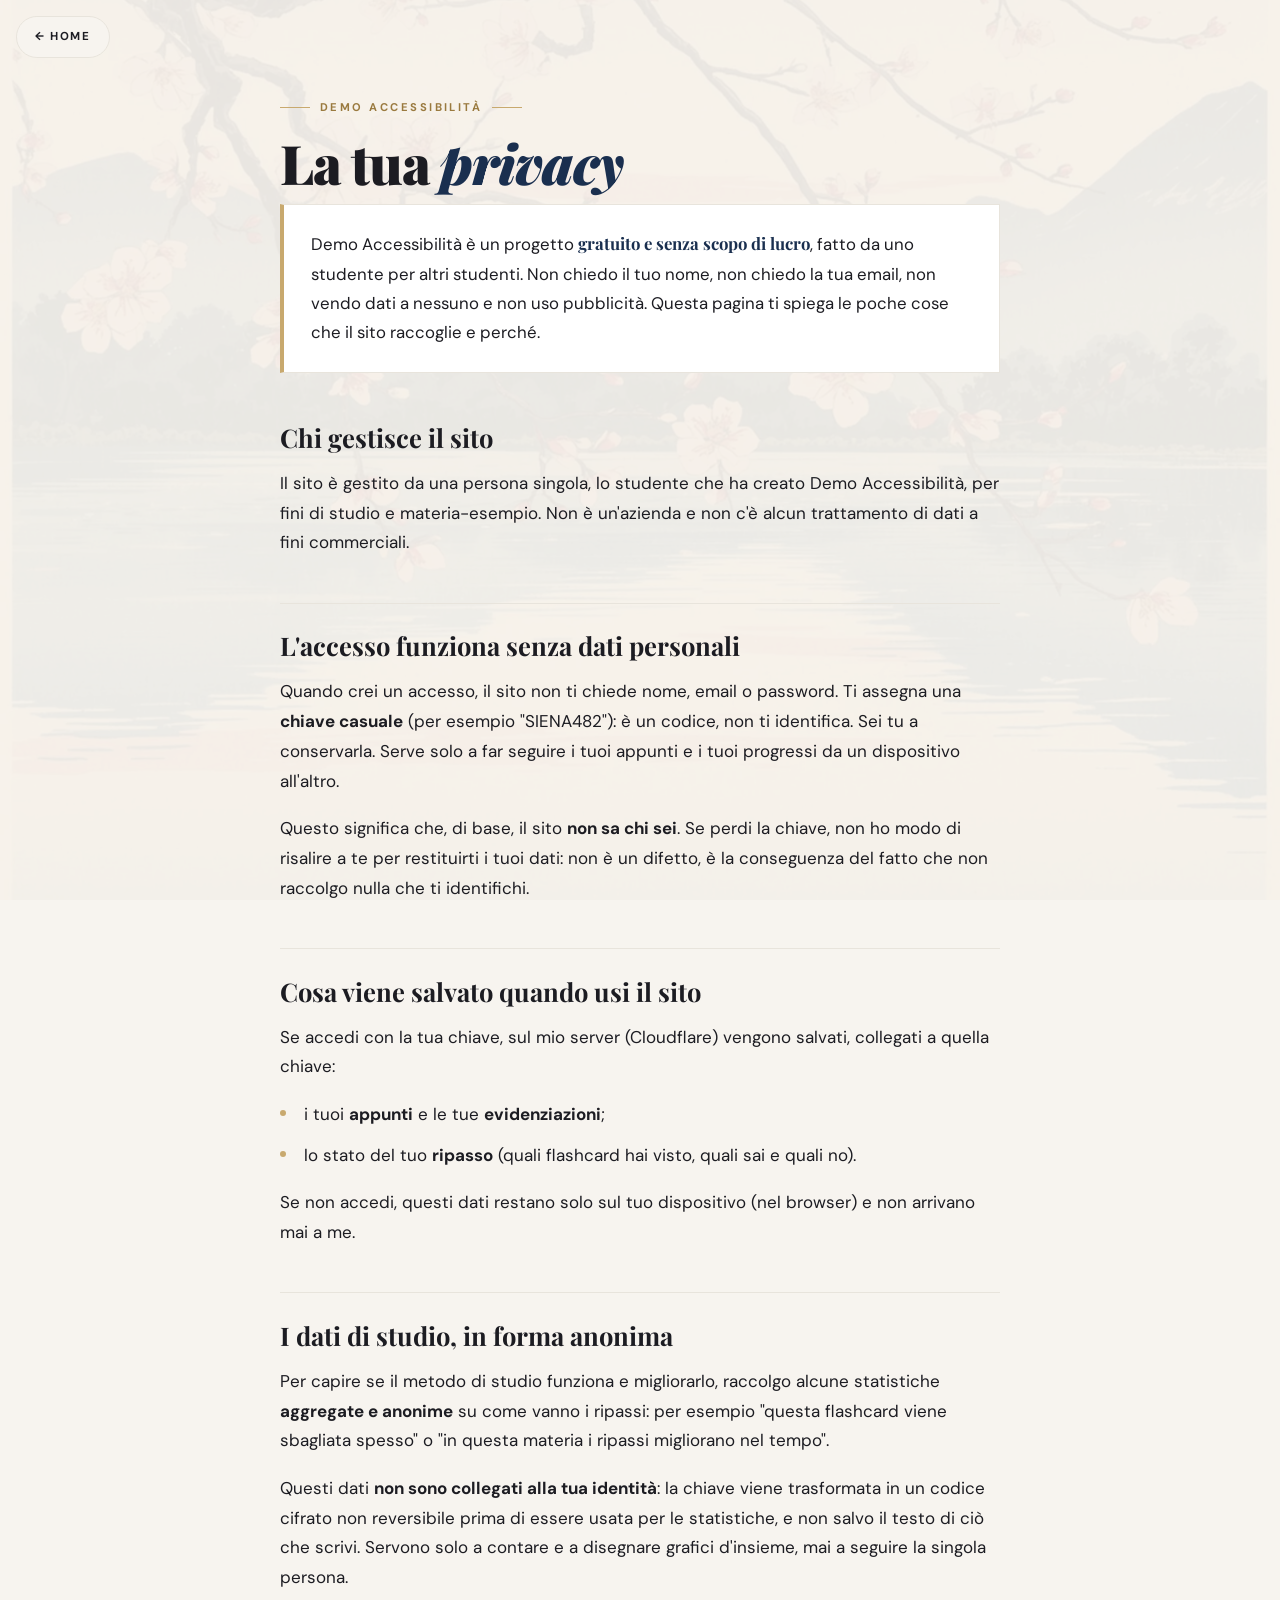
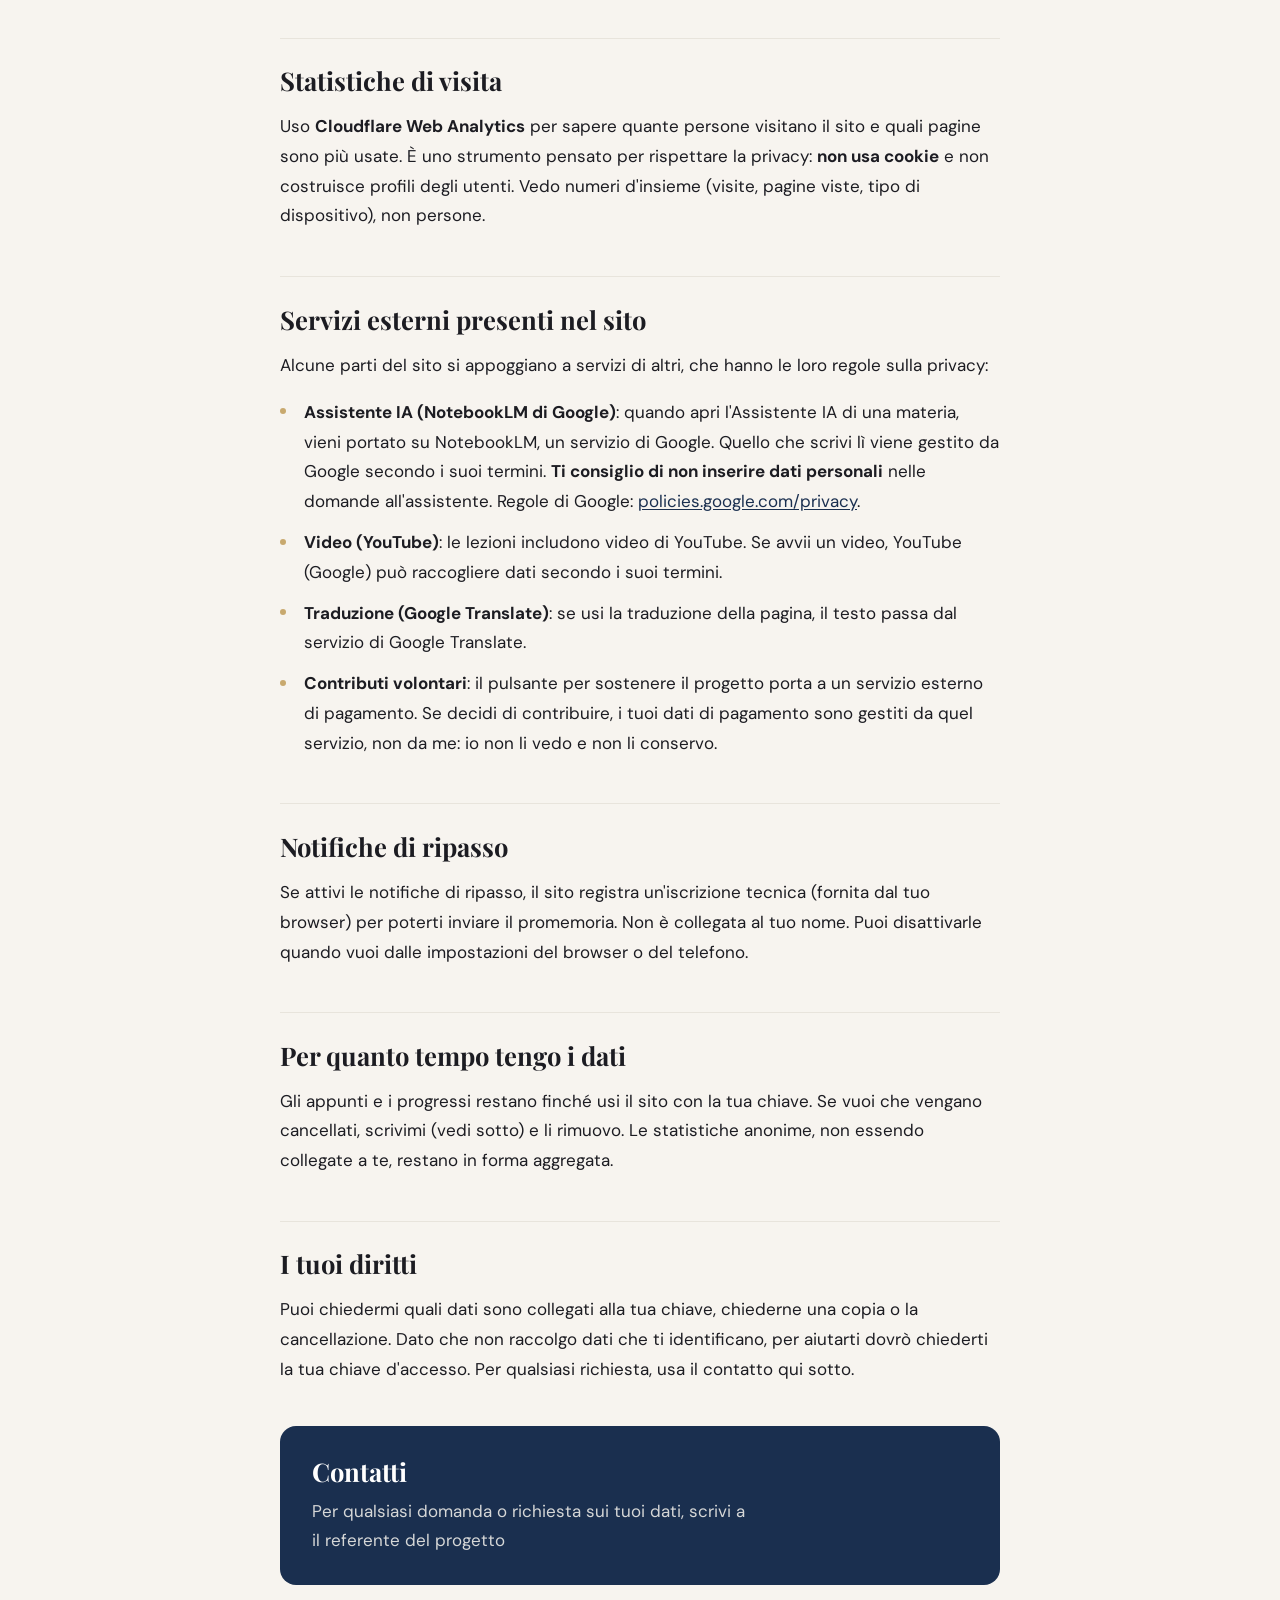
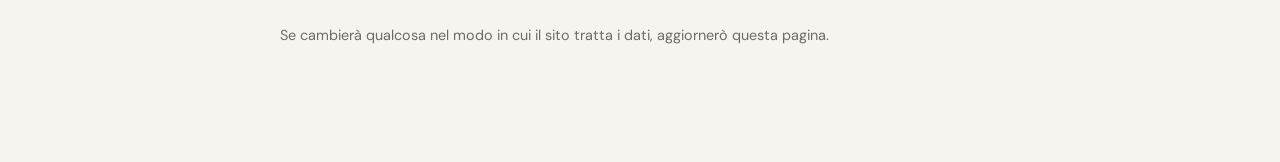
<file: privacy.html>
<!DOCTYPE html>
<html lang="it">
<head>
<meta charset="UTF-8">
<meta name="viewport" content="width=device-width, initial-scale=1.0">
<title>Privacy · Demo Accessibilità</title>
<link rel="icon" type="image/svg+xml" href="data:image/svg+xml,%3Csvg%20xmlns='http://www.w3.org/2000/svg'%20viewBox='0%200%2064%2064'%3E%3Crect%20width='64'%20height='64'%20rx='14'%20fill='%23F7F4EF'/%3E%3Ctext%20x='32'%20y='43'%20text-anchor='middle'%20font-family='Georgia,serif'%20font-weight='700'%20font-size='30'%20fill='%231C1C22'%3ED%3Ctspan%20fill='%2322365F'%20font-style='italic'%3EA%3C/tspan%3E%3C/text%3E%3Crect%20x='25'%20y='51'%20width='14'%20height='2'%20rx='1'%20fill='%23C8A96E'/%3E%3C/svg%3E">
<meta name="theme-color" content="#F7F4EF">
<link rel="preconnect" href="https://fonts.googleapis.com">
<link rel="preconnect" href="https://fonts.gstatic.com" crossorigin>
<link href="https://fonts.googleapis.com/css2?family=Playfair+Display:ital,wght@0,400;0,700;0,900;1,400;1,700&family=DM+Sans:ital,wght@0,300;0,400;0,500;0,700;1,400&display=swap" rel="stylesheet">
<style>
  :root{
    --bg:#F7F4EF; --ink:#1C1C22; --navy:#1A2F4F; --gold:#C8A96E;
    --gold-dk:#9A7A3F; --dust:#E8E4DC; --sub:#6E6B65;
    --serif:'Playfair Display', Georgia, serif;
    --sans:'DM Sans', system-ui, sans-serif;
  }
  *{box-sizing:border-box; margin:0; padding:0;}
  body{
    background:var(--bg); color:var(--ink);
    font-family:var(--sans); font-size:17px; line-height:1.75;
    padding:0 24px 96px;
  }
  .sfondo{position:fixed; inset:0; z-index:-1; background:var(--bg);}
  .sfondo img{width:100%; height:100%; object-fit:cover; opacity:.07;}

  .btn-home{
    position:fixed; top:16px; left:16px; z-index:100;
    display:inline-flex; align-items:center; gap:8px;
    padding:10px 18px; border-radius:50px;
    background:rgba(247,244,239,.88);
    -webkit-backdrop-filter:blur(8px); backdrop-filter:blur(8px);
    border:1px solid var(--dust); color:var(--ink);
    font-family:var(--sans); font-size:.72rem; font-weight:700;
    letter-spacing:.14em; text-transform:uppercase; text-decoration:none;
    transition:all .2s;
  }
  .btn-home:hover{border-color:var(--navy); color:var(--navy); transform:translateY(-2px);}

  .sheet{max-width:720px; margin:0 auto; padding-top:88px;}

  .eyebrow{
    display:inline-flex; align-items:center; gap:10px;
    font-size:.7rem; font-weight:700; letter-spacing:.22em;
    text-transform:uppercase; color:var(--gold-dk); margin-bottom:1.1rem;
  }
  .eyebrow::before,.eyebrow::after{content:''; width:30px; height:1px; background:var(--gold);}

  h1{
    font-family:var(--serif); font-weight:900; letter-spacing:-.02em;
    font-size:clamp(2.4rem,6vw,3.4rem); line-height:1.04; margin-bottom:.8rem;
  }
  h1 em{font-style:italic; color:var(--navy);}
  .aggiornato{font-size:.9rem; color:var(--sub); margin-bottom:2.4rem;}

  .promessa{
    background:#fff; border:1px solid var(--dust); border-left:4px solid var(--gold);
    padding:1.5rem 1.7rem; margin-bottom:3rem; font-size:1.05rem;
  }
  .promessa strong{font-family:var(--serif); color:var(--navy);}

  h2{
    font-family:var(--serif); font-weight:700; font-size:1.6rem;
    margin:2.8rem 0 1rem; line-height:1.25; padding-top:1.6rem;
    border-top:1px solid var(--dust);
  }
  h2:first-of-type{border-top:none; padding-top:0;}
  h3{font-family:var(--sans); font-weight:700; font-size:1.05rem; margin:1.6rem 0 .5rem;}

  p{margin-bottom:1.1rem;}
  ul{margin:0 0 1.1rem 0; padding-left:0; list-style:none;}
  li{
    position:relative; padding-left:1.5rem; margin-bottom:.7rem;
  }
  li::before{
    content:''; position:absolute; left:0; top:.62em;
    width:6px; height:6px; background:var(--gold); border-radius:50%;
  }
  strong{font-weight:700;}
  a{color:var(--navy); text-decoration:underline; text-underline-offset:2px;}
  a:hover{color:var(--gold-dk);}

  .contatto{
    background:var(--navy); color:#F7F4EF;
    border-radius:16px; padding:1.8rem 2rem; margin-top:2.6rem;
  }
  .contatto h2{color:#fff; border:none; padding:0; margin:0 0 .6rem;}
  .contatto p{margin:0; color:rgba(247,244,239,.85);}
  .contatto a{color:var(--gold); text-decoration:none; font-weight:700;}

  ::selection{background:var(--gold); color:var(--ink);}

  @media (max-width:600px){
    body{font-size:16px;}
    .sheet{padding-top:76px;}
  }
</style>
</head>
<body>

<div class="sfondo" aria-hidden="true">
  <img src="img/sfondo-giappone-1600.png" alt="">
</div>

<a href="index.html" class="btn-home">&#8592; Home</a>

<main class="sheet">

  <div class="eyebrow">Demo Accessibilità</div>
  <h1>La tua <em>privacy</em></h1>
  

  <div class="promessa">
    Demo Accessibilità è un progetto <strong>gratuito e senza scopo di lucro</strong>, fatto da uno studente per altri studenti. Non chiedo il tuo nome, non chiedo la tua email, non vendo dati a nessuno e non uso pubblicità. Questa pagina ti spiega le poche cose che il sito raccoglie e perché.
  </div>

  <h2>Chi gestisce il sito</h2>
  <p>Il sito è gestito da una persona singola, lo studente che ha creato Demo Accessibilità, per fini di studio e materia-esempio. Non è un'azienda e non c'è alcun trattamento di dati a fini commerciali.</p>

  <h2>L'accesso funziona senza dati personali</h2>
  <p>Quando crei un accesso, il sito non ti chiede nome, email o password. Ti assegna una <strong>chiave casuale</strong> (per esempio "SIENA482"): è un codice, non ti identifica. Sei tu a conservarla. Serve solo a far seguire i tuoi appunti e i tuoi progressi da un dispositivo all'altro.</p>
  <p>Questo significa che, di base, il sito <strong>non sa chi sei</strong>. Se perdi la chiave, non ho modo di risalire a te per restituirti i tuoi dati: non è un difetto, è la conseguenza del fatto che non raccolgo nulla che ti identifichi.</p>

  <h2>Cosa viene salvato quando usi il sito</h2>
  <p>Se accedi con la tua chiave, sul mio server (Cloudflare) vengono salvati, collegati a quella chiave:</p>
  <ul>
    <li>i tuoi <strong>appunti</strong> e le tue <strong>evidenziazioni</strong>;</li>
    <li>lo stato del tuo <strong>ripasso</strong> (quali flashcard hai visto, quali sai e quali no).</li>
  </ul>
  <p>Se non accedi, questi dati restano solo sul tuo dispositivo (nel browser) e non arrivano mai a me.</p>

  <h2>I dati di studio, in forma anonima</h2>
  <p>Per capire se il metodo di studio funziona e migliorarlo, raccolgo alcune statistiche <strong>aggregate e anonime</strong> su come vanno i ripassi: per esempio "questa flashcard viene sbagliata spesso" o "in questa materia i ripassi migliorano nel tempo".</p>
  <p>Questi dati <strong>non sono collegati alla tua identità</strong>: la chiave viene trasformata in un codice cifrato non reversibile prima di essere usata per le statistiche, e non salvo il testo di ciò che scrivi. Servono solo a contare e a disegnare grafici d'insieme, mai a seguire la singola persona.</p>

  <h2>Statistiche di visita</h2>
  <p>Uso <strong>Cloudflare Web Analytics</strong> per sapere quante persone visitano il sito e quali pagine sono più usate. È uno strumento pensato per rispettare la privacy: <strong>non usa cookie</strong> e non costruisce profili degli utenti. Vedo numeri d'insieme (visite, pagine viste, tipo di dispositivo), non persone.</p>

  <h2>Servizi esterni presenti nel sito</h2>
  <p>Alcune parti del sito si appoggiano a servizi di altri, che hanno le loro regole sulla privacy:</p>
  <ul>
    <li><strong>Assistente IA (NotebookLM di Google)</strong>: quando apri l'Assistente IA di una materia, vieni portato su NotebookLM, un servizio di Google. Quello che scrivi lì viene gestito da Google secondo i suoi termini. <strong>Ti consiglio di non inserire dati personali</strong> nelle domande all'assistente. Regole di Google: <a href="https://policies.google.com/privacy" target="_blank" rel="noopener">policies.google.com/privacy</a>.</li>
    <li><strong>Video (YouTube)</strong>: le lezioni includono video di YouTube. Se avvii un video, YouTube (Google) può raccogliere dati secondo i suoi termini.</li>
    <li><strong>Traduzione (Google Translate)</strong>: se usi la traduzione della pagina, il testo passa dal servizio di Google Translate.</li>
    <li><strong>Contributi volontari</strong>: il pulsante per sostenere il progetto porta a un servizio esterno di pagamento. Se decidi di contribuire, i tuoi dati di pagamento sono gestiti da quel servizio, non da me: io non li vedo e non li conservo.</li>
  </ul>

  <h2>Notifiche di ripasso</h2>
  <p>Se attivi le notifiche di ripasso, il sito registra un'iscrizione tecnica (fornita dal tuo browser) per poterti inviare il promemoria. Non è collegata al tuo nome. Puoi disattivarle quando vuoi dalle impostazioni del browser o del telefono.</p>

  <h2>Per quanto tempo tengo i dati</h2>
  <p>Gli appunti e i progressi restano finché usi il sito con la tua chiave. Se vuoi che vengano cancellati, scrivimi (vedi sotto) e li rimuovo. Le statistiche anonime, non essendo collegate a te, restano in forma aggregata.</p>

  <h2>I tuoi diritti</h2>
  <p>Puoi chiedermi quali dati sono collegati alla tua chiave, chiederne una copia o la cancellazione. Dato che non raccolgo dati che ti identificano, per aiutarti dovrò chiederti la tua chiave d'accesso. Per qualsiasi richiesta, usa il contatto qui sotto.</p>

  <div class="contatto">
    <h2>Contatti</h2>
    <p>Per qualsiasi domanda o richiesta sui tuoi dati, scrivi a<br>
    il referente del progetto</p>
  </div>

  <p style="margin-top:2.4rem; font-size:.9rem; color:var(--sub);">Se cambierà qualcosa nel modo in cui il sito tratta i dati, aggiornerò questa pagina.</p>

</main>
</body>
</html>
</file>
<file: css/ums.css>
/* ums.css — TUTTO lo stile del progetto, nell'ordine originale dei blocchi.
   REGOLA DELLA CASA: niente nuovi blocchi additivi. Una modifica si fa
   nella sezione del componente a cui appartiene, cancellando ciò che
   sostituisce. (vedi README.md) */

/* ====================================================================
   SEZIONE 1 — ex <style id="stile-base">
   ==================================================================== */
        /* ============================================================
           TOKEN SYSTEM
        ============================================================ */
        :root {
            /* --- dimensioni strutturali (un numero, un posto solo) --- */
            --topbar-h:     62px;   /* altezza topbar fissa da scroll */
            --sticky-gap:   16px;   /* aria tra topbar ed elementi sticky */
            --wb-h:         520px;  /* lavagna: altezza di default */
            --wb-h-aperta:  340px;  /* lavagna aperta nel capitolo riassuntone (desktop) */

            --night:    #0F1117;
            --ivory:    #F7F4EF;
            --ivory-dk: #EDE9E0;
            --gold:     #C8A96E;
            --gold-lt:  #E8D5AA;
            --gold-dk:  #9A7A3F;
            --navy:     #1A2F4F;
            --navy-lt:  #2A4A72;
            --dust:     #E8E4DC;
            --mist:     #C5C1B8;
            --ink:      #1C1C22;
            --body:     #3D3C3A;
            --sub:      #7A7770;

            --cyan:     #00D4D8;
            --magenta:  #E8006A;
            --yellow:   #F5D000;

            --font-display: 'Playfair Display', Georgia, serif;
            --font-body:    'DM Sans', system-ui, sans-serif;

            --r-sm: 6px;
            --r-md: 12px;
            --r-lg: 20px;
            --r-xl: 32px;

            --shadow-card: 0 4px 24px rgba(15,17,23,0.08), 0 1px 4px rgba(15,17,23,0.04);
            --shadow-lift: 0 12px 40px rgba(15,17,23,0.14), 0 2px 8px rgba(15,17,23,0.06);
            --shadow-gold: 0 8px 32px rgba(200,169,110,0.25);

            /* Task 3 — active highlight color, default giallo */
            --hl-color: #FFF176;

            /* Task 5 — Il Super Quiz: feedback corretto/errato */
            --quiz-correct:    #2E7D32;
            --quiz-correct-bg: #EAF7EE;
            --quiz-incorrect:    #C62828;
            --quiz-incorrect-bg: #FDECEA;
        }

        /* ============================================================
           RESET & BASE
        ============================================================ */
        *, *::before, *::after { box-sizing: border-box; margin: 0; padding: 0; }
        html { height: 100%; overflow-x: hidden; scroll-behavior: smooth; }

        body {
            background-color: var(--ivory);
            font-family: var(--font-body);
            color: var(--body);
            line-height: 1.7;
            min-height: 100%;
            position: relative;
            padding-bottom: 100px;
            -webkit-overflow-scrolling: touch;
            width: 100%;
            font-size: 16px;
        }

        /* ============================================================
           BARRA DI PROGRESSO
        ============================================================ */
        #scroll-progress-container {
            position: fixed; top: 0; left: 0; width: 100%; height: 3px;
            background: transparent; z-index: 9999999;
        }
        #scroll-progress-bar {
            height: 100%;
            background: linear-gradient(90deg, var(--gold), var(--gold-lt), var(--gold));
            background-size: 200% 100%;
            width: 0%;
            transition: width 0.1s linear;
            animation: shimmer 3s infinite linear;
        }
        @keyframes shimmer { 0%{background-position:200% 0} 100%{background-position:0% 0} }

        /* ============================================================
           BACKGROUND
        ============================================================ */
        .giants-background {
            position: fixed; top: 0; left: 0; width: 100%; height: 100%;
            z-index: -1; pointer-events: none; overflow: hidden;
            background: var(--ivory);
        }
        .main-background-image {
            width: 100%; height: 100%; object-fit: cover;
            opacity: 0.07;
            filter: grayscale(35%) sepia(0.15);
            mix-blend-mode: multiply;
        }
        .giants-background::after {
            content: '';
            position: absolute; inset: 0;
            background-image: url("data:image/svg+xml,%3Csvg viewBox='0 0 200 200' xmlns='http://www.w3.org/2000/svg'%3E%3Cfilter id='n'%3E%3CfeTurbulence type='fractalNoise' baseFrequency='0.9' numOctaves='4' stitchTiles='stitch'/%3E%3C/filter%3E%3Crect width='100%25' height='100%25' filter='url(%23n)' opacity='0.04'/%3E%3C/svg%3E");
            opacity: 0.6;
            pointer-events: none;
        }

        /* ============================================================
           HEADER
        ============================================================ */
        header {
            text-align: center;
            padding: 5rem 2rem 3rem;
            position: relative;
        }

        .header-eyebrow {
            display: inline-flex; align-items: center; gap: 10px;
            font-family: var(--font-body);
            font-size: 0.72rem; font-weight: 700; letter-spacing: 0.22em;
            text-transform: uppercase; color: var(--gold-dk);
            margin-bottom: 1.5rem;
        }
        .header-eyebrow::before,
        .header-eyebrow::after {
            content: ''; display: block; width: 32px; height: 1px;
            background: var(--gold);
        }

        h1 {
            font-family: var(--font-display);
            font-size: clamp(2.8rem, 6vw, 5.2rem);
            font-weight: 900;
            color: var(--ink);
            line-height: 1.07;
            letter-spacing: -0.02em;
            margin-bottom: 1rem;
        }

        h1 em {
            font-style: italic;
            color: var(--navy);
        }

        .subtitle {
            font-family: var(--font-body);
            font-size: 0.78rem;
            font-weight: 700;
            letter-spacing: 0.3em;
            text-transform: uppercase;
            color: var(--sub);
            margin-bottom: 2.5rem;
        }

        /* ============================================================
           AUTHOR BADGES
        ============================================================ */
        .badges-row {
            display: flex;
            justify-content: center;
            gap: 10px;
            flex-wrap: wrap;
            padding: 0 10px;
            margin-bottom: 2.5rem;
        }

        .author-badge {
            display: inline-flex; align-items: center; gap: 10px;
            background: #fff;
            padding: 8px 18px 8px 8px;
            border-radius: 50px;
            text-decoration: none;
            border: 1px solid var(--dust);
            box-shadow: var(--shadow-card);
            transition: all 0.25s cubic-bezier(.2,.8,.2,1);
        }
        .author-badge:hover {
            transform: translateY(-3px);
            box-shadow: var(--shadow-lift);
            border-color: var(--gold);
        }
        .author-badge.primary {
            background: var(--navy);
            border-color: var(--navy);
        }
        .author-badge.primary .author-name { color: #fff; }
        .author-img {
            width: 36px; height: 36px; border-radius: 50%; object-fit: cover; display: block;
        }
        .author-name {
            font-size: 0.82rem; font-weight: 500; color: var(--ink);
            font-family: var(--font-body);
        }
        .author-name strong { font-weight: 700; }

        /* ============================================================
           LANGUAGE SELECTOR
        ============================================================ */
        #custom-lang-selector { display: none; }
        #custom-lang-selector.loaded {
            display: inline-flex; flex-direction: column; align-items: center;
            background: #fff;
            border: 1px solid var(--dust);
            border-radius: var(--r-md);
            padding: 6px 14px;
            margin-top: 0.5rem;
            vertical-align: middle;
            position: relative;
            box-shadow: var(--shadow-card);
            z-index: 999999;
        }
        #lang-toggle-btn {
            background: transparent; border: none; color: var(--navy);
            font-size: 13px; font-weight: 700; cursor: pointer; text-transform: uppercase;
            letter-spacing: 0.12em;
            font-family: var(--font-body); outline: none;
        }
        #lang-loading { font-size: 18px; animation: spin 1s linear infinite; margin-bottom: 5px; }
        @keyframes spin { 100% { transform: rotate(360deg); } }
        .lang-options {
            display: none; position: absolute; top: 110%; right: 0;
            background: #fff; border: 1px solid var(--dust);
            border-radius: var(--r-lg);
            grid-template-columns: repeat(4, 1fr);
            gap: 8px; padding: 14px;
            box-shadow: var(--shadow-lift);
            min-width: 240px;
        }
        .lang-options.show { display: grid; }
        .lang-options button {
            background: transparent; border: 1px solid transparent; padding: 6px;
            cursor: pointer; border-radius: var(--r-sm); font-size: 22px; transition: 0.2s;
        }
        .lang-options button.active-lang {
            background: rgba(200,169,110,0.12); border-color: var(--gold);
        }
        .lang-options button:hover { transform: scale(1.15); }
        .skiptranslate { display: none !important; }
        body { top: 0 !important; }
        #goog-gt-tt, .goog-te-balloon-frame { display: none !important; }
        .goog-text-highlight { background: transparent !important; box-shadow: none !important; border: none !important; }
        @media (max-width: 600px) {
            #custom-lang-selector.loaded { display: flex; margin: 1rem auto 5px auto; width: max-content; }
            .lang-options { right: 50%; transform: translateX(50%); }
        }

        /* ============================================================
           DISCLAIMER TRANSLATION
        ============================================================ */
        #translation-disclaimer {
            display: none;
            background: #FFFBEA; color: #7A6220; padding: 10px 16px; border-radius: var(--r-md);
            margin: 12px auto 0; font-size: 0.8rem; border: 1px solid #F0E08A;
            max-width: 680px;
        }

        /* ============================================================
           TOAST
        ============================================================ */
        #toast-container {
            position: fixed; bottom: 32px; left: 50%; transform: translateX(-50%);
            z-index: 9999999; pointer-events: none;
        }
        .toast {
            background: var(--night); color: #fff;
            padding: 14px 28px; border-radius: 50px; margin-top: 10px;
            font-weight: 600; font-family: var(--font-body); font-size: 0.88rem;
            text-align: center; opacity: 0; transition: opacity 0.3s, transform 0.3s;
            transform: translateY(16px); border: 1.5px solid;
            pointer-events: auto; letter-spacing: 0.02em;
        }
        .toast.show { opacity: 1; transform: translateY(0); }
        .toast-success { border-color: var(--cyan); box-shadow: 0 0 20px rgba(0,212,216,0.3); color: var(--cyan); }
        .toast-retry   { border-color: var(--magenta); box-shadow: 0 0 20px rgba(232,0,106,0.3); color: var(--magenta); }

        /* ============================================================
           MAIN CARD WRAPPER
        ============================================================ */
        .content-card {
            background: #fff;
            border: 1px solid var(--dust);
            border-radius: var(--r-xl);
            padding: 3.5rem;
            margin: 0 auto 2rem;
            width: 90%; max-width: 1200px;
            position: relative;
            box-shadow: var(--shadow-card);
            z-index: 1;
        }
        @media (max-width: 700px) {
            .content-card { padding: 1.5rem; width: 94%; border-radius: var(--r-lg); }
        }

        /* ============================================================
           ACCORDION — MASTER
        ============================================================ */
        .master-accordion-item { border-bottom: none; }

        .master-header {
            display: flex; align-items: center; justify-content: space-between;
            width: 100%;
            background: var(--navy);
            border: none; border-radius: var(--r-lg);
            padding: 1.4rem 2rem;
            cursor: pointer;
            color: #fff;
            font-family: var(--font-display);
            font-size: 1.5rem; font-weight: 600;
            transition: background 0.25s, box-shadow 0.25s;
            box-shadow: 0 6px 24px rgba(26,47,79,0.25);
            margin-bottom: 0;
        }
        .master-header:hover { background: var(--navy-lt); box-shadow: 0 10px 32px rgba(26,47,79,0.32); }
        .master-header .mh-arrow {
            font-size: 1.2rem; opacity: 0.7; transition: transform 0.35s;
            font-family: var(--font-body); font-weight: 300;
        }
        .master-header.active .mh-arrow { transform: rotate(90deg); opacity: 1; }

        .master-content {
            max-height: 0; overflow: hidden;
            transition: max-height 0.5s cubic-bezier(0.4,0,0.2,1);
        }
        .master-content.open { max-height: 999999px; }
        .master-content-inner { padding-top: 2.5rem; }

        /* ============================================================
           ACCORDION — CHAPTERS
        ============================================================ */
        .accordion-item { margin-bottom: 0; }

        .accordion-header {
            display: flex; align-items: center;
            width: 100%; background: transparent; border: none;
            padding: 1.5rem 0;
            border-bottom: 1px solid var(--dust);
            cursor: pointer;
            text-align: left;
            transition: all 0.2s;
            gap: 1.5rem;
            position: relative;
        }
        .accordion-header:hover .ch-title { color: var(--navy); }

        .ch-number {
            font-family: var(--font-display);
            font-size: 4rem; font-weight: 900; line-height: 1;
            color: var(--dust);
            width: 70px; min-width: 70px;
            text-align: center;
            transition: color 0.25s;
            user-select: none;
            letter-spacing: -0.04em;
        }
        .accordion-header:hover .ch-number,
        .accordion-header.active .ch-number { color: var(--gold); }

        .ch-text { flex: 1; }
        .ch-eyebrow {
            font-size: 0.68rem; font-weight: 700; letter-spacing: 0.22em;
            text-transform: uppercase; color: var(--gold-dk);
            margin-bottom: 3px; display: block;
        }
        .ch-title {
            font-family: var(--font-display);
            font-size: clamp(1.15rem, 3vw, 1.55rem);
            font-weight: 700; color: var(--ink);
            line-height: 1.2;
            transition: color 0.2s;
        }

        .ch-icon {
            font-size: 1.2rem; color: var(--mist);
            transition: all 0.3s; font-family: var(--font-body); font-weight: 300;
            min-width: 24px; text-align: right;
        }
        .accordion-header.active .ch-icon { color: var(--navy); transform: rotate(45deg); }

        .accordion-content {
            max-height: 0; overflow: hidden;
            transition: max-height 0.45s cubic-bezier(0.4,0,0.2,1), opacity 0.3s;
            padding: 0; opacity: 0;
        }
        .accordion-content.active {
            max-height: 20000px; opacity: 1;
            padding-top: 2rem; padding-bottom: 2.5rem;
            overflow: visible;
        }

        @media (max-width: 600px) {
            .ch-number { font-size: 2.8rem; width: 50px; min-width: 50px; }
            .ch-title { font-size: 1.1rem; }
        }

        /* Close section button */
        .btn-close-section {
            width: 100%; margin-top: 2rem; padding: 14px;
            background: transparent; border: 1px solid var(--dust);
            border-radius: var(--r-md); font-family: var(--font-body);
            font-weight: 600; font-size: 0.78rem; letter-spacing: 0.12em;
            text-transform: uppercase; color: var(--sub);
            cursor: pointer; transition: all 0.2s;
        }
        .btn-close-section:hover { border-color: var(--navy); color: var(--navy); background: rgba(26,47,79,0.03); }

        /* ============================================================
           LAYOUT: MEDIA + NOTES GRID
        ============================================================ */
        .media-notes-grid {
            display: grid;
            grid-template-columns: 2.5fr 1fr;
            gap: 2rem;
            align-items: stretch;
        }
        @media (max-width: 900px) {
            .media-notes-grid { grid-template-columns: 1fr; gap: 1.5rem; }
            /* ANTI-TRABOCCAMENTO: una colonna di griglia ha min-width:auto, quindi
               un contenuto largo (le slide affiancate) la faceva crescere oltre lo
               schermo. Risultato: tutta la pagina piu' larga del telefono e i
               pulsanti a destra tagliati via. */
            .media-notes-grid, .media-notes-grid > * { min-width: 0; }
        }

        /* ============================================================
           SECTION BANNER
        ============================================================ */
        .section-banner {
            width: 100%; height: auto; max-height: 200px; object-fit: cover;
            border-radius: var(--r-md); margin-bottom: 1.5rem;
            border: 1px solid var(--dust);
            cursor: pointer;
            transition: opacity 0.2s;
        }
        .section-banner:hover { opacity: 0.9; }

        /* ============================================================
           KEN BURNS (variante VI — velo inchiostro)
           Zoom lento 6s + velo che si approfondisce al passaggio
           del mouse (o al tocco, via .kb-hover). Applicato a:
           banner Riassuntone, immagine Assistente IA, flashcard
           Dritti al Sodo. Rispetta prefers-reduced-motion.
        ============================================================ */
        .kb-frame {
            position: relative;
            overflow: hidden;
            border-radius: var(--r-md);
            border: 1px solid var(--dust);
            margin-bottom: 1.5rem;
            cursor: pointer;
        }
        .kb-frame .section-banner {
            margin-bottom: 0;
            border: none;
            border-radius: 0;
        }
        .kb-frame .section-banner:hover { opacity: 1; }
        .kb-frame img {
            transition: transform 6s cubic-bezier(.16,.84,.44,1);
            will-change: transform;
        }
        .kb-frame::after {
            content: '';
            position: absolute; inset: 0;
            background: linear-gradient(to top, rgba(13,17,26,.38), rgba(13,17,26,.08) 45%, transparent 68%);
            opacity: .7;
            transition: opacity .9s ease;
            pointer-events: none;
        }
        .kb-frame:hover img,
        .kb-frame.kb-hover img { transform: scale(1.06); }
        .kb-frame:hover::after,
        .kb-frame.kb-hover::after { opacity: 1; }

        @media (prefers-reduced-motion: reduce) {
            .kb-frame img,
            .kb-frame::after,
            .ia-image-col img,
            .ia-image-col::after,
            .flashcard-front::before,
            .flashcard-back::before { transition: none !important; }
            .kb-frame:hover img,
            .kb-frame.kb-hover img,
            .ia-container:hover .ia-image-col img,
            .ia-container.kb-hover .ia-image-col img { transform: none !important; }
        }

        /* ============================================================
           OBIETTIVI BOX
        ============================================================ */
        .obj-box {
            background: linear-gradient(135deg, #F0F6FF 0%, #E8F0FA 100%);
            border: 1px solid rgba(26,47,79,0.12);
            border-left: 4px solid var(--navy);
            padding: 1.8rem;
            border-radius: 0 var(--r-md) var(--r-md) 0;
            margin-bottom: 2rem;
        }
        .obj-box p strong {
            font-size: 0.72rem; letter-spacing: 0.18em; text-transform: uppercase;
            color: var(--navy); display: block; margin-bottom: 0.8rem;
        }
        .obj-list { padding-left: 1.2rem; line-height: 1.9; color: var(--body); text-align: left; max-width: 68ch; }
        .obj-list li { margin-bottom: 0.25rem; }

        /* ============================================================
           PUNTI CHIAVE — FACTOR CARDS
        ============================================================ */
        .factors-intro {
            font-size: 0.72rem; font-weight: 700; letter-spacing: 0.18em;
            text-transform: uppercase; color: var(--sub);
            margin-bottom: 1rem; display: block;
        }
        .factors-grid {
            display: grid;
            grid-template-columns: repeat(auto-fill, minmax(220px, 1fr));
            gap: 1rem; margin: 0 0 2rem;
        }
        .factor-card {
            background: var(--ivory);
            border: 1px solid var(--dust);
            padding: 1.4rem;
            border-radius: var(--r-md);
            cursor: pointer;
            transition: all 0.25s cubic-bezier(.2,.8,.2,1);
            position: relative;
            overflow: hidden;
        }
        .factor-card::before {
            content: '';
            position: absolute; top: 0; left: 0; right: 0; height: 2px;
            background: linear-gradient(90deg, var(--gold), transparent);
            transform: scaleX(0); transform-origin: left;
            transition: transform 0.3s;
        }
        .factor-card:hover { transform: translateY(-4px); box-shadow: var(--shadow-lift); border-color: var(--gold-lt); }
        .factor-card:hover::before { transform: scaleX(1); }
        .factor-card strong { display: block; font-size: 0.92rem; font-weight: 700; color: var(--ink); margin-bottom: 0.4rem; }
        .factor-card small { font-size: 0.8rem; color: var(--sub); line-height: 1.5; display: -webkit-box; -webkit-line-clamp: 2; -webkit-box-orient: vertical; overflow: hidden; }
        .factor-card .fc-plus {
            position: absolute; top: 12px; right: 14px;
            font-size: 1.1rem; color: var(--gold); opacity: 0.6;
            font-family: var(--font-body); font-weight: 300;
        }

        /* ============================================================
           MODAL — PUNTI CHIAVE
        ============================================================ */
        #factor-modal {
            position: fixed; top: 0; left: 0; width: 100%; height: 100%;
            background: rgba(15,17,23,0.75); backdrop-filter: blur(6px);
            z-index: 99999; display: none; justify-content: center; align-items: center; padding: 20px;
        }
        #factor-modal.open { display: flex; }
        .modal-paper {
            background: #fff; width: 100%; max-width: 580px;
            padding: 2.5rem; border-radius: var(--r-xl);
            position: relative; max-height: 88vh; overflow-y: auto;
            line-height: 1.8; box-shadow: 0 40px 80px rgba(0,0,0,0.3);
            -webkit-overflow-scrolling: touch;
            border-top: 4px solid var(--gold);
        }
        #m-title {
            font-family: var(--font-display); font-size: 1.6rem; font-weight: 700;
            color: var(--ink); margin-bottom: 1rem;
        }
        #m-body { color: var(--body); font-size: 0.95rem; }
        .close-modal {
            position: absolute; top: 16px; right: 20px;
            font-size: 1.6rem; cursor: pointer; color: var(--mist);
            transition: color 0.2s; font-family: var(--font-body); font-weight: 300;
            line-height: 1;
        }
        .close-modal:hover { color: var(--navy); }

        /* ============================================================
           VIDEO CONTAINER
        ============================================================ */
        .video-container {
            position: relative; width: 100%; padding-bottom: 56.25%; height: 0;
            background: var(--night); border-radius: var(--r-md); overflow: hidden;
            box-shadow: var(--shadow-card); z-index: 1; margin-bottom: 1rem;
        }
        .video-container iframe, .video-container video {
            position: absolute; top: 0; left: 0; width: 100%; height: 100%; border: 0;
        }

        .video-fallback-note {
            font-size: 0.78rem; color: var(--sub); font-style: italic; margin: 6px 0 10px;
        }
        .video-direct-link {
            display: inline-block; margin-top: 6px; text-decoration: none;
            font-size: 0.8rem; font-weight: 600; color: var(--navy);
            border-bottom: 1px solid var(--navy-lt);
            padding-bottom: 1px; transition: color 0.2s, border-color 0.2s;
        }
        .video-direct-link:hover { color: var(--gold-dk); border-color: var(--gold-dk); }

        /* ============================================================
           NOTES WIDGET
        ============================================================ */
        .notes-widget {
            background: var(--ivory);
            border: 1px solid var(--dust);
            border-radius: var(--r-lg);
            display: flex; flex-direction: column;
            align-self: start;
            height: 72vh;
            position: sticky; top: 24px; z-index: 5;
            width: 100%; min-width: 0;
            box-shadow: var(--shadow-card);
            overflow: hidden;
        }
        @media (max-width: 900px) {
            .notes-widget { position: relative; top: 0; height: 500px; align-self: stretch; }
        }
        .notes-toolbar {
            background: #fff; padding: 10px 12px;
            border-bottom: 1px solid var(--dust);
            border-radius: var(--r-lg) var(--r-lg) 0 0;
            display: flex; justify-content: flex-end; gap: 8px; flex-shrink: 0;
            align-items: center; flex-wrap: wrap;
        }
        .notes-label {
            font-size: 0.68rem; font-weight: 700; letter-spacing: 0.16em;
            text-transform: uppercase; color: var(--sub);
            margin-right: auto;
        }
        .tool-btn {
            padding: 7px 14px; font-size: 0.75rem; font-weight: 600;
            cursor: pointer; border: 1px solid var(--dust);
            background: var(--ivory); border-radius: 50px;
            font-family: var(--font-body); letter-spacing: 0.04em;
            color: var(--body); transition: all 0.2s;
        }
        .tool-btn:hover { border-color: var(--navy); color: var(--navy); background: #fff; }
        .notes-area {
            width: 100%; height: 100%;
            border: none; resize: none;
            padding: 20px;
            overflow-y: auto; -webkit-overflow-scrolling: touch;
            background: transparent;
            font-family: 'Courier New', monospace;
            font-size: 0.9rem; line-height: 1.8; color: var(--body);
            outline: none;
        }
        .notes-area::placeholder { color: var(--mist); font-style: italic; }

        /* ============================================================
           TASK 3 — PALETTE EVIDENZIATORE (dentro .notes-widget cap05)
        ============================================================ */
        .hl-palette-row {
            padding: 8px 12px 8px;
            background: #fff;
            border-bottom: 1px solid var(--dust);
            display: flex; flex-direction: column; gap: 6px; flex-shrink: 0;
        }
        .hl-palette-micro {
            font-size: 0.65rem; font-weight: 700; letter-spacing: 0.16em;
            text-transform: uppercase; color: var(--sub);
        }
        .hl-palette-swatches {
            display: flex; gap: 8px; align-items: center;
        }
        .hl-swatch {
            width: 20px; height: 20px; border-radius: 50%;
            cursor: pointer; border: 2px solid transparent;
            transition: transform 0.15s, border-color 0.15s;
            flex-shrink: 0;
        }
        .hl-swatch:hover { transform: scale(1.2); }
        .hl-swatch.hl-swatch-active { border-color: var(--ink); transform: scale(1.15); }

        /* ============================================================
           IL RIASSUNTONE — TEXT CONTENT
        ============================================================ */
        @media (min-width: 900px) {
            #dyn-riassuntone-container {
                max-height: 560px; overflow-y: auto; padding-right: 16px;
                border-bottom: 1px solid var(--dust);
            }
            body.ums-kbd #dyn-riassuntone-container{
                max-height: none; overflow: visible; border-bottom: none;
            }
            #dyn-riassuntone-container::-webkit-scrollbar { width: 5px; }
            #dyn-riassuntone-container::-webkit-scrollbar-thumb { background-color: var(--dust); border-radius: 3px; }
        }
        .text-content-box {
            background: transparent;
            color: var(--body); line-height: 1.85; font-size: 1.02rem;
        }
        .text-content-box h3 {
            font-family: var(--font-display);
            font-size: 1.35rem; font-weight: 700; color: var(--ink);
            margin-top: 2.5rem; margin-bottom: 1rem;
            padding-bottom: 8px;
            border-bottom: 1px solid var(--dust);
        }
        .text-content-box h3:first-child { margin-top: 0; }
        .text-content-box p { margin-bottom: 1rem; }

        .cornell-box {
            background: linear-gradient(135deg, #FFFDF7, #FFF8E8);
            border-left: 3px solid var(--gold);
            padding: 1.5rem 1.5rem 0.5rem;
            margin: 1.8rem 0;
            border-radius: 0 var(--r-md) var(--r-md) 0;
        }
        .cornell-box .cp-label {
            font-size: 0.65rem; font-weight: 700; letter-spacing: 0.2em;
            text-transform: uppercase; color: var(--gold-dk); margin-bottom: 1rem;
            display: block;
        }
        .cornell-question {
            font-weight: 700; color: var(--navy);
            margin-bottom: 0.25rem; font-size: 0.95rem;
        }
        .cornell-answer {
            margin-bottom: 1.5rem; margin-left: 10px; font-size: 0.93rem;
        }
        .cornell-answer:last-child { margin-bottom: 1rem; }

        /* ============================================================
           FLASHCARDS
        ============================================================ */
        .flashcard-wrapper {
            perspective: 1000px;
            width: 100%; height: 440px;
            margin-bottom: 1rem;
            cursor: pointer;
        }
        .flashcard-inner {
            position: relative; width: 100%; height: 100%;
            text-align: center;
            transition: transform 0.65s cubic-bezier(0.175, 0.885, 0.32, 1.275);
            transform-style: preserve-3d;
            border-radius: var(--r-lg);
            box-shadow: var(--shadow-lift);
        }
        .flashcard-wrapper.flipped .flashcard-inner { transform: rotateY(180deg); }

        .flashcard-front, .flashcard-back {
            position: absolute; width: 100%; height: 100%;
            backface-visibility: hidden;
            display: flex; flex-direction: column;
            align-items: center; justify-content: center;
            border-radius: var(--r-lg); padding: 2rem;
            background-color: #1a1a2e;
            overflow: hidden;
        }
        /* KEN BURNS — l'immagine vive su un layer ::before che zooma lento */
        .flashcard-front { transform: rotateY(0deg); } /* stacking context: il ::before a z-index -1 resta sopra lo sfondo */
        .flashcard-front::before {
            content: ""; position: absolute; inset: 0; border-radius: var(--r-lg);
            background-image: url('../img/flashcard-vettoriale.svg');
            background-size: contain; background-repeat: no-repeat; background-position: center;
            z-index: -1;
            transition: transform 6s cubic-bezier(.16,.84,.44,1);
            will-change: transform;
        }
        .flashcard-back { transform: rotateY(180deg); }
        .flashcard-back::before {
            content: ""; position: absolute; inset: 0; border-radius: var(--r-lg);
            background-image: url('../img/flashcard-vettoriale.svg');
            background-size: contain; background-repeat: no-repeat; background-position: center;
            transform: scaleX(-1); z-index: -1;
            transition: transform 6s cubic-bezier(.16,.84,.44,1);
            will-change: transform;
        }
        .flashcard-back p,
        .flashcard-front h2 {
            position: relative; z-index: 2;
            background: rgba(255,255,255,0.96);
            padding: 22px 28px; border-radius: var(--r-md);
            box-shadow: 0 6px 24px rgba(0,0,0,0.18);
            width: 100%; color: var(--ink);
        }
        .flashcard-front h2 {
            font-family: var(--font-display); font-size: 1.5rem; font-weight: 700; line-height: 1.35;
            text-align: left;
        }
        .flashcard-back p {
            font-size: 0.97rem; text-align: left; line-height: 1.65;
            white-space: pre-line; overflow-y: auto;
            max-height: 85%; -webkit-overflow-scrolling: touch; pointer-events: auto;
            /* la risposta si legge e si seleziona senza far girare la carta */
            cursor: auto; user-select: text; overscroll-behavior: contain;
            scrollbar-width: thin; scrollbar-color: rgba(26,47,79,0.38) transparent;
        }
        /* barra di scorrimento VISIBILE: prima non si capiva che c'era altro testo */
        .flashcard-back p::-webkit-scrollbar { width: 8px; }
        .flashcard-back p::-webkit-scrollbar-track { background: transparent; }
        .flashcard-back p::-webkit-scrollbar-thumb {
            background: rgba(26,47,79,0.38); border-radius: 4px;
        }

        #fc-start-screen .flashcard-wrapper { cursor: default; }
        #fc-start-screen .flashcard-inner { box-shadow: var(--shadow-card); }

        .btn-flip-mobile {
            display: none;
            margin-top: 12px;
            background: var(--yellow); color: var(--night);
            border: 2px solid var(--night); padding: 10px 28px;
            font-weight: 700; border-radius: 50px;
            z-index: 20; cursor: pointer;
            box-shadow: 0 4px 12px rgba(0,0,0,0.25);
            text-transform: uppercase; font-family: var(--font-body);
            font-size: 0.85rem; letter-spacing: 0.08em;
            white-space: nowrap; pointer-events: auto;
        }
        .btn-flip-mobile:active { transform: translateY(2px); }

        @media (max-width: 900px) {
            .flashcard-wrapper { height: 480px; cursor: default; }
            .flashcard-front, .flashcard-back { justify-content: flex-start; padding: 1rem; padding-top: 1.5rem; }
            .flashcard-front h2 { font-size: 1.1rem; padding: 14px; margin-top: 16px; }
            .flashcard-back p { font-size: 0.9rem; padding: 14px; max-height: 72%; }
            .btn-flip-mobile { display: inline-block; position: absolute; bottom: 18px; }
        }

        .fc-counter {
            text-align: center; margin-bottom: 12px;
            font-size: 0.72rem; font-weight: 700; letter-spacing: 0.18em;
            text-transform: uppercase; color: var(--gold-dk);
        }
        .fc-controls {
            display: grid; grid-template-columns: auto 1fr auto;
            gap: 10px; align-items: center; margin-top: 16px;
        }
        .fc-actions { display: flex; gap: 8px; justify-content: center; width: 100%; }

        .btn-pop {
            padding: 11px 20px; border: none; border-radius: 50px;
            font-weight: 700; font-family: var(--font-body); font-size: 0.83rem;
            text-transform: uppercase; letter-spacing: 0.08em;
            cursor: pointer; transition: transform 0.1s, box-shadow 0.2s;
            box-shadow: 0 3px 10px rgba(0,0,0,0.15);
        }
        .btn-pop:active { transform: translateY(2px); box-shadow: 0 1px 4px rgba(0,0,0,0.15); }
        .btn-nav { background: #fff; color: var(--ink); font-size: 1rem; border: 1px solid var(--dust); min-width: 44px; }
        .btn-nav:hover { border-color: var(--navy); color: var(--navy); }
        .btn-no { background: var(--magenta); color: #fff; flex-grow: 1; }
        .btn-yes { background: var(--cyan); color: var(--night); flex-grow: 1; }
        .btn-start {
            background: var(--navy); color: #fff;
            font-size: 0.9rem; padding: 14px 40px; margin-top: 20px;
            letter-spacing: 0.14em;
            box-shadow: 0 6px 24px rgba(26,47,79,0.3);
        }
        .btn-start:hover { background: var(--navy-lt); }

        @media (max-width: 900px) {
            .fc-controls { grid-template-columns: 44px 1fr 44px; gap: 6px; }
            .btn-pop { padding: 11px 6px; font-size: 0.75rem; }
            .btn-start { width: 100%; }
        }

        #win-screen {
            display: none; flex-direction: column; align-items: center;
            justify-content: center; height: 400px; text-align: center;
            background: linear-gradient(135deg, #F0F6FF, #E8F0FA);
            border-radius: var(--r-lg);
            border: 1px solid rgba(26,47,79,0.1); padding: 2rem;
        }
        #win-screen h2 {
            font-family: var(--font-display); font-size: 1.6rem; font-weight: 700;
            color: var(--navy); border: none; margin: 0; padding: 0;
        }

        /* ============================================================
           PAUSA — MINI WORD SEARCH
        ============================================================ */
        .pausa-wordsearch {
            background: linear-gradient(135deg, var(--ivory), var(--dust));
            border-radius: var(--r-lg); border: 1px solid var(--dust);
            padding: 2rem;
        }
        .pausa-ws-header {
            text-align: center; margin-bottom: 1.5rem;
        }
        .pausa-ws-header h3 {
            font-family: var(--font-display); font-size: 1.5rem;
            font-weight: 700; color: var(--ink); margin-bottom: 0.4rem;
        }

        .ws-lang-row {
            display: flex; justify-content: center; gap: 10px; margin-bottom: 1.5rem;
        }
        .ws-lang-btn {
            padding: 8px 22px; border-radius: 50px;
            border: 2px solid var(--dust); background: #fff;
            font-family: var(--font-body); font-weight: 700; font-size: 0.8rem;
            letter-spacing: 0.08em; text-transform: uppercase;
            color: var(--sub); cursor: pointer; transition: all 0.2s;
        }
        .ws-lang-btn.active {
            background: var(--navy); border-color: var(--navy); color: #fff;
        }

        .ws-layout {
            display: grid;
            grid-template-columns: 1fr auto;
            gap: 1.5rem;
            align-items: start;
        }
        @media (max-width: 700px) {
            .ws-layout { grid-template-columns: 1fr; }
        }

        .ws-grid-wrap {
            display: inline-block;
            background: var(--night);
            padding: 4px;
            border-radius: var(--r-md);
            box-shadow: 5px 5px 0 var(--gold);
            touch-action: none;
            user-select: none;
        }
        .ws-grid {
            display: grid;
            gap: 2px;
            background: var(--night);
        }
        .ws-cell {
            width: 32px; height: 32px;
            background: #fff;
            display: flex; align-items: center; justify-content: center;
            font-family: var(--font-body); font-weight: 800;
            font-size: 0.85rem; cursor: pointer;
            border-radius: 3px;
            transition: background 0.15s;
            -webkit-tap-highlight-color: transparent;
        }
        .ws-cell.ws-sel { background: var(--gold-lt); }
        .ws-cell.ws-found { background: var(--cyan); color: var(--night); }

        @media (max-width: 480px) {
            .ws-cell { width: 26px; height: 26px; font-size: 0.72rem; }
        }

        .ws-word-list {
            display: flex; flex-direction: column; gap: 8px;
            min-width: 140px;
        }
        @media (max-width: 700px) {
            .ws-word-list { flex-direction: row; flex-wrap: wrap; }
        }
        .ws-word-tag {
            background: #fff; border: 1px solid var(--dust);
            padding: 6px 14px; border-radius: 50px;
            font-family: var(--font-body); font-size: 0.8rem; font-weight: 700;
            color: var(--ink); letter-spacing: 0.04em;
            transition: all 0.2s;
        }
        .ws-word-tag.ws-done {
            background: var(--dust); color: var(--mist);
            text-decoration: line-through; border-color: transparent;
        }

        .ws-status {
            text-align: center; margin-top: 1.2rem;
            font-size: 0.78rem; font-weight: 700; letter-spacing: 0.14em;
            text-transform: uppercase; color: var(--gold-dk);
            min-height: 20px;
        }

        .ws-win-msg {
            text-align: center; margin-top: 1rem;
            padding: 1rem; background: linear-gradient(135deg,#F0F6FF,#E8F0FA);
            border-radius: var(--r-md); border: 1px solid rgba(26,47,79,0.1);
            display: none;
        }
        .ws-win-msg p {
            font-family: var(--font-display); font-size: 1.2rem;
            color: var(--navy); font-weight: 700; margin-bottom: 0.8rem;
        }
        .ws-new-btn {
            background: var(--navy); color: #fff;
            border: none; border-radius: 50px;
            padding: 10px 28px; font-family: var(--font-body);
            font-weight: 700; font-size: 0.8rem; letter-spacing: 0.1em;
            text-transform: uppercase; cursor: pointer;
            transition: background 0.2s;
        }
        .ws-new-btn:hover { background: var(--navy-lt); }

        /* ============================================================
           ASSISTENTE IA
        ============================================================ */
        .ia-container {
            background: var(--ivory);
            border-radius: var(--r-lg); overflow: hidden;
            border: 1px solid var(--dust);
            display: grid; grid-template-columns: 1fr 1fr;
            align-items: stretch; min-height: 320px;
        }
        @media (max-width: 700px) { .ia-container { grid-template-columns: 1fr; } }
        .ia-image-col { overflow: hidden; position: relative; }
        .ia-image-col img {
            width: 100%; height: 100%; object-fit: cover; display: block;
            transition: transform 6s cubic-bezier(.16,.84,.44,1);
            will-change: transform;
        }
        /* KEN BURNS — velo che si approfondisce sull'immagine IA */
        .ia-image-col::after {
            content: '';
            position: absolute; inset: 0;
            background: linear-gradient(to top, rgba(13,17,26,.42), rgba(13,17,26,.08) 50%, transparent 70%);
            opacity: .7;
            transition: opacity .9s ease;
            pointer-events: none;
        }
        .ia-container:hover .ia-image-col img,
        .ia-container.kb-hover .ia-image-col img { transform: scale(1.06); }
        .ia-container:hover .ia-image-col::after,
        .ia-container.kb-hover .ia-image-col::after { opacity: 1; }
        .ia-text-col {
            padding: 2.5rem; display: flex; flex-direction: column;
            justify-content: center;
        }
        .ia-eyebrow {
            font-size: 0.68rem; font-weight: 700; letter-spacing: 0.22em;
            text-transform: uppercase; color: var(--gold-dk); margin-bottom: 0.8rem;
        }
        .ia-name {
            font-family: var(--font-display); font-size: 1.8rem; font-weight: 700;
            color: var(--ink); margin-bottom: 0.8rem; line-height: 1.2;
        }
        .ia-sub { color: var(--sub); font-size: 0.9rem; margin-bottom: 2rem; line-height: 1.6; }
        .btn-ia {
            display: inline-block; text-decoration: none;
            background: var(--navy); color: #fff;
            padding: 14px 28px; border-radius: 50px;
            font-family: var(--font-body); font-weight: 700;
            font-size: 0.83rem; letter-spacing: 0.1em; text-transform: uppercase;
            transition: all 0.25s; width: fit-content;
            box-shadow: 0 6px 20px rgba(26,47,79,0.25);
        }
        .btn-ia:hover { background: var(--navy-lt); transform: translateY(-2px); box-shadow: 0 10px 28px rgba(26,47,79,0.32); }

        /* ============================================================
           TASK 5 — IL SUPER QUIZ
        ============================================================ */
        .quiz-list {
            display: flex; flex-direction: column; gap: 1.6rem;
        }
        .quiz-card {
            background: var(--ivory);
            border: 1px solid var(--dust);
            border-radius: var(--r-md);
            padding: 1.6rem 1.8rem;
            transition: border-color 0.25s;
        }
        .quiz-question {
            font-family: var(--font-display);
            font-size: 1.06rem; font-weight: 700; color: var(--ink);
            line-height: 1.4; margin-bottom: 1.1rem;
        }
        .quiz-options {
            display: flex; flex-direction: column; gap: 0.6rem;
        }
        .quiz-option {
            display: block; width: 100%; text-align: left;
            background: #fff;
            border: 1px solid var(--dust);
            border-radius: var(--r-sm);
            padding: 0.85rem 1.1rem;
            font-family: var(--font-body);
            font-size: 0.92rem; color: var(--body); line-height: 1.5;
            cursor: pointer;
            transition: all 0.2s;
        }
        .quiz-option:hover:not(:disabled) { border-color: var(--gold); background: #FFFDF7; }
        .quiz-option:disabled { cursor: default; }
        .quiz-option.quiz-option-correct-pick {
            border-color: var(--quiz-correct);
            background: var(--quiz-correct-bg);
            color: var(--quiz-correct);
            font-weight: 700;
        }
        .quiz-option.quiz-option-incorrect-pick {
            border-color: var(--quiz-incorrect);
            background: var(--quiz-incorrect-bg);
            color: var(--quiz-incorrect);
            font-weight: 700;
        }
        .quiz-option.quiz-option-reveal-correct {
            border-color: var(--quiz-correct);
            box-shadow: inset 0 0 0 1px var(--quiz-correct);
        }
        .quiz-explanation {
            display: none;
            margin-top: 1rem;
            padding: 1rem 1.2rem;
            border-radius: var(--r-sm);
            border-left: 4px solid;
            font-size: 0.88rem; line-height: 1.65;
        }
        .quiz-explanation strong {
            display: block; font-size: 0.66rem; font-weight: 700;
            letter-spacing: 0.16em; text-transform: uppercase;
            margin-bottom: 0.4rem;
        }
        .quiz-explanation-correct {
            background: var(--quiz-correct-bg);
            border-color: var(--quiz-correct);
            color: #1B5E20;
        }
        .quiz-explanation-incorrect {
            background: var(--quiz-incorrect-bg);
            border-color: var(--quiz-incorrect);
            color: #8B1A1A;
        }
        .quiz-empty-note { color: var(--sub); font-style: italic; font-size: 0.9rem; }

        /* ============================================================
           HIGHLIGHTER (floating button)
        ============================================================ */
        .highlighted-text { padding: 0 2px; border-radius: 3px; }
        #floating-highlighter {
            position: absolute; display: none;
            background: var(--navy); color: #fff;
            padding: 8px 16px; border-radius: 50px; cursor: pointer;
            z-index: 999999; font-size: 0.78rem; font-weight: 700;
            box-shadow: var(--shadow-lift); font-family: var(--font-body);
            text-transform: uppercase; letter-spacing: 0.1em;
            gap: 8px;
        }
        #floating-highlighter:hover { background: var(--navy-lt); }
        #floating-highlighter .hl-add { cursor: pointer; }
        #floating-highlighter .hl-remove {
            cursor: pointer; opacity: 0.7;
            border-left: 1px solid rgba(255,255,255,0.3);
            padding-left: 8px; margin-left: 2px;
            display: none;
        }
        #floating-highlighter .hl-remove.visible { display: inline; }

        /* ============================================================
           TASK 4 — SMART WHITEBOARD
        ============================================================ */
        .wb-banner-wrap {
            position: relative;
            margin-bottom: 1.5rem;
        }

      /* la lavagna — TUTTE le sue altezze vivono qui (token in :root).
         Storia: nasceva a 220px con pulsante "ingrandisci"; poi è stata
         resa sempre grande e il pulsante è morto. Ora: grande di default,
         più bassa quando è aperta accanto al riassuntone su desktop. */
        #smart-whiteboard {
            display: flex;
            background: #fff;
            border: 1px solid var(--dust);
            border-radius: var(--r-md);
            overflow: hidden;
            margin-bottom: 1.5rem;
            box-shadow: var(--shadow-card);
            height: var(--wb-h); /* altezza fissa: risolve il bug del flexbox */
            position: relative;
            flex-direction: column;
            transition: height 0.35s ease;
        }
        #smart-whiteboard.wb-visible { display: flex; }
        /* lavagna ancora vuota: si accorcia e lascia respirare il testo */
        #smart-whiteboard.wb-vuota-on { height: auto; }
        #smart-whiteboard.wb-vuota-on .wb-scroll-btns { display: none; }
        .wb-vuota {
            padding: 18px 16px; text-align: center;
            font-family: var(--font-body); font-size: 0.86rem;
            color: var(--sub, #5f5c55); line-height: 1.5;
        }
        .night-mode .wb-vuota { color: #9aa0ad; }
        @media (max-height: 720px){ #smart-whiteboard{ height: 68vh; } }
        @media (max-width: 600px){ #smart-whiteboard{ height: 62vh; } }
        /* aperta nel capitolo riassuntone (desktop): si abbassa per lasciare
           respiro a testo + bloc notes che le vivono sotto */
        @media (min-width: 901px){
            #smart-whiteboard.wb-visible{ height: var(--wb-h-aperta); }
        }
        @media (min-width: 901px) and (max-height: 720px){
            #smart-whiteboard.wb-visible{ height: 44vh; }
        }

        .wb-header {
            background: var(--navy); color: #fff;
            padding: 10px 14px;
            display: flex; align-items: center; justify-content: center;
            flex-shrink: 0; z-index: 2;
        }
        .wb-title {
            font-family: var(--font-body); font-size: 0.8rem; font-weight: 700;
            letter-spacing: 0.16em; text-transform: uppercase; text-align: center;
        }
        .wb-footer {
            background: #fff; border-top: 1px solid var(--dust);
            padding: 10px; display: flex; gap: 10px; flex-shrink: 0; z-index: 2;
        }
        .wb-btn {
            flex: 1; background: #fff; color: var(--navy);
            border: 2px solid var(--dust);
            border-radius: 50px; padding: 12px 14px;
            font-family: var(--font-body); font-size: 0.75rem; font-weight: 700;
            letter-spacing: 0.08em; text-transform: uppercase;
            cursor: pointer; transition: all 0.2s;
            text-align: center; box-shadow: 0 2px 8px rgba(0,0,0,0.05);
        }
        .wb-btn:hover { transform: translateY(-2px); box-shadow: 0 6px 16px rgba(0,0,0,0.1); border-color: var(--navy); }
        .wb-btn-pdf { background: var(--gold); color: var(--night); border-color: transparent; }
        .wb-btn-pdf:hover { background: var(--gold-lt); border-color: transparent; }

        .wb-body-wrap {
            position: relative; flex: 1; overflow: hidden;
        }
        .wb-body {
            position: absolute; /* IL FIX: Sgancia il corpo dal flexbox */
            top: 0; bottom: 0; left: 0; right: 0;
            overflow-y: auto;
            padding: 10px 36px 10px 12px;
        }
        .wb-body::-webkit-scrollbar { width: 4px; }
        .wb-body::-webkit-scrollbar-thumb { background: var(--dust); border-radius: 2px; }

        .wb-scroll-btns {
            position: absolute; right: 6px; top: 50%; transform: translateY(-50%);
            display: flex; flex-direction: column; gap: 4px;
        }
        .wb-scroll-btn {
            width: 22px; height: 22px; border-radius: 50%;
            background: var(--dust); border: none; cursor: pointer;
            font-size: 0.65rem; display: flex; align-items: center; justify-content: center;
            color: var(--sub); transition: background 0.15s;
        }
        .wb-scroll-btn:hover { background: var(--mist); }

        /* Ogni riga nella lavagna */
        .wb-row {
            display: flex; align-items: flex-start; gap: 8px;
            padding: 6px 0;
            border-bottom: 1px solid var(--dust);
        }
        .wb-row:last-child { border-bottom: none; }
        .wb-hl-swatch {
            width: 4px; min-width: 4px; border-radius: 2px;
            align-self: stretch; flex-shrink: 0;
        }
        .wb-hl-text {
            font-family: var(--font-body); font-size: 0.82rem;
            color: var(--ink); line-height: 1.5;
            padding: 2px 6px; border-radius: var(--r-sm);
            flex-shrink: 0; max-width: 38%;
            word-break: break-word;
        }
        /* Container per freccia + input testuale */
        .wb-note-container {
            flex: 1; display: flex; align-items: flex-start; gap: 6px;
            /* min-width:0 = può restringersi: senza, la textarea impone la sua
               larghezza minima, la riga sfora e la ✕ finisce fuori dal riquadro
               (succedeva su mobile con sottolineature di più parole) */
            min-width: 0;
        }
        .wb-note-arrow {
            color: var(--mist); font-weight: 700; font-size: 0.9rem; margin-top: 2px;
        }
        .wb-note-input {
            flex: 1; min-width: 0; border: none; outline: none; resize: none;
            font-family: var(--font-body); font-size: 0.82rem;
            color: var(--body); background: transparent;
            line-height: 1.5; padding: 2px 0; min-height: 24px;
            overflow: hidden; /* L'altezza si adatterà automaticamente */
        }
        .wb-note-input::placeholder { color: rgba(197, 193, 184, 0.7); font-style: italic; }
        
        .wb-del-btn {
            background: transparent; border: none; cursor: pointer;
            color: var(--mist); font-size: 1rem; padding: 0 4px;
            transition: color 0.15s; flex-shrink: 0;
        }
        .wb-del-btn:hover { color: var(--magenta); }

        /* ============================================================
           MOBILE FLASHCARD MODAL
        ============================================================ */
        #fc-mobile-modal {
            display: none; position: fixed; inset: 0;
            background: rgba(15,17,23,0.8); backdrop-filter: blur(6px);
            z-index: 999999; justify-content: center; align-items: center; padding: 20px;
        }
        .fc-mobile-content {
            background: #fff; width: 95%; max-width: 500px;
            max-height: 80vh; overflow-y: auto;
            padding: 28px 24px; border-radius: var(--r-xl);
            position: relative; font-size: 1rem; line-height: 1.7;
            color: var(--body); box-shadow: 0 40px 80px rgba(0,0,0,0.4);
            -webkit-overflow-scrolling: touch;
            border-top: 3px solid var(--gold);
        }
        .fc-mobile-content h3 {
            font-family: var(--font-display); font-size: 1rem; font-weight: 700;
            color: var(--gold-dk); margin-bottom: 1rem;
            text-transform: uppercase; letter-spacing: 0.12em;
        }
        .fc-mobile-close {
            margin-top: 20px; width: 100%; padding: 14px;
            background: var(--navy); color: #fff;
            border: none; font-weight: 700; font-size: 0.85rem; font-family: var(--font-body);
            cursor: pointer; border-radius: 50px; letter-spacing: 0.1em; text-transform: uppercase;
        }

        /* ============================================================
           DISCLAIMER FOOTER CARD
        ============================================================ */
        .disclaimer-card {
            background: #fff; border: 1px solid var(--dust); border-radius: var(--r-xl);
            padding: 3rem; margin: 0 auto 2rem;
            width: 90%; max-width: 1200px;
            box-shadow: var(--shadow-card);
        }
        @media (max-width: 700px) { .disclaimer-card { padding: 1.5rem; width: 94%; border-radius: var(--r-lg); } }
        .disclaimer-card h3 {
            font-family: var(--font-body); font-size: 0.65rem; font-weight: 700;
            letter-spacing: 0.22em; text-transform: uppercase; color: var(--gold-dk);
            margin-bottom: 0.8rem;
        }
        .disclaimer-card h3:not(:first-child) { margin-top: 2rem; }
        .disclaimer-card p { font-size: 0.82rem; color: var(--sub); line-height: 1.75; }

        /* ============================================================
           FOOTER SITEMARK
        ============================================================ */
        .site-footer {
            text-align: center; padding: 2rem 1rem;
            font-size: 0.72rem; color: var(--mist);
            letter-spacing: 0.12em; text-transform: uppercase;
            font-weight: 600;
        }
        .site-footer strong { color: var(--sub); }

        /* ============================================================
           RESPONSIVE MISC
        ============================================================ */
        @media (max-width: 600px) {
            .author-img { width: 32px; height: 32px; }
            .author-name { font-size: 0.78rem; }
            .ia-text-col { padding: 1.5rem; }
        }

        /* ============================================================
           ANTI-FLASH — gli stili veri di #ums-sostieni vivono in fondo
           al file (blocco ums-sostieni-style): finché il browser non li
           legge, al refresh il pulsante lampeggiava bianco e nudo con
           la tazzina nera. Qui resta invisibile dal primo paint; il
           blocco in fondo lo riaccende con opacity:1.
        ============================================================ */
        #ums-sostieni{ opacity: 0; }
        #ums-sostieni .ums-cup{ fill: none; stroke: currentColor; }
    

/* ====================================================================
   SEZIONE 2 — ex <style id="ums-upgrades-style">
   ==================================================================== */
        /* (rimossa la "lavagna espandibile": pulsante e classe wb-expanded
           erano codice morto — altezze consolidate nella sezione TASK 4) */
        .wb-header { position: relative; }

        /* ============================================================
           UPGRADE GRAFICA 1 — ICONE LINE-ART
           Icone SVG a tratto sottile (stroke 1.7) al posto delle emoji:
           rendering identico su tutti i sistemi e coerente col brand.
        ============================================================ */
        .ums-ic {
            width: 1em; height: 1em;
            stroke: currentColor; fill: none;
            stroke-width: 1.7; stroke-linecap: round; stroke-linejoin: round;
            display: inline-block; vertical-align: -0.125em;
            flex-shrink: 0;
        }
        .wb-title .ums-ic { width: 1.05em; height: 1.05em; }
        #night-toggle .ums-ic { width: 1.15em; height: 1.15em; }
        .quiz-explanation .ums-ic { margin-right: 2px; }

        /* ============================================================
           UPGRADE GRAFICA 2 — PALETTE DISCIPLINATA (sezioni interattive)
           Verde/rosso "da semaforo" -> salvia e terracotta editoriali;
           azzurrini fuori palette -> tinte del navy di brand.
        ============================================================ */
        :root {
            --quiz-correct:      #4A7A5A;   /* salvia */
            --quiz-correct-bg:   #EFF4EE;
            --quiz-incorrect:    #B4573E;   /* terracotta */
            --quiz-incorrect-bg: #F8EFEA;
        }
        .obj-box { background: linear-gradient(135deg, #F3F5F9 0%, #EBEFF5 100%); }
        .ws-win-msg { background: linear-gradient(135deg, #F3F5F9, #EBEFF5); }
        .toast-success {
            border-color: var(--gold);
            box-shadow: 0 0 20px rgba(200,169,110,0.35);
            color: var(--gold-dk);
        }
        .ws-cell.ws-found { background: var(--navy); color: #fff; }
        .night-mode .ws-cell.ws-found { background: #8FB4E8; color: #14161C; }
        .night-mode .toast-success { color: var(--gold-lt); }

        /* ============================================================
           UPGRADE GRAFICA 3 — RIASSUNTONE DA RIVISTA
           Capolettera Playfair in oro + misura di riga controllata.
        ============================================================ */
        /* FIX — il capolettera ora è applicato via JS solo alla prima vera lettera
           del primo paragrafo (mai a titoli o numeri: prima ::first-letter prendeva
           il "1." dell'intestazione di sezione) */
        #dyn-riassuntone-container { max-width: 68ch; }
        /* Il capolettera vive in ::first-letter del paragrafo "lead": il testo resta
           intero nel DOM, quindi Google Translate lo traduce normalmente e il
           capolettera diventa automaticamente la prima lettera TRADOTTA. */
        .ums-lead::first-letter {
            font-family: var(--font-display);
            font-weight: 700;
            font-size: 3.4em;
            line-height: 0.8;
            color: var(--gold-dk);
            float: left;
            padding: 0.08em 0.13em 0 0;
        }
        .night-mode .ums-lead::first-letter { color: var(--gold); }

        /* UPGRADE TIPOGRAFIA — il riassuntone come articolo di rivista.
           Base (mobile): a sinistra — mai centrato, mai giustificato su
           colonne strette (il giustificato crea "fiumi" di spazi bianchi). */
        #dyn-riassuntone-container {
            line-height: 1.85;
            font-size: 1.02rem;
            text-align: left;
        }
        /* DUE REGISTRI DI LETTURA:
           - Mobile (≤700px): allineato a sinistra — colonna stretta, il
             giustificato creerebbe "fiumi" di spazio bianco tra le parole.
             Massima usabilità, minima fatica cognitiva.
           - Tablet/PC (≥701px): giustificato con sillabazione automatica
             (lang="it" nel documento la abilita) — look da rivista, sicuro
             perché la colonna è comunque limitata a 68ch. */
        @media (min-width: 701px) {
            #dyn-riassuntone-container {
                text-align: justify;
                hyphens: auto;
                -webkit-hyphens: auto;
            }
        }
        #dyn-riassuntone-container h3 {
            font-family: var(--font-display);
            font-size: 1.45rem;
            font-weight: 700;
            line-height: 1.3;
            border-bottom: none;
            padding-bottom: 0;
            margin-top: 2.6rem;
            text-align: left;
        }
        #dyn-riassuntone-container h3::before {
            content: '';
            display: block;
            width: 44px;
            border-top: 3px solid var(--gold);
            margin-bottom: 0.7rem;
        }
        #dyn-riassuntone-container ::selection { background: var(--gold-lt); color: var(--night); }

        /* ============================================================
           UPGRADE GRAFICA 4 — CRUCIPUZZLE "PAGINA ENIGMISTICA"
           Stile da rubrica di quotidiano: filetti doppi, griglia da
           cruciverba con bordi sottili, niente ombre pop.
           + FIX MOBILE: griglia fluida, non taglia più le celle.
        ============================================================ */
        .pausa-wordsearch {
            background: var(--ivory);
            border: none;
            border-top: 4px double var(--ink);
            border-bottom: 4px double var(--ink);
            border-radius: 0;
        }
        .ws-kicker {
            font-family: var(--font-body);
            font-size: 0.66rem; font-weight: 700;
            letter-spacing: 0.28em; text-transform: uppercase;
            color: var(--gold-dk);
            margin-bottom: 0.5rem;
        }
        .pausa-ws-header h3 { font-style: italic; }
        .ws-grid-wrap {
            display: block;
            width: 100%;
            max-width: 460px;
            margin: 0 auto;
            background: var(--ivory);
            border: 2px solid var(--ink);
            border-radius: 0;
            padding: 0;
            box-shadow: none;
        }
        .ws-grid { gap: 0; background: transparent; }
        .ws-cell {
            width: auto; height: auto;
            aspect-ratio: 1 / 1;
            border-right: 1px solid rgba(28,28,34,0.28);
            border-bottom: 1px solid rgba(28,28,34,0.28);
            border-right: 1px solid color-mix(in srgb, var(--ink) 30%, transparent);
            border-bottom: 1px solid color-mix(in srgb, var(--ink) 30%, transparent);
            border-radius: 0;
            font-size: clamp(0.58rem, 2.4vw, 0.85rem);
        }
        .ws-grid .ws-cell:nth-child(12n) { border-right: none; }
        .ws-grid .ws-cell:nth-last-child(-n+12) { border-bottom: none; }
        .ws-word-tag { border-radius: 4px; background: transparent; }
        .night-mode .ws-word-tag { background: transparent; }
        @media (max-width: 480px) {
            .pausa-wordsearch { padding: 1.4rem 0.7rem; }
        }

        /* ============================================================
           FIX — TOOLTIP GOOGLE TRANSLATE
           Sul testo tradotto, il widget evidenzia la frase sotto il cursore
           in azzurro e apre un balloon con l'originale: in night mode diventa
           illeggibile. Disattiviamo evidenziazione e balloon del tutto.
        ============================================================ */
        .goog-text-highlight {
            background: transparent !important;
            box-shadow: none !important;
            border: none !important;
        }
        #goog-gt-tt, .goog-te-balloon-frame, .goog-tooltip, .goog-tooltip:hover {
            display: none !important;
            visibility: hidden !important;
        }

        /* ============================================================
           UPGRADE — SUDOKU (stesso linguaggio enigmistica)
        ============================================================ */
        .sd-diff-row { display: flex; justify-content: center; gap: 10px; margin-bottom: 1.2rem; flex-wrap: wrap; }
        .sd-wrap {
            width: 100%; max-width: 420px; margin: 0 auto;
            border: 2px solid var(--ink); background: var(--ivory);
            touch-action: manipulation; user-select: none;
        }
        .sd-grid { display: grid; grid-template-columns: repeat(9, 1fr); }
        .sd-cell {
            aspect-ratio: 1 / 1;
            display: flex; align-items: center; justify-content: center;
            background: #fff; cursor: pointer;
            font-family: var(--font-body); font-weight: 500;
            font-size: clamp(0.85rem, 3.6vw, 1.15rem);
            color: var(--navy);
            border-right: 1px solid rgba(28,28,34,0.22);
            border-bottom: 1px solid rgba(28,28,34,0.22);
            -webkit-tap-highlight-color: transparent;
        }
        .sd-grid .sd-cell:nth-child(9n) { border-right: none; }
        .sd-grid .sd-cell:nth-last-child(-n+9) { border-bottom: none; }
        .sd-grid .sd-cell:nth-child(3n):not(:nth-child(9n)) { border-right: 2px solid var(--ink); }
        .sd-grid .sd-cell:nth-child(n+19):nth-child(-n+27),
        .sd-grid .sd-cell:nth-child(n+46):nth-child(-n+54) { border-bottom: 2px solid var(--ink); }
        .sd-cell.sd-fixed { font-weight: 800; color: var(--ink); background: #F6F3EA; cursor: default; }
        .sd-cell.sd-sel { background: var(--gold-lt) !important; color: var(--night); }
        .sd-cell.sd-err { color: var(--quiz-incorrect); font-weight: 800; }
        .night-mode .sd-cell { background: #262933; color: #8FB4E8; }
        /* FIX — in night mode l'errore era rosa pallido e ambiguo: ora terracotta
           piena su fondo tinto, impossibile non capire che e' un errore */
        .night-mode .sd-cell.sd-err {
            color: #F08A63 !important;
            background: rgba(180, 87, 62, 0.22);
        }
        .sd-cell.sd-err { background: rgba(180, 87, 62, 0.10); }
        .night-mode .sd-cell.sd-fixed { background: #1E212A; color: var(--ink); }
        .night-mode .sd-cell.sd-sel { background: var(--gold-lt) !important; color: #1C1C22; }

        .sd-pad { display: flex; gap: 6px; justify-content: center; flex-wrap: wrap; margin-top: 1.1rem; }
        .sd-pad button {
            width: 40px; height: 40px;
            border: 1px solid var(--dust); background: #fff; border-radius: 8px;
            font-family: var(--font-body); font-weight: 700; font-size: 1rem;
            color: var(--navy); cursor: pointer; transition: all 0.15s;
            display: flex; align-items: center; justify-content: center;
        }
        .sd-pad button:hover { border-color: var(--navy); transform: translateY(-1px); }
        .night-mode .sd-pad button { background: #262933; color: #8FB4E8; }

        .sd-howto {
            max-width: 62ch; margin: 1.5rem auto 0;
            font-size: 0.85rem; line-height: 1.75; color: var(--sub);
            text-align: center;
        }

        /* ============================================================
           UPGRADE — SOLITARIO (stesso linguaggio enigmistica)
        ============================================================ */
        .sol-board {
            display: grid;
            grid-template-columns: repeat(7, 1fr);
            gap: 8px;
            max-width: 620px;
            margin: 0 auto;
            padding-bottom: clamp(190px, 44vw, 310px);
            touch-action: none;
        }
        .sol-pile {
            border: 1.5px solid var(--dust);
            border-radius: 8px;
            aspect-ratio: 2.5 / 3.5;
            position: relative;
            background: rgba(255, 255, 255, 0.35);
            transition: box-shadow 0.15s, border-color 0.15s;
        }
        .night-mode .sol-pile { background: rgba(255, 255, 255, 0.05); }
        .sol-found {
            display: flex; align-items: center; justify-content: center;
            font-size: 1.15rem; color: var(--mist);
        }
        .sol-pile.sol-valid {
            border-color: var(--gold);
            box-shadow: 0 0 0 3px var(--gold-lt);
        }
        #sol-stock { cursor: pointer; }
        .sol-redeal {
            position: absolute; inset: 0;
            display: flex; align-items: center; justify-content: center;
            font-size: 1.5rem; color: var(--mist);
        }
        .sol-card {
            position: absolute; left: 0;
            width: 100%; aspect-ratio: 2.5 / 3.5;
            background: #fff;
            border: 1.5px solid #C9C4B8;
            border-radius: 8px;
            display: flex; flex-direction: column; align-items: center;
            padding-top: 4%;
            font-family: var(--font-body); font-weight: 800;
            font-size: clamp(0.72rem, 2.7vw, 1.05rem);
            line-height: 1.05;
            box-shadow: 0 1px 3px rgba(20, 20, 30, 0.18);
            z-index: 10;
        }
        .sol-card .sol-s { font-size: 1.45em; }
        .sol-card.sol-red { color: #B4573E; }
        .sol-card.sol-black { color: #1C1C22; }
        .sol-card.sol-hidden {
            background: var(--navy);
            background-image: radial-gradient(rgba(200, 169, 110, 0.5) 22%, transparent 23%);
            background-size: 9px 9px;
            border-color: var(--navy);
            cursor: default;
        }
        #sol-clone { position: fixed; z-index: 99999; pointer-events: none; }
        #sol-clone .sol-card {
            position: absolute; left: 0;
            box-shadow: 0 14px 28px rgba(20, 20, 30, 0.35);
        }

        /* ============================================================
           UPGRADE — "ACCADDE OGGI" (almanacco editoriale)
           Filetto doppio da quotidiano, data del giorno in corsivo,
           anno in grande Playfair oro, etichetta a pillola, voci
           separate da filetti sottili.
        ============================================================ */
        .losapevi {
            margin-top: 2.2rem;
            border-top: 3px double var(--ink);
            padding-top: 1.35rem;
        }
        .ls-head {
            display: flex; align-items: baseline; justify-content: space-between;
            gap: 12px; margin-bottom: 0.4rem;
        }
        .ls-head .ws-kicker { margin-bottom: 0; }
        .ls-data {
            font-family: var(--font-display); font-style: italic;
            font-size: 0.98rem; color: var(--sub);
        }
        .ls-item {
            display: flex; align-items: flex-start; gap: 16px;
            padding: 1.05rem 0; margin: 0;
            border-bottom: 1px solid var(--dust);
        }
        #losapevi-list .ls-item:last-child { border-bottom: none; }
        .ls-anno {
            flex: 0 0 3.4rem;
            font-family: var(--font-display); font-weight: 700;
            font-size: 1.45rem; line-height: 1.15;
            color: var(--gold-dk);
            font-variant-numeric: lining-nums;
        }
        .ls-anno.ls-anno-vuoto { color: var(--gold); font-size: 1.2rem; }
        .ls-corpo { flex: 1; min-width: 0; }
        .ls-label {
            display: inline-block;
            font-size: 0.58rem; font-weight: 700;
            letter-spacing: 0.16em; text-transform: uppercase;
            color: var(--sub);
            border: 1px solid var(--dust); border-radius: 50px;
            padding: 3px 10px; margin-bottom: 7px;
        }
        .ls-testo {
            font-size: 0.92rem; line-height: 1.7; color: var(--body);
            margin: 0;
        }
        .ls-more {
            background: none; border: none; padding: 0;
            margin-top: 7px; display: inline-block;
            font-family: var(--font-body); font-size: 0.78rem; font-weight: 700;
            color: var(--navy); cursor: pointer;
            border-bottom: 1px solid var(--gold);
            transition: color 0.2s;
            white-space: nowrap;
        }
        .ls-more:hover { color: var(--gold-dk); }
        .night-mode .ls-more { color: #8FB4E8; }
        .ls-footer { text-align: center; margin-top: 1.15rem; }
        .ls-btn {
            display: inline-flex; align-items: center; gap: 8px;
            background: transparent; color: var(--navy);
            border: 1px solid var(--dust); border-radius: 50px;
            padding: 9px 22px; font-family: var(--font-body);
            font-weight: 700; font-size: 0.72rem; letter-spacing: 0.1em;
            text-transform: uppercase; cursor: pointer; transition: all 0.2s;
        }
        .ls-btn .ums-ic { width: 0.95em; height: 0.95em; }
        .ls-btn:hover { border-color: var(--gold); color: var(--gold-dk); }
        .night-mode .ls-btn { color: #8FB4E8; }
        .night-mode .ls-anno { color: var(--gold); }
        @media (max-width: 600px){
            .ls-item { gap: 12px; }
            .ls-anno { flex-basis: 2.9rem; font-size: 1.25rem; }
        }

        /* BLINDATURA — errore sudoku in night mode: regola finale con specificità
           massima, così nessun altro stile può attenuarla */
        body.night-mode .sd-grid .sd-cell.sd-err {
            color: #F08A63 !important;
            background: rgba(224, 110, 80, 0.28) !important;
            font-weight: 800 !important;
        }

    

/* ====================================================================
   SEZIONE 3 — ex <style id="night-mode-style">
   ==================================================================== */
        /* Pulsante toggle fisso */
        #night-toggle {
            position: fixed; bottom: 24px; right: 24px;
            z-index: 9999998;
            width: 52px; height: 52px; border-radius: 50%;
            border: 1px solid var(--dust);
            background: #fff; color: var(--ink);
            font-size: 1.35rem; line-height: 1;
            cursor: pointer;
            box-shadow: var(--shadow-lift);
            display: flex; align-items: center; justify-content: center;
            transition: transform 0.2s, background 0.3s, border-color 0.3s;
        }
        #night-toggle:hover { transform: scale(1.08); border-color: var(--gold); }
        #night-toggle:active { transform: scale(0.96); }

        /* Transizioni morbide al cambio tema (solo superfici principali) */
        body, .content-card, .disclaimer-card, .author-badge, .factor-card,
        .quiz-card, .quiz-option, .notes-widget, .notes-toolbar, .ia-container,
        .modal-paper, .fc-mobile-content, .ws-word-tag, .ws-lang-btn,
        #smart-whiteboard, .obj-box, .cornell-box {
            transition: background-color 0.3s ease, color 0.3s ease, border-color 0.3s ease;
        }

        /* ---- Rimappatura token in modalità notte ---- */
        body.night-mode {
            color-scheme: dark;
            --ivory:    #14161C;
            --ivory-dk: #1B1E26;
            --dust:     #2B2E38;
            --mist:     #5C5F6A;
            --ink:      #F2EFE8;
            --body:     #C7C4BC;
            --sub:      #918E86;
            --gold-dk:  #D9BC85;
            --quiz-correct:      #7BC67F;
            --quiz-correct-bg:   #14261A;
            --quiz-incorrect:    #EF9A9A;
            --quiz-incorrect-bg: #2A1414;
            --shadow-card: 0 4px 24px rgba(0,0,0,0.45), 0 1px 4px rgba(0,0,0,0.3);
            --shadow-lift: 0 12px 40px rgba(0,0,0,0.55), 0 2px 8px rgba(0,0,0,0.35);
        }

        /* ---- Superfici con #fff hardcoded ---- */
        .night-mode .content-card,
        .night-mode .ums404,
        .night-mode .disclaimer-card,
        .night-mode .modal-paper,
        .night-mode .fc-mobile-content,
        .night-mode .lang-options,
        .night-mode #custom-lang-selector.loaded,
        .night-mode .notes-toolbar,
        .night-mode .hl-palette-row,
        .night-mode #smart-whiteboard,
        .night-mode .wb-footer,
        .night-mode #night-toggle { background: #1E212A; }

        .night-mode .author-badge { background: #1E212A; }
        .night-mode .author-badge.primary { background: var(--navy); }

        .night-mode .quiz-option { background: #1E212A; }
        .night-mode .quiz-option:hover:not(:disabled) { background: #262B36; }

        .night-mode .tool-btn { background: #262933; }
        .night-mode .tool-btn:hover { background: #1E212A; color: #8FB4E8; border-color: #8FB4E8; }

        .night-mode .btn-nav { background: #262933; }
        .night-mode .btn-nav:hover { color: #8FB4E8; border-color: #8FB4E8; }

        .night-mode .wb-btn { background: #262933; color: #8FB4E8; }
        .night-mode .wb-btn-pdf { background: var(--gold); color: var(--night); }

        .night-mode .ws-lang-btn { background: #1E212A; }
        .night-mode .ws-lang-btn.active { background: var(--navy); color: #fff; }
        .night-mode .ws-word-tag { background: #1E212A; }
        .night-mode .ws-cell { background: #262933; color: var(--ink); }
        .night-mode .ws-cell.ws-sel { background: var(--gold-lt); color: #1C1C22; }
        .night-mode .ws-cell.ws-found { background: #8FB4E8; color: #14161C; } /* PUNTO 8 — via il cyan residuo */

        /* ---- Gradienti chiari hardcoded ---- */
        .night-mode .obj-box {
            background: linear-gradient(135deg, #182238 0%, #151D2E 100%);
            border-color: rgba(143,180,232,0.18);
        }
        .night-mode .cornell-box { background: linear-gradient(135deg, #221D10, #1C180D); }
        .night-mode #win-screen,
        .night-mode .ws-win-msg {
            background: linear-gradient(135deg, #182238, #151D2E);
            border-color: rgba(143,180,232,0.15);
        }

        /* ---- Testi navy (illeggibili su scuro): schiariti solo dove sono testo ---- */
        .night-mode h1 em,
        .night-mode .obj-box p strong,
        .night-mode .cornell-question,
        .night-mode #win-screen h2,
        .night-mode .ws-win-msg p,
        .night-mode #lang-toggle-btn,
        .night-mode .video-direct-link { color: #8FB4E8; }
        .night-mode .video-direct-link { border-color: #8FB4E8; }
        .night-mode .accordion-header:hover .ch-title { color: #8FB4E8; }
        .night-mode .accordion-header.active .ch-icon { color: #8FB4E8; }
        .night-mode .close-modal:hover { color: #8FB4E8; }
        .night-mode .btn-close-section:hover {
            border-color: #8FB4E8; color: #8FB4E8; background: rgba(143,180,232,0.06);
        }

        /* ---- Box dinamici con stile inline chiaro ---- */
        .night-mode #dyn-nota-extra {
            background: #221D10 !important;
            border-color: var(--gold-dk) !important;
        }
        .night-mode #translation-disclaimer {
            background: #221D10; color: #D9BC85; border-color: #4A3F1E;
        }

        /* ---- Evidenziazioni: sfondo chiaro → testo scuro forzato ---- */
        .night-mode mark.highlighted-text { color: #1C1C22; }

        /* ---- Flashcard: i pannelli restano bianchi sopra l'immagine,
                quindi il testo deve restare scuro anche in night mode ---- */
        .night-mode .flashcard-back p,
        .night-mode .flashcard-front h2 { color: #1C1C22; }

        /* ---- Quiz: testi spiegazione ---- */
        .night-mode .quiz-explanation-correct { color: #A5D6A7; }
        .night-mode .quiz-explanation-incorrect { color: #EF9A9A; }

        /* ---- Sfondo decorativo: niente inversione, solo blend adatto al buio ---- */
        .night-mode .main-background-image {
            mix-blend-mode: screen;
            opacity: 0.05;
        }
    

/* ====================================================================
   SEZIONE 4 — ex <style id="ums-premium-style">
   ==================================================================== */
        /* PUNTO 2 — skeleton shimmer (titolo, sottotitolo, media) */
        .ums-skel {
            display: block; border-radius: 10px;
            background: linear-gradient(90deg, var(--dust) 25%, var(--ivory-dk) 50%, var(--dust) 75%);
            background-size: 200% 100%;
            animation: umsSkel 1.3s infinite linear;
        }
        @keyframes umsSkel { from { background-position: 200% 0; } to { background-position: -200% 0; } }
        .ums-skel-l1 { width: min(480px, 70vw); height: 0.68em; margin: 0.12em auto; }
        .ums-skel-l2 { width: min(330px, 48vw); height: 0.68em; margin: 0.12em auto 0; }
        .ums-skel-sub { width: 110px; height: 11px; margin: 0 auto; border-radius: 6px; }
        .night-mode .ums-skel {
            background: linear-gradient(90deg, #262933 25%, #2F333F 50%, #262933 75%);
            background-size: 200% 100%;
        }
        .video-container.ums-media-loading::after {
            content: ''; position: absolute; inset: 0;
            background: linear-gradient(110deg, rgba(255,255,255,0) 35%, rgba(255,255,255,0.08) 50%, rgba(255,255,255,0) 65%);
            background-size: 200% 100%;
            animation: umsSkel 1.4s infinite linear;
            pointer-events: none;
        }
        @media (prefers-reduced-motion: reduce) {
            .ums-skel, .video-container.ums-media-loading::after { animation: none; }
        }

        /* PUNTO 5 — selettore lingua tipografico + sizing icone */
        #lang-arrow { display: inline-flex; vertical-align: middle; transition: transform 0.25s ease; }
        #lang-arrow.ums-open { transform: rotate(180deg); }
        #lang-arrow .ums-ic { width: 0.9em; height: 0.9em; }
        .btn-nav .ums-ic { width: 1.1em; height: 1.1em; vertical-align: -2px; }
        .wb-scroll-btn .ums-ic { width: 11px; height: 11px; }
        .btn-close-section .ums-ic { width: 1.25em; height: 1.25em; vertical-align: -4px; }
        .master-header .mh-arrow .ums-ic { width: 1em; height: 1em; display: block; }
        .ums-nav-btn .ums-ic { width: 22px; height: 22px; }
        .btn-flip-mobile .ums-ic { width: 1em; height: 1em; vertical-align: -2px; }
        .sol-redeal .ums-ic { width: 1em; height: 1em; }
        #fc-start-screen .flashcard-front h2 { text-align: center; }

        /* PUNTO 8 — palette editoriale sugli ultimi residui pop */
        .toast-retry {
            border-color: #B4573E;
            box-shadow: 0 0 20px rgba(180,87,62,0.35);
            color: #E8A18B;
        }
        .btn-no { background: #B4573E; color: #fff; }
        .btn-yes { background: #4A7A5A; color: #fff; }
        .btn-flip-mobile { background: var(--gold); color: var(--night); border-color: transparent; }

        /* PUNTO 9 — shimmer solo durante lo scroll, barra ferma a riposo */
        #scroll-progress-bar { animation: none; transition: none; }
        #scroll-progress-bar.ums-scrolling { animation: shimmer 3s infinite linear; }
        @media (prefers-reduced-motion: reduce) {
            #scroll-progress-bar.ums-scrolling { animation: none; }
        }
    

/* ====================================================================
   SEZIONE 5 — ex <style id="ums-boot-style">
   ==================================================================== */
#ums-boot{ display: none; }
@media all and (display-mode: standalone){
  #ums-boot{
    display: flex; position: fixed; inset: 0; z-index: 2147483000;
    background: #14161C;
    align-items: center; justify-content: center;
    transition: opacity .45s ease;
  }
  #ums-boot.via{ opacity: 0; pointer-events: none; }
  .ums-boot-brand{
    text-align: center;
    font-family: 'Playfair Display', Georgia, serif;
    font-weight: 900; line-height: .96; letter-spacing: -0.02em;
    /* invisibile finché Playfair non è pronto: niente salto di font */
    opacity: 0; transition: opacity .25s ease;
  }
  .ums-boot-brand.pronta{ opacity: 1; }
  .ums-boot-brand .b1, .ums-boot-brand .b2{ display: block; font-size: clamp(2.2rem, 9vw, 3.4rem); }
  .ums-boot-brand .b1{ color: #F2EFE8; }
  .ums-boot-brand .b2{ color: #8FB4E8; font-style: italic; }
  .ums-boot-brand .btag{
    display: flex; align-items: center; justify-content: center; gap: 11px;
    margin-top: 14px;
    font-family: 'DM Sans', system-ui, sans-serif;
    font-size: .6rem; font-weight: 700; letter-spacing: .3em; text-transform: uppercase;
    color: #D9BC85;
  }
  .ums-boot-brand .btag::before, .ums-boot-brand .btag::after{
    content: ''; display: block; width: 26px; height: 1px; background: #C8A96E;
  }
  @media (prefers-reduced-motion: reduce){ #ums-boot{ transition: none; } }
}

/* ====================================================================
   SEZIONE 6 — ex <style id="ums-app-align">
   ==================================================================== */
        :root{
            --ease: cubic-bezier(.16,.84,.44,1);
            --r-pill: 50px;
        }

        /* Filigrana identica alla home: niente seppia, niente grana, opacita' allineata */
        .main-background-image{
            opacity: .09;
            filter: none;
            mix-blend-mode: normal;
        }
        .giants-background::after{ display: none; }
        .night-mode .main-background-image{
            mix-blend-mode: normal;
            opacity: .06;
            filter: none;
        }

        /* ------------------------------------------------------------
           BRANDMARK — "Demo Accessibilità" formattato come la home
        ------------------------------------------------------------ */
        .ums-brandmark{
            font-family: var(--font-display) !important;
            font-weight: 900 !important;
            font-size: clamp(1.5rem, 4.5vw, 2.1rem) !important;
            letter-spacing: -0.02em !important;
            text-transform: none !important;
            color: var(--ink) !important;
            line-height: 1 !important;
            gap: 0 !important;
        }
        .ums-brandmark::before, .ums-brandmark::after{ display: none !important; }
        .ums-brandmark em{ font-style: italic; color: var(--navy); margin-left: .26em; }
        .night-mode .ums-brandmark{ color: #F2EFE8 !important; }
        .night-mode .ums-brandmark em{ color: #8FB4E8; }

        /* ------------------------------------------------------------
           TOP-BAR DA SCROLL — come la home in app-mode: brand piccolo
           in alto a sinistra su barra sfocata; appare superato l'header
        ------------------------------------------------------------ */
        #ums-topbar{
            position: fixed; top: 0; left: 0; width: 100%; height: var(--topbar-h); z-index: 999995;
            background: rgba(247,244,239,.88);
            -webkit-backdrop-filter: blur(10px); backdrop-filter: blur(10px);
            border-bottom: 1px solid var(--dust);
            display: flex; align-items: center; padding: 0 22px;
            transform: translateY(-100%);
            transition: transform .4s var(--ease), background-color .3s, border-color .3s;
        }
        #ums-topbar.visible{ transform: translateY(0); }
        #ums-topbar .ums-brandmark{
            font-size: 1.25rem !important;
            cursor: pointer; user-select: none;
            margin: 0 !important;
        }
        .night-mode #ums-topbar{ background: rgba(20,22,28,.88); border-color: #2B2E38; }
        @media (max-width: 560px){ #ums-topbar .ums-brandmark{ font-size: 1.05rem !important; } }

        /* ------------------------------------------------------------
           "INIZIA" — pillola nuda come nella home: finché la lezione
           è chiusa, la card bianca intorno sparisce del tutto
        ------------------------------------------------------------ */
        body:not(.ums-master-open) .content-card{
            background: transparent;
            border-color: transparent;
            box-shadow: none;
            padding-top: 0;
            padding-bottom: 0;
        }
        .content-card{ transition: background-color .4s ease, border-color .4s ease, box-shadow .4s ease, padding .4s ease; }

        .master-accordion-item{ text-align: center; }   /* centra SOLO la pillola INIZIA */
        /* Il center sopra si eredita a cascata: senza questa regola l'INTERO
           contenuto della lezione (riassuntone su mobile, obiettivi ovunque)
           risultava centrato. Il testo che si LEGGE va da sinistra; resta
           centrato solo ciò che ha una regola propria (contatori, bottoni,
           schermate di vittoria). */
        #master-content{ text-align: left; }
        .master-header{
            display: inline-flex !important;
            width: auto !important;
            justify-content: center !important;
            align-items: center;
            gap: 12px;
            border-radius: var(--r-pill) !important;
            padding: 1.05rem 2.6rem !important;
            font-family: var(--font-body) !important;
            font-size: .82rem !important;
            font-weight: 700 !important;
            letter-spacing: .2em;
            text-transform: uppercase;
            box-shadow: 0 10px 30px rgba(26,47,79,.28) !important;
            margin: 0 auto !important;
            transition: transform .25s var(--ease), box-shadow .25s, background-color .25s !important;
        }
        .master-header:hover{
            transform: translateY(-3px);
            box-shadow: 0 16px 40px rgba(26,47,79,.36) !important;
        }
        .master-header:active{ transform: translateY(-1px); }
        .master-header .mh-arrow{ font-size: 1rem; transition: transform .3s var(--ease); }
        .master-header.active .mh-arrow{ transform: rotate(90deg); }

        /* ------------------------------------------------------------
           INGRESSO "DA APP" — sequenza più teatrale: prima l'eyebrow,
           poi il titolo, poi (con calma) badge, lingua e il pulsante
        ------------------------------------------------------------ */
        @keyframes umsFadeUp{
            from{ opacity: 0; transform: translateY(18px); }
            to{ opacity: 1; transform: translateY(0); }
        }
        @keyframes umsPopIn{
            from{ opacity: 0; transform: translateY(14px) scale(.92); }
            to{ opacity: 1; transform: translateY(0) scale(1); }
        }
        .header-eyebrow{ animation: umsFadeUp .6s .35s var(--ease) both; }
        header h1{ animation: umsFadeUp .8s .6s var(--ease) both; }
        header .subtitle{ animation: umsFadeUp .6s .95s var(--ease) both; }
        header .badges-row{ animation: umsFadeUp .6s 1.25s var(--ease) both; }
        #custom-lang-selector.loaded{ animation: umsFadeUp .6s 1.45s var(--ease) both; }
        .content-card{ animation: umsPopIn .6s 1.7s var(--ease) both; }
        .disclaimer-card, .site-footer{ animation: umsFadeUp .7s 1.9s var(--ease) both; }

        /* ------------------------------------------------------------
           BADGE — chip "da app": squircle piatti tinta-su-tinta,
           niente bordi né ombre, pressione con scale (stile iOS)
        ------------------------------------------------------------ */
        .badges-row{ gap: 8px; }
        .author-badge{
            background: rgba(26,47,79,.07) !important;
            -webkit-backdrop-filter: none; backdrop-filter: none;
            border: none !important;
            box-shadow: none !important;
            border-radius: 12px !important;
            padding: 8px 14px !important;
            transition: background-color .2s ease, transform .15s var(--ease) !important;
        }
        .author-badge:hover{
            background: rgba(26,47,79,.13) !important;
            transform: translateY(-1px);
            box-shadow: none !important;
        }
        .author-badge:active{ transform: scale(.96); }
        .author-badge .author-name{ font-weight: 600; font-size: .8rem; color: var(--navy); }
        .author-badge .author-name strong{ font-weight: 700; }
        .author-img{ width: 22px !important; height: 22px !important; }
        .author-badge.primary{
            background: var(--navy) !important;
            box-shadow: none !important;
        }
        .author-badge.primary:hover{ background: var(--navy-lt) !important; box-shadow: none !important; }
        .author-badge.primary .author-name{ color: #fff; }
        .night-mode .author-badge{ background: rgba(143,180,232,.1) !important; }
        .night-mode .author-badge:hover{ background: rgba(143,180,232,.18) !important; }
        .night-mode .author-badge .author-name{ color: #8FB4E8; }
        .night-mode .author-badge.primary{ background: var(--navy) !important; }
        .night-mode .author-badge.primary .author-name{ color: #F2EFE8; }

        /* ------------------------------------------------------------
           CASCATA DELLE SEZIONI — all'apertura di "Inizia"
           le 8 sezioni entrano una dopo l'altra (come le righe lezione
           nella vista corso della home)
        ------------------------------------------------------------ */
        .master-content .accordion-item{ opacity: 0; }
        .master-content.open .accordion-item{
            animation: umsFadeUp .5s var(--ease) both;
        }
        .master-content.open .accordion-item:nth-child(1){ animation-delay: .05s; }
        .master-content.open .accordion-item:nth-child(2){ animation-delay: .11s; }
        .master-content.open .accordion-item:nth-child(3){ animation-delay: .17s; }
        .master-content.open .accordion-item:nth-child(4){ animation-delay: .23s; }
        .master-content.open .accordion-item:nth-child(5){ animation-delay: .29s; }
        .master-content.open .accordion-item:nth-child(6){ animation-delay: .35s; }
        .master-content.open .accordion-item:nth-child(7){ animation-delay: .41s; }
        .master-content.open .accordion-item:nth-child(8){ animation-delay: .47s; }

        /* Micro-tocchi da app sugli elementi interattivi principali */
        .author-badge{ transition: transform .25s var(--ease), box-shadow .25s, border-color .25s, background-color .3s; }
        .accordion-header .ch-icon{ transition: transform .3s var(--ease), color .2s; }
        .accordion-header:hover .ch-number{ transform: translateX(2px); }
        .accordion-header .ch-number{ transition: color .25s, transform .25s var(--ease); }
        .btn-close-section{ transition: all .2s var(--ease); }

        /* ------------------------------------------------------------
           COPY LAVAGNA — sotto la lavagna, due varianti
        ------------------------------------------------------------ */
        .wb-hint{
            margin: 10px 0 18px;
            padding: 10px 14px;
            background: rgba(200,169,110,.08);
            border-left: 3px solid var(--gold);
            border-radius: 0 var(--r-sm) var(--r-sm) 0;
            font-size: .78rem; line-height: 1.65; color: var(--sub);
        }
        .wb-hint .ums-ic{ vertical-align: -2px; margin-right: 4px; }
        .night-mode .wb-hint{ background: rgba(200,169,110,.07); color: #918E86; }
        /* La palette colori ora vive qui dentro: via il look da toolbar */
        .wb-hint{ text-align: center; }
        .wb-hint .hl-palette-row{
            background: transparent !important;
            border: none !important;
            padding: 12px 0 2px !important;
            display: flex !important;
            flex-direction: row !important;
            align-items: center !important;
            justify-content: center !important;
            flex-wrap: wrap; gap: 10px !important;
        }
        .wb-hint .hl-palette-micro{
            font-size: .68rem; letter-spacing: .1em;
        }
        .wb-hint .hl-palette-swatches{ justify-content: center; }
        .hl-copy-mobile{ display: none; }
        @media (max-width: 900px), (pointer: coarse){
            .hl-copy-desktop{ display: none; }
            .hl-copy-mobile{ display: inline; }
        }

        /* Il pulsante flottante deve essere comodo da toccare col pollice */
        @media (pointer: coarse){
            #floating-highlighter{ padding: 12px 18px; font-size: 1rem; }
        }

        /* Testo del riassuntone selezionabile anche dove il browser mobile esita */
        .text-content-box, .text-content-box p{
            -webkit-user-select: text; user-select: text;
        }

        @media (prefers-reduced-motion: reduce){
            .header-eyebrow, header h1, header .subtitle, header .badges-row,
            #custom-lang-selector.loaded, .content-card, .disclaimer-card, .site-footer,
            .master-content .accordion-item{
                animation: none !important;
                opacity: 1 !important;
            }
            #ums-topbar{ transition: none; }
        }
    

/* ====================================================================
   SEZIONE 7 — ex <style id="ums-lesson-nav-style">
   ==================================================================== */
        /* Freccette ai LATI del sottotitolo "LEZIONE X":
           riga flex che avvolge il sottotitolo originale. */
        .ums-subtitle-row{
            display: flex;
            align-items: center;
            justify-content: center;
            gap: 14px;
            margin-bottom: 2.5rem;
        }
        .ums-subtitle-row .subtitle{ margin-bottom: 0; }

        .ums-nav-btn{
            flex: 0 0 auto;
            width: 34px; height: 34px;
            display: grid; place-items: center;
            border-radius: 50%;
            text-decoration: none;
            font-family: var(--font-body, sans-serif);
            font-size: 1.35rem; line-height: 1;
            color: var(--mist, #C5C1B8);
            transition: color .2s, background .2s, transform .2s;
            opacity: 0;
            animation: umsFadeUp .7s .5s var(--ease, ease) both;
        }
        @media (prefers-reduced-motion: reduce){
            .ums-nav-btn{ animation: none; opacity: 1; }
        }
        .ums-nav-btn:hover{
            color: var(--gold-dk, #9A7A3F);
            background: rgba(200,169,110,.1);
        }
        .ums-nav-btn:active{ transform: scale(.92); }
        /* Estremità: segnaposto invisibile, il sottotitolo resta centrato */
        .ums-nav-ghost{
            flex: 0 0 auto;
            width: 34px; height: 34px;
            visibility: hidden;
        }
        /* --mist e --gold-dk si adattano da soli in night mode (rimappate dal tema) */

        /* ------------------------------------------------------------
           DISCLAIMER — nascosto finché la lezione è chiusa; compare
           (dov'è sempre stato, sotto la sezione di studio) quando si
           preme INIZIA. Riusa body.ums-master-open, già sincronizzato
           dal blocco "card trasparente".
        ------------------------------------------------------------ */
        .disclaimer-card{ display: none; }
        body.ums-master-open .disclaimer-card{
            display: block;
            /* niente ritardo da 1.9s del fade di primo caricamento */
            animation: umsFadeUp .6s .1s var(--ease, ease) both;
        }

        /* Footer "Demo Accessibilità · Tutti i diritti…": stessa sorte
           del disclaimer — compare in fondo solo dopo INIZIA. */
        .site-footer{ display: none; }
        body.ums-master-open .site-footer{
            display: block;
            animation: umsFadeUp .6s .15s var(--ease, ease) both;
        }

        /* (le vecchie regole "header compatto" sono state sostituite
           dallo STAGE fisso stile index — vedi ums-title-migrate-style) */
    

/* ====================================================================
   SEZIONE 8 — ex <style id="ums-inav-style">
   ==================================================================== */
        /* Via i vecchi badge dall'header (il markup resta, per sicurezza) */
        .badges-row{ display: none !important; }

        #ums-insta-nav{
            position: fixed;
            z-index: 999996; /* sopra la topbar (999995), sotto night-toggle e toast */
            background: #fff;
            display: flex;
            font-family: var(--font-body, sans-serif);
        }

        .ums-inav-item{
            display: flex; flex-direction: column;
            align-items: center; justify-content: center;
            gap: 3px;
            border: none; background: transparent;
            text-decoration: none; cursor: pointer;
            color: var(--ink, #1C1C22);
            border-radius: 12px;
            transition: background .18s, transform .18s;
            -webkit-tap-highlight-color: transparent;
        }
        .ums-inav-item:hover{ background: rgba(15,17,23,.05); }
        .ums-inav-item:active{ transform: scale(.94); }
        .ums-inav-item .ums-ic{ width: 24px; height: 24px; }

        .ums-inav-label{
            font-size: .56rem; font-weight: 700;
            letter-spacing: .1em; text-transform: uppercase;
            color: var(--sub, #7A7770);
            line-height: 1;
        }

        .ums-inav-avatar{
            width: 28px; height: 28px; border-radius: 50%;
            object-fit: cover; display: block;
            border: 2px solid transparent;
            transition: border-color .2s;
        }
        .ums-inav-item:hover .ums-inav-avatar{ border-color: var(--gold, #C8A96E); }

        /* --- Selettore lingua trapiantato nella barra --- */
        #ums-insta-nav #custom-lang-selector,
        #ums-insta-nav #custom-lang-selector.loaded{
            background: transparent; border: none; box-shadow: none;
            padding: 0; margin: 0;
            animation: none; opacity: 1;
            z-index: auto;
            position: static;
        }
        #ums-insta-nav #lang-toggle-btn{
            display: flex; flex-direction: column; align-items: center; gap: 3px;
            font-size: .56rem; letter-spacing: .1em;
            color: var(--sub, #7A7770);
        }
        /* icona e scritta vivono DENTRO #lang-label: senza questa regola
           restavano affiancate, unica voce disallineata della barra */
        #ums-insta-nav #lang-label{
            display: flex; flex-direction: column; align-items: center; gap: 3px;
            font-weight: 700; text-transform: uppercase;
        }
        #ums-insta-nav #lang-toggle-btn .ums-ic{
            width: 24px; height: 24px; color: var(--ink, #1C1C22);
        }
        #ums-insta-nav #lang-arrow{ display: none; }
        /* Placeholder mostrato finché Google Translate non è pronto */
        .ums-inav-placeholder{
            display: flex; flex-direction: column;
            align-items: center; gap: 3px;
            opacity: .45; pointer-events: none;
        }
        #ums-inav-lang:has(#custom-lang-selector.loaded) .ums-inav-placeholder{ display: none !important; }
        .ums-inav-placeholder.ums-hidden{ display: none !important; }

        /* Il menu delle bandiere viene SPOSTATO nel body (via JS): dentro
           la barra, il backdrop-filter ne farebbe il riferimento del
           position:fixed → menu dipinto in un posto e tap in un altro
           (bug iOS Safari). Fuori dalla barra e centrato SENZA transform
           il problema non esiste. */
        .lang-options.ums-lang-portal{
            position: fixed;
            top: auto; right: auto; left: auto;
            transform: none;
            z-index: 9999998;
        }
        .lang-options.ums-lang-portal.show{ display: grid; }

        /* ---------------- DESKTOP: rail a sinistra ---------------- */
        @media (min-width: 901px){
            #ums-insta-nav{
                top: 0; left: 0; bottom: 0;
                width: 76px;
                flex-direction: column;
                align-items: center;
                gap: 10px;
                padding: 28px 0;
                border-right: 1px solid var(--dust, #E8E4DC);
            }
            .ums-inav-item{ width: 52px; height: 52px; }
            body{ padding-left: 76px; }
            /* la topbar da scroll parte dopo il rail */
            #ums-topbar{ left: 76px !important; width: calc(100% - 76px) !important; }
            /* menu lingue: si apre accanto al rail */
            .lang-options.ums-lang-portal{ left: 90px; top: 24px; bottom: auto; }
        }

        /* ---------------- MOBILE: barra in basso ---------------- */
        @media (max-width: 900px){
            #ums-insta-nav{
                left: 0; right: 0; bottom: 0;
                height: calc(58px + env(safe-area-inset-bottom, 0px));
                padding: 0 8px env(safe-area-inset-bottom, 0px);
                flex-direction: row;
                align-items: center;
                justify-content: space-around;
                border-top: 1px solid var(--dust, #E8E4DC);
                background: rgba(255,255,255,.92);
                -webkit-backdrop-filter: blur(12px); backdrop-filter: blur(12px);
            }
            .ums-inav-item{ flex: 1 1 0; height: 50px; max-width: 90px; }
            body{ padding-bottom: calc(120px + env(safe-area-inset-bottom, 0px)); }
            /* elementi flottanti sollevati sopra la barra */
            #night-toggle{ bottom: calc(78px + env(safe-area-inset-bottom, 0px)) !important; }
            #toast-container{ bottom: calc(92px + env(safe-area-inset-bottom, 0px)) !important; }
            /* menu lingue: sopra la barra, centrato senza transform */
            .lang-options.ums-lang-portal{
                left: 0; right: 0;
                margin: 0 auto;
                width: max-content;
                max-width: calc(100vw - 24px);
                bottom: calc(70px + env(safe-area-inset-bottom, 0px));
                top: auto;
            }
        }

        /* ---------------- Night mode ----------------
           NB: il tema rimappa le variabili (--ink diventa chiaro, --ivory
           diventa scuro): per testi e icone basta NON toccare i colori
           base var(--ink)/var(--sub), che si adattano da soli. */
        .night-mode #ums-insta-nav{
            background: #16181F;
            border-color: #2B2E38;
        }
        @media (max-width: 900px){
            .night-mode #ums-insta-nav{ background: rgba(20,22,28,.92); }
        }
        .night-mode .ums-inav-item:hover{ background: rgba(255,255,255,.07); }

        /* ---------------- Popup "Creato da l'autore" ---------------- */
        #ums-autore-overlay{
            display: none;
            position: fixed; inset: 0;
            z-index: 9999997;
            background: rgba(15,17,23,.55);
            -webkit-backdrop-filter: blur(6px); backdrop-filter: blur(6px);
            align-items: center; justify-content: center;
            padding: 24px;
        }
        #ums-autore-overlay.show{ display: flex; }

        .ums-autore-card{
            background: var(--ivory, #F7F4EF);
            border-radius: var(--r-xl, 32px);
            box-shadow: var(--shadow-lift, 0 12px 40px rgba(15,17,23,.2));
            padding: 44px 40px 36px;
            max-width: 340px; width: 100%;
            text-align: center;
            position: relative;
            animation: umsAutorePop .35s var(--ease, ease) both;
        }
        @keyframes umsAutorePop{
            from{ opacity: 0; transform: scale(.9) translateY(12px); }
            to{ opacity: 1; transform: scale(1) translateY(0); }
        }
        @media (prefers-reduced-motion: reduce){
            .ums-autore-card{ animation: none; }
        }

        .ums-autore-link{ text-decoration: none; display: block; }
        .ums-autore-img{
            width: 150px; height: 150px; border-radius: 50%;
            object-fit: cover; display: block; margin: 0 auto 20px;
            border: 3px solid var(--gold, #C8A96E);
            box-shadow: var(--shadow-gold, 0 8px 32px rgba(200,169,110,.25));
            transition: transform .25s var(--ease, ease);
        }
        .ums-autore-link:hover .ums-autore-img{ transform: scale(1.04); }
        .ums-autore-title{
            font-family: var(--font-display, serif);
            font-size: 1.35rem; font-weight: 700; color: var(--ink, #1C1C22);
            margin-bottom: 6px;
        }
        .ums-autore-sub{
            font-size: .78rem; color: var(--sub, #7A7770);
            letter-spacing: .04em;
        }
        .ums-autore-close{
            position: absolute; top: 14px; right: 14px;
            width: 36px; height: 36px; border-radius: 50%;
            border: none; background: rgba(15,17,23,.06);
            color: var(--ink, #1C1C22);
            font-size: 1rem; cursor: pointer;
            display: grid; place-items: center;
            transition: background .2s;
        }
        .ums-autore-close:hover{ background: rgba(15,17,23,.12); }

        .night-mode .ums-autore-card{ background: #1C1F27; }
        .night-mode .ums-autore-close{ background: rgba(255,255,255,.08); }

        /* ================= ACCESSO CON CHIAVE (login) ================= */
        .ums-login-btn .ums-ic{ color: #D14B3D; transition: color .2s; }
        .ums-login-btn.is-in  .ums-ic{ color: #1D9E75; }
        .ums-login-btn.is-out .ums-ic{ color: #D14B3D; }

        #ums-access-overlay{
            display: none; position: fixed; inset: 0; z-index: 99999999;
            background: rgba(15,17,23,.55);
            -webkit-backdrop-filter: blur(6px); backdrop-filter: blur(6px);
            align-items: center; justify-content: center; padding: 24px;
        }
        #ums-access-overlay.show{ display: flex; }
        .ums-access-card{
            background: var(--ivory, #F7F4EF);
            border-radius: 28px;
            box-shadow: 0 12px 40px rgba(15,17,23,.2);
            padding: 34px 28px 28px; max-width: 380px; width: 100%;
            max-height: 88vh; overflow-y: auto; text-align: center; position: relative;
            animation: umsAutorePop .35s ease both;
            font-family: var(--font-body, 'DM Sans', sans-serif);
        }
        .ums-access-close{
            position: absolute; top: 12px; right: 12px;
            width: 34px; height: 34px; border-radius: 50%;
            border: none; background: rgba(15,17,23,.06); color: var(--ink,#1C1C22);
            font-size: 1rem; cursor: pointer; display: grid; place-items: center;
        }
        .ums-access-close:hover{ background: rgba(15,17,23,.12); }
        .ums-access-logo{
            font-family: var(--font-display,'Playfair Display',serif);
            font-weight: 700; line-height: 1.02; margin: 6px 0 22px; text-align: center;
        }
        .ums-access-logo .ums-logo-l1,
        .ums-access-logo .ums-logo-l2{ display: block; font-size: 2rem; white-space: nowrap; }
        .ums-access-logo .ums-logo-l1{ color: var(--ink,#1C1C22); }
        .ums-access-logo .ums-logo-l2{ color: var(--navy,#22365F); font-style: italic; }
        .ums-logo-tag{
            margin-top: 12px;
            font-family: var(--font-body,'DM Sans',sans-serif);
            font-size: .62rem; font-weight: 700; letter-spacing: .3em; text-transform: uppercase;
            color: var(--gold-dk, #A8823C);
            display: flex; align-items: center; justify-content: center; gap: 11px;
        }
        .ums-logo-tag::before, .ums-logo-tag::after{ content:''; display:block; width:28px; height:1px; background: var(--gold,#C8A96E); }
        .ums-access-h{
            font-family: var(--font-display,'Playfair Display',serif);
            font-size: 1.25rem; color: var(--ink,#1C1C22); margin: 4px 0 8px;
        }
        .ums-access-p{ font-size: .86rem; line-height: 1.55; color: var(--sub,#5f5c55); margin: 0 0 18px; }
        .ums-access-block{ border-top: 1px solid var(--dust,#E8E4DC); padding-top: 16px; margin-top: 4px; }
        .ums-access-lbl{ font-size: .8rem; font-weight: 700; color: var(--ink,#1C1C22); margin: 0 0 10px; }
        .ums-access-input{
            width: 100%; box-sizing: border-box; padding: 11px 12px;
            font-size: 1rem; font-family: monospace; text-transform: uppercase;
            text-align: center; letter-spacing: 1px;
            border: 1px solid var(--dust,#E8E4DC); border-radius: 12px;
            margin-bottom: 10px; background: #fff;
        }
        .ums-access-btn{
            width: 100%; box-sizing: border-box; padding: 12px;
            font-size: .92rem; font-weight: 700; cursor: pointer;
            border-radius: 12px; border: 1px solid var(--ink,#1C1C22);
            background: transparent; color: var(--ink,#1C1C22);
            transition: background .18s, opacity .18s;
            font-family: var(--font-body,'DM Sans',sans-serif);
        }
        .ums-access-btn:hover{ background: rgba(15,17,23,.05); }
        .ums-access-btn.primary{ background: var(--ink,#1C1C22); color: #fff; border-color: var(--ink,#1C1C22); }
        .ums-access-btn.primary:hover{ background: #33323b; }
        .ums-access-btn:disabled{ opacity: .5; cursor: default; }
        .ums-chiave-box{ margin-top: 12px; }
        .ums-chiave-val{
            font-family: monospace; font-size: 1.5rem; font-weight: 700;
            letter-spacing: 1px; color: var(--gold,#C8A96E);
            background: #fff; border: 1px dashed var(--gold,#C8A96E);
            border-radius: 12px; padding: 12px; margin: 4px 0 8px; word-break: break-all;
        }
        .ums-copy{
            background: transparent; border: 1px solid var(--dust,#E8E4DC);
            border-radius: 10px; padding: 6px 14px; font-size: .78rem;
            cursor: pointer; color: var(--sub,#5f5c55); margin-bottom: 10px;
        }
        .ums-nb{
            font-size: .76rem; line-height: 1.5; color: var(--sub,#5f5c55);
            background: rgba(200,169,110,.12); border-radius: 12px;
            padding: 12px 14px; margin: 8px 0 14px; text-align: left;
        }
        .ums-access-msg{ font-size: .8rem; margin: 8px 0 0; min-height: 1em; color: var(--sub,#5f5c55); }
        .ums-access-msg.err{ color: #D14B3D; font-weight: 600; }
        .ums-switch{
            background: none; border: none; cursor: pointer;
            font-size: .78rem; color: var(--sub,#5f5c55);
            text-decoration: underline; margin-top: 12px;
            font-family: var(--font-body,'DM Sans',sans-serif);
        }
        .night-mode .ums-switch{ color: #C9C5BB; }
        .night-mode .ums-access-card{ background: #1C1F27; }
        .night-mode .ums-access-h, .night-mode .ums-access-lbl{ color: #F2EFE8; }
        .night-mode .ums-access-logo .ums-logo-l1{ color: #F2EFE8; }
        .night-mode .ums-access-logo .ums-logo-l2{ color: #8FB4E8; }
        .night-mode .ums-logo-tag{ color: #D9BC85; }
        .night-mode .ums-access-btn{ color: #F2EFE8; border-color: #F2EFE8; }
        .night-mode .ums-access-btn.primary{ background: var(--gold,#C8A96E); color: #1C1F27; border-color: var(--gold,#C8A96E); }
        .night-mode .ums-access-input{ background: #14161C; color: #F2EFE8; border-color: #2B2E38; }
        .night-mode .ums-chiave-val{ background: #14161C; }
        .night-mode .ums-access-close{ background: rgba(255,255,255,.08); color: #F2EFE8; }

        /* ================= FLASHCARD / SPACED REPETITION ================= */
        .ums-fc-btn{ position: relative; }
        /* Notifica stile social: pallino rosso con "!" bianco */
        .ums-fc-badge{
            position: absolute; top: 4px; right: 8px;
            width: 18px; height: 18px; box-sizing: border-box;
            background: #D14B3D; color: #fff; border-radius: 50%;
            font-size: .78rem; font-weight: 800; line-height: 18px; text-align: center;
            font-family: var(--font-body,'DM Sans',sans-serif);
            box-shadow: 0 2px 6px rgba(209,75,61,.4);
            animation: umsBadgePop .3s ease both;
        }
        @keyframes umsBadgePop{ from{ transform: scale(0); } to{ transform: scale(1); } }
        .ums-notif-row{ text-align: center; margin: -6px 0 16px; }
        .ums-notif-btn{
            display: inline-flex; align-items: center; gap: 8px;
            background: transparent; border: 1.5px solid var(--gold,#C8A96E);
            color: var(--gold-dk,#9A7A3F); border-radius: 999px;
            padding: 8px 18px; font-family: var(--font-body,'DM Sans',sans-serif);
            font-size: .76rem; font-weight: 700; letter-spacing: .03em; cursor: pointer;
            transition: background .2s;
        }
        .ums-notif-btn:hover{ background: rgba(200,169,110,.12); }
        .ums-notif-ok{ font-size: .74rem; color: var(--sub,#5f5c55); font-style: italic; }
        body.night-mode .ums-notif-btn{ color: #D9BC85; border-color: var(--gold,#C8A96E); }
        @media (min-width: 901px){ .ums-fc-badge{ top: 2px; right: 8px; } }

        #ums-fc-overlay{
            display: none; position: fixed; inset: 0; z-index: 99999999;
            background: rgba(15,17,23,.55);
            -webkit-backdrop-filter: blur(6px); backdrop-filter: blur(6px);
            align-items: center; justify-content: center; padding: 24px;
        }
        #ums-fc-overlay.show{ display: flex; }
        .ums-fc-card{
            background: var(--ivory, #F7F4EF); border-radius: 28px;
            box-shadow: 0 12px 40px rgba(15,17,23,.2);
            padding: 30px 26px 26px; max-width: 440px; width: 100%;
            max-height: 88vh; overflow-y: auto; position: relative;
            font-family: var(--font-body,'DM Sans',sans-serif);
            overscroll-behavior: contain;
        }
        body.ums-noscroll{ overflow: hidden; }
        #ums-fc-gate{ text-align: center; padding: 8px 0 4px; }
        #ums-fc-gate p{ font-size: .86rem; line-height: 1.55; color: var(--sub,#5f5c55); margin: 0 0 14px; }
        .night-mode #ums-fc-gate p{ color: #D8D3C8; }
        .ums-fc-close{
            position: absolute; top: 12px; right: 12px; width: 34px; height: 34px;
            border-radius: 50%; border: none; background: rgba(15,17,23,.06);
            color: var(--ink,#1C1C22); font-size: 1rem; cursor: pointer;
            display: grid; place-items: center;
        }
        .ums-fc-title{
            font-family: var(--font-display,'Playfair Display',serif);
            font-size: 1.4rem; color: var(--ink,#1C1C22); margin: 2px 0 4px; text-align: center;
        }
        .ums-fc-sub{ font-size: .82rem; color: var(--sub,#5f5c55); text-align: center; margin: 0 0 18px; }
        .ums-fc-mat{
            font-size: .7rem; font-weight: 700; letter-spacing: .12em; text-transform: uppercase;
            color: var(--gold-dk,#A8823C); margin: 16px 0 8px;
        }
        .ums-fc-lezione{
            border: 1px solid var(--dust,#E8E4DC); border-radius: 14px;
            padding: 12px 14px; margin-bottom: 10px; background: #fff;
        }
        .ums-fc-lez-top{ display: flex; align-items: center; justify-content: space-between; gap: 8px; }
        .ums-fc-lez-nome{ font-size: .9rem; font-weight: 700; color: var(--ink,#1C1C22); }
        .ums-fc-lez-conta{ font-size: .72rem; color: var(--sub,#5f5c55); margin-top: 2px; }
        .ums-fc-del{
            background: none; border: none; cursor: pointer; color: #B0ABA1;
            padding: 4px; border-radius: 8px; flex-shrink: 0;
        }
        .ums-fc-del:hover{ color: #D14B3D; background: rgba(209,75,61,.08); }
        .ums-fc-actions{ display: flex; gap: 8px; margin-top: 10px; }
        .ums-fc-run{
            flex: 1; padding: 9px; font-size: .8rem; font-weight: 700; cursor: pointer;
            border-radius: 10px; border: 1px solid var(--ink,#1C1C22);
            background: transparent; color: var(--ink,#1C1C22);
            font-family: var(--font-body,'DM Sans',sans-serif);
        }
        .ums-fc-run.primary{ background: var(--ink,#1C1C22); color: #fff; }
        .ums-fc-run.wrong{ border-color: #D14B3D; color: #D14B3D; }
        .ums-fc-run.wrong:disabled{ opacity: .4; cursor: default; }
        .ums-fc-empty{ text-align: center; color: var(--sub,#5f5c55); font-size: .9rem; padding: 24px 0; }
        .ums-fc-count{ font-size: .7rem; color: var(--gold-dk,#A8823C); font-weight: 700; margin-top: 4px; }
        .ums-fc-how{
            display: block; margin: -6px auto 14px; background: none; border: none;
            cursor: pointer; font-size: .76rem; color: var(--sub,#5f5c55);
            text-decoration: underline; font-family: var(--font-body,'DM Sans',sans-serif);
        }
        .ums-fc-howbox{
            background: rgba(200,169,110,.12); border-radius: 14px;
            padding: 14px 16px; margin: 0 0 16px;
            font-size: .8rem; line-height: 1.55; color: var(--sub,#5f5c55);
        }
        .ums-fc-howbox p{ margin: 0 0 10px; }
        .ums-fc-howbox p:last-child{ margin-bottom: 0; }
        .night-mode .ums-fc-count{ color: #E0C486; }
        .night-mode .ums-fc-howbox{ color: #D8D3C8; }
        /* ---- Mini-mazzo di ripasso dentro il pop-up ---- */
        #ums-review-stage{ display: none; }
        #ums-review-stage.on{ display: block; }
        .urv-top{ display: flex; align-items: center; justify-content: space-between; margin-bottom: 10px; }
        .urv-back{ background: none; border: none; cursor: pointer; color: var(--sub,#5f5c55); font-size: .8rem; display: flex; align-items: center; gap: 5px; font-family: var(--font-body,'DM Sans',sans-serif); }
        .urv-count{ font-size: .75rem; color: var(--sub,#5f5c55); font-weight: 700; }
        .urv-wrapper{ width: 100%; height: 230px; }
        .urv-face{
            position: relative; width: 100%; height: 100%;
            display: flex; flex-direction: column; align-items: center; justify-content: center;
            border-radius: 20px; padding: 1.2rem; box-sizing: border-box;
            box-shadow: 0 10px 30px rgba(0,0,0,.18);
            background-color: #1a1a2e;
            overflow: hidden;
            isolation: isolate; /* stacking context: l'immagine a z-index -1 non copre bottoni e testo */
        }
        /* KEN BURNS — anche il mini-mazzo di ripasso zooma lento */
        .urv-face::before{
            content: ""; position: absolute; inset: 0; border-radius: 20px;
            background-image: url('../img/flashcard-vettoriale.svg');
            background-size: contain; background-repeat: no-repeat; background-position: center;
            z-index: -1;
            transition: transform 6s cubic-bezier(.16,.84,.44,1);
            will-change: transform;
        }
        @media (prefers-reduced-motion: reduce){
            .urv-face::before{ transition: none !important; }
        }
        .urv-face h2{
            position: relative; z-index: 2; background: rgba(255,255,255,0.96);
            padding: 14px 16px; border-radius: 12px; box-shadow: 0 6px 24px rgba(0,0,0,0.18);
            width: 100%; color: #1C1C22; margin: 0; text-align: left;
            font-family: var(--font-display,'Playfair Display',serif); font-size: 1.1rem; line-height: 1.3;
        }
        .urv-reveal{
            display: block; margin: 12px auto; padding: 10px 26px;
            background: var(--gold,#C8A96E); color: #1C1C22;
            border: none; border-radius: 50px; cursor: pointer;
            font-weight: 700; font-size: .82rem; letter-spacing: .05em; text-transform: uppercase;
            font-family: var(--font-body,'DM Sans',sans-serif);
            box-shadow: 0 4px 12px rgba(0,0,0,.15);
        }
        .urv-reveal:active{ transform: translateY(1px); }
        .urv-answer p{
            background: #fff; border: 1px solid var(--dust,#E8E4DC); border-radius: 14px;
            padding: 16px 18px; margin: 0 0 14px;
            font-size: .88rem; text-align: left; line-height: 1.6; white-space: pre-line;
            color: #1C1C22;
        }
        .night-mode .urv-answer p{ background: #14161C; color: #F2EFE8; border-color: #2B2E38; }
        .urv-actions{ display: flex; gap: 8px; }
        .urv-btn{ flex: 1; padding: 12px; font-size: .9rem; font-weight: 700; cursor: pointer; border-radius: 12px; border: none; font-family: var(--font-body,'DM Sans',sans-serif); }
        .urv-btn.no{ background: #F0E0DC; color: #B53A2E; }
        .urv-btn.si{ background: #DDEEDF; color: #1D7A53; }
        .urv-done{ text-align: center; padding: 20px 0; }
        .urv-done h3{ font-family: var(--font-display,'Playfair Display',serif); font-size: 1.3rem; color: var(--ink,#1C1C22); margin: 0 0 8px; }
        .urv-done p{ font-size: .86rem; color: var(--sub,#5f5c55); margin: 0 0 16px; }
        .night-mode .urv-front h2, .night-mode .urv-back p{ color: #1C1C22; }
        .night-mode .urv-done h3{ color: #F2EFE8; }

        /* ------------------------------------------------------------
           INTRO "GRATTA E VINCI" — solo all'avvio di una sessione
           (Ripassa tutte / Solo sbagliate). La carta appare coperta da
           una patina argentata che si gratta via da sola con tratti
           irregolari, rivelando l'illustrazione NUDA; poi, con un
           attimo di ritardo, la domanda scivola sopra parola per parola.
        ------------------------------------------------------------ */
        .urv-wrapper{ position: relative; }
        .urv-face.scratchin{ animation: umsPopIn .4s var(--ease, ease) both; }
        .urv-scratch{
            position: absolute; inset: 0; z-index: 4;
            border-radius: inherit; pointer-events: none;
            transition: opacity .4s ease;
        }
        .urv-scratch.done{ opacity: 0; }
        /* durante l'intro la domanda resta nascosta: arriva DOPO l'immagine */
        #ums-review-stage.intro .urv-face h2{ animation: umsFadeUp .6s 2.55s var(--ease, ease) both; }
        /* parole della domanda: scivolano su una alla volta (stile umsFadeUp) */
        .urv-face h2 .urv-w{
            display: inline-block; opacity: 0; transform: translateY(14px);
            animation: urvWordUp .55s var(--ease, ease) both;
            animation-delay: var(--d, 0s);
        }
        @keyframes urvWordUp{ to{ opacity: 1; transform: translateY(0); } }
        /* contatore e bottone arrivano con calma, per ultimi */
        #ums-review-stage.intro .urv-top{ animation: umsFadeUp .5s 2.3s var(--ease, ease) both; }
        #ums-review-stage.intro .urv-reveal{ animation: umsFadeUp .5s 3s var(--ease, ease) both; }
        @media (prefers-reduced-motion: reduce){
            .urv-scratch{ display: none; }
            .urv-face.scratchin{ animation: none; }
            #ums-review-stage.intro .urv-face h2{ animation: none; opacity: 1; }
            .urv-face h2 .urv-w{ animation: none; opacity: 1; transform: none; }
            #ums-review-stage.intro .urv-top,
            #ums-review-stage.intro .urv-reveal{ animation: none; opacity: 1; }
        }


        .night-mode .ums-fc-card{ background: #1C1F27; }
        .night-mode .ums-fc-title{ color: #F2EFE8; }
        .night-mode .ums-fc-lez-nome{ color: #F2EFE8; }
        .night-mode .ums-fc-lezione{ background: #14161C; border-color: #2B2E38; }
        .night-mode .ums-fc-run{ color: #F2EFE8; border-color: #F2EFE8; }
        .night-mode .ums-fc-run.primary{ background: var(--gold,#C8A96E); color: #1C1F27; border-color: var(--gold,#C8A96E); }
        .night-mode .ums-fc-close{ background: rgba(255,255,255,.08); color: #F2EFE8; }
    

/* ====================================================================
   SEZIONE 9 — ex <style id="ums-brand-title-style">
   ==================================================================== */
        header h1#dyn-title{
            font-family: var(--font-display);
            font-weight: 900;
            font-size: clamp(3rem, 10vw, 6.4rem);
            line-height: .92;
            letter-spacing: -.025em;
            color: var(--ink);
            /* niente transition su font-size: il cambio di taglia avviene
               mentre le righe sono fuori scena (invisibili) */
        }
        /* FIX ZOOM MOBILE — le righe in attesa di entrare stazionano a
           ±115vw e allargherebbero la larghezza scrollabile: ora in
           splash lo scroll del body è bloccato (come l'index), quindi
           il documento non può allargarsi e lo zoom iniziale è corretto. */
        #dyn-title .ums-title-l1,
        #dyn-title .ums-title-l2{ display: block; text-wrap: balance; }
        #dyn-title .ums-title-l2{ font-style: italic; color: var(--navy); }
        /* stesso azzurro della seconda riga del brand in night mode */
        .night-mode #dyn-title .ums-title-l2{ color: #8FB4E8; }

        /* SFONDO STABILE — 100lvh: l'altezza non cambia quando la barra
           del browser mobile si ritira, quindi l'immagine non "respira"
           durante lo scroll né parte con lo zoom sballato. */
        .giants-background{ height: 100vh; height: 100lvh; }

        /* stesse entrate laterali del brand dell'index */
        @keyframes umsSlideFromLeft{ from{ opacity:0; transform:translateX(-115vw);} to{ opacity:1; transform:translateX(0);} }
        @keyframes umsSlideFromRight{ from{ opacity:0; transform:translateX(115vw);} to{ opacity:1; transform:translateX(0);} }
        #dyn-title .ums-title-l1{ animation: umsSlideFromLeft 1s .3s var(--ease, ease) both; }
        #dyn-title .ums-title-l2{ animation: umsSlideFromRight 1s .42s var(--ease, ease) both; }
        @media (prefers-reduced-motion: reduce){
            #dyn-title .ums-title-l1, #dyn-title .ums-title-l2{ animation: none; opacity: 1; }
        }

        /* rete di sicurezza: parole molto lunghe (es. Antropologia)
           su schermi stretti — si riduce solo il minimo del clamp */
        @media (max-width: 420px){
            header h1#dyn-title{ font-size: clamp(2.2rem, 10vw, 6.4rem); }
        }
    

/* ====================================================================
   SEZIONE 10 — ex <style id="ums-title-migrate-style">
   ==================================================================== */
        /* ---------- STAGE: fisso, centrato, come brandStage ---------- */
        header{
            position: fixed;
            left: 50%; top: 40vh; top: 40svh; /* svh: immune al ritiro della barra browser */
            transform: translate(-50%, -50%); /* identico nei due stati */
            width: max-content;
            max-width: 94vw;
            padding: 0; margin: 0;
            z-index: 999997; /* sopra la topbar da scroll (999995) */
            transition: top .95s var(--ease, ease), left .95s var(--ease, ease);
        }
        header h1#dyn-title{
            transition: font-size .95s var(--ease, ease);
        }
        /* su desktop il centro è quello dell'area a destra del rail,
           in ENTRAMBI gli stati: titolo e INIZIA in colonna perfetta */
        @media (min-width: 901px){
            header{ left: calc(50% + 38px); }
        }

        /* ---------- SPLASH (lezione chiusa) ---------- */
        /* SPLASH BLOCCATO — come l'index: niente scroll finché la lezione
           non è aperta. position:fixed è l'unico lock che iOS rispetta
           davvero (overflow:hidden da solo viene ignorato al tocco). */
        /* SPLASH BLOCCATA DAVVERO (mobile) — oltre al lock di posizione,
           touch-action:none impedisce che il gesto di scroll ritiri la barra
           degli indirizzi: era quella che, allungando il viewport, faceva
           "scendere" titolo e pulsanti (non era uno scroll vero). */
        body:not(.ums-master-open){
            overflow: hidden; height: 100vh; position: fixed; inset: 0; width: 100%;
            touch-action: none; overscroll-behavior: none;
        }

        /* INIZIA resta NEL flusso della card: è la card intera a scendere
           al 52% dello schermo via transform (compositor, fluido) */
        .content-card{
            margin-top: 96px; /* identico nei due stati: nessun salto */
            transition: transform .95s var(--ease, ease),
                        background-color .4s ease, border-color .4s ease,
                        box-shadow .4s ease, padding .4s ease;
        }
        body:not(.ums-master-open) .content-card{ transform: translateY(52vh); transform: translateY(52svh); }
        body.ums-master-open .content-card{ transform: translateY(0); }
        @keyframes umsFadeOnly{ from{ opacity: 0; } to{ opacity: 1; } }
        .content-card{ animation-name: umsFadeOnly; }

        /* barra piena in alto (la topbar riusata) + brand ritirato */
        body.ums-master-open #ums-topbar{ transform: translateY(0); }
        body.ums-master-open #ums-topbar .ums-brandmark{ visibility: hidden; }

        /* FLUIDITÀ — layout delle sezioni fuori schermo rimandato */
        .master-content .accordion-item{
            content-visibility: auto;
            contain-intrinsic-size: auto 600px;
        }

        /* eyebrow e riga LEZIONE X: in modalità aperta ESCONO dal layout
           (display none). Niente più fade di collasso: l'altezza
           dell'header diventa deterministica (solo il titolo) e il
           centraggio a 38px è esatto in ogni istante — il fade rendeva
           il centro mobile e il titolo derivava su o giù. */
        body.ums-master-open .header-eyebrow,
        body.ums-master-open .ums-subtitle-row{ display: none; }

        /* ---------- APP: in alto, piccolo, SEMPRE CENTRATO ---------- */
        /* la barra diventa alta 76px come quella dell'index: due righe
           di Playfair (aste comprese) ci stanno con margine vero */
        body.ums-master-open #ums-topbar{ height: 76px; }
        body.ums-master-open header{
            top: 38px; /* centro verticale della barra (76px): l'header
                          contiene SOLO il titolo (63.8px), il
                          translate(-50%,-50%) lo centra esattamente */
            max-width: calc(100vw - 44px);
            overflow: hidden;
        }
        @media (min-width: 901px){
            body.ums-master-open header{
                max-width: calc(100vw - 76px - 46px);
            }
        }
        body.ums-master-open header h1#dyn-title{
            font-size: clamp(1.35rem, 4.5vw, 1.9rem); /* come body.app-mode #brand */
            line-height: 1.05; /* aria per le aste di Playfair */
            margin: 0;
            max-width: 100%;
        }
        /* stessa struttura dello splash (due righe impilate, centrate):
           durante il morphing NON cambia nulla di discreto — la forma
           si riduce e sale, senza scatti di ri-arrangiamento.
           Ellissi per riga sui nomi-lezione lunghissimi. */
        body.ums-master-open #dyn-title .ums-title-l1,
        body.ums-master-open #dyn-title .ums-title-l2{
            display: block;
            white-space: nowrap;
            overflow: hidden;
            text-overflow: ellipsis;
            max-width: 100%;
        }
        @media (max-width: 560px){
            body.ums-master-open header h1#dyn-title{ font-size: 1.05rem; }
        }
    

/* ====================================================================
   SEZIONE 11 — ex <style id="ums-fixups-style">
   ==================================================================== */
        /* ---- 1) Disclaimer traduzione: pillola fissa, fuori dall'header ---- */
        #translation-disclaimer{
            position: fixed;
            z-index: 999996;
            left: 50%;
            transform: translateX(-50%);
            top: 12px;
            width: max-content;
            max-width: min(680px, calc(100vw - 24px));
            margin: 0;
            padding-right: 46px; /* spazio per la ✕ */
            box-shadow: var(--shadow-card, 0 4px 24px rgba(15,17,23,.08));
        }
        /* a lezione aperta scende sotto la barra (76px) */
        body.ums-master-open #translation-disclaimer{ top: 88px; }
        @media (min-width: 901px){
            /* centrato sull'area a destra del rail, come titolo e card */
            #translation-disclaimer{ left: calc(50% + 38px); }
        }
        /* chiuso con la ✕: vince anche sul display:block inline
           che il cambio lingua imposta a ogni traduzione */
        #translation-disclaimer.ums-dismissed{ display: none !important; }

        .ums-disc-x{
            position: absolute;
            top: 50%; right: 8px;
            transform: translateY(-50%);
            width: 32px; height: 32px;
            display: grid; place-items: center;
            border: none; border-radius: 50%;
            background: rgba(122,98,32,.12);
            color: #7A6220;
            font-size: .95rem; line-height: 1;
            cursor: pointer;
            transition: background .2s;
        }
        .ums-disc-x:hover{ background: rgba(122,98,32,.22); }

        /* ---- 2) ✕ del modale Wikipedia: sempre visibile e toccabile ---- */
        .close-modal{
            position: sticky !important;
            top: 0 !important;
            float: right;
            width: 40px; height: 40px;
            display: grid; place-items: center;
            background: rgba(15,17,23,.07);
            border-radius: 50%;
            margin: -1.4rem -1.2rem 0 0;
            z-index: 6;
            font-size: 1.35rem !important;
        }
        .close-modal:hover{ background: rgba(15,17,23,.14); }
        .night-mode .close-modal{ background: rgba(255,255,255,.09); }

        /* ---- respiro per gli alfabeti con metriche alte (JP/AR/cirillico):
               il line box mini sale a 1.15, 2 righe = 69.9px, ancora
               dentro la barra da 76 (3..73) ---- */
        body.ums-master-open header h1#dyn-title{ line-height: 1.15; }
    

/* ====================================================================
   SEZIONE 12 — ex <style id="ums-confirm-style">
   ==================================================================== */
        #ums-confirm-overlay{
            display: none; position: fixed; inset: 0; z-index: 999999999;
            background: rgba(15,17,23,.55);
            -webkit-backdrop-filter: blur(6px); backdrop-filter: blur(6px);
            align-items: center; justify-content: center; padding: 24px;
        }
        #ums-confirm-overlay.show{ display: flex; }
        .ums-confirm-card{ max-width: 340px; }
        .ums-confirm-card .ums-access-logo{ margin-bottom: 16px; }
        .ums-confirm-card .ums-access-logo .ums-logo-l1,
        .ums-confirm-card .ums-access-logo .ums-logo-l2{ font-size: 1.5rem; }
        #ums-confirm-ok.danger{ background: #B4573E; border-color: #B4573E; color: #fff; }
        #ums-confirm-ok.danger:hover{ background: #9C4934; }
        .night-mode #ums-confirm-ok.danger{ background: #B4573E; border-color: #B4573E; color: #fff; }
    

/* ====================================================================
   SEZIONE 13 — ex <style id="ums-sostieni-style">
   ==================================================================== */
        /* Riga Inizia + Sostieni: stessa identica geometria dell'index
           (pillole affiancate e centrate; Inizia è già pillola via app-align) */
        .ums-master-row{
            display: flex; align-items: center; justify-content: center;
            gap: 12px; flex-wrap: nowrap;
        }
        /* la pillola Inizia arriva con margin:0 auto !important (la centrava
           quando era sola): in una riga flex quel margin auto assorbe tutto
           lo spazio e SPINGE i due bottoni agli estremi. Qui si azzera. */
        .ums-master-row .master-header{ margin: 0 !important; flex: 0 0 auto; }
        #ums-sostieni{
            opacity: 1; /* riaccende l'anti-flash impostato nel CSS in testa */
            display: inline-flex; align-items: center; justify-content: center; gap: 10px;
            background: var(--gold); color: #2A2113;
            border: none; border-radius: 999px;
            padding: 1.05rem 1.6rem;
            font-family: var(--font-body);
            font-size: 0.82rem; font-weight: 700; letter-spacing: 0.12em; text-transform: uppercase;
            cursor: pointer; box-shadow: 0 10px 30px rgba(200,169,110,0.35);
            transition: transform 0.25s cubic-bezier(.2,.8,.2,1), box-shadow 0.25s, background-color 0.25s;
            width: 15.5rem; min-width: 15.5rem; flex-shrink: 0;
        }
        #ums-sostieni:hover{ transform: translateY(-3px); box-shadow: 0 16px 40px rgba(200,169,110,0.45); background: var(--gold-lt); }
        #ums-sostieni:active{ transform: translateY(-1px); }
        #ums-sostieni .ums-cup{
            width: 17px; height: 17px; flex-shrink: 0;
            stroke: currentColor; fill: none; stroke-width: 1.8;
            stroke-linecap: round; stroke-linejoin: round;
        }
        #ums-sostieni-label{ white-space: nowrap; transition: opacity 0.35s ease, font-size 0.2s ease; }
        #ums-sostieni-label.ums-fade{ opacity: 0; }
        .night-mode #ums-sostieni{ background: var(--gold); color: #2A2113; }
        @media (max-width: 640px){
            .ums-master-row{ flex-direction: column; align-items: center; gap: 10px; }
            .ums-master-row .master-header{ width: 15.5rem !important; }
            #ums-sostieni{ width: 15.5rem; }
        }
        @media (prefers-reduced-motion: reduce){ #ums-sostieni-label{ transition: none; } }

        /* --- pop-up fasce: stesso linguaggio del pop-up Accedi --- */
        #ums-bmc-overlay, #ums-info-overlay{
            display: none; position: fixed; inset: 0; z-index: 99999999;
            background: rgba(15,17,23,.55);
            -webkit-backdrop-filter: blur(6px); backdrop-filter: blur(6px);
            align-items: center; justify-content: center; padding: 24px;
        }
        #ums-bmc-overlay.show, #ums-info-overlay.show{ display: flex; }
        .ums-bmc-card{
            background: var(--ivory); border-radius: 28px;
            box-shadow: 0 12px 40px rgba(15,17,23,.2);
            padding: 34px 26px 26px; max-width: 440px; width: 100%;
            max-height: 88vh; overflow-y: auto; overscroll-behavior: contain;
            text-align: center; position: relative;
            animation: umsAutorePop .35s ease both;
            font-family: var(--font-body);
        }
        .ums-bmc-close{
            position: absolute; top: 12px; right: 12px;
            width: 34px; height: 34px; border-radius: 50%;
            border: none; background: rgba(15,17,23,.06); color: var(--ink);
            font-size: 1rem; cursor: pointer; display: grid; place-items: center;
        }
        .ums-bmc-close:hover{ background: rgba(15,17,23,.12); }
        .night-mode .ums-bmc-close{ background: rgba(255,255,255,.08); }
        .ums-bmc-logo{ font-family: var(--font-display); font-weight: 700; line-height: 1.02; margin: 4px 0 0; }
        .ums-bmc-logo .l1, .ums-bmc-logo .l2{ display: block; font-size: 1.6rem; white-space: nowrap; }
        .ums-bmc-logo .l1{ color: var(--ink); }
        .ums-bmc-logo .l2{ color: var(--navy); font-style: italic; }
        .night-mode .ums-bmc-logo .l2{ color: #8FB4E8; }
        .ums-bmc-tag{
            display: flex; align-items: center; justify-content: center; gap: 11px;
            font-size: 0.6rem; font-weight: 700; letter-spacing: 0.28em; text-transform: uppercase;
            color: var(--gold-dk); margin: 10px 0 20px;
        }
        .ums-bmc-tag::before, .ums-bmc-tag::after{ content: ''; display: block; width: 26px; height: 1px; background: var(--gold); }
        .ums-bmc-intro{ font-size: 0.86rem; line-height: 1.6; color: var(--sub); margin: 0 0 20px; text-align: left; }
        .ums-bmc-intro b{ color: var(--ink); font-weight: 700; }
        .ums-sir-link{ color: inherit; text-decoration: none; border-bottom: 2px solid var(--gold); }
        .ums-sir-link:hover{ background: rgba(200,169,110,0.15); }
        .ums-tier{
            display: block; width: 100%; text-align: left;
            background: #fff; border: 1.5px solid var(--dust);
            border-radius: 16px; padding: 15px 16px; margin-bottom: 10px;
            cursor: pointer; font-family: var(--font-body); position: relative;
            transition: border-color 0.2s, transform 0.15s, box-shadow 0.2s;
        }
        .night-mode .ums-tier{ background: #262933; border-color: #383C48; }
        .ums-tier:hover{ border-color: var(--gold); transform: translateY(-2px); box-shadow: 0 10px 26px rgba(15,17,23,0.09); }
        .ums-tier-top{ display: flex; align-items: baseline; justify-content: space-between; gap: 10px; }
        .ums-tier-nome{ font-family: var(--font-display); font-size: 1.06rem; font-weight: 700; color: var(--ink); }
        .ums-tier-prezzo{ font-size: 0.82rem; font-weight: 700; color: var(--gold-dk); white-space: nowrap; }
        .ums-tier-desc{ font-size: 0.8rem; line-height: 1.5; color: var(--sub); margin-top: 5px; }
        .ums-tier-desc b{ color: var(--ink); font-weight: 700; }
        .ums-tier.consigliato{ border-color: var(--gold); box-shadow: 0 6px 20px rgba(200,169,110,0.18); }
        .ums-tier-badge{
            position: absolute; top: -9px; left: 16px;
            background: var(--gold); color: #2A2113;
            font-size: 0.58rem; font-weight: 700; letter-spacing: 0.14em; text-transform: uppercase;
            padding: 3px 10px; border-radius: 999px;
        }
        .ums-bmc-nota{ font-size: 0.72rem; line-height: 1.5; color: var(--sub); margin: 14px 0 0; font-style: italic; }
    

/* ====================================================================
   SEZIONE 14 — ex <style id="ums-ritocchi-style">
   ==================================================================== */
        /* 1) lavagna sempre grande → consolidato nella sezione TASK 4 */

        /* 2) chip fissa che porta alla lavagna */
        #ums-wb-chip{
            position: fixed; bottom: 24px; left: 24px; z-index: 9999997;
            display: none; align-items: center; gap: 8px;
            background: var(--gold); color: #2A2113;
            border: none; border-radius: 999px; padding: 10px 18px;
            font-family: var(--font-body); font-size: 0.74rem; font-weight: 700;
            letter-spacing: 0.1em; text-transform: uppercase; cursor: pointer;
            box-shadow: 0 10px 28px rgba(0,0,0,0.25);
        }
        #ums-wb-chip.show{ display: inline-flex; }
        #ums-wb-chip .ums-ic{ width: 1em; height: 1em; }
        #ums-wb-chip:hover{ background: var(--gold-lt); }
        @media (max-width: 600px){ #ums-wb-chip{ bottom: 88px; left: 14px; padding: 9px 15px; } }

        /* 3) giochi Pausa su mobile: il gioco vive in un overlay a schermo
              intero. In pagina resta solo il pulsante GIOCA. */
        .ums-gioca-cta{ display: none; }
        @media (max-width: 700px){
            body:not(.ums-game-open) .ums-gioca-cta{
                display: flex; align-items: center; justify-content: center; gap: 10px;
                width: 100%; margin: 0.5rem 0 1rem;
                background: var(--gold); color: #2A2113;
                border: none; border-radius: 999px; padding: 15px 18px;
                font-family: var(--font-body); font-size: 0.85rem; font-weight: 700;
                letter-spacing: 0.12em; text-transform: uppercase; cursor: pointer;
                box-shadow: 0 8px 24px rgba(200,169,110,0.35);
            }
            /* in pagina, su telefono, del gioco si vede SOLO il pulsante
               GIOCA: tavolo, istruzioni, "Nuova partita" e messaggi vivono
               nell'overlay (dove il pannello viene spostato) */
            body:not(.ums-game-open) #ws-game > *:not(.ums-gioca-cta),
            body:not(.ums-game-open) #sd-game > *:not(.ums-gioca-cta),
            body:not(.ums-game-open) #sol-game > *:not(.ums-gioca-cta){ display: none; }
        }

        /* overlay di gioco a schermo intero */
        #ums-game-overlay{
            display: none; position: fixed; inset: 0; z-index: 99999998;
            background: var(--ivory); flex-direction: column;
        }
        body.ums-game-open #ums-game-overlay{ display: flex; }
        body.ums-game-open{ overflow: hidden; }
        .ums-game-top{
            display: flex; align-items: center; justify-content: space-between;
            padding: 12px 14px; flex-shrink: 0;
            border-bottom: 1px solid var(--dust);
        }
        .ums-game-titolo{
            font-family: var(--font-display); font-weight: 700;
            font-size: 1.05rem; color: var(--ink);
        }
        .ums-game-close{
            width: 38px; height: 38px; border-radius: 50%; border: none;
            background: rgba(15,17,23,0.06); color: var(--ink);
            font-size: 1rem; cursor: pointer; display: grid; place-items: center;
        }
        .night-mode .ums-game-close{ background: rgba(255,255,255,0.08); }
        .ums-game-body{
            flex: 1; overflow-y: auto; -webkit-overflow-scrolling: touch;
            padding: 12px 10px 22px;
        }
        /* dimensioni da overlay: tutto a schermo, senza cercare niente */
        .ums-game-body .ws-layout{ display: block; }
        .ums-game-body .ws-grid-wrap{ width: min(96vw, 56vh); max-width: none; margin: 0 auto; }
        .ums-game-body .ws-cell{ font-size: clamp(0.8rem, 4vw, 1.15rem); }
        .ums-game-body .ws-word-list{
            flex-direction: row; flex-wrap: wrap; justify-content: center;
            gap: 6px; margin-top: 12px; min-width: 0;
        }
        .ums-game-body .ws-word-tag{ font-size: 0.72rem; padding: 5px 11px; }
        .ums-game-body .sd-wrap{ width: min(96vw, 54vh); max-width: none; margin: 0 auto; }
        .ums-game-body .sd-cell{ font-size: clamp(1.05rem, 5vw, 1.5rem); }
        .ums-game-body .sd-pad button{ width: 48px; height: 48px; font-size: 1.15rem; }
        .ums-game-body .sol-board{ max-width: 96vw; }
        .ums-game-body .sd-howto{ display: none; }

        /* 4) splash: scroll bloccato davvero anche su iOS */
        

        /* 5) Selettore giochi su mobile: etichetta "Scegli il gioco" e
              tre pulsanti impilati a tutta larghezza. Il "Gioca a X"
              sotto cambia da solo: ogni gioco ha il suo, e si vede
              solo quello del pannello selezionato. */
        .ws-select-label{ display: none; }
        @media (max-width: 700px){
            .ws-select-label{
                display: block; text-align: center;
                font-family: var(--font-body); font-size: 0.68rem; font-weight: 700;
                letter-spacing: 0.22em; text-transform: uppercase;
                color: var(--gold-dk, #9A7A3F); margin-bottom: 0.7rem;
            }
            .night-mode .ws-select-label{ color: var(--gold); }
            .ws-lang-row{
                flex-direction: column; align-items: stretch;
                gap: 9px; margin-bottom: 1.1rem;
            }
            .ws-lang-row .ws-lang-btn{
                width: 100%; white-space: nowrap;
                padding: 13px 18px; font-size: 0.82rem;
            }
        }

        /* 6) Meno aria verticale sprecata:
              - la carta "Pronto a ripassare?" era alta quanto una carta
                piena di testo, e spingeva "Inizia il Ripasso" fuori
                schermo: ora è compatta ovunque
              - la carta di gioco su mobile scende un po' (il retro
                scrolla già da solo)
              - i blocchi appunti si accorciano: la textarea scrolla */
        /* La schermata iniziale usa la STESSA altezza della carta di gioco:
           niente più salto piccolo→grande quando si preme Inizia. */
        .notes-widget{ height: 44vh; }
        @media (max-width: 900px){
            #fc-game-screen .flashcard-wrapper,
            #fc-start-screen .flashcard-wrapper{ height: 400px; }
            .notes-widget{ height: 280px; }
        }
    

/* ====================================================================
   SEZIONE 15 — ex <style id="ums-hub-ritocchi-style">
   ==================================================================== */
        /* pulsantino "?" dei giochi e pop-up Come si gioca */
        .ums-info-row{ text-align: right; margin: -2px 0 8px; }
        .ums-game-body .ums-info-row{ margin-top: 6px; }
        .ums-info-btn{
            width: 30px; height: 30px; border-radius: 50%;
            border: 1.5px solid var(--gold); background: transparent;
            color: var(--gold-dk); font-family: var(--font-body);
            font-size: .9rem; font-weight: 700; cursor: pointer;
            transition: background-color .2s, color .2s;
        }
        .ums-info-btn:hover{ background: var(--gold); color: #2A2113; }
        .night-mode .ums-info-btn{ color: #D9BC85; }
        .ums-info-titolo{
            font-family: var(--font-display); font-weight: 700;
            font-size: 1.15rem; color: var(--ink); margin: 0 0 10px;
        }
        .night-mode .ums-info-titolo{ color: #F2EFE8; }
        /* la topbar (e il titolo che le vive sopra) invitano al tap */
        #ums-topbar{ cursor: pointer; }
        body.ums-master-open header{ cursor: pointer; }

        /* (rimosso il vecchio fix "riassuntone in cornice a scroll interno":
           superato dal layout a tutta larghezza della sezione 16, che tiene
           testo e appunti affiancati per costruzione) */
        /* il logo a due righe si centra da solo: l'hub, a differenza della
           card Sostieni, non ha text-align:center sul contenitore */
        .ums-bmc-logo, .ums-bmc-tag{ text-align: center; }
        .ums-notif-row{
            display: flex; flex-direction: column; align-items: center;
            gap: 8px; text-align: center;
        }
        @media (max-width: 700px){
            /* [<] [Ripasso dopo] [La so!] [>] su UNA riga, senza andate a capo */
            .fc-controls{ grid-template-columns: 44px 1fr 1fr 44px; gap: 8px; }
            .fc-actions{ display: contents; }
            .fc-actions .btn-pop{
                white-space: nowrap; padding: 13px 6px;
                font-size: 0.72rem; letter-spacing: 0.04em;
            }
            .btn-nav{ padding: 13px 0; min-width: 44px; }
        }
    

/* ====================================================================
   SEZIONE 16 — ex <style id="ums-riass-layout-style">
   ==================================================================== */
        @media (min-width: 901px){
            /* banner, lavagna e istruzioni si stendono su entrambe le colonne */
            #riass-grid > .wb-banner-wrap,
            #riass-grid > .wb-hint{ grid-column: 1 / -1; }

            /* gli spazi verticali li governano i margini, non il gap di griglia
               (che altrimenti si sommerebbe tra banner, istruzioni e testo) */
            #riass-grid{ row-gap: 0; }
            #riass-grid > .wb-banner-wrap{ margin-bottom: 0.6rem; }
            #riass-grid > .wb-hint{ margin-bottom: 1.8rem; }

            /* il banner a tutta larghezza può respirare un po' più in alto */
            #riass-grid .section-banner{ max-height: 240px; }

            /* BLOC NOTES: nasce alla prima riga del riassuntone (inizio della
               sua riga di griglia) e prende tutto lo schermo utile; mentre si
               scorre resta agganciato appena sotto la topbar */
            #riassuntone-notes-widget{
                top: calc(var(--topbar-h) + var(--sticky-gap));
                height: calc(100vh - var(--topbar-h) - var(--sticky-gap) - 20px);
            }
        }
    


/* ============================================================
   FASE 4 (LXD) — Feedback "Chiara / Non chiara" a fine sezione
   Pulsanti SEMPRE colorati (verde/rosso in palette), MAI a capo:
   la riga sta su una linea sola su mobile e desktop.
============================================================ */
.ums-fb-row{
    display: flex; align-items: center; flex-wrap: nowrap; gap: 8px;
    margin: 4px 0 22px; padding: 10px 0 2px;
    border-top: 1px solid var(--dust, #E8E4DC);
    padding-top: 12px;
}
.ums-fb-q{
    font-size: .76rem; color: var(--sub, #7A7770);
    font-style: italic; margin-right: auto;   /* spinge i due pulsanti a destra */
    white-space: nowrap; overflow: hidden; text-overflow: ellipsis;
    min-width: 0;                               /* permette all'ellissi di agire senza far andare a capo i bottoni */
}
.ums-fb-btn{
    flex: 0 0 auto;                             /* i bottoni non si comprimono e non vanno a capo */
    min-width: 76px;                            /* bersaglio comodo anche col testo corto "Sì"/"No" */
    border-radius: 999px; padding: 9px 22px;
    font-family: var(--font-body, 'DM Sans', sans-serif);
    font-size: .82rem; font-weight: 700; cursor: pointer;
    border: 1.5px solid transparent;
    transition: filter .18s, transform .12s;
    white-space: nowrap;
}
.ums-fb-btn:active{ transform: scale(.95); }
/* SEMPRE colorati, non solo in hover — verde e rosso della palette del sito */
.ums-fb-si{ background: rgba(91,154,107,.16); border-color: #5B9A6B; color: #3B7A4B; }
.ums-fb-no{ background: rgba(192,103,79,.14); border-color: #C0674F; color: #A24A34; }
.ums-fb-si:hover{ filter: brightness(.96); }
.ums-fb-no:hover{ filter: brightness(.96); }
.ums-fb-done{
    font-size: .76rem; color: var(--gold-dk, #9A7A3F);
    font-weight: 600; font-style: italic;
}
/* Mobile stretto: riduco un filo il testo-domanda, mai i bottoni */
@media (max-width: 420px){
    .ums-fb-q{ font-size: .7rem; }
    .ums-fb-btn{ min-width: 68px; padding: 9px 18px; font-size: .8rem; }
}
body.night-mode .ums-fb-row{ border-color: #2B2E38; }
body.night-mode .ums-fb-q{ color: #918E86; }
body.night-mode .ums-fb-si{ background: rgba(91,154,107,.20); border-color: #5B9A6B; color: #8FC79E; }
body.night-mode .ums-fb-no{ background: rgba(192,103,79,.20); border-color: #C0674F; color: #E0937E; }
body.night-mode .ums-fb-done{ color: #D9BC85; }
/* ====================================================================
   FIX PULSANTI MORTI (Blocco 4) — l'header è fisso, centrato a 40svh
   e con z-index 999997: con titoli/sottotitoli lunghi il suo box si
   allungava fino a coprire la riga INIZIA/Sostieni e mangiava i click.
   Il testo dell'header ora è trasparente ai click; restano cliccabili
   solo gli elementi davvero interattivi (badge, selettore lingua).
   ==================================================================== */
header{ pointer-events: none; }
header a,
header button,
header #custom-lang-selector{ pointer-events: auto; }

        /* PUNTO INTERROGATIVO SU ACCEDI — compare SOLO a chi non ha la chiave:
           incuriosisce e invita al clic. Chi e' gia' dentro non lo vede. */
        .ums-login-btn { position: relative; }
        .ums-login-q {
            display: none;
            position: absolute; top: 2px; right: 4px;
            width: 15px; height: 15px; border-radius: 50%;
            background: #E07A3F; color: #fff;
            font-family: var(--font-body, 'DM Sans', sans-serif);
            font-size: 10px; font-weight: 700; line-height: 15px; text-align: center;
            box-shadow: 0 1px 4px rgba(0,0,0,.28);
            animation: umsQPulse 2.4s ease-in-out infinite;
            pointer-events: none;
        }
        .ums-login-btn.is-out .ums-login-q { display: block; }
        @keyframes umsQPulse {
            0%, 70%, 100% { transform: scale(1); }
            80% { transform: scale(1.22); }
        }
        @media (prefers-reduced-motion: reduce) {
            .ums-login-q { animation: none; }
        }

        /* PALLINO "1" SUL GRUPPO CHAT — stesso stile del pallino ripasso.
           Compare SOLO a chi non ha ancora la chiave: un clic e sei nel gruppo. */
        .ums-inav-wa { position: relative; }
        .ums-wa-badge {
            position: absolute; top: 4px; right: 8px;
            width: 18px; height: 18px; box-sizing: border-box;
            background: #D14B3D; color: #fff; border-radius: 50%;
            font-size: .78rem; font-weight: 800; line-height: 18px; text-align: center;
            font-family: var(--font-body, 'DM Sans', sans-serif);
            box-shadow: 0 2px 6px rgba(209,75,61,.4);
            animation: umsBadgePop .3s ease both;
            pointer-events: none;
        }
        .ums-wa-badge[hidden] { display: none; }
        @media (min-width: 901px) { .ums-wa-badge { top: 2px; right: 8px; } }

        /* ============================================================
           SCHEDE — le sottolineature e gli appunti dello studente,
           leggibili fuori dalla lezione. Interruttore nell'hub + lettore
           a schermo intero che scorre un foglio alla volta.
        ============================================================ */
        #ums-hub-modo{
            display: grid; grid-template-columns: 1fr 1fr; gap: 8px;
            margin: 0 0 14px;
        }
        #ums-hub-modo button{
            font-family: var(--font-body,'DM Sans',sans-serif); font-weight: 700;
            font-size: .82rem; padding: .55rem .6rem; border-radius: 999px;
            border: 1px solid var(--gold-lt,#e5d6bd); background: #fff;
            color: var(--sub,#6b6b73); cursor: pointer;
        }
        #ums-hub-modo button.on{
            background: var(--navy,#22365f); color: #fff; border-color: var(--navy,#22365f);
        }
        .night-mode #ums-hub-modo button{ background:#20232b; color:#c9c9d2; border-color:#3a3f4b; }
        .night-mode #ums-hub-modo button.on{ background:#8FB4E8; color:#14161c; border-color:#8FB4E8; }

        .sch-chips{ display: flex; flex-wrap: wrap; gap: 6px; margin: 10px 0 12px; }
        .sch-chip{
            display: inline-flex; align-items: center; gap: 6px;
            font-family: var(--font-body,'DM Sans',sans-serif); font-size: .78rem;
            padding: .35rem .7rem; border-radius: 999px; cursor: pointer;
            border: 1px solid var(--dust,#E8E4DC); background: #fff; color: var(--body,#3d3c3a);
        }
        .sch-chip:hover{ border-color: var(--gold,#c8a96e); }
        .sch-chip-n{ font-size: .68rem; color: var(--sub,#7a7770); }
        .night-mode .sch-chip{ background:#20232b; color:#c9c9d2; border-color:#3a3f4b; }

        #ums-sch-viewer{
            position: fixed; inset: 0; z-index: 99999999;
            background: var(--ivory,#f7f4ef);
            opacity: 0; transition: opacity .2s ease;
        }
        #ums-sch-viewer.on{ opacity: 1; }
        .night-mode #ums-sch-viewer{ background:#14161c; }
        .sch-barra{
            position: fixed; top: 14px; right: 16px; z-index: 3;
            display: flex; gap: 8px; align-items: center;
        }
        .sch-print{
            display: inline-flex; align-items: center; gap: 7px; height: 44px;
            padding: 0 16px; border-radius: 999px;
            border: 1px solid var(--dust,#E8E4DC); background: #fff;
            color: var(--ink,#1c1c22); cursor: pointer;
            font-family: var(--font-body,'DM Sans',sans-serif); font-weight: 700; font-size: .82rem;
            box-shadow: 0 4px 16px rgba(0,0,0,.14);
        }
        .sch-print:hover{ background: var(--ivory-2,#efebe2); }
        .sch-print svg{ width: 1.05em; height: 1.05em; }
        .night-mode .sch-print{ background:#23262e; color:#e8e8ee; border-color:#3a3f4b; }
        @media (max-width: 480px){ .sch-print span{ display: none; } .sch-print{ padding: 0; width: 44px; justify-content: center; } }
        .sch-x{
            position: static; z-index: 3;
            width: 44px; height: 44px; border-radius: 50%;
            border: 1px solid var(--dust,#E8E4DC); background: #fff;
            color: var(--ink,#1c1c22); font-size: 1.2rem; line-height: 1; cursor: pointer;
            box-shadow: 0 4px 16px rgba(0,0,0,.14);
        }
        .sch-x:hover{ background: var(--ivory-2,#efebe2); }
        .night-mode .sch-x{ background:#23262e; color:#e8e8ee; border-color:#3a3f4b; }

        /* si scorre un foglio alla volta, come le foto di un social */
        .sch-scroll{
            height: 100%; overflow-y: auto;
            scroll-snap-type: y mandatory; -webkit-overflow-scrolling: touch;
        }
        .sch-foglio{
            min-height: 100%; scroll-snap-align: start; scroll-snap-stop: always;
            box-sizing: border-box; padding: 62px 20px 40px;
            max-width: 720px; margin: 0 auto; position: relative;
            display: flex; flex-direction: column;
        }
        .sch-testata{
            display: flex; align-items: baseline; gap: 10px;
            border-bottom: 1px solid var(--dust,#E8E4DC); padding-bottom: 8px; margin-bottom: 14px;
        }
        .sch-da{
            font-family: var(--font-body,'DM Sans',sans-serif); font-size: .74rem;
            letter-spacing: .12em; text-transform: uppercase; font-weight: 700;
            color: var(--gold-dk,#9a7a3f);
        }
        .sch-pag{ margin-left: auto; font-size: .72rem; color: var(--sub,#7a7770); }
        .sch-titolo{
            font-family: var(--font-display,'Playfair Display',serif);
            font-size: 1.5rem; color: var(--ink,#1c1c22); margin: 0 0 16px; line-height: 1.25;
        }
        .night-mode .sch-titolo{ color:#F2EFE8; }
        .sch-righe{ list-style: none; margin: 0; padding: 0; }
        .sch-riga{
            display: flex; gap: 10px; align-items: flex-start;
            padding: 12px 0; border-bottom: 1px solid rgba(0,0,0,.06);
        }
        .night-mode .sch-riga{ border-bottom-color: rgba(255,255,255,.08); }
        .sch-pallino{
            flex: 0 0 auto; width: 12px; height: 12px; border-radius: 50%; margin-top: 5px;
        }
        .sch-testo{
            margin: 0; font-size: 1rem; line-height: 1.55; color: var(--body,#3d3c3a);
        }
        .night-mode .sch-testo{ color:#d8d5cd; }
        .sch-nota{
            margin: 6px 0 0; font-size: .88rem; line-height: 1.5;
            color: var(--sub,#7a7770); font-style: italic;
            border-left: 2px solid var(--gold-lt,#e5d6bd); padding-left: 10px;
        }
        .sch-giu{
            text-align: center; font-size: 1.8rem; color: var(--sub,#7a7770);
            opacity: .5; margin-top: auto; padding-top: 18px;
            animation: schGiu 1.8s ease-in-out infinite;
        }
        @keyframes schGiu{ 0%,100%{ transform: translateY(0); } 50%{ transform: translateY(5px); } }
        @media (prefers-reduced-motion: reduce){ .sch-giu{ animation: none; } }


        /* ============================================================
           LEZIONE MANCANTE (404) — riquadro "Mannaggia!"
           Prima era tutto in stili inline dentro ums.js: su telefono il
           pulsante chat era piu' largo del riquadro e sbordava.
           ============================================================ */
        .ums404{
            max-width: 560px; margin: 2.2rem auto 0; padding: 2rem 1.8rem;
            border: 1px solid var(--dust,#E8E4DC); border-radius: 20px;
            background: #fff; box-shadow: 0 4px 20px rgba(15,17,23,0.06);
            text-align: center;
        }
        .ums404-emoji{ font-size: 2.4rem; line-height: 1; margin-bottom: .6rem; }
        .ums404-tit{
            font-family: var(--font-display,Georgia,serif); font-size: 1.4rem;
            color: var(--ink,#1C1C22); margin: 0 0 .8rem;
        }
        .ums404-txt{
            color: var(--body,#3D3C3A); line-height: 1.6; margin: 0 0 1.4rem;
        }
        .ums404-wa{
            display: inline-flex; align-items: center; justify-content: center; gap: 10px;
            max-width: 100%; background: var(--gold,#C8A96E); color: #2A2113;
            text-decoration: none; font-family: var(--font-body,sans-serif);
            font-weight: 700; letter-spacing: .06em; text-transform: uppercase;
            font-size: .82rem; line-height: 1.35; padding: .95rem 1.6rem;
            border-radius: 999px; box-shadow: 0 10px 30px rgba(200,169,110,.35);
        }
        .ums404-nav{
            display: flex; gap: 12px; justify-content: center;
            margin: 1.6rem 0 0; flex-wrap: wrap;
        }
        .ums404-nav a{
            text-decoration: none; color: var(--navy,#1A2F4F); font-weight: 600;
            padding: .6rem 1rem; border: 1px solid var(--dust,#E8E4DC);
            border-radius: 999px; white-space: nowrap;
        }

        @media (max-width: 700px){
            .ums404{ margin: 1.4rem auto 0; padding: 1.5rem 1.1rem; border-radius: var(--r-lg,16px); }
            .ums404-emoji{ font-size: 2rem; }
            .ums404-tit{ font-size: 1.25rem; }
            .ums404-txt{ font-size: .95rem; margin-bottom: 1.2rem; }
            .ums404-wa{
                display: flex; width: 100%; padding: .9rem 1rem;
                font-size: .76rem; letter-spacing: .04em; white-space: normal;
            }
            .ums404-nav{ gap: 8px; margin-top: 1.2rem; }
            .ums404-nav a{ flex: 1 1 0; min-width: 0; padding: .6rem .5rem; font-size: .9rem; }
        }

/* ====================================================================
   SEZIONE 17 — LETTURA FACILITATA ("Leggi meglio", pensata per DSA)
   Tutto vive sotto body.ums-facile: a modalità spenta queste regole
   non esistono e il sito resta identico. Il pulsante è #ums-facile-btn,
   creato da ums.js (SEZIONE 17) sopra il pulsante notte.
   ==================================================================== */

/* ---- il pulsante "Aa" ---- */
#ums-facile-btn{
    position: fixed; bottom: 84px; right: 24px;
    z-index: 9999998;
    width: 52px; height: 52px; border-radius: 50%;
    border: 1px solid var(--dust);
    background: #fff; color: var(--ink);
    font-family: var(--font-body); font-weight: 700; font-size: 1.05rem;
    letter-spacing: -0.02em; line-height: 1;
    cursor: pointer;
    box-shadow: var(--shadow-lift);
    display: flex; align-items: center; justify-content: center;
    transition: transform 0.2s, background 0.3s, border-color 0.3s;
}
#ums-facile-btn:hover{ transform: scale(1.08); border-color: var(--gold); }
#ums-facile-btn:active{ transform: scale(0.96); }
#ums-facile-btn[aria-pressed="true"]{
    background: var(--gold); color: var(--night); border-color: var(--gold);
}
.night-mode #ums-facile-btn{ background: #1E212A; color: #E8E4DC; border-color: #2C3140; }
.night-mode #ums-facile-btn[aria-pressed="true"]{ background: var(--gold); color: var(--night); }
@media (max-width: 900px){
    #ums-facile-btn{ bottom: calc(138px + env(safe-area-inset-bottom, 0px)); }
}

/* ---- il testo ---- */
body.ums-facile{ --font-facile: 'Atkinson Hyperlegible', 'DM Sans', system-ui, sans-serif; }

/* carattere più leggibile su tutto il contenuto della lezione
   (il marchio nella barra in alto resta com'è) */
body.ums-facile .content-card,
body.ums-facile .content-card *:not(svg):not(use),
body.ums-facile .modal-paper, body.ums-facile .modal-paper *,
body.ums-facile .fc-mobile-content, body.ums-facile .fc-mobile-content *,
body.ums-facile .flashcard-front h2, body.ums-facile .flashcard-back p{
    font-family: var(--font-facile) !important;
}

/* corpo del testo: più grande, più arioso, righe corte, mai giustificato */
body.ums-facile .content-card p,
body.ums-facile .content-card li,
body.ums-facile .content-card .cornell-box,
body.ums-facile .content-card .obj-box,
body.ums-facile .content-card .quiz-question,
body.ums-facile .content-card .quiz-option,
body.ums-facile .content-card .factor-card strong,
body.ums-facile .content-card .factor-card small,
body.ums-facile .modal-paper p, body.ums-facile .modal-paper li,
body.ums-facile .fc-mobile-content, body.ums-facile .fc-mobile-content p{
    font-size: 1.18rem !important;   /* ~19px: Rello 2013 consiglia 18pt */
    line-height: 1.6 !important;     /* l'interlinea alta non ha prove: moderata */
    letter-spacing: 0.05em !important; /* Zorzi 2012: +2.5pt su 14pt ≈ 0.05-0.06em */
    word-spacing: 0.18em !important;   /* BDA: spazio tra parole ≥ 3.5× quello tra lettere */
    text-align: left !important;
    hyphens: none !important; -webkit-hyphens: none !important;
}
/* i due riquadri "Concetto fondamentale" e "Nota extra" non contengono
   paragrafi: prendono le stesse regole del corpo */
body.ums-facile #dyn-concetto-fondamentale,
body.ums-facile #dyn-nota-extra{
    font-size: 1.18rem !important; line-height: 1.6 !important;
    letter-spacing: 0.05em !important; word-spacing: 0.18em !important;
    text-align: left !important; max-width: 55ch;
}
body.ums-facile .content-card p,
body.ums-facile .content-card li{ max-width: 55ch; } /* righe corte: Schneps 2013, -50% salti indietro */
body.ums-facile .content-card p{ margin-bottom: 1.4em !important; }
body.ums-facile .content-card li{ margin-bottom: 0.6em !important; }
body.ums-facile .content-card h3{ line-height: 1.45 !important; letter-spacing: 0.02em !important; }
/* il riassuntone ha già un limite di larghezza (68ch): lo stringiamo un filo */
body.ums-facile #dyn-riassuntone-container{ max-width: 55ch; }
/* troppi grassetti nel corpo affaticano: li lasciamo appena marcati */
body.ums-facile .content-card p strong{ font-weight: 600; }

/* sfondo crema al posto del bianco (solo di giorno) */
/* crema SOLO sulle superfici di lettura (dentro le sezioni aperte):
   la carta intera resta com'è, così la copertina non si vela */
body.ums-facile:not(.night-mode) .accordion-content,
body.ums-facile:not(.night-mode) .quiz-option,
body.ums-facile:not(.night-mode) .modal-paper,
body.ums-facile:not(.night-mode) .fc-mobile-content{ background: #FBF6E9 !important; }
body.ums-facile:not(.night-mode) .content-card p,
body.ums-facile:not(.night-mode) .content-card li{ color: #2B2A28; }

/* ---- DRITTI AL SODO rifatte: niente immagine, niente giro 3D.
   La domanda sta sopra, la risposta compare sotto quando si "gira". ---- */
body.ums-facile .flashcard-wrapper{
    height: auto !important; perspective: none;
}
body.ums-facile .flashcard-inner{
    transform: none !important; transform-style: flat;
    transition: none; box-shadow: none;
    background: transparent;
}
body.ums-facile .flashcard-front,
body.ums-facile .flashcard-back{
    position: static !important; height: auto !important;
    transform: none !important; backface-visibility: visible;
    display: block; padding: 0; overflow: visible;
    background: transparent !important;
    justify-content: flex-start;
}
body.ums-facile .flashcard-front::before,
body.ums-facile .flashcard-back::before{ display: none !important; }
body.ums-facile .flashcard-front h2,
body.ums-facile .flashcard-back p{
    box-shadow: none; width: 100%; max-width: none !important;
    border-radius: var(--r-lg);
    text-align: left !important;
    max-height: none !important; overflow: visible !important;
}
body.ums-facile .flashcard-front h2{
    background: var(--navy); color: #fff;
    font-size: 1.35rem !important; font-weight: 700;
    line-height: 1.55 !important; letter-spacing: 0.02em;
    padding: 1.4rem 1.6rem;
    margin: 0 !important;
}
body.ums-facile .flashcard-front h2::before{
    content: "Domanda"; display: block;
    font-size: 0.72rem; font-weight: 700; letter-spacing: 0.18em; text-transform: uppercase;
    color: var(--gold-lt); margin-bottom: 0.5rem;
}
body.ums-facile .flashcard-back{ display: none; }
body.ums-facile .flashcard-wrapper.flipped .flashcard-back{ display: block; }
body.ums-facile .flashcard-back p{
    background: #FBF6E9; color: #2B2A28;
    border: 1px solid var(--gold-lt); border-top: 4px solid var(--gold);
    border-radius: 0 0 var(--r-lg) var(--r-lg);
    font-size: 1.18rem !important; line-height: 1.6 !important;
    letter-spacing: 0.05em !important; word-spacing: 0.18em !important;
    padding: 1.4rem 1.6rem; margin-top: -6px;
}
body.ums-facile .flashcard-back p::before{
    content: "Risposta"; display: block;
    font-size: 0.72rem; font-weight: 700; letter-spacing: 0.18em; text-transform: uppercase;
    color: var(--gold-dk); margin-bottom: 0.5rem;
}
/* schermata di partenza: stessa carta, ma non si "gira" */
body.ums-facile #fc-start-screen .flashcard-front h2{ text-align: center !important; }
body.ums-facile #fc-start-screen .flashcard-front h2::before{ display: none; }
/* su telefono il pulsante "gira" non sta più appeso in fondo alla carta */
@media (max-width: 900px){
    body.ums-facile .flashcard-front h2{ font-size: 1.15rem !important; margin: 0 !important; }
    body.ums-facile .btn-flip-mobile{
        position: static !important; display: block !important;
        margin: 14px auto 0; width: 100%;
    }
    /* la risposta non deve sovrapporsi al pulsante "gira" */
    body.ums-facile .flashcard-back p{ margin-top: 12px; border-radius: var(--r-lg); }
}
/* notte: carta scura, niente crema */
body.ums-facile.night-mode .flashcard-back p{ background: #1C1F27; color: #E8E4DC; border-color: #2C3140; border-top-color: var(--gold); }
body.ums-facile.night-mode .flashcard-front h2{ background: #0F1117; color: #fff; }


/* ---- UN PARAGRAFO ALLA VOLTA (riassuntone, solo con "Aa" acceso) ---- */
#ums-para-btn{
    display: inline-flex; align-items: center; gap: 7px;
    margin: 0 0 14px; padding: .5rem .95rem;
    border-radius: 999px; border: 1px solid var(--gold-lt,#e5d6bd);
    background: #fff; color: var(--sub,#6b6b73);
    font-family: var(--font-body,'DM Sans',sans-serif); font-size: .82rem; font-weight: 600;
    letter-spacing: normal; cursor: pointer;
}
#ums-para-btn:hover{ background: #FBF6E9; }
#ums-para-btn[aria-pressed="true"]{ background: var(--gold); color: var(--night); }
.night-mode #ums-para-btn{ background: #1E212A; color: #E8E4DC; }
.night-mode #ums-para-btn[aria-pressed="true"]{ background: var(--gold); color: var(--night); }
#ums-para-btn .ums-para-help{
    display: inline-flex; align-items: center; justify-content: center;
    width: 18px; height: 18px; border-radius: 50%;
    border: 1.5px solid currentColor; font-size: 0.72rem; margin-left: 4px;
}
/* i blocchi nascosti */
body.ums-para-on #dyn-riassuntone-container > .ums-para-nascosto{ display: none !important; }
/* in questa modalità la scatola non ha bisogno di scorrere: si allarga al paragrafo */
body.ums-para-on #dyn-riassuntone-container{ max-height: none !important; overflow: visible !important; }
/* mentre il lettore vocale legge, comanda lui: la sua barra basta,
   Avanti/Indietro del paragrafo si nascondono (le frecce guidano entrambi) */
body.ums-read-on #ums-para-nav{ display: none !important; }
/* Avanti / Indietro sotto al paragrafo */
#ums-para-nav{
    display: none; align-items: center; justify-content: space-between; gap: 12px;
    margin: 18px 0 6px;
}
#ums-para-nav button{
    padding: 12px 20px; border-radius: 50px; border: 1px solid var(--gold);
    background: var(--navy); color: #fff; cursor: pointer;
    font-family: var(--font-facile); font-size: 1rem; font-weight: 700; letter-spacing: 0.03em;
    box-shadow: var(--shadow-card);
}
#ums-para-nav button:disabled{ opacity: .35; cursor: default; }
#ums-para-nav .ums-para-conta{
    font-family: var(--font-facile); font-size: 1rem; font-weight: 700; color: var(--gold-dk);
    letter-spacing: 0.08em;
}
.night-mode #ums-para-nav .ums-para-conta{ color: var(--gold); }
@media (max-width: 900px){
    #ums-para-nav button{ padding: 12px 14px; font-size: 0.95rem; }
}

/* ---- tutorial (pop-up brandizzato, testo facilitato) ---- */
#ums-para-tut{
    display: none; position: fixed; inset: 0; z-index: 99999999;
    background: rgba(15,17,23,0.6); backdrop-filter: blur(4px);
    align-items: center; justify-content: center; padding: 20px;
}
#ums-para-tut.aperto{ display: flex; }
.ums-riga-tut-card{
    background: #FBF6E9; color: #2B2A28;
    width: 100%; max-width: 520px;
    border-radius: var(--r-xl); border-top: 4px solid var(--gold);
    padding: 32px 36px; box-shadow: 0 40px 80px rgba(0,0,0,0.4);
    font-family: var(--font-facile);
}
.night-mode .ums-riga-tut-card{ background: #1C1F27; color: #E8E4DC; }
.ums-riga-tut-card h3{
    font-family: var(--font-facile); font-size: 1.4rem; font-weight: 700;
    margin: 0 0 18px; line-height: 1.4; letter-spacing: 0.02em;
}
.ums-riga-tut-card ol{ margin: 0 0 22px; padding-left: 1.4em; }
.ums-riga-tut-card li{
    font-size: 1.15rem; line-height: 1.6; letter-spacing: 0.04em; word-spacing: 0.16em;
    margin-bottom: 14px; max-width: 40ch;
}
.ums-riga-tut-card kbd{
    display: inline-block; padding: 2px 10px; margin: 0 2px;
    border-radius: 6px; border: 1.5px solid var(--gold-dk);
    background: #fff; color: var(--navy); font-family: var(--font-facile);
    font-weight: 700; font-size: 1rem; vertical-align: middle;
}
.night-mode .ums-riga-tut-card kbd{ background: #0F1117; color: #E8E4DC; }
.ums-riga-tut-ok{
    width: 100%; padding: 14px; border: none; border-radius: 50px;
    background: var(--navy); color: #fff; cursor: pointer;
    font-family: var(--font-facile); font-size: 1.05rem; font-weight: 700; letter-spacing: 0.04em;
}


/* ====================================================================
   SEZIONE 19 — ACCESSIBILITÀ INVISIBILE
   Regole che non cambiano NULLA per chi non ne ha bisogno:
   si attivano solo con impostazioni di sistema o con la tastiera.
   ==================================================================== */

/* 1) "Riduci movimento" del sistema operativo: spegne animazioni e
   transizioni per chi soffre movimento a schermo (vestibolare/emicrania).
   Per tutti gli altri il sito resta identico. */
@media (prefers-reduced-motion: reduce){
    *, *::before, *::after{
        animation-duration: 0.01ms !important;
        animation-iteration-count: 1 !important;
        transition-duration: 0.01ms !important;
    }
    html{ scroll-behavior: auto !important; }
}

/* 2) Contorno di messa a fuoco SOLO da tastiera (:focus-visible):
   col mouse non compare mai, quindi l'estetica non cambia. */
button:focus-visible, a:focus-visible, [tabindex]:focus-visible,
input:focus-visible, textarea:focus-visible, select:focus-visible{
    outline: 3px solid var(--gold-dk) !important;
    outline-offset: 3px;
    border-radius: 6px;
}
/* sui titoli di sezione il contorno è pieno e ben staccato, impossibile
   non vederlo mentre navighi da tastiera */
.accordion-header:focus-visible, .master-header:focus-visible{
    outline: 3px solid var(--gold-dk) !important;
    outline-offset: -3px;
    box-shadow: inset 0 0 0 3px rgba(200,169,110,.25);
}
.night-mode button:focus-visible, .night-mode a:focus-visible,
.night-mode [tabindex]:focus-visible{
    outline-color: var(--gold) !important;
}

/* 3) Bersagli piccoli: area cliccabile allargata a ≥24px SENZA cambiare
   la grafica (un alone invisibile intorno al pallino). WCAG 2.2 §2.5.8 */
.hl-swatch, .wb-hl-swatch{ position: relative; }
.hl-swatch::after, .wb-hl-swatch::after{
    content: ''; position: absolute; inset: -6px; border-radius: 50%;
}

/* 4) Classe di servizio: contenuto letto dagli screen reader ma
   invisibile a schermo (per mappa-elenco, annunci del quiz, ecc.) */
.ums-sr-only{
    position: absolute !important;
    width: 1px; height: 1px; padding: 0; margin: -1px;
    overflow: hidden; clip: rect(0 0 0 0); clip-path: inset(50%);
    white-space: nowrap; border: 0;
}


/* ---- SALTA AL CONTENUTO (invisibile finché non ci arrivi col Tab) ---- */
#ums-salta{
    position: absolute; left: -9999px; top: 12px; z-index: 100000000;
    padding: 12px 20px; border-radius: 50px;
    background: var(--navy); color: #fff; text-decoration: none;
    font-family: var(--font-body); font-weight: 700; letter-spacing: 0.04em;
    box-shadow: var(--shadow-lift);
}
#ums-salta:focus{ left: 16px; }

/* i titoli h2 delle sezioni: involucro trasparente, grafica identica */
.ums-acc-h{ margin: 0; padding: 0; font-size: inherit; font-weight: inherit; line-height: inherit; display: block; }
.ums-acc-h > .accordion-header{ width: 100%; }

/* ---- POP-UP ISTRUZIONI TASTIERA (compare a ogni Tab, al centro) ---- */
#ums-tasti-pop{
    display: none; position: fixed; inset: 0; z-index: 100000001;
    background: rgba(15,17,23,.5);
    -webkit-backdrop-filter: blur(4px); backdrop-filter: blur(4px);
    align-items: center; justify-content: center; padding: 24px;
    pointer-events: none;
}
#ums-tasti-pop.su{ display: flex; }
.ums-tasti-card{
    background: #FBF6E9; color: #2B2A28;
    width: 100%; max-width: 440px;
    border-radius: 20px; border-top: 4px solid var(--gold);
    padding: 26px 30px; box-shadow: 0 30px 70px rgba(0,0,0,.4);
    font-family: var(--font-body);
}
.night-mode .ums-tasti-card{ background: #1C1F27; color: #E8E4DC; }
.ums-tasti-tit{ margin: 0 0 14px; font-family: var(--font-display, serif); font-size: 1.25rem; font-weight: 700; color: var(--navy); }
.night-mode .ums-tasti-tit{ color: #8FB4E8; }
.ums-tasti-card ul{ margin: 0; padding-left: 0; list-style: none; }
.ums-tasti-card li{ font-size: 1rem; line-height: 1.5; margin-bottom: 12px; }
.ums-tasti-card kbd{
    display: inline-block; padding: 2px 9px; margin: 0 2px;
    border-radius: 6px; border: 1.5px solid var(--gold-dk);
    background: #fff; color: var(--navy); font-weight: 700; font-size: .95rem; vertical-align: middle;
}
.night-mode .ums-tasti-card kbd{ background: #0F1117; color: #E8E4DC; }
@media (prefers-reduced-motion: reduce){ #ums-tasti-pop{ backdrop-filter: none; } }
.ums-tasti-ok{
    margin-top: 18px; width: 100%; padding: 12px; border: none; border-radius: 50px;
    background: var(--navy); color: #fff; cursor: pointer;
    font-family: var(--font-body); font-weight: 700; font-size: 1rem; letter-spacing: .03em;
    pointer-events: auto;
}
#ums-tasti-pop{ pointer-events: none; }
#ums-tasti-pop .ums-tasti-card{ pointer-events: auto; }

/* ====================================================================
   CONTRASTO ELEVATO (opzionale, attivabile da ⚙ Impostazioni)
   Scurisce SOLO i testi tenui che non passano il contrasto minimo.
   Non cambia nulla per chi non attiva la modalità: agisce solo sotto
   body.ums-contrasto. I colori decorativi (bordi/sfondi oro) restano.
   ==================================================================== */
body.ums-contrasto{
    --sub:     #54524C;   /* era #7A7770 (4.07) -> 7.12 su avorio */
    --mist:    #54524C;   /* era #C5C1B8 (1.64) -> 7.12 */
    --gold-dk: #725828;   /* era #9A7A3F (3.66) -> 6.09 : eyebrow/etichette oro */
}
/* piccole etichette oro chiaro usate come testo: le porto al bronzo scuro */
body.ums-contrasto .ch-eyebrow,
body.ums-contrasto .ia-eyebrow,
body.ums-contrasto .cp-label{ color: #725828; }
/* eventuali testi oro pieno (non decorazioni) resi leggibili */
body.ums-contrasto .accordion-header.active .ch-number{ color: #725828; }

/* in modalità notte i tenui vanno schiariti, non scuriti */
body.ums-contrasto.night-mode{
    --sub:     #B4B0A6;
    --mist:    #B4B0A6;
    --gold-dk: #E4C98F;
}
body.ums-contrasto.night-mode .ch-eyebrow,
body.ums-contrasto.night-mode .ia-eyebrow,
body.ums-contrasto.night-mode .cp-label{ color: #E4C98F; }
</file>
